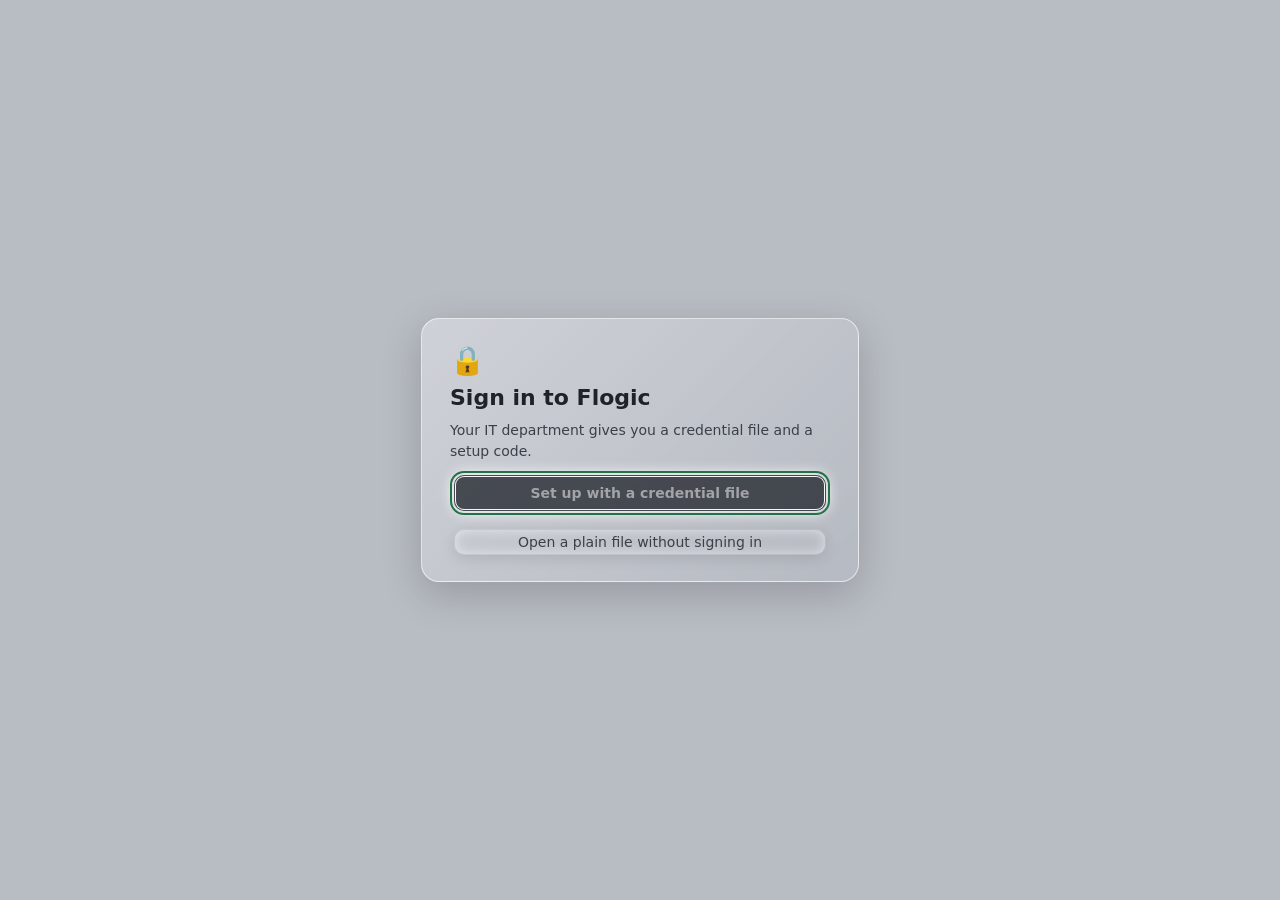
<file: DataPage/flogic.html>
<!DOCTYPE html>

<!--
    ==========================================================

        THE NANDO NOTES  -  flogic.html

        This file is the SKELETON of the page.
        It says WHAT is on the page.

            flogic.html   =  what's there     (skeleton)
            flogicI.css   =  how it looks     (clothes)
            flogicI.js   =  what it does     (brain)

    ==========================================================


    The line at the very top  (<!DOCTYPE html>)  MUST stay first.
    It tells the browser:  "this is a normal, modern web page."
-->


<html lang="en">



<!--
    ----------------------------------------------------------

        THE HEAD

        Stuff the browser needs to know.
        You can't SEE any of this on the page.

    ----------------------------------------------------------
-->

<head>

    <!--  Lets the page show any letter or symbol  (é, ñ, ✓, 😀)  -->
    <meta charset="UTF-8">

    <!--  Makes the page fit on phones  -->
    <meta name="viewport" content="width=device-width, initial-scale=1.0">

    <!--  The words on the browser tab  -->
    <title>Flogic</title>

    <!--  Put on the clothes  (flogicI.css)  -->
    <link rel="stylesheet" href="flogicI.css">

    <!--  The dashboard's clothes  (dashI.css)  -->
    <link rel="stylesheet" href="dashI.css">

    <!--  The checks' clothes:  the [Checks] square and its panel  (checksI.css)  -->
    <link rel="stylesheet" href="checksI.css">

    <!--  The stations' clothes:  the folder tabs,  the turn,  the Ticket station  (stationsI.css)  -->
    <link rel="stylesheet" href="stationsI.css">

    <!--  The vault's clothes:  the unlock card and the Lock chip  (vaultI.css)  -->
    <link rel="stylesheet" href="vaultI.css">

</head>



<!--
    ----------------------------------------------------------

        THE BODY

        Everything you can SEE on the page.
        It goes top to bottom, in this order.

        Each piece has a name tag:   id="..."
        The brain (flogicI.js) uses the name tag to find it.

    ----------------------------------------------------------
-->

<body>



    <!--
        The "bending glass" for the Neo-Dark theme  (see "NEO-DARK:  THE BENDING GLASS" in flogicI.css).
        An SVG filter:  a recipe for changing a picture.  This one bends it:
          feTurbulence      =  makes soft, wavy noise  (like the ripples in thick glass)
          feDisplacementMap =  pushes every pixel by how bright the noise is there
                               (red  ->  sideways,  green  ->  up and down,  up to 15 pixels each way)
        width="0" height="0"  =  takes up no space:  it's only a recipe,  nothing to see.
    -->

    <svg width="0" height="0" style="position: absolute" aria-hidden="true" focusable="false">
        <filter id="glassWarp" x="0" y="0" width="100%" height="100%" color-interpolation-filters="sRGB">
            <feTurbulence type="fractalNoise" baseFrequency="0.009 0.013" numOctaves="2" seed="7" result="ripples"/>
            <feDisplacementMap in="SourceGraphic" in2="ripples" scale="30" xChannelSelector="R" yChannelSelector="G"/>
        </filter>
    </svg>



    <!--
        0.  THE THEME CHIP   (top-left corner)

            A small dark glass rectangle,  in the color of the theme
            you're using right now.  Click it  ->  it UNFOLDS into the theme menu.

            "aria-..."  =  notes for screen readers,
                           so they know it opens a menu.
    -->

    <button id="themeChip" title="Theme: Neo-Neutral" aria-haspopup="true" aria-expanded="false" aria-controls="themeMenu"></button>


    <!--
        The theme menu:  a tiny glass chessboard.
        It sits right on top of the chip, folded down to the chip's size,
        and grows out of it.
        class="folded closed"  =  it starts folded up, and out of sight.

        The brain fills in the list of themes.
    -->

    <div id="themeMenu" class="folded closed" role="menu" aria-label="Themes">
        <p class="menu-title">Theme</p>
        <div id="themeList"></div>
    </div>



    <!--  1.  The big title  -->

    <h1>Flogic</h1>



    <!--
        2.  The FILE BAR:   [ Choose File ] [ the aimbot window ] [ Query ]

            The "Choose File" button opens the real file picker  (the input),
            which sits out of sight.

            type="file"          ->  makes it a "pick a file" picker
            accept=".csv,.xlsx,.sql"  ->  only shows CSV,  Excel,  and SQL files when you pick

            The AIMBOT window  (the snap menu):  search for something,
            and it locks onto a match.  ◀ ▶  snap the sheet right to it.
            The "scope" in the middle shows the 9 cells around the match.
            (The brain fills it all in.)

        Under the bar:   "Reading from...  sales.csv"   (hidden until a file is open)

        Then the badge  ("XLSX SPREADSHEET",  for an Excel file),
        and the sheet tabs  (when the Excel file has more than one sheet).
        (Both hidden for a CSV.  The brain fills them in.)
    -->

    <div id="fileArea">

        <div id="fileBar">
            <button id="chooseBtn" type="button">Choose File</button>
            <input type="file" id="csvFileInput" accept=".csv,.xlsx,.sql" tabindex="-1" aria-hidden="true">

            <div id="aimbot" role="group" aria-label="Snap to search matches">
                <div class="aim-head">
                    <span id="aimCount">No search</span>
                    <span id="aimWhere"></span>
                    <button id="aimRowBtn" type="button" aria-expanded="false" aria-controls="aimRow" title="Read the match's full text, and its whole row" disabled>Details ▾</button>
                </div>
                <div class="aim-body">
                    <button id="aimPrev" type="button" aria-label="Previous match" disabled>◀</button>
                    <div id="aimScope" title="Snap to this match"></div>
                    <button id="aimNext" type="button" aria-label="Next match" disabled>▶</button>
                </div>
            </div>

            <!--  ASK:  ask the open file a question  (in plain words,  by picking,  or in SQL).  It unfolds the query menu,  below.  -->
            <button id="queryBtn" type="button" aria-haspopup="dialog" aria-expanded="false" aria-controls="queryMenu" title="Ask the open file a question:  in your own words,  by picking,  or in SQL" disabled>Ask</button>
        </div>

        <!--  THE QUERY MENU,  when you press "Ask".  It unfolds out of the button.   3 ways to ask,  always in step:
                1.  TRY:  ready questions about THIS file   (one press:  the answer).
                2.  THE SENTENCE   (the builder):   Show [every column]   where [Score] [contains] [90]  sorted by ...
                    Show and where are always there,  glowing a little  (that's where you start).
                    The parts you don't use wait on one line  ("+ for each ...").
                    Under it:  how many rows you'd get,  and the question in plain words  (before you ask).
                3.  THE SQL it writes for you.   WRITE IT MYSELF  =  type your own  (SQL,  or plain words:  the sentence waits).
              Then "Show answer":  the ANSWER takes the window's place  ("← Back to file" brings the file back).
              FIX MY TYPOS  (on at the start)  =  small SQL mistakes get fixed,  and you're told what changed
              (in amber if a fix left a condition out:  that answer has rows you meant to keep out).
              class="folded closed"  =  it starts folded up,  and out of sight.
              (The brain fills in the "Try:" line and the sentence.)  -->
        <div id="queryMenu" class="folded closed" role="dialog" aria-label="Ask the open file a question">
            <div class="query-head">
                <span id="queryTitle">Ask</span>
                <button id="queryClose" type="button" aria-label="Close">×</button>
            </div>
            <div id="queryTry" role="group" aria-label="Ready questions about this file"></div>
            <div id="queryBuilder" role="group" aria-label="Pick your question"></div>
            <p id="queryMeaning" aria-live="polite"></p>
            <div class="query-sql-head">
                <span class="query-sql-label">SQL</span>
                <label class="query-option" title="Small SQL mistakes get fixed  (a typo,  a missing FROM,  words without quotes ...),  and you're told what changed">
                    <input type="checkbox" id="queryFlex" checked> Fix my typos
                </label>
                <label class="query-option" title="Type your own SQL  (or plain words).   The sentence waits while you do  (click it to go back to it).">
                    <input type="checkbox" id="queryType"> Write it myself
                </label>
                <span id="querySqlNote">writes itself as you pick</span>
            </div>
            <textarea id="querySql" spellcheck="false" autocomplete="off" rows="4" aria-label="The question in SQL" placeholder="SQL,  or plain words.   Enter = show the answer,  Shift + Enter = a new line"></textarea>
            <!--  It ASKS first:  "Did you mean ...?"  (plain words with a word left over),  or leaving "Write it myself"
                  when part of your SQL doesn't fit the sentence.  -->
            <div id="queryAsk" role="alertdialog" aria-live="polite" hidden>
                <span id="queryAskWords"></span>
                <button id="queryAskYes" type="button">Drop them</button>
                <button id="queryAskNo" type="button">Keep writing</button>
            </div>
            <!--  What "Fix my typos" fixed  (and what a fix left out:  in amber)  -->
            <div id="queryFixes" hidden></div>
            <div class="query-foot">
                <button id="queryRun" type="button" title="Show the answer  (Enter)">Show answer ▶</button>
                <button id="queryCopy" type="button">Copy SQL</button>
                <button id="queryExport" type="button" title="Download the answer as a CSV file" disabled>Save as CSV</button>
                <span id="queryStatus" role="status" aria-live="polite"></span>
            </div>
        </div>

    </div>

    <p id="readingFrom" hidden>Reading from<span class="dots" aria-hidden="true"><span>.</span><span>.</span><span>.</span></span> <span id="readingName"></span></p>

    <div id="fileBadge" hidden></div>
    <div id="sheetTabs" role="tablist" aria-label="Sheets" hidden></div>



    <!--
        3.  The search bar

            "disabled"  =  turned OFF.
            It turns ON after you pick a file.
            (Nothing to search yet!)
    -->

    <input type="search" id="searchInput" placeholder="Search text, numbers, or characters..." disabled>



    <!--
        4.  The little words that say where you are

            Like:   "Rows 16–30 of 240"
    -->

    <p id="status">Pick a CSV file to get started.</p>



    <!--
        5.  "Drag mode"  +  "Spreadsheet View" / "CSV View"
            ("Go to row" lives in the sheet's bottom-left corner:  see 6.)

            "hidden"  =  you can't see it yet.
            It shows up after you pick a file.

            DRAG MODE:  hold on the sheet and drag,  any direction.  Let go  ->  it stops.
            (Like the middle-click scroll on Windows,  for every mouse,  trackpad,  and phone.)
            aria-pressed  =  tells screen readers it's an on/off switch,  and which one it is now.

            SPREADSHEET VIEW  /  CSV VIEW:  flips the window between the CSV look
            and the spreadsheet look  (like Excel:  letters on top,  Excel's row numbers).
            The brain changes its words to say which look you'd flip TO.
    -->

    <div id="controls" hidden>
        <button id="backBtn" type="button" title="Put the answer away,  and show the file again" hidden>← Back to file</button>
        <button id="dragBtn" type="button" aria-pressed="false" title="Drag mode: hold on the sheet and drag, any direction">Drag mode</button>
        <button id="viewBtn" type="button" title="Flip between the spreadsheet look (like Excel) and the CSV look">Spreadsheet View</button>
    </div>



    <!--
        6.  THE GLASS WINDOW   (the star of the show)

            It works like a mini Excel sheet:

                "output"  =  the window frame.
                "header"  =  row 0: the column names.  Stuck to the top.
                "rows"    =  all the other rows, under the header.

            It's empty for now.
            The brain fills it in after you pick a file.

            "sheet"  =  a frame around the window,  just so "Go to row" can sit
            in its bottom-left corner  (a quiet,  sometimes-handy tool:  out of the way).
            type="number"  ->  the box only takes numbers
    -->

    <div id="sheet">
        <div id="output">
            <div id="header"></div>
            <div id="rows"></div>
        </div>
        <div id="jumpBar" hidden>
            <input type="number" id="jumpInput" min="1" placeholder="Row #" aria-label="Row number">
            <button id="jumpBtn" type="button">Go to row</button>
        </div>
    </div>


    <!--
        THE TICKET VIEWER   (the "Details" drawer)

            Click a cell  (or press "Details ▾" in the snap menu)  ->  it slides in from the RIGHT edge of the screen:
                1.  The cell's FULL text,  big and easy to read  (the "focus" card).
                2.  Its whole row:  every column's name and value.
            It's glued to the screen,  not the page:  wherever you've scrolled,  and in focus mode,  it's right there.
            (The brain fills it in.)
    -->

    <div id="aimRow" role="region" aria-label="The ticket's details" tabindex="-1" hidden>
        <div class="row-head">
            <span id="aimRowTitle"></span>
            <button id="aimRowClose" type="button" aria-label="Close the details">×</button>
        </div>
        <div id="aimFocus">
            <div id="aimFocusName"></div>
            <div id="aimFocusText"></div>
        </div>
        <p class="row-sub">Viewing row vertically<span class="dots" aria-hidden="true"><span>.</span><span>.</span><span>.</span></span></p>
        <div id="aimRowList"></div>
    </div>

    <!--  Drag mode's ANCHOR:  a little glass dot where you pressed.  Drag away from it.  -->
    <div id="dragAnchor" hidden></div>

    <!--  The "expand?" tag:  rest the mouse on a cell for a moment,  and it shows up on its corner.
          (Click the cell  ->  the Details panel,  for that cell's whole row.)  -->
    <div id="cellTag" aria-hidden="true" hidden>expand?</div>



    <!--
        7.  The "Top" button  (bottom-right corner)

            Hidden until you scroll down.
            Click it  ->  back to the top.
    -->

    <button id="topBtn" title="Back to top" hidden>&#8593; Top</button>



    <!--
        8.  THE LOADER   (only shows up for BIG files)

            The screen clouds up, and the pie circle
            fills up all the way around while the brain works.

            role="status" + aria-live  =  screen readers read the words out loud
                                           when they change  ("Cutting it into rows...")
    -->

    <div id="loader" role="status" aria-live="polite" hidden>
        <div id="loaderPie"></div>
        <p id="loaderLabel">Loading...</p>
    </div>



    <!--
        9.  Plug in the brain  (flogicI.js)

            It goes LAST, on purpose.
            The brain needs all the pieces above to exist first,
            so it can find them.

            The 2 translators  (xlsxI.js for Excel,  sqlI.js for SQL dumps)
            and the query engine  (queryI.js)  go right before it,
            because the brain uses them.
    -->

    <script src="xlsxI.js"></script>
    <script src="sqlI.js"></script>
    <script src="queryI.js"></script>
    <script src="flogicI.js"></script>
    <script src="dashI.js"></script>      <!--  the dashboard:  it needs the brain above it,  so it goes LAST  -->
    <script src="checksI.js"></script>    <!--  CHECKS:  a saved list of questions that pass or fail  (needs the brain and Ask)  -->
    <script src="vaultcoreI.js"></script> <!--  the vault's locks and keys  (no page,  no saving)  -->
    <script src="policyI.js"></script>    <!--  the built-in rules:  short access,  the 30-day review,  the access levels  -->
    <script src="signincoreI.js"></script><!--  key files:  IT signs them,  a PIN locks your copy on this laptop  -->
    <script src="mailboxI.js"></script>   <!--  the drive folder IT shared with you  (read only)  -->
    <script src="it-signerI.js"></script> <!--  IT's PUBLIC key:  whose key files this app believes  -->
    <script src="vaultI.js"></script>     <!--  signing in,  and Lock:  it CALLS the brain and the dashboard,  so it goes after them  -->
    <script src="stationsI.js"></script>  <!--  THE STATIONS:  Sheet / Dashboard / Ticket on folder tabs.   LAST:  it moves the pieces above into place  -->



</body>
</html>
</file>
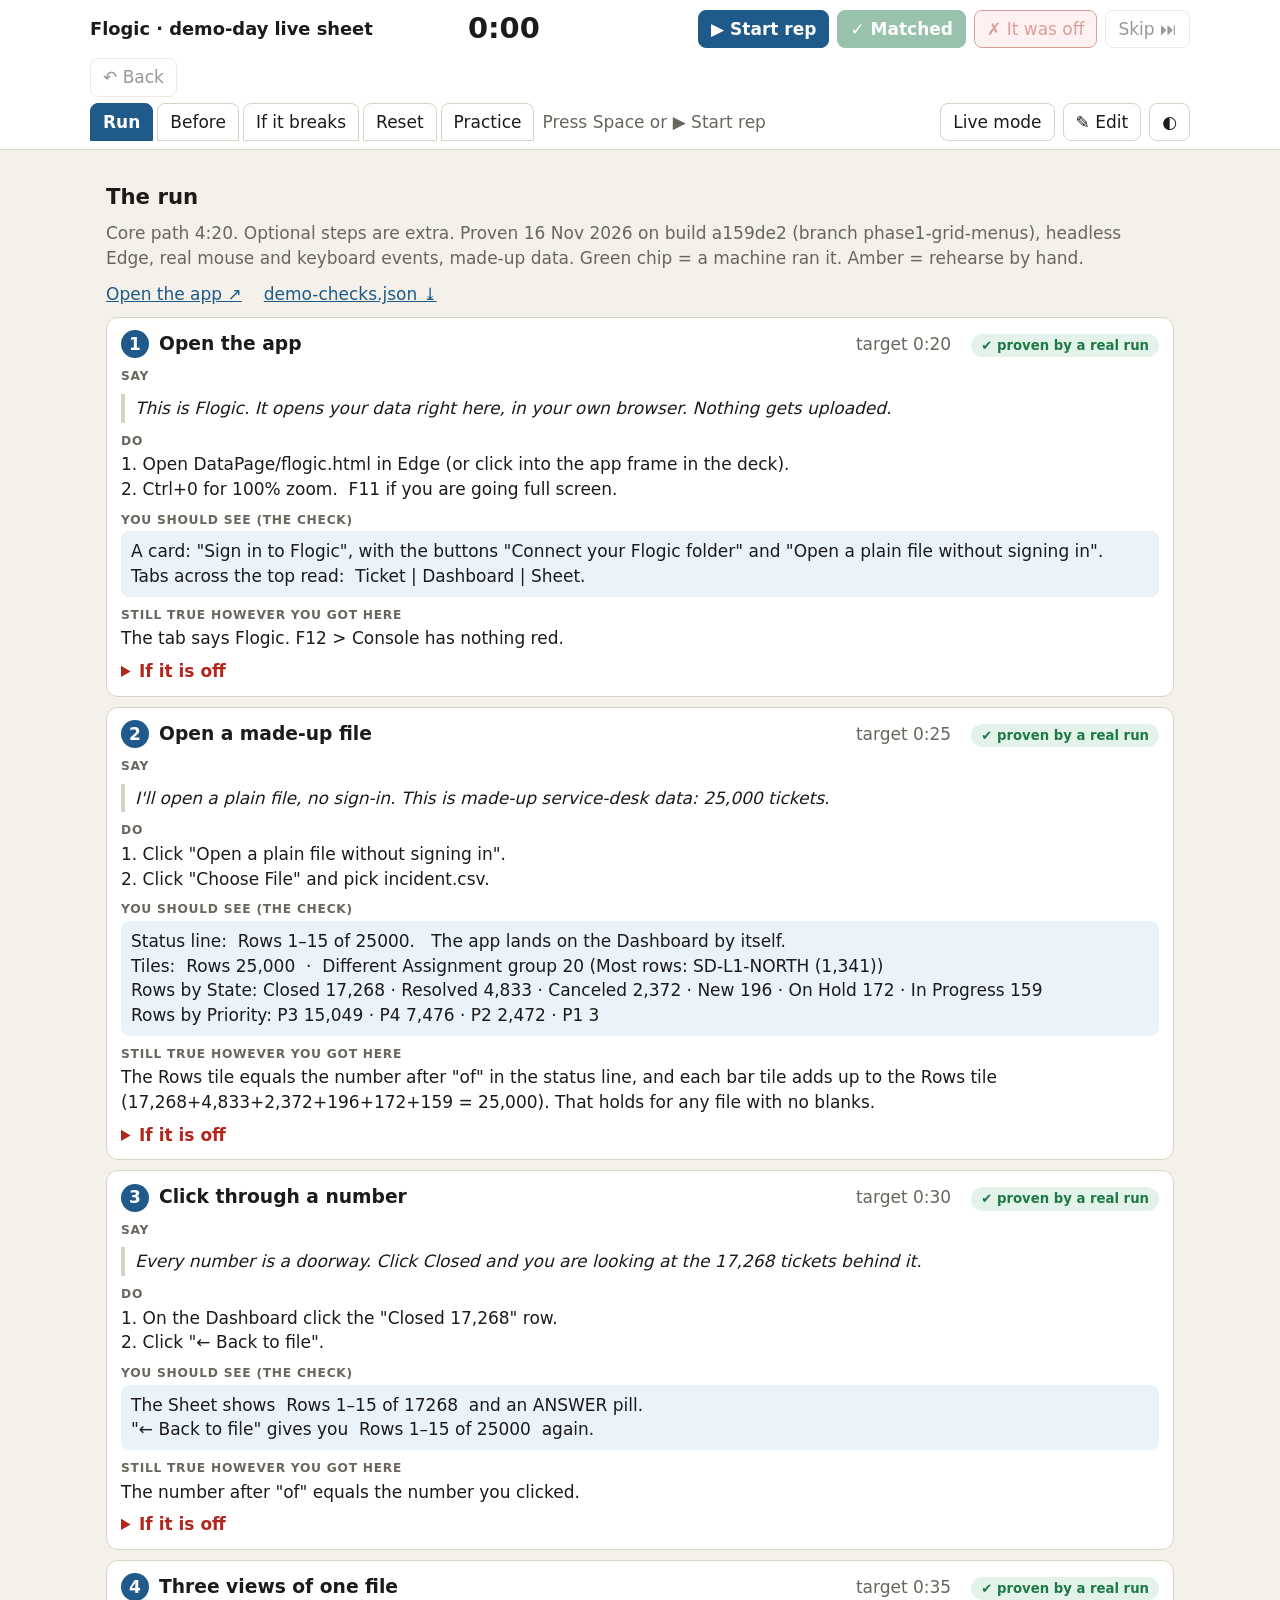
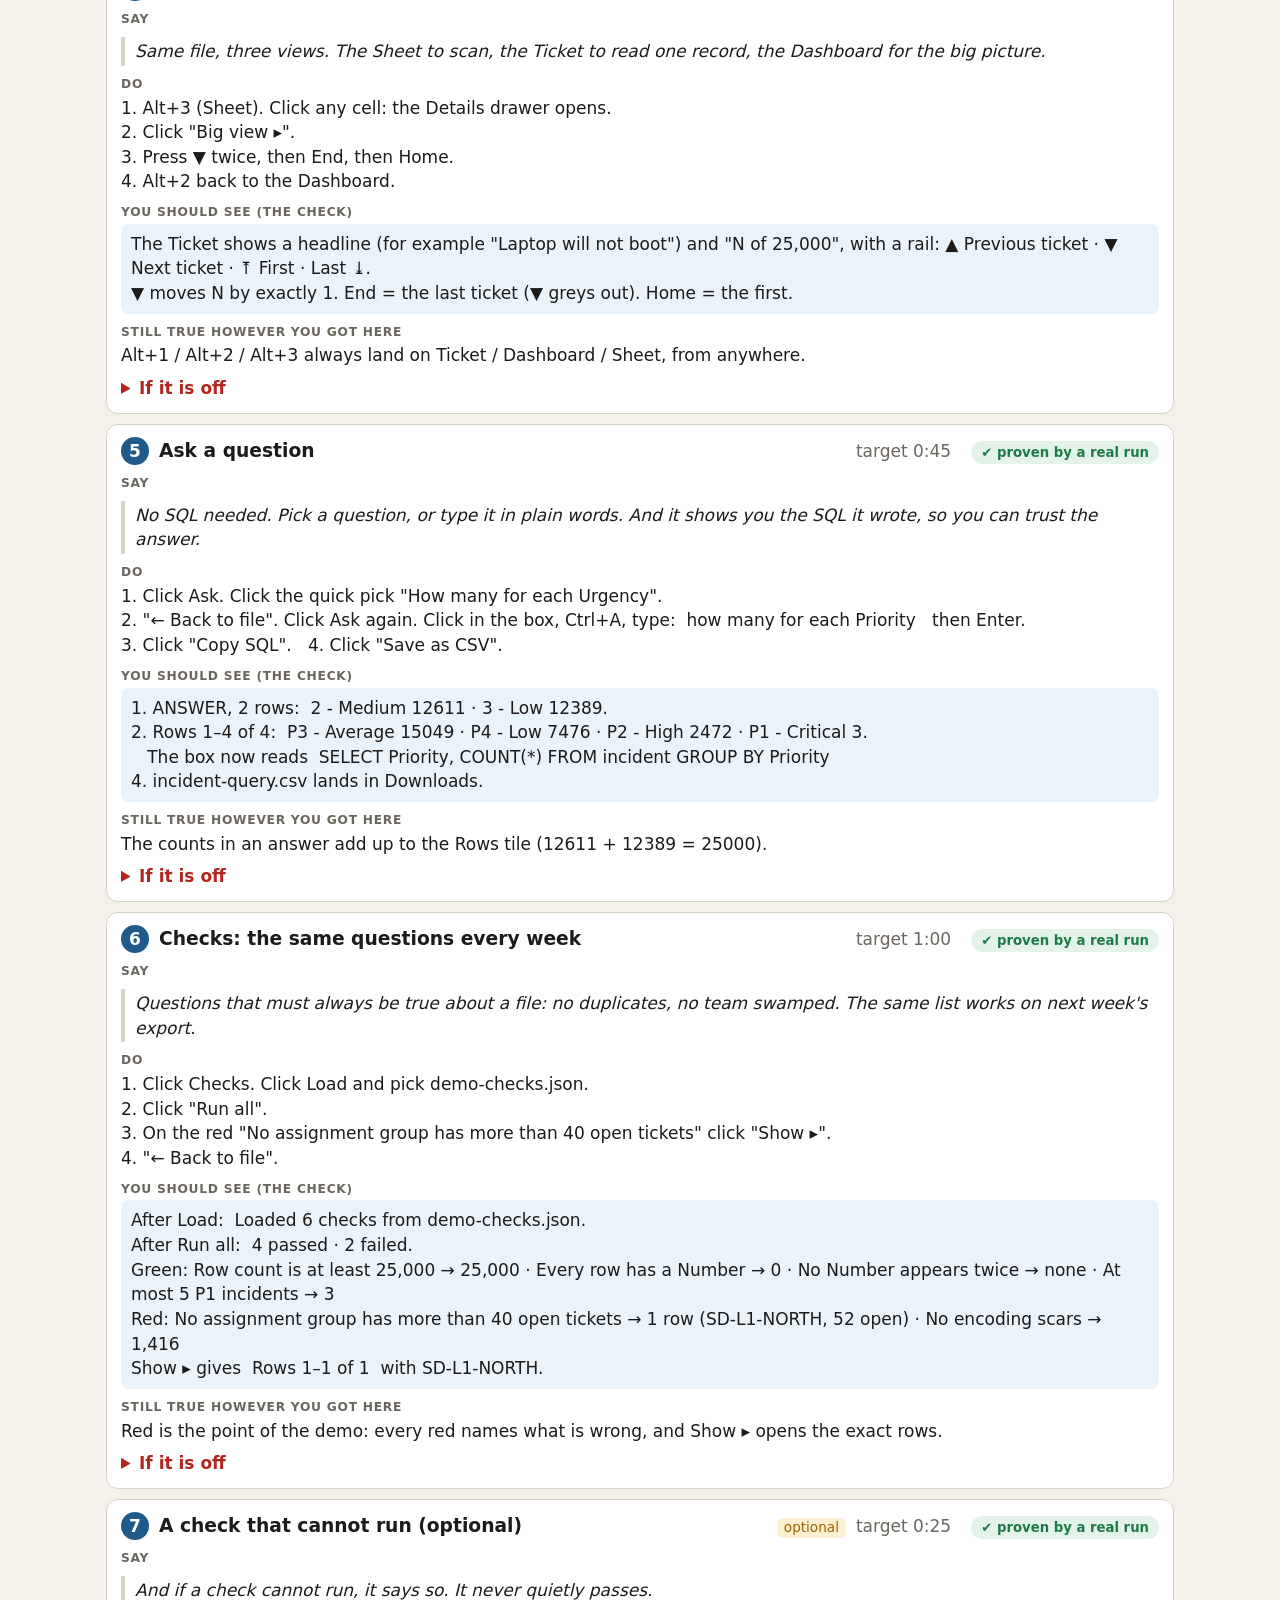
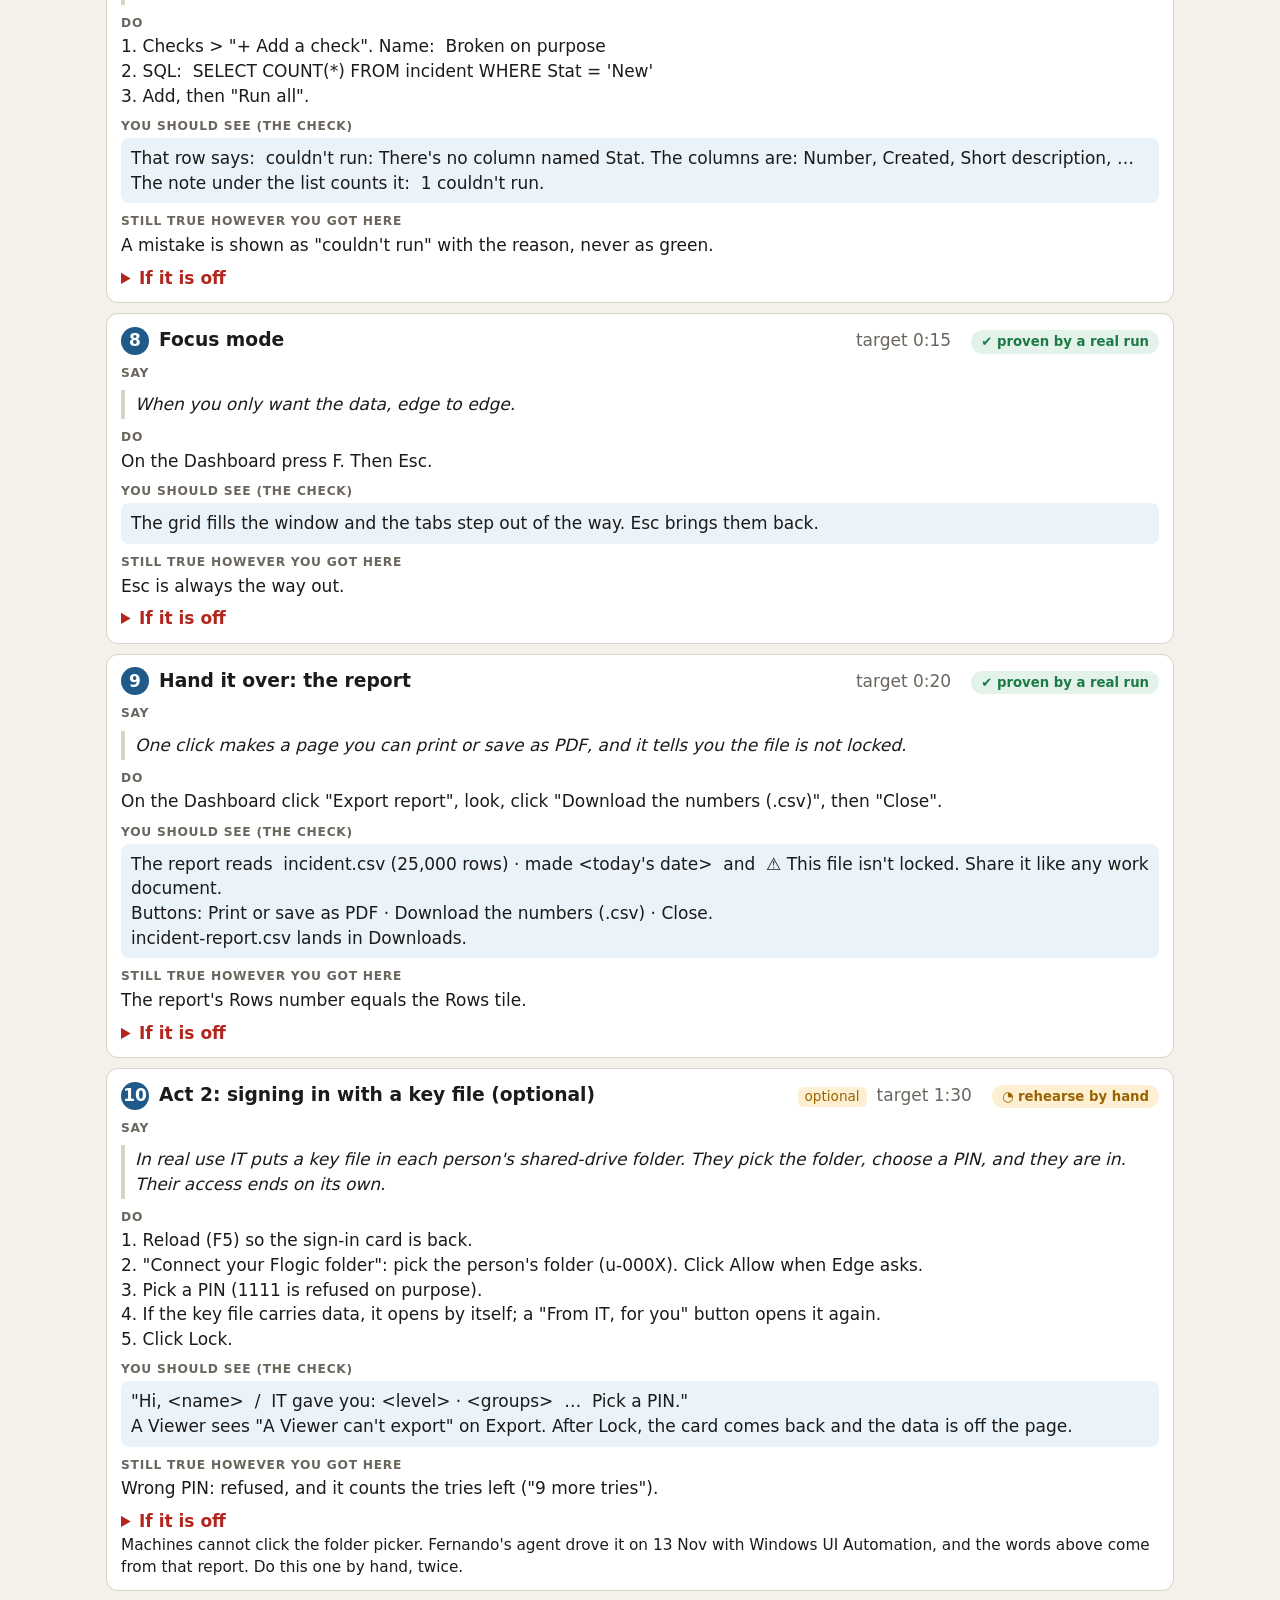
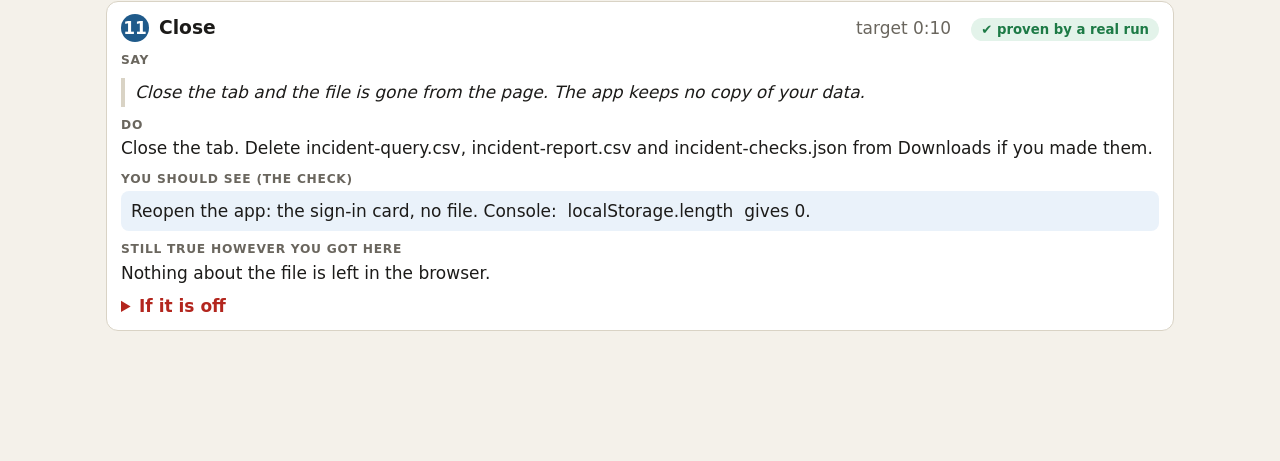
<file: demo-day/demo-sheet.html>
<!DOCTYPE html>
<html lang="en">
<head>
<meta charset="UTF-8">
<meta name="viewport" content="width=device-width, initial-scale=1">
<title>Flogic demo-day live sheet</title>
<style>
/*
    Flogic demo-day live sheet.   ONE file,  no internet,  no libraries.   Open it by double-clicking.
    Everything you read here is editable:  press  Edit.   Your edits are kept in THIS browser,
    and "Save my edits" makes a file you can carry to another device.
*/
:root {
    --bg: #f4f1ea;  --card: #ffffff;  --ink: #1c1b19;  --dim: #6a665e;  --line: #d9d3c5;
    --accent: #1f5a8a;  --accent-ink: #ffffff;
    --good: #1d7a46;  --good-bg: #e3f3ea;
    --warn: #9a6200;  --warn-bg: #fdf0d2;
    --bad: #b3261e;   --bad-bg: #fbe4e2;
    --see: #eaf2fa;   --code: #1d2530;  --code-ink: #e8edf3;
}
@media (prefers-color-scheme: dark) {
    :root:not([data-theme="light"]) {
        --bg: #16171a;  --card: #202226;  --ink: #ecebe7;  --dim: #a19d93;  --line: #3a3d44;
        --accent: #6fb1e6;  --accent-ink: #0d1a26;
        --good: #6fd39a;  --good-bg: #17301f;
        --warn: #f0c26a;  --warn-bg: #33290f;
        --bad: #ff8d84;   --bad-bg: #3a1a18;
        --see: #1a2733;   --code: #0f1115;  --code-ink: #e8edf3;
    }
}
:root[data-theme="dark"] {
    --bg: #16171a;  --card: #202226;  --ink: #ecebe7;  --dim: #a19d93;  --line: #3a3d44;
    --accent: #6fb1e6;  --accent-ink: #0d1a26;
    --good: #6fd39a;  --good-bg: #17301f;
    --warn: #f0c26a;  --warn-bg: #33290f;
    --bad: #ff8d84;   --bad-bg: #3a1a18;
    --see: #1a2733;   --code: #0f1115;  --code-ink: #e8edf3;
}
* { box-sizing: border-box; }
html { font-size: 17px; scroll-padding-top: 150px; }
.card { scroll-margin-top: 150px; }          /* a card that scrolls to the top lands BELOW the sticky bar, not under it */
body { margin: 0; background: var(--bg); color: var(--ink); font-family: "Segoe UI", system-ui, sans-serif; line-height: 1.45; }
button { font: inherit; color: inherit; cursor: pointer; border: 1px solid var(--line); background: var(--card); border-radius: 8px; padding: 6px 12px; min-height: 34px; }
button:hover { border-color: var(--accent); }
button.primary { background: var(--accent); color: var(--accent-ink); border-color: var(--accent); font-weight: 600; }
button.good { background: var(--good); color: #fff; border-color: var(--good); font-weight: 600; }
button.bad  { background: var(--bad-bg); color: var(--bad); border-color: var(--bad); }
button:disabled { opacity: .45; cursor: default; }
a { color: var(--accent); }

/* ---------- top bar ---------- */
#bar { position: sticky; top: 0; z-index: 10; background: var(--card); border-bottom: 1px solid var(--line); padding: 8px 16px; }
#row1, #row2 { display: flex; flex-wrap: wrap; align-items: center; gap: 8px; max-width: 1100px; margin: 0 auto; }
#row2 { margin-top: 6px; }
#title { font-weight: 700; font-size: 1.05rem; margin-right: auto; }
#clock { font-variant-numeric: tabular-nums; font-size: 1.7rem; font-weight: 700; min-width: 4.2ch; }
#lap   { font-variant-numeric: tabular-nums; color: var(--dim); min-width: 12ch; }
#lap.over { color: var(--bad); font-weight: 700; }
#now { flex: 1 1 200px; color: var(--dim); white-space: nowrap; overflow: hidden; text-overflow: ellipsis; }
nav { display: flex; gap: 4px; flex-wrap: wrap; }
nav button { border-radius: 8px 8px 0 0; }
nav button[aria-selected="true"] { background: var(--accent); color: var(--accent-ink); border-color: var(--accent); font-weight: 600; }

main { max-width: 1100px; margin: 0 auto; padding: 14px 16px 120px; }
.pane { display: none; }
.pane.on { display: block; }
h2 { margin: 18px 0 8px; font-size: 1.25rem; }
.lede { color: var(--dim); margin: 4px 0 12px; }

/* ---------- cards ---------- */
.card { background: var(--card); border: 1px solid var(--line); border-radius: 12px; padding: 12px 14px; margin: 10px 0; }
.card.active { border: 2px solid var(--accent); box-shadow: 0 0 0 3px color-mix(in srgb, var(--accent) 22%, transparent); }
.card.done { opacity: .72; }
.card.missed { border-color: var(--bad); }
.head { display: flex; align-items: baseline; gap: 10px; flex-wrap: wrap; }
.num { background: var(--accent); color: var(--accent-ink); border-radius: 999px; min-width: 28px; height: 28px; display: inline-grid; place-items: center; font-weight: 700; flex: none; }
.ttl { font-weight: 700; font-size: 1.1rem; flex: 1 1 200px; }
.secs { color: var(--dim); font-variant-numeric: tabular-nums; }
.opt { background: var(--warn-bg); color: var(--warn); border-radius: 6px; padding: 0 7px; font-size: .8rem; }
.lapnote { font-variant-numeric: tabular-nums; font-size: .9rem; }
.lapnote.ok { color: var(--good); } .lapnote.no { color: var(--bad); }
.lbl { font-size: .72rem; font-weight: 700; letter-spacing: .06em; text-transform: uppercase; color: var(--dim); margin: 10px 0 2px; }
.say { font-style: italic; border-left: 4px solid var(--line); padding: 2px 10px; margin: 8px 0 0; }
.do { white-space: pre-wrap; }
.see { white-space: pre-wrap; background: var(--see); border-radius: 8px; padding: 8px 10px; }
.any { white-space: pre-wrap; }
details.off { margin-top: 8px; }
details.off summary { cursor: pointer; color: var(--bad); font-weight: 600; }
.offtxt { white-space: pre-wrap; background: var(--bad-bg); border-radius: 8px; padding: 8px 10px; margin-top: 4px; }
.body { white-space: pre-wrap; margin-top: 6px; }
.chip { display: inline-block; border-radius: 999px; padding: 1px 9px; font-size: .78rem; font-weight: 600; border: 1px solid transparent; user-select: none; }
.chip.tested { background: var(--good-bg); color: var(--good); }
.chip.hand   { background: var(--warn-bg); color: var(--warn); }
.tag { display: inline-block; border-radius: 6px; padding: 0 8px; font-size: .78rem; background: var(--see); color: var(--accent); font-weight: 600; }
pre.code { background: var(--code); color: var(--code-ink); border-radius: 8px; padding: 10px 12px; margin: 8px 0 0; overflow-x: auto; white-space: pre-wrap; word-break: break-word; font: .86rem/1.45 Consolas, "Cascadia Mono", monospace; }
.codewrap { position: relative; }
.copy { position: absolute; top: 14px; right: 6px; min-height: 26px; padding: 0 8px; font-size: .78rem; }
.check { display: flex; gap: 10px; align-items: flex-start; }
.check input[type=checkbox] { width: 22px; height: 22px; margin-top: 3px; flex: none; }
.keygrid { display: grid; grid-template-columns: 1fr 1fr; gap: 0; border: 1px solid var(--line); border-radius: 10px; overflow: hidden; background: var(--card); }
.keygrid > div { padding: 5px 10px; border-bottom: 1px solid var(--line); }
.keygrid > div:nth-child(odd) { color: var(--dim); }
.keygrid .itembar { grid-column: 1 / -1; background: var(--see); }
.ctl { display: flex; flex-wrap: wrap; gap: 8px; margin: 8px 0; }

/* ---------- edit mode ---------- */
body.editing [data-f] { outline: 1px dashed var(--accent); outline-offset: 2px; min-height: 1.3em; border-radius: 3px; cursor: text; }
body.editing [data-f]:focus { outline: 2px solid var(--accent); background: color-mix(in srgb, var(--accent) 10%, transparent); }
.itembar { display: none; gap: 6px; margin-top: 8px; }
body.editing .itembar { display: flex; }
.itembar button { min-height: 28px; padding: 0 9px; font-size: .85rem; }
body.editing .chip { cursor: pointer; }

/* ---------- live mode: bigger, quieter ---------- */
body.live { font-size: 1.12rem; }
body.live .practice-only, body.live .secs, body.live .chip, body.live .lapnote { display: none; }
body.live .see { font-size: 1.1em; }
body.live details.off:not([open]) summary { opacity: .7; }

#toast { position: fixed; left: 50%; bottom: 22px; transform: translateX(-50%); background: var(--ink); color: var(--bg); padding: 8px 16px; border-radius: 999px; opacity: 0; transition: opacity .25s; pointer-events: none; z-index: 30; }
#toast.on { opacity: .95; }
table.reps { border-collapse: collapse; width: 100%; background: var(--card); border: 1px solid var(--line); border-radius: 10px; }
table.reps th, table.reps td { text-align: left; padding: 6px 10px; border-bottom: 1px solid var(--line); font-variant-numeric: tabular-nums; }
@media print { #bar, .itembar, .copy, .ctl { display: none !important; } .pane { display: block !important; } body { background: #fff; } }
@media (max-width: 640px) { html { font-size: 16px; } #clock { font-size: 1.4rem; } .keygrid { grid-template-columns: 1fr; } }
</style>
</head>
<body>

<header id="bar">
    <div id="row1">
        <span id="title">Flogic · demo-day live sheet</span>
        <span id="clock">0:00</span>
        <span id="lap"></span>
        <button id="bStart" class="primary" title="Space">▶ Start rep</button>
        <button id="bOk" class="good" title="Space or →" disabled>✓ Matched</button>
        <button id="bOff" class="bad" title="X" disabled>✗ It was off</button>
        <button id="bSkip" title="S" disabled>Skip ⏭</button>
        <button id="bBack" title="←" disabled>↶ Back</button>
    </div>
    <div id="row2">
        <nav id="tabs" role="tablist"></nav>
        <span id="now"></span>
        <button id="bLive" title="L">Live mode</button>
        <button id="bEdit" title="Edit every word on this sheet">✎ Edit</button>
        <button id="bTheme" title="Light / dark">◐</button>
    </div>
</header>

<main>
    <section id="p-run" class="pane"></section>
    <section id="p-before" class="pane"></section>
    <section id="p-breaks" class="pane"></section>
    <section id="p-reset" class="pane"></section>
    <section id="p-practice" class="pane"></section>
</main>
<div id="toast"></div>
<input type="file" id="fileIn" accept=".json,application/json" hidden>

<script>
'use strict';
/*
    HOW THIS PAGE IS BUILT   (so you can change it)
      DEFAULT  =  every word you read.   Edit mode changes the SAVED copy,  not this list.
      "Reset sheet to built-in"  throws your edits away and goes back to DEFAULT.
      Each item has  proof:  'tested'  =  I ran it in a real browser on 16 Nov 2026 and it did exactly this,
                             'hand'    =  read from the code or the notes,  NOT run by a machine:  rehearse it.
      {BS}  stands for a backslash in DEFAULT  (it is turned into a real one before you see it).
*/
const NL = String.fromCharCode(10);
const BS = String.fromCharCode(92);
const KEY = 'flogic-demo-sheet-v1';
const REPS_KEY = 'flogic-demo-sheet-reps-v1';
const DONE_KEY = 'flogic-demo-sheet-ticks-v1';

const DEFAULT = {
meta: { proven: 'Proven 16 Nov 2026 on build a159de2 (branch phase1-grid-menus), headless Edge, real mouse and keyboard events, made-up data.' },

steps: [
{ t: 'Open the app', secs: 20, proof: 'tested',
  say: 'This is Flogic. It opens your data right here, in your own browser. Nothing gets uploaded.',
  do: `1. Open DataPage/flogic.html in Edge (or click into the app frame in the deck).
2. Ctrl+0 for 100% zoom.  F11 if you are going full screen.`,
  see: `A card: "Sign in to Flogic", with the buttons "Connect your Flogic folder" and "Open a plain file without signing in".
Tabs across the top read:  Ticket | Dashboard | Sheet.`,
  any: `The tab says Flogic. F12 > Console has nothing red.`,
  off: `Blank page: wrong file. It must be DataPage/flogic.html.
A person's name and "PIN" on the card: someone signed in here before. Reset tab, Level 2 (10 seconds).` },

{ t: 'Open a made-up file', secs: 25, proof: 'tested',
  say: `I'll open a plain file, no sign-in. This is made-up service-desk data: 25,000 tickets.`,
  do: `1. Click "Open a plain file without signing in".
2. Click "Choose File" and pick incident.csv.`,
  see: `Status line:  Rows 1–15 of 25000.   The app lands on the Dashboard by itself.
Tiles:  Rows 25,000  ·  Different Assignment group 20 (Most rows: SD-L1-NORTH (1,341))
Rows by State: Closed 17,268 · Resolved 4,833 · Canceled 2,372 · New 196 · On Hold 172 · In Progress 159
Rows by Priority: P3 15,049 · P4 7,476 · P2 2,472 · P1 3`,
  any: `The Rows tile equals the number after "of" in the status line, and each bar tile adds up to the Rows tile (17,268+4,833+2,372+196+172+159 = 25,000). That holds for any file with no blanks.`,
  off: `Nothing loaded: click Choose File again.
Only 4 tiles: that is the simple view. Click "Show the full dashboard (6 tiles)".
Different numbers: wrong file. Compare with the answer key (Before tab).
The file MUST be called incident.csv exactly. "incident (1).csv" breaks the Checks (Drill 3).` },

{ t: 'Click through a number', secs: 30, proof: 'tested',
  say: 'Every number is a doorway. Click Closed and you are looking at the 17,268 tickets behind it.',
  do: `1. On the Dashboard click the "Closed 17,268" row.
2. Click "← Back to file".`,
  see: `The Sheet shows  Rows 1–15 of 17268  and an ANSWER pill.
"← Back to file" gives you  Rows 1–15 of 25000  again.`,
  any: `The number after "of" equals the number you clicked.`,
  off: `Nothing opened: click the words, not the empty bar.
Lost? Alt+2 is always the Dashboard.` },

{ t: 'Three views of one file', secs: 35, proof: 'tested',
  say: 'Same file, three views. The Sheet to scan, the Ticket to read one record, the Dashboard for the big picture.',
  do: `1. Alt+3 (Sheet). Click any cell: the Details drawer opens.
2. Click "Big view ▸".
3. Press ▼ twice, then End, then Home.
4. Alt+2 back to the Dashboard.`,
  see: `The Ticket shows a headline (for example "Laptop will not boot") and "N of 25,000", with a rail: ▲ Previous ticket · ▼ Next ticket · ⤒ First · Last ⤓.
▼ moves N by exactly 1. End = the last ticket (▼ greys out). Home = the first.`,
  any: `Alt+1 / Alt+2 / Alt+3 always land on Ticket / Dashboard / Sheet, from anywhere.`,
  off: `Keys do nothing: click an empty part of the page first (the keyboard may be inside a box).
The drawer is in the way: click "Details ▾" to close it.` },

{ t: 'Ask a question', secs: 45, proof: 'tested',
  say: 'No SQL needed. Pick a question, or type it in plain words. And it shows you the SQL it wrote, so you can trust the answer.',
  do: `1. Click Ask. Click the quick pick "How many for each Urgency".
2. "← Back to file". Click Ask again. Click in the box, Ctrl+A, type:  how many for each Priority   then Enter.
3. Click "Copy SQL".   4. Click "Save as CSV".`,
  see: `1. ANSWER, 2 rows:  2 - Medium 12611 · 3 - Low 12389.
2. Rows 1–4 of 4:  P3 - Average 15049 · P4 - Low 7476 · P2 - High 2472 · P1 - Critical 3.
   The box now reads  SELECT Priority, COUNT(*) FROM incident GROUP BY Priority
4. incident-query.csv lands in Downloads.`,
  any: `The counts in an answer add up to the Rows tile (12611 + 12389 = 25000).`,
  off: `The Ask menu folds away after every pick. That is normal: click Ask again.
The box starts filled with "SELECT * FROM incident". Ctrl+A first, or your words get glued onto it.
Enter did nothing: click "Show answer ▶".` },

{ t: 'Checks: the same questions every week', secs: 60, proof: 'tested',
  say: 'Questions that must always be true about a file: no duplicates, no team swamped. The same list works on next week\'s export.',
  do: `1. Click Checks. Click Load and pick demo-checks.json.
2. Click "Run all".
3. On the red "No assignment group has more than 40 open tickets" click "Show ▸".
4. "← Back to file".`,
  see: `After Load:  Loaded 6 checks from demo-checks.json.
After Run all:  4 passed · 2 failed.
Green: Row count is at least 25,000 → 25,000 · Every row has a Number → 0 · No Number appears twice → none · At most 5 P1 incidents → 3
Red: No assignment group has more than 40 open tickets → 1 row (SD-L1-NORTH, 52 open) · No encoding scars → 1,416
Show ▸ gives  Rows 1–1 of 1  with SD-L1-NORTH.`,
  any: `Red is the point of the demo: every red names what is wrong, and Show ▸ opens the exact rows.`,
  off: `"Not run on this file yet": click Run all.
Everything says "couldn't run: There's no table named incident": the file is not named incident.csv (the table IS the file's name). Open the right file, or in demo-checks.json replace  incident  with your file's name.
No file to Load? Skip it: opening Checks on a fresh file offers 5 suggested checks. Run all gives 3 passed · 2 failed.` },

{ t: 'A check that cannot run (optional)', secs: 25, opt: true, proof: 'tested',
  say: 'And if a check cannot run, it says so. It never quietly passes.',
  do: `1. Checks > "+ Add a check". Name:  Broken on purpose
2. SQL:  SELECT COUNT(*) FROM incident WHERE Stat = 'New'
3. Add, then "Run all".`,
  see: `That row says:  couldn't run: There's no column named Stat. The columns are: Number, Created, Short description, …
The note under the list counts it:  1 couldn't run.`,
  any: `A mistake is shown as "couldn't run" with the reason, never as green.`,
  off: `Typing slow? Skip this step. It is optional.` },

{ t: 'Focus mode', secs: 15, proof: 'tested',
  say: 'When you only want the data, edge to edge.',
  do: `On the Dashboard press F. Then Esc.`,
  see: `The grid fills the window and the tabs step out of the way. Esc brings them back.`,
  any: `Esc is always the way out.`,
  off: `F typed into a box: click an empty part of the page first.
Stuck: Esc, or F5.` },

{ t: 'Hand it over: the report', secs: 20, proof: 'tested',
  say: 'One click makes a page you can print or save as PDF, and it tells you the file is not locked.',
  do: `On the Dashboard click "Export report", look, click "Download the numbers (.csv)", then "Close".`,
  see: `The report reads  incident.csv (25,000 rows) · made <today's date>  and  ⚠ This file isn't locked. Share it like any work document.
Buttons: Print or save as PDF · Download the numbers (.csv) · Close.
incident-report.csv lands in Downloads.`,
  any: `The report's Rows number equals the Rows tile.`,
  off: `No download: Ctrl+J shows Edge's downloads. Edge may be asking about the file.` },

{ t: 'Act 2: signing in with a key file (optional)', secs: 90, opt: true, proof: 'hand',
  say: 'In real use IT puts a key file in each person\'s shared-drive folder. They pick the folder, choose a PIN, and they are in. Their access ends on its own.',
  do: `1. Reload (F5) so the sign-in card is back.
2. "Connect your Flogic folder": pick the person's folder (u-000X). Click Allow when Edge asks.
3. Pick a PIN (1111 is refused on purpose).
4. If the key file carries data, it opens by itself; a "From IT, for you" button opens it again.
5. Click Lock.`,
  see: `"Hi, <name>  /  IT gave you: <level> · <groups>  …  Pick a PIN."
A Viewer sees "A Viewer can't export" on Export. After Lock, the card comes back and the data is off the page.`,
  any: `Wrong PIN: refused, and it counts the tries left ("9 more tries").`,
  off: `"Your computer's date looks wrong. It says today is …": set the date and time on this computer.
"This key file wasn't made by this company's IT. Ask IT for a new key file.": the app's trust file (DataPage/it-signerI.js) is not the one your keyring made. See Before > trust file.
"No folder picked. Click again, or drag the folder onto this page.": the picker was cancelled.
"Your access has ended …": the key file ran out. Renew it in IT's console (Before > fresh key files).
No sign-in option at all: it-signerI.js is the blank one, or the address is plain http (use file:// or localhost).`,
  note: `Machines cannot click the folder picker. Fernando's agent drove it on 13 Nov with Windows UI Automation, and the words above come from that report. Do this one by hand, twice.` },

{ t: 'Close', secs: 10, proof: 'tested',
  say: 'Close the tab and the file is gone from the page. The app keeps no copy of your data.',
  do: `Close the tab. Delete incident-query.csv, incident-report.csv and incident-checks.json from Downloads if you made them.`,
  see: `Reopen the app: the sign-in card, no file. Console:  localStorage.length  gives 0.`,
  any: `Nothing about the file is left in the browser.`,
  off: `Something odd is left over: Reset tab.` }
],

before: [
{ t: 'The practice file is on this device', proof: 'tested',
  body: `Made-up data only. Never a real export in front of an audience.
It is the SAME file every time (I made it twice: identical bytes), so the answer key below always holds.
Make it (Python 3.12), from the repo folder:
No Python on this device? Copy the folder C:{BS}flogic-demo from another device.`,
  code: `py -3.12 -I tests{BS}make-tickets.py C:{BS}flogic-demo` },
{ t: 'Edge or Chrome, window, zoom, quiet', proof: 'hand',
  body: `Sign-in needs a Chromium browser (it uses the folder picker). Plain files open anywhere.
Ctrl+0. Close every other tab. Plug in power. Turn on Focus (Win+N) so no pop-ups land on the projector. Check which screen is the shared one BEFORE you start.` },
{ t: 'The trust file (only for Act 2)', proof: 'tested',
  body: `On this machine DataPage/it-signerI.js is filled in (fingerprint VC7R-2RBX-36TP-EZCH, made 2026-11-14) but it is NOT committed: git holds the blank one. So a fresh clone on another device has key-file sign-in OFF (plain files still work).
Copy that one file across by hand. It is a public key, not a secret. Never commit it (CI refuses a filled-in one).` },
{ t: 'Key files are fresh (only for Act 2)', proof: 'hand',
  body: `Key files run out: Guest 1 day, Viewer and Analyst 7 days (see "Levels and rules" in IT's console).
The morning of the demo, in IT's console press "Renew everyone". Guests are left out on purpose: renew them by name.
An old one shows "Your access has ended".` },
{ t: 'Self-test this machine (about 2 minutes)', proof: 'tested',
  body: `Each prints PASS / FAIL lines and ends with ALL PASS. They start and stop their own Edge. They look for Edge at C:/Program Files (x86)/Microsoft/Edge/Application/msedge.exe, so on another device that path may need changing, and then a failure is the test's, not the app's.
Run from the repo's tests folder (Node 22 or newer):`,
  code: `node checks-test.mjs  C:/path/to/repo/DataPage/flogic.html  C:/flogic-demo/incident.csv  C:/flogic-demo/out
node stations-test.mjs  C:/path/to/repo/DataPage/flogic.html  C:/flogic-demo/incident.csv  C:/flogic-demo/out2` },
{ t: 'Load demo-checks.json once', proof: 'tested',
  body: `Open incident.csv, Checks, Load demo-checks.json, Run all. It must say  4 passed · 2 failed.  Then do Reset Level 2 so tomorrow starts clean.` },
{ t: 'Downloads folder is tidy', proof: 'tested',
  body: `Delete old incident-query.csv / incident-report.csv / incident-checks.json. Windows renames a repeat download to "incident (1).csv", and if THAT is the file you open, every check says "couldn't run" (the table is the file's name).` },
{ t: 'Plan B is one move away', proof: 'hand',
  body: `The file sits on the Desktop, not buried. Recovery for almost anything: F5, "Open a plain file without signing in", Choose File, incident.csv. About 15 seconds. Second device or second window with the app already open if you can.` }
],

key: [
  ['Rows in incident.csv', '25,000'], ['Different Assignment groups', '20'],
  ['Most rows', 'SD-L1-NORTH (1,341)'], ['State: Closed', '17,268'],
  ['State: Resolved', '4,833'], ['State: Canceled', '2,372'],
  ['State: New', '196'], ['State: On Hold', '172'],
  ['State: In Progress', '159'], ['Priority: P3 - Average', '15,049'],
  ['Priority: P4 - Low', '7,476'], ['Priority: P2 - High', '2,472'],
  ['Priority: P1 - Critical', '3'], ['Urgency: 2 - Medium', '12,611'],
  ['Urgency: 3 - Low', '12,389'], ['SD-L1-NORTH open tickets (over 40)', '52'],
  ['Rows with encoding scars', '1,416'], ['Checks file result', '4 passed · 2 failed'],
  ['Suggested checks result', '3 passed · 2 failed'], ['change_request.csv rows', '500'],
  ['Newest ticket by Created', 'INC1909593 · 2026-09-28 23:46:00']
],

breaks: [
{ t: 'The Ask menu vanished after I picked something', proof: 'tested', body: `Normal. It steps aside to show the answer. Click Ask again.` },
{ t: 'Only 4 tiles on the Dashboard', proof: 'tested', body: `That is the simple view. Click "Show the full dashboard (6 tiles)".` },
{ t: 'Keys (F, arrows, Alt+1/2/3) do nothing', proof: 'tested', body: `The keyboard is inside a box. Click an empty part of the page, then try again.` },
{ t: 'Stuck in focus mode, or on the wrong tab', proof: 'tested', body: `Esc leaves focus mode. Alt+1 / Alt+2 / Alt+3 jump to Ticket / Dashboard / Sheet.` },
{ t: 'Every check says "couldn\'t run: There\'s no table named incident"', proof: 'tested', body: `The table is the file's name. You opened change_request.csv or "incident (1).csv". Open incident.csv again and Run all.` },
{ t: 'Checks say "Not run on this file yet"', proof: 'tested', body: `By design: a new file keeps the list but forgets the results. Click Run all.` },
{ t: 'Typed question: my words are stuck onto SELECT * FROM incident', proof: 'tested', body: `The box starts filled. Click in it, Ctrl+A, type again. Enter shows the answer.` },
{ t: 'Anything odd and I cannot tell why', proof: 'tested', body: `F5, Open a plain file, Choose File, incident.csv. Nothing is lost: the app stores no data. Also F12 > Console: a red line is worth reading out loud later.` },
{ t: '"Your computer\'s date looks wrong…" at sign-in', proof: 'hand', body: `The laptop clock is earlier than the day the key file was made. Windows Settings > Time & language > Date & time > "Set time automatically", then try again.` },
{ t: '"This key file wasn\'t made by this company\'s IT"', proof: 'hand', body: `The app's DataPage/it-signerI.js does not match the keyring that made the key file. Put the right trust file in (Before tab), reload.` },
{ t: 'No sign-in option, only plain files', proof: 'hand', body: `Either the trust file is the blank one, or the page is on plain http (not localhost, not https). Plain files still work, so carry on with Acts 1 only.` },
{ t: 'The Lock chip sits over "← Back to file" (narrow window)', proof: 'hand', body: `Known: scroll the page a little. It happens with a person in many groups.` },
{ t: 'The folder window will not open, or Edge asks again and again', proof: 'hand', body: `Click Allow when asked. Cancelled picker says "No folder picked": click again, or drag the folder onto the page. A person whose key file carries data is asked each PIN sign-in, unless you pick "Allow on every visit".` }
],

reset: [
{ t: 'Level 0: a plain file leaves nothing behind', tag: 'Any device', proof: 'tested',
  body: `Close the tab. Nothing about the file stays in the app (checked: after opening a 25,000-row file, localStorage holds 0 items and no person is stored).
What stays is what YOU downloaded: incident-query.csv, incident-report.csv, incident-checks.json. Delete those from Downloads.` },
{ t: 'Level 1: forget one person (in the app, two clicks)', tag: 'Any browser', proof: 'hand',
  body: `On that person's PIN card click "Forget me on this laptop". The button changes to "Click again to forget <name> on this laptop": click again.
That removes the laptop's copy of them and the remembered folder. "Someone else" lists everyone on this laptop: repeat for each.` },
{ t: 'Level 2: wipe everything the app keeps in this browser (10 seconds)', tag: 'Any browser', proof: 'tested',
  body: `The app keeps three small databases and nothing else (no cookies, no localStorage): flogic-filekey (people and their locked keys), flogic-mailbox (which drive folder was picked) and flogic-vault (the older credential way).
1. Open the app's tab.  2. F12 > Console.  3. Paste this and press Enter (if the console refuses the paste, type  allow pasting  and Enter first).  The page reloads itself.
Then look: the card must list no names and offer "Connect your Flogic folder" and "Open a plain file without signing in".`,
  code: `Promise.all(['flogic-filekey','flogic-mailbox','flogic-vault'].map(n => new Promise(r => { const q = indexedDB.deleteDatabase(n); q.onsuccess = q.onerror = q.onblocked = () => r(); }))).then(() => location.reload())`,
  code2label: 'Count the people still stored here (should print 0):',
  code2: `indexedDB.databases().then(l => { if (!l.some(d => d.name === 'flogic-filekey')) return console.log('people on this device: 0'); const o = indexedDB.open('flogic-filekey'); o.onsuccess = () => { const db = o.result; if (!db.objectStoreNames.contains('people')) { db.close(); return console.log('people on this device: 0'); } db.transaction('people').objectStore('people').count().onsuccess = c => { console.log('people on this device:', c.target.result); db.close(); }; }; })` },
{ t: 'Level 2 without the console: wipe.html (any system)', tag: 'Chrome / Edge', proof: 'tested',
  body: `Double-click demo-day/fresh-start/wipe.html in the SAME browser you use for the app. It lists who is remembered, then "Clear Flogic from this browser" clears only Flogic's three databases. It works because pages opened from disk share storage with the app in Chrome and Edge (not Firefox or Safari: use the console line above there).
With the browser closed it also runs headless as wipe.html#wipe. That is how Marcus G was cleared from this machine's Chrome on 16 Nov.` },
{ t: 'macOS and Linux: commands and where the IT console saves things', tag: 'macOS / Linux', proof: 'hand',
  body: `demo-day/fresh-start/macos.md and linux.md: clone, make the practice data, clear the browser (easy way and headless), find every file the IT console saved, and a backup-first full reset. demo-day/fresh-start/README.md has the table of what the console saves where (keyring and trust file go to Downloads; key files, the stamp and packs go into IT's folder).
Not run on a Mac or Linux yet: the shell lines were syntax-checked, and wipe.html was tested.` },
{ t: 'Level 3: Clear site data in DevTools (catches anything)', tag: 'Any browser', proof: 'hand',
  body: `F12 > Application tab > Storage > "Clear site data" (leave everything ticked), then F5. This works for a page opened from a file (file://) as well as a web address. Use it if Level 2 left something behind, or if the browser still remembers the folder permission.
Do NOT use Edge's "Clear browsing data" for this: it wipes every site you use.` },
{ t: 'Level 4: use a fresh door instead of cleaning', tag: 'Any device', proof: 'hand',
  body: `A new door has its own empty storage.
InPrivate window (Ctrl+Shift+N): empty, and forgets everything when closed. Try the folder picker in it once before the demo.
Or serve the page on another port (a different address is a different, empty store); sign-in works on localhost:`,
  code: `py -3 -m http.server 8082 --directory DataPage
then open  http://localhost:8082/flogic.html` },
{ t: 'Level 5: the desktop app (Flogic.exe, Flogic IT.exe)', tag: 'Windows desktop app', proof: 'hand',
  body: `The app keeps its own browser store in its own folder, per app: staff and it. Close the app first. Taken from the source (desktop/src/main.rs); the folder did not exist on the machine I looked at, because the app had not been run there. Test-Path says whether it is there.`,
  code: `Get-Process Flogic* -ErrorAction SilentlyContinue | Stop-Process
Test-Path "$env:LOCALAPPDATA{BS}org.icstars.flogic{BS}staff"
Remove-Item -Recurse -Force "$env:LOCALAPPDATA{BS}org.icstars.flogic{BS}staff"
# IT's console app:  the same, ending {BS}it` },
{ t: 'Level 6: IT\'s side, the drive folder and the keyring', tag: 'Drive / IT console', proof: 'hand',
  body: `What IT leaves behind: u-000X folders each holding flogic.flogic-key, a flogic-keyring.stamp file, the keyring file you saved, and data packs (.flogic) you downloaded.
Best practice: keep a GOLD copy of the whole demo drive folder that you never open, and copy it fresh before every demo. Check both paths before you press Enter:`,
  code: `Remove-Item -Recurse -Force C:{BS}flogic-demo-drive
Copy-Item -Recurse C:{BS}flogic-demo-drive-GOLD C:{BS}flogic-demo-drive`,
  code2label: 'Or start IT from nothing: open the IT console, "New keyring" (a passphrase of 4 or more words), and delete the old flogic-keyring.stamp from the shared folder. Then renew the key files (Before tab).' },
{ t: 'Another device: the six steps', tag: 'New device', proof: 'hand',
  body: `1. Copy the repo folder (or git clone), then copy over your filled-in DataPage/it-signerI.js if you do Act 2.
2. Get the practice file: copy C:{BS}flogic-demo, or run make-tickets.py (Before tab). Copy demo-checks.json next to it.
3. Open DataPage/flogic.html in Edge or Chrome. Run Reset Level 2, then look at the card.
4. Open incident.csv, Checks, Load demo-checks.json, Run all: it must say 4 passed · 2 failed.
5. For Act 2: copy the keyring file and the drive folder, and renew the key files.
6. Save this sheet's edits on the old device ("Save my edits") and load them here ("Load edits").` }
],

practice: {
  plan: `Tonight: five reps, then stop.
Rep 1  Read-through. Sheet on screen, app beside it. Do every step slowly. Press ✓ Matched only when the "You should see" is really on the screen.
Rep 2  Eyes up. Say the lines out loud. Glance at the sheet only for the "see".
Rep 3  Sabotage. Run three of the drills below in the MIDDLE of a rep.
Rep 4  Cold open. Do Reset Level 2 first, then a full rep. Aim: 4:20 or less and zero misses.
Rep 5  Live mode. Press L. Phone timer. One clean rep is done. Sleep.`,
  drills: [
    { t: 'Drill 1: press F5 in the middle of the Dashboard', body: `Page reloads to the sign-in card, no file. Fix: "Open a plain file without signing in", Choose File, incident.csv. Under 20 seconds. Nothing is lost.` },
    { t: 'Drill 2: open change_request.csv instead', body: `Status: Rows 1–15 of 500. Dashboard: Rows 500, Most rows: HR-APPS (43). Run all in Checks: 6 couldn't run: There's no table named incident. Fix: Choose File, incident.csv, Run all.` },
    { t: 'Drill 3: open a copy called "incident (1).csv"', body: `Opens fine (Rows 1–15 of 25000), but Run all gives 6 couldn't run: "There's no table named incident. The tables you can use: incident (1)". This is what a repeat download does to you. Fix: open the original, or rename the copy.` },
    { t: 'Drill 4: get lost', body: `Fold the Ask menu, enter focus mode, jump to the Ticket tab. Recover with: click Ask, Esc, Alt+2.` },
    { t: 'Drill 5: zoom to 150%, then back', body: `Ctrl + (plus) three times, find the Ask button, then Ctrl+0. The layout should still let you reach everything.` },
    { t: 'Drill 6: theme flip', body: `Click the theme chips at the top left (Neo-Neutral / Neo-Dark) and back. Know where they are so a projector washing out the light theme does not surprise you.` },
    { t: 'Drill 7: the cold reset', body: `Do Reset Level 2 and then Level 2's "count" line. Time it. You should be able to do it with the audience still coming in.` }
  ]
}
};

/* ====================================================================== state */
function expand(v) {
    if (typeof v === 'string') return v.split('{BS}').join(BS);
    if (Array.isArray(v)) return v.map(expand);
    if (v && typeof v === 'object') { const o = {}; for (const k in v) o[k] = expand(v[k]); return o; }
    return v;
}
const BUILTIN = expand(DEFAULT);
let S = clone(BUILTIN);
let reps = [];
let ticks = {};
let editing = false, live = false, tab = 'run';
let run = null;           // { i, t0, lapT0, laps:[sec], miss:{i:true}, skipped:{i:true} }
let flagged = {};         // steps marked "off" in this rep (their recovery box stays open)

function clone(x) { return JSON.parse(JSON.stringify(x)); }
function lsGet(k) { try { return localStorage.getItem(k); } catch (e) { return null; } }
function lsSet(k, v) { try { localStorage.setItem(k, v); return true; } catch (e) { return false; } }
function load() {
    const a = lsGet(KEY);
    if (a) { try { const o = JSON.parse(a); if (o && o.steps && o.before && o.reset) S = o; } catch (e) { } }
    try { reps = JSON.parse(lsGet(REPS_KEY) || '[]'); if (!Array.isArray(reps)) reps = []; } catch (e) { reps = []; }
    try { ticks = JSON.parse(lsGet(DONE_KEY) || '{}'); } catch (e) { ticks = {}; }
}
let saveTimer = 0;
function save() { clearTimeout(saveTimer); saveTimer = setTimeout(() => lsSet(KEY, JSON.stringify(S)), 250); }

/* ====================================================================== small helpers */
const $ = id => document.getElementById(id);
function el(tag, props, kids) {
    const e = document.createElement(tag);
    for (const k in props || {}) {
        if (k === 'text') e.textContent = props[k];
        else if (k === 'class') e.className = props[k];
        else if (k.slice(0, 2) === 'on') e.addEventListener(k.slice(2), props[k]);
        else e.setAttribute(k, props[k]);
    }
    (kids || []).forEach(c => { if (c) e.appendChild(c); });
    return e;
}
function toast(msg) { const t = $('toast'); t.textContent = msg; t.classList.add('on'); clearTimeout(toast.h); toast.h = setTimeout(() => t.classList.remove('on'), 1800); }
function fmt(sec) { sec = Math.max(0, Math.round(sec)); return Math.floor(sec / 60) + ':' + String(sec % 60).padStart(2, '0'); }
function textOf(e) { return e.innerText.split(String.fromCharCode(13)).join(''); }

//  An editable (or plain) text field bound to  S[list][i][name]
function field(list, i, name, tag, cls) {
    const e = el(tag || 'div', { class: cls || '', 'data-f': name });
    e.textContent = list === null ? S[name] : S[list][i][name] || '';
    if (editing) {
        e.setAttribute('contenteditable', 'plaintext-only');
        e.setAttribute('spellcheck', 'true');
        e.addEventListener('input', () => { S[list][i][name] = textOf(e); save(); });
    }
    return e;
}
function copyBtn(getText) {
    return el('button', { class: 'copy', text: 'Copy', onclick: async ev => {
        const text = getText();
        try { await navigator.clipboard.writeText(text); }
        catch (e) { const ta = el('textarea'); ta.value = text; document.body.appendChild(ta); ta.select(); try { document.execCommand('copy'); } catch (e2) { } ta.remove(); }
        ev.target.textContent = 'Copied ✓'; setTimeout(() => { ev.target.textContent = 'Copy'; }, 1200);
    } });
}
function codeBlock(list, i, name) {
    const pre = field(list, i, name, 'pre', 'code');
    return el('div', { class: 'codewrap' }, [pre, copyBtn(() => S[list][i][name])]);
}
function proofChip(list, i) {
    const it = S[list][i];
    const kind = it.proof === 'tested' ? 'tested' : 'hand';
    const c = el('span', { class: 'chip ' + kind + ' practice-only', text: kind === 'tested' ? '✔ proven by a real run' : '◔ rehearse by hand', title: kind === 'tested' ? S.meta.proven : 'Read from the code or notes. No machine has run this. Do it by hand until it is boring.' });
    if (editing) c.addEventListener('click', () => { it.proof = kind === 'tested' ? 'hand' : 'tested'; save(); render(); });
    return c;
}
function itemBar(list, i, blank) {
    const arr = S[list];
    const mv = d => () => { const j = i + d; if (j < 0 || j >= arr.length) return; const t = arr[i]; arr[i] = arr[j]; arr[j] = t; save(); render(); };
    return el('div', { class: 'itembar' }, [
        el('button', { text: '▲', onclick: mv(-1), title: 'Move up' }),
        el('button', { text: '▼', onclick: mv(1), title: 'Move down' }),
        el('button', { text: '＋ Add below', onclick: () => { arr.splice(i + 1, 0, clone(blank)); save(); render(); } }),
        el('button', { class: 'bad', text: '✕ Remove', onclick: () => { if (confirm('Remove this item?')) { arr.splice(i, 1); save(); render(); } } })
    ]);
}
const BLANK = {
    steps: { t: 'New step', secs: 20, proof: 'hand', say: '', do: '', see: '', any: '', off: '' },
    before: { t: 'New item', proof: 'hand', body: '' },
    breaks: { t: 'New problem', proof: 'hand', body: '' },
    reset: { t: 'New reset', tag: 'Any device', proof: 'hand', body: '' },
    drills: { t: 'New drill', body: '' }
};

/* ====================================================================== panes */
function renderRun() {
    const p = $('p-run'); p.textContent = '';
    const core = S.steps.filter(s => !s.opt).reduce((a, s) => a + (Number(s.secs) || 0), 0);
    p.appendChild(el('h2', { text: 'The run' }));
    p.appendChild(el('p', { class: 'lede practice-only', text: 'Core path ' + fmt(core) + '. Optional steps are extra. ' + S.meta.proven + ' Green chip = a machine ran it. Amber = rehearse by hand.' }));
    const links = el('div', { class: 'ctl practice-only' }, [
        el('a', { href: '../DataPage/flogic.html', target: '_blank', text: 'Open the app ↗' }),
        el('a', { href: 'demo-checks.json', download: 'demo-checks.json', text: 'demo-checks.json ⤓' })
    ]);
    links.childNodes.forEach(n => { n.style.marginRight = '14px'; });
    p.appendChild(links);
    S.steps.forEach((s, i) => {
        const cls = 'card' + (run && run.i === i ? ' active' : '') + (run && run.laps[i] !== undefined && run.i !== i ? ' done' : '') + (run && run.miss[i] ? ' missed' : '');
        const head = el('div', { class: 'head' }, [
            el('span', { class: 'num', text: String(i + 1) }),
            field('steps', i, 't', 'span', 'ttl'),
            s.opt ? el('span', { class: 'opt', text: 'optional' }) : null,
            el('span', { class: 'secs', text: 'target ' + fmt(s.secs) }),
            lapNote(i),
            proofChip('steps', i)
        ]);
        if (editing) head.appendChild(el('span', { class: 'secs' }, [el('span', { text: ' secs: ' }), (() => { const n = el('input', { type: 'number', value: String(s.secs), style: 'width:5em' }); n.addEventListener('input', () => { s.secs = Number(n.value) || 0; save(); }); return n; })(), (() => { const c = el('label', { style: 'margin-left:8px' }, [el('input', { type: 'checkbox' }), el('span', { text: ' optional' })]); c.firstChild.checked = !!s.opt; c.firstChild.addEventListener('change', () => { s.opt = c.firstChild.checked; save(); render(); }); return c; })()]));
        const card = el('div', { class: cls, id: 'step-' + i }, [
            head,
            el('div', { class: 'lbl', text: 'Say' }), field('steps', i, 'say', 'div', 'say'),
            el('div', { class: 'lbl', text: 'Do' }), field('steps', i, 'do', 'div', 'do'),
            el('div', { class: 'lbl', text: 'You should see  (the check)' }), field('steps', i, 'see', 'div', 'see'),
            el('div', { class: 'lbl practice-only', text: 'Still true however you got here' }), field('steps', i, 'any', 'div', 'any practice-only')
        ]);
        const det = el('details', { class: 'off' });
        if ((run && run.i === i) || flagged[i] || editing) det.open = true;
        det.appendChild(el('summary', { text: 'If it is off' }));
        det.appendChild(field('steps', i, 'off', 'div', 'offtxt'));
        card.appendChild(det);
        if (s.note !== undefined || editing) { const n = field('steps', i, 'note', 'div', 'lapnote practice-only'); card.appendChild(n); }
        card.appendChild(itemBar('steps', i, BLANK.steps));
        p.appendChild(card);
    });
}
function lapNote(i) {
    if (!run || run.laps[i] === undefined) return el('span');
    const over = run.laps[i] > (Number(S.steps[i].secs) || 0);
    const t = run.skipped[i] ? 'skipped' : fmt(run.laps[i]) + (run.miss[i] ? '  ✗ off' : over ? '  over' : '  ✓');
    return el('span', { class: 'lapnote ' + (run.miss[i] || over ? 'no' : 'ok'), text: t });
}

function cards(paneId, list, heading, lede, opts) {
    const p = $(paneId); p.textContent = '';
    p.appendChild(el('h2', { text: heading }));
    if (lede) p.appendChild(el('p', { class: 'lede', text: lede }));
    S[list].forEach((it, i) => {
        const checkable = opts && opts.check;
        const kidsHead = [];
        if (checkable) {
            const cb = el('input', { type: 'checkbox' });
            cb.checked = !!ticks[list + i];
            cb.addEventListener('change', () => { ticks[list + i] = cb.checked; lsSet(DONE_KEY, JSON.stringify(ticks)); });
            kidsHead.push(cb);
        }
        const title = el('div', { class: 'head' }, [
            field(list, i, 't', 'span', 'ttl'),
            it.tag !== undefined ? field(list, i, 'tag', 'span', 'tag') : null,
            proofChip(list, i)
        ]);
        const inner = el('div', { style: 'flex:1' }, [title, field(list, i, 'body', 'div', 'body')]);
        if (it.code !== undefined) inner.appendChild(codeBlock(list, i, 'code'));
        if (it.code2label !== undefined) inner.appendChild(field(list, i, 'code2label', 'div', 'body'));
        if (it.code2 !== undefined) inner.appendChild(codeBlock(list, i, 'code2'));
        const card = el('div', { class: 'card' }, [checkable ? el('div', { class: 'check' }, kidsHead.concat([inner])) : inner]);
        card.appendChild(itemBar(list, i, BLANK[list]));
        p.appendChild(card);
    });
    if (editing) p.appendChild(el('button', { text: '＋ Add an item at the end', onclick: () => { S[list].push(clone(BLANK[list])); save(); render(); } }));
    return p;
}

function renderBefore() {
    const p = cards('p-before', 'before', 'Before you walk up', 'Tick as you go. Ticks stay on this browser until you press Untick all.', { check: true });
    p.insertBefore(el('div', { class: 'ctl' }, [el('button', { text: 'Untick all', onclick: () => { ticks = {}; lsSet(DONE_KEY, '{}'); render(); } })]), p.children[2] || null);
    p.appendChild(el('h2', { text: 'Answer key  (the numbers on the practice file)' }));
    p.appendChild(el('p', { class: 'lede', text: 'Counted two ways: by the app and in Python from the same file. If a number on screen differs, you are not on the practice file.' }));
    const g = el('div', { class: 'keygrid' });
    S.key.forEach((row, i) => {
        [0, 1].forEach(c => {
            const d = el('div', { 'data-f': 'key' });
            d.textContent = row[c];
            if (editing) { d.setAttribute('contenteditable', 'plaintext-only'); d.addEventListener('input', () => { row[c] = textOf(d); save(); }); }
            g.appendChild(d);
        });
        if (editing) g.appendChild(el('div', { class: 'itembar' }, [
            el('button', { text: '▲', onclick: () => { if (i > 0) { const t = S.key[i]; S.key[i] = S.key[i - 1]; S.key[i - 1] = t; save(); render(); } } }),
            el('button', { text: '▼', onclick: () => { if (i < S.key.length - 1) { const t = S.key[i]; S.key[i] = S.key[i + 1]; S.key[i + 1] = t; save(); render(); } } }),
            el('button', { text: '＋ Add below', onclick: () => { S.key.splice(i + 1, 0, ['label', 'value']); save(); render(); } }),
            el('button', { class: 'bad', text: '✕', onclick: () => { S.key.splice(i, 1); save(); render(); } })
        ]));
    });
    p.appendChild(g);
}
function renderBreaks() { cards('p-breaks', 'breaks', 'If it breaks', 'The problem you see, then the fix. Read the problem line; do the fix line.'); }
function renderReset() { cards('p-reset', 'reset', 'Clean slate for a new demo', 'Pick the lightest level that works. The app keeps no data, only people and their locked keys, so most resets take seconds.', { check: true }); }

function renderPractice() {
    const p = $('p-practice'); p.textContent = '';
    p.appendChild(el('h2', { text: 'Practice plan' }));
    p.appendChild(el('div', { class: 'card' }, [bindField(S.practice, 'plan', 'div', 'body')]));
    p.appendChild(el('h2', { text: 'Mess it up on purpose (drills)' }));
    p.appendChild(el('p', { class: 'lede', text: 'Each was run for real on 16 Nov: the words in quotes are what the app actually said.' }));
    S.practice.drills.forEach((d, i) => {
        const card = el('div', { class: 'card' }, [bindField(d, 't', 'div', 'ttl'), bindField(d, 'body', 'div', 'body')]);
        const arr = S.practice.drills;
        card.appendChild(el('div', { class: 'itembar' }, [
            el('button', { text: '▲', onclick: () => { if (i > 0) { const t = arr[i]; arr[i] = arr[i - 1]; arr[i - 1] = t; save(); render(); } } }),
            el('button', { text: '▼', onclick: () => { if (i < arr.length - 1) { const t = arr[i]; arr[i] = arr[i + 1]; arr[i + 1] = t; save(); render(); } } }),
            el('button', { text: '＋ Add below', onclick: () => { arr.splice(i + 1, 0, clone(BLANK.drills)); save(); render(); } }),
            el('button', { class: 'bad', text: '✕ Remove', onclick: () => { arr.splice(i, 1); save(); render(); } })
        ]));
        p.appendChild(card);
    });
    p.appendChild(el('h2', { text: 'Rep log' }));
    const best = reps.length ? Math.min.apply(null, reps.filter(r => r.complete).map(r => r.total).concat([1e9])) : null;
    p.appendChild(el('p', { class: 'lede', text: reps.length ? (reps.length + ' reps logged' + (best && best < 1e9 ? '. Best complete rep ' + fmt(best) + '.' : '.')) : 'No reps yet. Press ▶ Start rep (or Space) on the Run tab.' }));
    if (reps.length) {
        const tb = el('table', { class: 'reps' }, [el('tr', {}, ['When', 'Time', 'Target', 'Off', 'Slowest step'].map(h => el('th', { text: h })))]);
        reps.slice().reverse().slice(0, 15).forEach(r => tb.appendChild(el('tr', {}, [
            new Date(r.when).toLocaleString([], { month: 'short', day: 'numeric', hour: 'numeric', minute: '2-digit' }),
            fmt(r.total) + (r.complete ? '' : ' (stopped)'), fmt(r.target), String(r.misses), r.slowest || ''
        ].map(t => el('td', { text: t })))));
        p.appendChild(tb);
        p.appendChild(el('div', { class: 'ctl' }, [el('button', { text: 'Clear the log', onclick: () => { if (confirm('Clear all logged reps?')) { reps = []; lsSet(REPS_KEY, '[]'); render(); } } })]));
    }
    p.appendChild(el('h2', { text: 'Your edits and this device' }));
    p.appendChild(el('p', { class: 'lede', text: 'Edits live in this browser only. To use them on another device: Save my edits here, Load edits there.' }));
    p.appendChild(el('div', { class: 'ctl' }, [
        el('button', { text: '⤓ Save my edits (.json)', onclick: exportEdits }),
        el('button', { text: '⤒ Load edits', onclick: () => $('fileIn').click() }),
        el('button', { class: 'bad', text: 'Reset sheet to built-in', onclick: () => { if (confirm('Throw away every edit and go back to the built-in sheet?')) { S = clone(BUILTIN); lsSet(KEY, JSON.stringify(S)); render(); toast('Back to the built-in sheet'); } } })
    ]));
}
function bindField(obj, name, tag, cls) {
    const e = el(tag, { class: cls, 'data-f': name });
    e.textContent = obj[name] || '';
    if (editing) { e.setAttribute('contenteditable', 'plaintext-only'); e.addEventListener('input', () => { obj[name] = textOf(e); save(); }); }
    return e;
}
function exportEdits() {
    const blob = new Blob([JSON.stringify({ flogicDemoSheet: 1, saved: new Date().toISOString(), sheet: S }, null, 2)], { type: 'application/json' });
    const a = el('a', { href: URL.createObjectURL(blob), download: 'demo-sheet-edits.json' });
    document.body.appendChild(a); a.click(); a.remove(); toast('Saved demo-sheet-edits.json');
}
$('fileIn').addEventListener('change', async ev => {
    const f = ev.target.files[0]; ev.target.value = '';
    if (!f) return;
    try {
        const o = JSON.parse(await f.text());
        const sh = o && o.sheet;
        if (!o || o.flogicDemoSheet !== 1 || !sh || !Array.isArray(sh.steps) || !Array.isArray(sh.before) || !Array.isArray(sh.reset) || !Array.isArray(sh.breaks) || !Array.isArray(sh.key) || !sh.practice) throw new Error('not a sheet file');
        S = sh; lsSet(KEY, JSON.stringify(S)); render(); toast('Loaded ' + f.name);
    } catch (e) { toast('That file is not a demo-sheet edits file'); }
});

/* ====================================================================== tabs + render */
const TABS = [['run', 'Run'], ['before', 'Before'], ['breaks', 'If it breaks'], ['reset', 'Reset'], ['practice', 'Practice']];
function renderTabs() {
    const n = $('tabs'); n.textContent = '';
    TABS.forEach(t => n.appendChild(el('button', { text: t[1], role: 'tab', 'aria-selected': String(tab === t[0]), onclick: () => { tab = t[0]; render(); window.scrollTo(0, 0); } })));
}
function render() {
    document.body.classList.toggle('editing', editing);
    document.body.classList.toggle('live', live);
    $('bEdit').textContent = editing ? '✓ Done editing' : '✎ Edit';
    $('bLive').textContent = live ? 'Practice mode' : 'Live mode';
    renderTabs(); renderRun(); renderBefore(); renderBreaks(); renderReset(); renderPractice();
    TABS.forEach(t => $('p-' + t[0]).classList.toggle('on', tab === t[0]));
    buttons();
}

/* ====================================================================== the rep */
function buttons() {
    const on = !!run;
    $('bStart').textContent = on ? '■ Stop rep' : '▶ Start rep';
    $('bStart').className = on ? '' : 'primary';
    $('bOk').disabled = !on; $('bOff').disabled = !on; $('bSkip').disabled = !on; $('bBack').disabled = !on || run.i === 0;
    if (!on) { $('now').textContent = reps.length ? 'Last rep ' + fmt(reps[reps.length - 1].total) + ' · ' + reps[reps.length - 1].misses + ' off' : 'Press Space or ▶ Start rep'; }
    else $('now').textContent = 'Step ' + (run.i + 1) + ' of ' + S.steps.length + ':  ' + S.steps[run.i].t;
}
function startRep() {
    if (editing) return;
    run = { i: 0, t0: Date.now(), lapT0: Date.now(), laps: [], miss: {}, skipped: {} }; flagged = {};
    tab = 'run'; render(); focusStep();
}
function focusStep() { const e = $('step-' + run.i); if (e) e.scrollIntoView({ block: 'center', behavior: 'smooth' }); }
function lapDone(kind) {
    const now = Date.now();
    run.laps[run.i] = (now - run.lapT0) / 1000; run.lapT0 = now;
    if (kind === 'skip') run.skipped[run.i] = true;
}
function advance(kind) {
    if (!run) return;
    lapDone(kind);
    if (run.i >= S.steps.length - 1) return finishRep(true);
    run.i++; render(); focusStep();
}
function backStep() { if (!run || run.i === 0) return; run.i--; delete run.laps[run.i]; delete run.miss[run.i]; delete run.skipped[run.i]; run.lapT0 = Date.now(); render(); focusStep(); }
function finishRep(complete) {
    const total = (Date.now() - run.t0) / 1000;
    const target = S.steps.filter(s => !s.opt).reduce((a, s) => a + (Number(s.secs) || 0), 0);
    let slow = null;
    run.laps.forEach((sec, i) => { if (sec !== undefined && !run.skipped[i] && (slow === null || sec - S.steps[i].secs > slow.over)) slow = { i, over: sec - S.steps[i].secs, sec }; });
    const rec = { when: new Date().toISOString(), total: Math.round(total), target, misses: Object.keys(run.miss).length, complete: complete, slowest: slow ? (S.steps[slow.i].t + ' ' + fmt(slow.sec)) : '' };
    if (complete || total > 20) { reps.push(rec); lsSet(REPS_KEY, JSON.stringify(reps)); }
    const msg = (complete ? 'Rep done ' : 'Stopped at ') + fmt(total) + ' · ' + rec.misses + ' off' + (complete && total <= target && rec.misses === 0 ? ' · clean ✓' : '');
    run = null; render(); toast(msg);
}
setInterval(() => {
    if (!run) { $('clock').textContent = '0:00'; $('lap').textContent = ''; $('lap').className = ''; return; }
    const now = Date.now();
    $('clock').textContent = fmt((now - run.t0) / 1000);
    const lap = (now - run.lapT0) / 1000, tgt = Number(S.steps[run.i].secs) || 0;
    $('lap').textContent = 'step ' + fmt(lap) + ' / ' + fmt(tgt);
    $('lap').className = lap > tgt ? 'over' : '';
}, 250);

$('bStart').addEventListener('click', () => { if (run) { if (confirm('Stop this rep?')) finishRep(false); } else startRep(); });
$('bOk').addEventListener('click', () => advance('ok'));
$('bOff').addEventListener('click', () => {
    if (!run) return;
    run.miss[run.i] = true; flagged[run.i] = true;       //  the lap clock keeps running: fixing it is part of the step
    renderRun(); buttons();
    const d = document.querySelector('#step-' + run.i + ' details.off'); if (d) d.open = true;
    toast('Marked off. Read the fix, then press ✓ Matched');
});
$('bSkip').addEventListener('click', () => advance('skip'));
$('bBack').addEventListener('click', backStep);
$('bEdit').addEventListener('click', () => { editing = !editing; if (editing && run) { run = null; } render(); toast(editing ? 'Edit mode: click any text and type. Auto-saved.' : 'Saved in this browser'); });
$('bLive').addEventListener('click', () => { live = !live; render(); });
$('bTheme').addEventListener('click', () => {
    const r = document.documentElement, dark = getComputedStyle(r).getPropertyValue('--bg').trim() === '#16171a';
    r.setAttribute('data-theme', dark ? 'light' : 'dark');
});
document.addEventListener('keydown', e => {
    const t = e.target;
    if (editing || e.ctrlKey || e.metaKey || e.altKey) return;
    if (t && (t.isContentEditable || /INPUT|TEXTAREA|SELECT/.test(t.tagName))) return;
    if (e.key === ' ' || e.key === 'ArrowRight') { e.preventDefault(); if (run) advance('ok'); else if (e.key === ' ') startRep(); }
    else if (e.key === 'ArrowLeft') { e.preventDefault(); backStep(); }
    else if (e.key === 'x' || e.key === 'X') { if (run) $('bOff').click(); }
    else if (e.key === 's' || e.key === 'S') { if (run) advance('skip'); }
    else if (e.key === 'l' || e.key === 'L') { live = !live; render(); }
    else if (e.key === 'Escape') { if (run && confirm('Stop this rep?')) finishRep(false); }
});

load();
render();
</script>
</body>
</html>
</file>
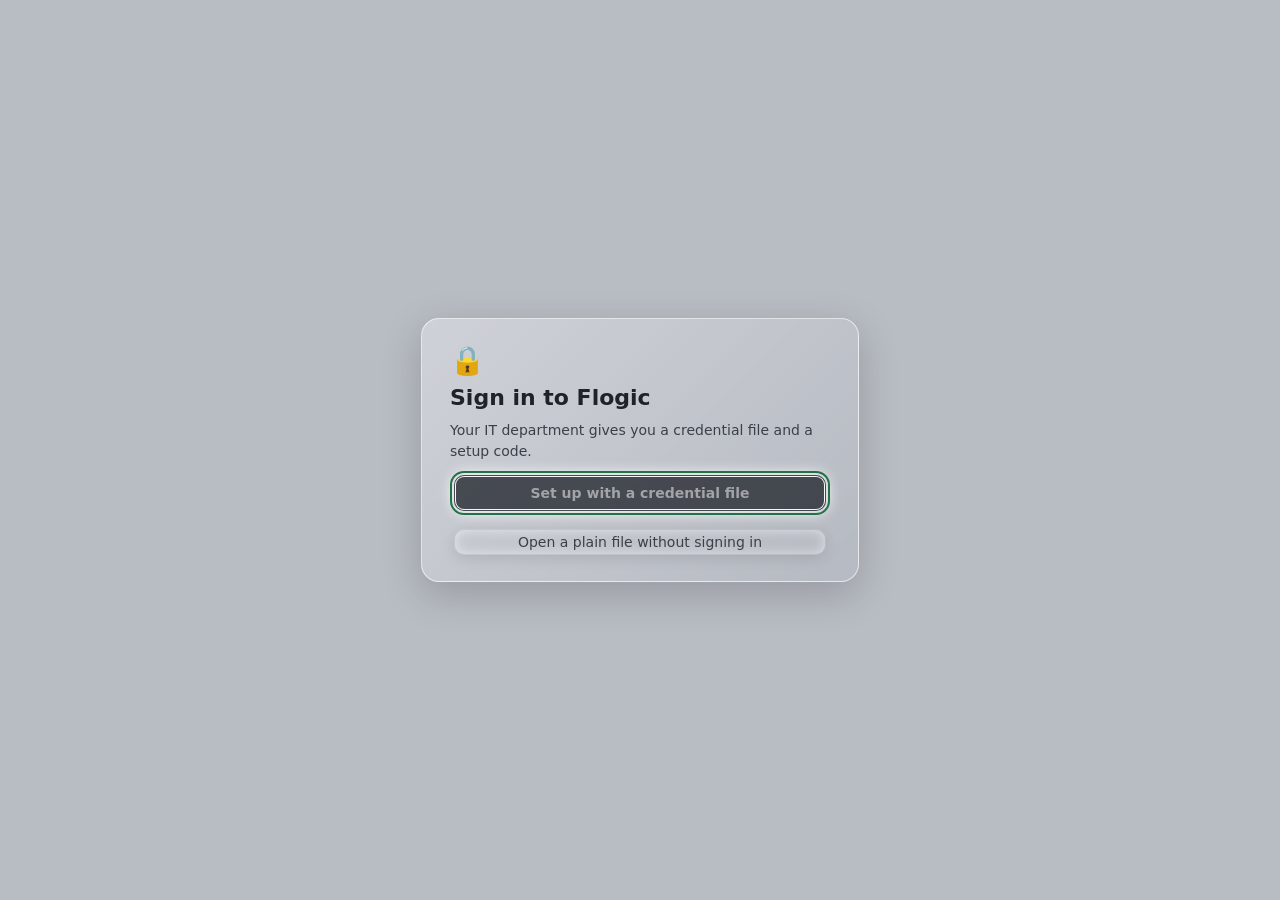
<file: DIRECTORY/testI.html>
<!DOCTYPE html>

<!--
    ==========================================================

        THE NANDO NOTES  -  testI.html

        This file is the SKELETON of the page.
        It says WHAT is on the page.

            testI.html   =  what's there     (skeleton)
            styleI.css   =  how it looks     (clothes)
            scriptI.js   =  what it does     (brain)

    ==========================================================


    The line at the very top  (<!DOCTYPE html>)  MUST stay first.
    It tells the browser:  "this is a normal, modern web page."
-->


<html lang="en">



<!--
    ----------------------------------------------------------

        THE HEAD

        Stuff the browser needs to know.
        You can't SEE any of this on the page.

    ----------------------------------------------------------
-->

<head>

    <!--  Lets the page show any letter or symbol  (é, ñ, ✓, 😀)  -->
    <meta charset="UTF-8">

    <!--  Makes the page fit on phones  -->
    <meta name="viewport" content="width=device-width, initial-scale=1.0">

    <!--  The words on the browser tab  -->
    <title>CSV Reader Test</title>

    <!--  Put on the clothes  (styleI.css)  -->
    <link rel="stylesheet" href="styleI.css">

    <!--  The dashboard's clothes  (dashI.css)  -->
    <link rel="stylesheet" href="dashI.css">

    <!--  The vault's clothes:  the unlock card and the Lock chip  (vaultI.css)  -->
    <link rel="stylesheet" href="vaultI.css">

</head>



<!--
    ----------------------------------------------------------

        THE BODY

        Everything you can SEE on the page.
        It goes top to bottom, in this order.

        Each piece has a name tag:   id="..."
        The brain (scriptI.js) uses the name tag to find it.

    ----------------------------------------------------------
-->

<body>



    <!--
        The "bending glass" for the Neo-Dark theme  (see "NEO-DARK:  THE BENDING GLASS" in styleI.css).
        An SVG filter:  a recipe for changing a picture.  This one bends it:
          feTurbulence      =  makes soft, wavy noise  (like the ripples in thick glass)
          feDisplacementMap =  pushes every pixel by how bright the noise is there
                               (red  ->  sideways,  green  ->  up and down,  up to 15 pixels each way)
        width="0" height="0"  =  takes up no space:  it's only a recipe,  nothing to see.
    -->

    <svg width="0" height="0" style="position: absolute" aria-hidden="true" focusable="false">
        <filter id="glassWarp" x="0" y="0" width="100%" height="100%" color-interpolation-filters="sRGB">
            <feTurbulence type="fractalNoise" baseFrequency="0.009 0.013" numOctaves="2" seed="7" result="ripples"/>
            <feDisplacementMap in="SourceGraphic" in2="ripples" scale="30" xChannelSelector="R" yChannelSelector="G"/>
        </filter>
    </svg>



    <!--
        0.  THE THEME CHIP   (top-left corner)

            A small dark glass rectangle,  in the color of the theme
            you're using right now.  Click it  ->  it UNFOLDS into the theme menu.

            "aria-..."  =  notes for screen readers,
                           so they know it opens a menu.
    -->

    <button id="themeChip" title="Theme: Neo-Neutral" aria-haspopup="true" aria-expanded="false" aria-controls="themeMenu"></button>


    <!--
        The theme menu:  a tiny glass chessboard.
        It sits right on top of the chip, folded down to the chip's size,
        and grows out of it.
        class="folded closed"  =  it starts folded up, and out of sight.

        The brain fills in the list of themes.
    -->

    <div id="themeMenu" class="folded closed" role="menu" aria-label="Themes">
        <p class="menu-title">Theme</p>
        <div id="themeList"></div>
    </div>



    <!--  1.  The big title  -->

    <h1>CSV Reader</h1>



    <!--
        2.  The FILE BAR:   [ Choose File ] [ the aimbot window ] [ Query ]

            The "Choose File" button opens the real file picker  (the input),
            which sits out of sight.

            type="file"          ->  makes it a "pick a file" picker
            accept=".csv,.xlsx,.sql"  ->  only shows CSV,  Excel,  and SQL files when you pick

            The AIMBOT window  (the snap menu):  search for something,
            and it locks onto a match.  ◀ ▶  snap the sheet right to it.
            The "scope" in the middle shows the 9 cells around the match.
            (The brain fills it all in.)

        Under the bar:   "Reading from...  sales.csv"   (hidden until a file is open)

        Then the badge  ("XLSX SPREADSHEET",  for an Excel file),
        and the sheet tabs  (when the Excel file has more than one sheet).
        (Both hidden for a CSV.  The brain fills them in.)
    -->

    <div id="fileArea">

        <div id="fileBar">
            <button id="chooseBtn" type="button">Choose File</button>
            <input type="file" id="csvFileInput" accept=".csv,.xlsx,.sql" tabindex="-1" aria-hidden="true">

            <div id="aimbot" role="group" aria-label="Snap to search matches">
                <div class="aim-head">
                    <span id="aimCount">No search</span>
                    <span id="aimWhere"></span>
                    <button id="aimRowBtn" type="button" aria-expanded="false" aria-controls="aimRow" title="Read the match's full text, and its whole row" disabled>Details ▾</button>
                </div>
                <div class="aim-body">
                    <button id="aimPrev" type="button" aria-label="Previous match" disabled>◀</button>
                    <div id="aimScope" title="Snap to this match"></div>
                    <button id="aimNext" type="button" aria-label="Next match" disabled>▶</button>
                </div>
            </div>

            <!--  ASK:  ask the open file a question  (in plain words,  by picking,  or in SQL).  It unfolds the query menu,  below.  -->
            <button id="queryBtn" type="button" aria-haspopup="dialog" aria-expanded="false" aria-controls="queryMenu" title="Ask the open file a question:  in your own words,  by picking,  or in SQL" disabled>Ask</button>
        </div>

        <!--  THE QUERY MENU,  when you press "Ask".  It unfolds out of the button.   3 ways to ask,  always in step:
                1.  TRY:  ready questions about THIS file   (one press:  the answer).
                2.  THE SENTENCE   (the builder):   Show [every column]   where [Score] [contains] [90]  sorted by ...
                    Show and where are always there,  glowing a little  (that's where you start).
                    The parts you don't use wait on one line  ("+ for each ...").
                    Under it:  how many rows you'd get,  and the question in plain words  (before you ask).
                3.  THE SQL it writes for you.   WRITE IT MYSELF  =  type your own  (SQL,  or plain words:  the sentence waits).
              Then "Show answer":  the ANSWER takes the window's place  ("← Back to file" brings the file back).
              FIX MY TYPOS  (on at the start)  =  small SQL mistakes get fixed,  and you're told what changed
              (in amber if a fix left a condition out:  that answer has rows you meant to keep out).
              class="folded closed"  =  it starts folded up,  and out of sight.
              (The brain fills in the "Try:" line and the sentence.)  -->
        <div id="queryMenu" class="folded closed" role="dialog" aria-label="Ask the open file a question">
            <div class="query-head">
                <span id="queryTitle">Ask</span>
                <button id="queryClose" type="button" aria-label="Close">×</button>
            </div>
            <div id="queryTry" role="group" aria-label="Ready questions about this file"></div>
            <div id="queryBuilder" role="group" aria-label="Pick your question"></div>
            <p id="queryMeaning" aria-live="polite"></p>
            <div class="query-sql-head">
                <span class="query-sql-label">SQL</span>
                <label class="query-option" title="Small SQL mistakes get fixed  (a typo,  a missing FROM,  words without quotes ...),  and you're told what changed">
                    <input type="checkbox" id="queryFlex" checked> Fix my typos
                </label>
                <label class="query-option" title="Type your own SQL  (or plain words).   The sentence waits while you do  (click it to go back to it).">
                    <input type="checkbox" id="queryType"> Write it myself
                </label>
                <span id="querySqlNote">writes itself as you pick</span>
            </div>
            <textarea id="querySql" spellcheck="false" autocomplete="off" rows="4" aria-label="The question in SQL" placeholder="SQL,  or plain words.   Enter = show the answer,  Shift + Enter = a new line"></textarea>
            <!--  It ASKS first:  "Did you mean ...?"  (plain words with a word left over),  or leaving "Write it myself"
                  when part of your SQL doesn't fit the sentence.  -->
            <div id="queryAsk" role="alertdialog" aria-live="polite" hidden>
                <span id="queryAskWords"></span>
                <button id="queryAskYes" type="button">Drop them</button>
                <button id="queryAskNo" type="button">Keep writing</button>
            </div>
            <!--  What "Fix my typos" fixed  (and what a fix left out:  in amber)  -->
            <div id="queryFixes" hidden></div>
            <div class="query-foot">
                <button id="queryRun" type="button" title="Show the answer  (Enter)">Show answer ▶</button>
                <button id="queryCopy" type="button">Copy SQL</button>
                <button id="queryExport" type="button" title="Download the answer as a CSV file" disabled>Save as CSV</button>
                <span id="queryStatus" role="status" aria-live="polite"></span>
            </div>
        </div>

    </div>

    <p id="readingFrom" hidden>Reading from<span class="dots" aria-hidden="true"><span>.</span><span>.</span><span>.</span></span> <span id="readingName"></span></p>

    <div id="fileBadge" hidden></div>
    <div id="sheetTabs" role="tablist" aria-label="Sheets" hidden></div>



    <!--
        3.  The search bar

            "disabled"  =  turned OFF.
            It turns ON after you pick a file.
            (Nothing to search yet!)
    -->

    <input type="search" id="searchInput" placeholder="Search text, numbers, or characters..." disabled>



    <!--
        4.  The little words that say where you are

            Like:   "Rows 16–30 of 240"
    -->

    <p id="status">Pick a CSV file to get started.</p>



    <!--
        5.  "Drag mode"  +  "Spreadsheet View" / "CSV View"
            ("Go to row" lives in the sheet's bottom-left corner:  see 6.)

            "hidden"  =  you can't see it yet.
            It shows up after you pick a file.

            DRAG MODE:  hold on the sheet and drag,  any direction.  Let go  ->  it stops.
            (Like the middle-click scroll on Windows,  for every mouse,  trackpad,  and phone.)
            aria-pressed  =  tells screen readers it's an on/off switch,  and which one it is now.

            SPREADSHEET VIEW  /  CSV VIEW:  flips the window between the CSV look
            and the spreadsheet look  (like Excel:  letters on top,  Excel's row numbers).
            The brain changes its words to say which look you'd flip TO.
    -->

    <div id="controls" hidden>
        <button id="backBtn" type="button" title="Put the answer away,  and show the file again" hidden>← Back to file</button>
        <button id="dragBtn" type="button" aria-pressed="false" title="Drag mode: hold on the sheet and drag, any direction">Drag mode</button>
        <button id="viewBtn" type="button" title="Flip between the spreadsheet look (like Excel) and the CSV look">Spreadsheet View</button>
    </div>



    <!--
        6.  THE GLASS WINDOW   (the star of the show)

            It works like a mini Excel sheet:

                "output"  =  the window frame.
                "header"  =  row 0: the column names.  Stuck to the top.
                "rows"    =  all the other rows, under the header.

            It's empty for now.
            The brain fills it in after you pick a file.

            "sheet"  =  a frame around the window,  just so "Go to row" can sit
            in its bottom-left corner  (a quiet,  sometimes-handy tool:  out of the way).
            type="number"  ->  the box only takes numbers
    -->

    <div id="sheet">
        <div id="output">
            <div id="header"></div>
            <div id="rows"></div>
        </div>
        <div id="jumpBar" hidden>
            <input type="number" id="jumpInput" min="1" placeholder="Row #" aria-label="Row number">
            <button id="jumpBtn" type="button">Go to row</button>
        </div>
    </div>


    <!--
        THE TICKET VIEWER   (the "Details" drawer)

            Click a cell  (or press "Details ▾" in the snap menu)  ->  it slides in from the RIGHT edge of the screen:
                1.  The cell's FULL text,  big and easy to read  (the "focus" card).
                2.  Its whole row:  every column's name and value.
            It's glued to the screen,  not the page:  wherever you've scrolled,  and in focus mode,  it's right there.
            (The brain fills it in.)
    -->

    <div id="aimRow" role="region" aria-label="The ticket's details" hidden>
        <div class="row-head">
            <span id="aimRowTitle"></span>
            <button id="aimRowClose" type="button" aria-label="Close the details">×</button>
        </div>
        <div id="aimFocus">
            <div id="aimFocusName"></div>
            <div id="aimFocusText"></div>
        </div>
        <p class="row-sub">Viewing row vertically<span class="dots" aria-hidden="true"><span>.</span><span>.</span><span>.</span></span></p>
        <div id="aimRowList"></div>
    </div>

    <!--  Drag mode's ANCHOR:  a little glass dot where you pressed.  Drag away from it.  -->
    <div id="dragAnchor" hidden></div>

    <!--  The "expand?" tag:  rest the mouse on a cell for a moment,  and it shows up on its corner.
          (Click the cell  ->  the Details panel,  for that cell's whole row.)  -->
    <div id="cellTag" aria-hidden="true" hidden>expand?</div>



    <!--
        7.  The "Top" button  (bottom-right corner)

            Hidden until you scroll down.
            Click it  ->  back to the top.
    -->

    <button id="topBtn" title="Back to top" hidden>&#8593; Top</button>



    <!--
        8.  THE LOADER   (only shows up for BIG files)

            The screen clouds up, and the pie circle
            fills up all the way around while the brain works.

            role="status" + aria-live  =  screen readers read the words out loud
                                           when they change  ("Cutting it into rows...")
    -->

    <div id="loader" role="status" aria-live="polite" hidden>
        <div id="loaderPie"></div>
        <p id="loaderLabel">Loading...</p>
    </div>



    <!--
        9.  Plug in the brain  (scriptI.js)

            It goes LAST, on purpose.
            The brain needs all the pieces above to exist first,
            so it can find them.

            The 2 translators  (xlsxI.js for Excel,  sqlI.js for SQL dumps)
            and the query engine  (queryI.js)  go right before it,
            because the brain uses them.
    -->

    <script src="xlsxI.js"></script>
    <script src="sqlI.js"></script>
    <script src="queryI.js"></script>
    <script src="scriptI.js"></script>
    <script src="dashI.js"></script>      <!--  the dashboard:  it needs the brain above it,  so it goes LAST  -->
    <script src="vaultcoreI.js"></script> <!--  the vault's locks and keys  (no page,  no saving)  -->
    <script src="policyI.js"></script>    <!--  the built-in rules:  short access,  the 30-day review,  the access levels  -->
    <script src="signincoreI.js"></script><!--  key files:  IT signs them,  a PIN locks your copy on this laptop  -->
    <script src="mailboxI.js"></script>   <!--  the drive folder IT shared with you  (read only)  -->
    <script src="it-signerI.js"></script> <!--  IT's PUBLIC key:  whose key files this app believes  -->
    <script src="vaultI.js"></script>     <!--  signing in,  and Lock:  it CALLS the brain and the dashboard,  so it goes after them  -->



</body>
</html>
</file>
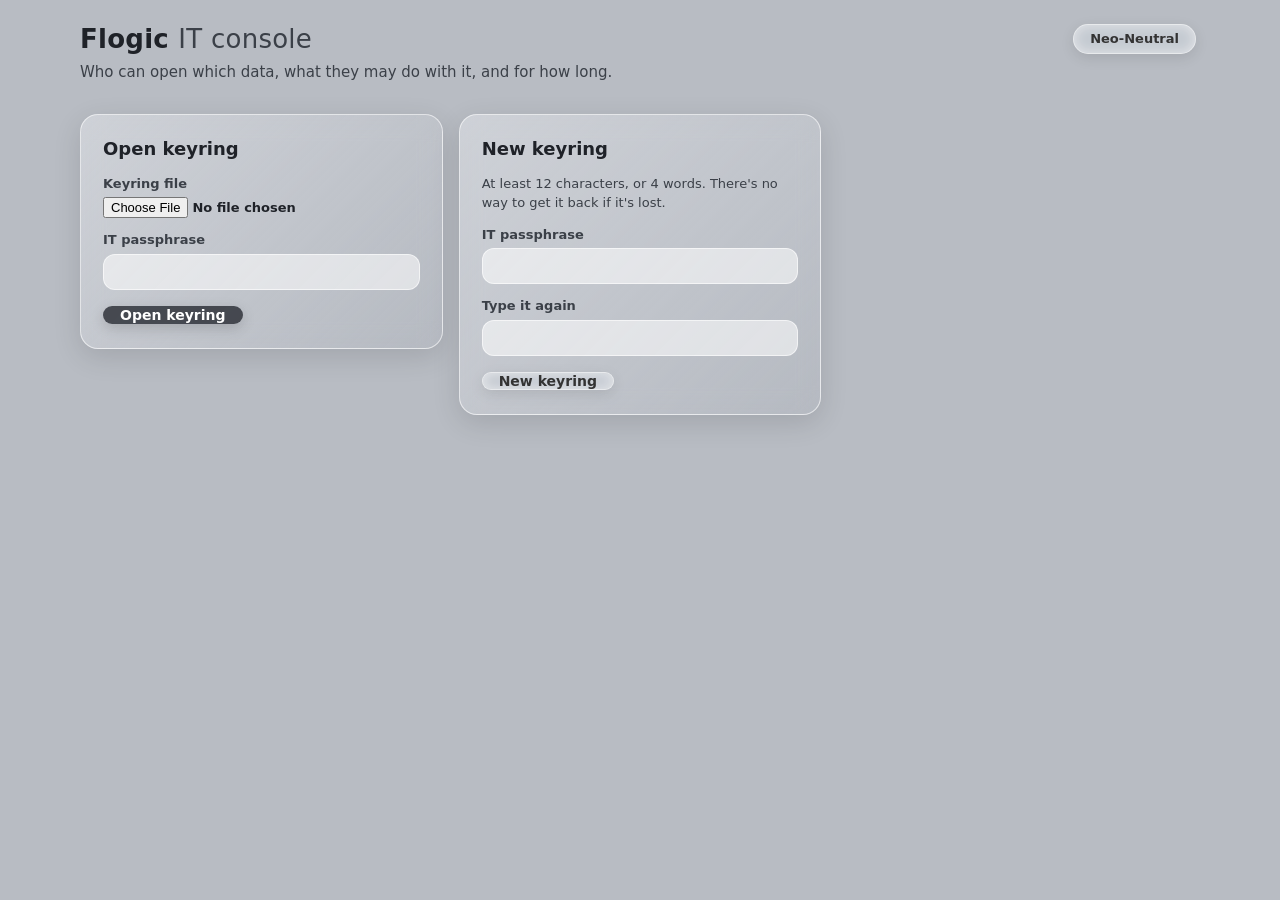
<file: it-console/it-console.html>
<!DOCTYPE html>
<html lang="en" data-theme="neo-neutral">
<head>
    <meta charset="UTF-8">
    <meta name="viewport" content="width=device-width, initial-scale=1">
    <!--  No network,  no outside code:  only this folder's files and the app's own core files in  ../DataPage/  -->
    <meta http-equiv="Content-Security-Policy"
          content="default-src 'none'; script-src 'self'; style-src 'self'; img-src 'self' data: blob:; connect-src 'none'; form-action 'none'; base-uri 'none'">
    <title>Flogic IT console</title>
    <link rel="stylesheet" href="itconsoleI.css">
</head>
<body>
<div id="it-app">

    <header class="top">
        <div>
            <h1>Flogic <span class="thin">IT console</span></h1>
            <p class="sub">Who can open which data, what they may do with it, and for how long.</p>
        </div>
        <button type="button" id="theme-btn" class="chip-btn" title="Switch between the app's two looks">Neo-Neutral</button>
    </header>


    <!-- ======================  THE FIRST SCREEN:  OPEN OR NEW  ====================== -->
    <main id="start">
        <section class="card">
            <h2>Open keyring</h2>
            <label>Keyring file <input type="file" id="open-file" accept=".flogic-keyring,application/json"></label>
            <label>IT passphrase <input type="password" id="open-pass" autocomplete="off"></label>
            <button type="button" id="open-btn" class="primary">Open keyring</button>
        </section>

        <section class="card">
            <h2>New keyring</h2>
            <p class="hint">At least 12 characters, or 4 words. There's no way to get it back if it's lost.</p>
            <label>IT passphrase <input type="password" id="new-pass" autocomplete="new-password"></label>
            <label>Type it again <input type="password" id="new-pass2" autocomplete="new-password"></label>
            <button type="button" id="new-btn">New keyring</button>
        </section>

        <p id="start-msg" class="msg" role="status"></p>
    </main>


    <!-- ======================  THE KEYRING IS OPEN  ====================== -->
    <main id="main" hidden>
        <section class="bar">
            <span class="keyring">🔓 <strong id="keyring-name"></strong>
                <span id="keyring-counts" class="hint"></span>
                <span id="unsaved" class="tag warn" hidden>unsaved changes</span></span>
            <span class="actions">
                <button type="button" id="save-btn" class="primary">Save keyring</button>
                <button type="button" id="lock-btn">🔒 Lock</button>
            </span>
        </section>
        <p id="keyring-msg" class="msg" role="status"></p>

        <!--  In MAKE ORDER,  first to last:  a group,  then a person in it,  then the folder,  the data,  and last the key files  (they carry the data).  -->
        <nav class="jump" aria-label="Sections">
            <a href="#groups">1 · Groups</a>
            <a href="#people">2 · People</a>
            <a href="#folder">3 · IT's folder</a>
            <a href="#pack">4 · Data packs</a>
            <a href="#access">5 · Key files</a>
            <a href="#data">Who has which data</a>
            <a href="#levels">Levels and rules</a>
            <a href="#signer">Signing key</a>
        </nav>


        <!-- ======================  TODAY:  WHAT NEEDS IT'S HAND  ====================== -->
        <section class="card" id="today">
            <h2>Today</h2>
            <ul id="todo" class="todo"></ul>
        </section>


        <!-- ======================  GROUPS  ====================== -->
        <section class="card" id="groups">
            <h2>1 · Groups</h2>
            <p class="hint">Each group has its own key. A data pack made for a group opens only for the people in it.</p>

            <div class="table-wrap">
                <table>
                    <thead><tr><th>Name</th><th>Id</th><th>Can export</th><th>Auto-lock (most)</th><th></th></tr></thead>
                    <tbody id="group-list"></tbody>
                </table>
            </div>
            <p id="group-none" class="hint">No groups yet.</p>

            <h3 id="group-form-title">Make a group</h3>
            <div class="form-row">
                <label>Name <input type="text" id="g-label" maxlength="60" placeholder="e.g. Service Desk"></label>
                <label>Id <input type="text" id="g-id" maxlength="40" placeholder="e.g. service-desk" spellcheck="false">
                    <span class="hint" id="g-id-hint">Small letters, numbers and dashes. It can't change later.</span></label>
            </div>
            <div class="form-row">
                <label>Auto-lock: the most idle minutes (1–240)
                    <input type="number" id="g-autolock" min="1" max="240" step="1" value="15"></label>
            </div>
            <label class="inline check"><input type="checkbox" id="g-export"> Can export (Export report, Save as CSV)</label>
            <p id="g-edit-note" class="hint" hidden>People keep the old name and rules until their next key file.</p>
            <button type="button" id="g-add" class="primary">Make group</button>
            <button type="button" id="g-cancel" hidden>Cancel</button>
            <p id="group-msg" class="msg" role="status"></p>
        </section>


        <!-- ======================  PEOPLE  ====================== -->
        <section class="card" id="people">
            <h2>2 · People</h2>
            <h3 id="person-form-title">Add a person</h3>
            <div class="form-row">
                <label>Name <input type="text" id="c-name" maxlength="80" placeholder="e.g. Fernando G"></label>
                <label>Access level <select id="pp-level"></select>
                    <span class="hint" id="pp-level-hint"></span></label>
            </div>
            <fieldset id="c-groups-box">
                <legend>Groups (at least one)</legend>
                <div id="c-groups"></div>
            </fieldset>
            <div class="form-row">
                <label>Last day (optional) <input type="date" id="c-expires">
                    <span class="hint">For someone leaving on a known date. Their key files never run past it.</span></label>
            </div>
            <button type="button" id="c-btn" class="primary">Add person</button>
            <button type="button" id="pp-cancel" hidden>Cancel</button>
            <p id="person-msg" class="msg" role="status"></p>

            <!--  The older way in:  only shown while the built-in rules still allow it  -->
            <div id="legacy-note" class="legacy" hidden>
                <h3>The older way: a credential file</h3>
                <p class="hint">"Credential file" in the list under "5 · Key files" makes a <span class="mono">.flogic-id</span> file and a setup code. It keeps
                   whatever end date is typed here, so it does <strong>not</strong> follow the short-access and review rules. Prefer key files.</p>
                <label>Credential good until <input type="date" id="cred-expires"></label>
            </div>

            <!--  The setup code:  shown once  -->
            <div id="code-panel" class="code-panel" hidden>
                <p class="code-for">Setup code for <strong id="code-for"></strong></p>
                <p id="setup-code" class="setup-code mono"></p>
                <p class="code-note"><strong>Give this to the person in person or over Teams, never in the same email as the file.
                   Treat it as one-time.</strong> It isn't saved anywhere, not even in the keyring. If it's lost, make a new credential.</p>
                <button type="button" id="copy-btn">Copy</button>
                <button type="button" id="code-done">I've handed it over. Hide it.</button>
                <span id="copy-msg" class="hint"></span>
            </div>
        </section>


        <!-- ======================  3.  IT'S FOLDER  ====================== -->
        <section class="card" id="folder">
            <h2>3 · IT's Flogic folder</h2>
            <p class="hint">One folder in OneDrive, Google Drive or a share, with a subfolder per person (named by their id, like
               <span class="mono">u-0001</span>). Share each subfolder with that person only. Their drive sign-in is what guards their key file.</p>
            <div class="row">
                <button type="button" id="connect-folder">Connect IT's Flogic folder</button>
                <button type="button" id="forget-folder" class="quiet" hidden>Forget this folder</button>
            </div>
            <div class="drop" id="folder-drop">Or drag the folder here, from File Explorer or Finder</div>
            <p id="folder-status" class="msg" role="status"></p>
        </section>


        <!-- ======================  DATA PACKS  ====================== -->
        <section class="card" id="pack">
            <h2>4 · Data packs</h2>
            <p class="hint">Locks data files for one or more groups. Only people in those groups can open the <code>.flogic</code> file it makes.
               Anyone can still see which groups it's for, and the file's name. Every pack is signed with IT's signing key, so nobody else can make or change one.</p>
            <p class="hint">Export starts as the strictest rule of the file's groups: if one group can't export, nobody exports that file.
               You can tick a group back on. The app still checks each person's own level and group.</p>
            <div class="form-row">
                <label>Data files (.csv, .xlsx, .sql): pick one or many <input type="file" id="p-file" accept=".csv,.xlsx,.sql" multiple></label>
            </div>
            <div class="table-wrap" id="p-queue-wrap" hidden>
                <table>
                    <thead><tr><th>File</th><th>For</th><th>Can export</th><th></th></tr></thead>
                    <tbody id="p-queue"></tbody>
                </table>
            </div>
            <div class="form-row">
                <button type="button" id="p-btn" class="primary">Pack</button>
                <button type="button" id="p-same" hidden>Same groups for every file</button>
                <button type="button" id="p-clear" class="quiet" hidden>Clear the list</button>
            </div>
            <label class="inline check"><input type="checkbox" id="p-preset"> Also put in key files: it opens by itself when the person signs in.
                Small files only (<span id="p-preset-max"></span> packed, at most).</label>
            <p id="p-where" class="hint"></p>
            <p id="pack-msg" class="msg" role="status"></p>

            <h3>Packed so far</h3>
            <div class="table-wrap">
                <table>
                    <thead><tr><th>Pack</th><th>From</th><th>For</th><th>Can export</th><th>Size</th><th>Made</th></tr></thead>
                    <tbody id="pack-list"></tbody>
                </table>
            </div>
            <p id="pack-none" class="hint">Nothing packed with this keyring yet. (The list holds names and sizes only, never data.)</p>

            <h3>In key files</h3>
            <p class="hint">These small packs ride in every key file made for their groups, and open by themselves at sign-in: the person's
               data is the first thing on screen. They are kept in the keyring, still locked. A change here reaches a person with their
               <strong>next</strong> key file, so make key files again afterwards (step 5).</p>
            <div class="table-wrap">
                <table>
                    <thead><tr><th>Pack</th><th>From</th><th>For</th><th>Size</th><th>Made</th><th></th></tr></thead>
                    <tbody id="preset-list"></tbody>
                </table>
            </div>
            <p id="preset-none" class="hint">Nothing rides in key files yet. Tick "Also put in key files" when you pack a small file.</p>
            <p id="preset-msg" class="msg" role="status"></p>
        </section>


        <!-- ======================  5.  KEY FILES:  WHO HAS WHAT  ====================== -->
        <section class="card" id="access">
            <h2>5 · Key files</h2>
            <p class="hint">Last, because a key file carries what was made before it: the person's groups, their level, and the data packed "in key files".</p>
            <h3>Who has what</h3>
            <div class="table-wrap">
                <table>
                    <thead><tr><th>Person</th><th>Level</th><th>Groups</th><th>Key file</th><th>Review</th><th>Last day</th><th></th></tr></thead>
                    <tbody id="person-list"></tbody>
                </table>
            </div>
            <p id="person-none" class="hint">No one yet. Add a person under "2 · People".</p>

            <div class="row">
                <button type="button" id="renew-all" class="primary">Renew everyone</button>
                <span class="hint">A fresh key file for everyone whose review is in date. Guests are renewed by name.</span>
            </div>
            <p id="issue-msg" class="msg" role="status"></p>
        </section>


        <!-- ======================  THE WHOLE PICTURE:  WHICH DATA IS FOR WHOM  ====================== -->
        <section class="card" id="data">
            <h2>Who has which data</h2>
            <div class="table-wrap">
                <table>
                    <thead><tr><th>Group</th><th>Key</th><th>Can export</th><th>Auto-lock (most)</th><th>People</th><th>Data packed for it</th></tr></thead>
                    <tbody id="data-list"></tbody>
                </table>
            </div>
            <p id="data-none" class="hint">No groups yet.</p>
        </section>


        <!-- ======================  ACCESS LEVELS  AND  THE BUILT-IN RULES  ====================== -->
        <section class="card" id="levels">
            <h2>Levels and rules</h2>
            <p class="hint">A <strong>group</strong> says which data a person can open. A <strong>level</strong> says what they may do with it.
               When the two disagree, the stricter one wins. These are built into the app: they can't be changed from this screen.</p>
            <div class="table-wrap">
                <table>
                    <thead><tr><th>Level</th><th>For</th><th>Export</th><th>Auto-lock</th><th>Key file lasts</th><th>Renewed</th><th>Groups</th><th>The app opens with</th></tr></thead>
                    <tbody id="level-list"></tbody>
                </table>
            </div>
            <ul class="rules">
                <li id="rule-grant"></li>
                <li id="rule-review"></li>
                <li>The app checks these itself at every sign-in. A key file that breaks one is refused, even if this console signed it.</li>
            </ul>
        </section>


        <!-- ======================  THE SIGNING KEY  ====================== -->
        <section class="card" id="signer">
            <h2>Signing key</h2>
            <p class="hint">Every key file is signed with IT's signing key. It lives inside the keyring, locked with the IT passphrase.
               The app carries the public half in <span class="mono">DataPage/it-signerI.js</span> (the "trust file"), and refuses
               key files signed by any other key.</p>

            <div id="signer-has" hidden>
                <p>This keyring signs as <strong id="signer-print" class="mono"></strong></p>
                <p id="signer-trust" class="msg" role="status"></p>
                <button type="button" id="trust-btn">Download the app's trust file</button>
                <details>
                    <summary>Replace the signing key</summary>
                    <p class="hint">Only if the keyring or its passphrase may have leaked. Every key file out there stops working, and every
                       copy of the app needs the new trust file.</p>
                    <label class="inline check"><input type="checkbox" id="signer-replace-ok"> I understand: everyone needs a new key file</label>
                    <div class="row">
                        <button type="button" id="signer-remake" class="danger">Make a new signing key</button>
                        <label class="file-btn">Or bring one in (.flogic-signer) <input type="file" id="signer-file2" accept=".flogic-signer,application/json"></label>
                    </div>
                </details>
            </div>

            <div id="signer-none" hidden>
                <p>This keyring has no signing key yet, so it can't make key files.</p>
                <div class="row">
                    <button type="button" id="signer-make" class="primary">Make a signing key</button>
                    <label class="file-btn">Or bring in an existing one (.flogic-signer) <input type="file" id="signer-file" accept=".flogic-signer,application/json"></label>
                </div>
            </div>
            <p id="signer-msg" class="msg" role="status"></p>
        </section>
    </main>

</div>

<script src="../DataPage/vaultcoreI.js"></script>
<script src="../DataPage/policyI.js"></script>
<script src="../DataPage/signincoreI.js"></script>
<script src="../DataPage/mailboxI.js"></script>
<script src="../DataPage/it-signerI.js"></script>
<script src="itconsoleI.js"></script>
</body>
</html>
</file>
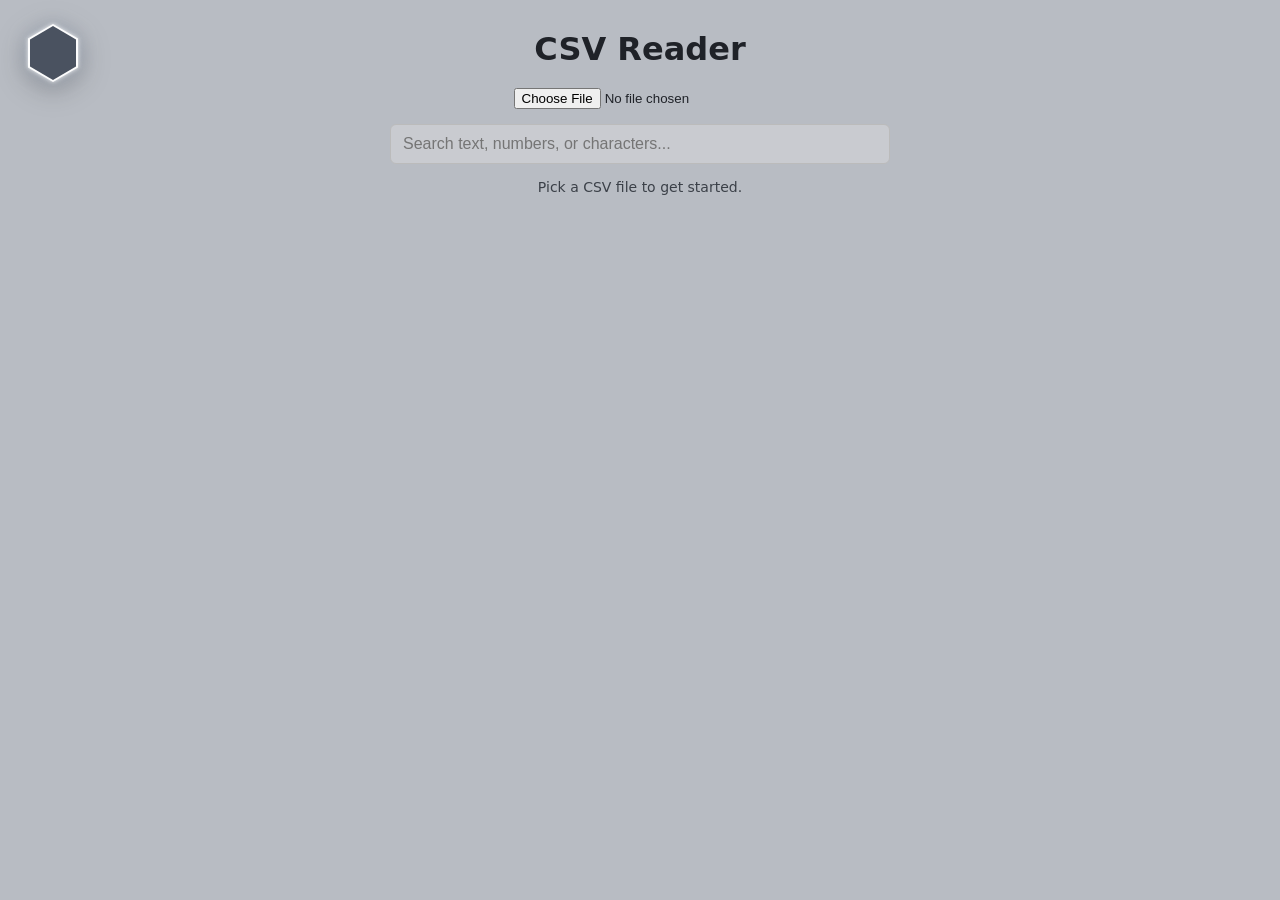
<file: TESTING/testI.html>
<!DOCTYPE html>

<!--
    ==========================================================

        THE NANDO NOTES  -  testI.html

        This file is the SKELETON of the page.
        It says WHAT is on the page.

            testI.html   =  what's there     (skeleton)
            styleI.css   =  how it looks     (clothes)
            scriptI.js   =  what it does     (brain)

    ==========================================================


    The line at the very top  (<!DOCTYPE html>)  MUST stay first.
    It tells the browser:  "this is a normal, modern web page."
-->


<html lang="en">



<!--
    ----------------------------------------------------------

        THE HEAD

        Stuff the browser needs to know.
        You can't SEE any of this on the page.

    ----------------------------------------------------------
-->

<head>

    <!--  Lets the page show any letter or symbol  (é, ñ, ✓, 😀)  -->
    <meta charset="UTF-8">

    <!--  Makes the page fit on phones  -->
    <meta name="viewport" content="width=device-width, initial-scale=1.0">

    <!--  The words on the browser tab  -->
    <title>CSV Reader Test</title>

    <!--  Put on the clothes  (styleI.css)  -->
    <link rel="stylesheet" href="styleI.css">

</head>



<!--
    ----------------------------------------------------------

        THE BODY

        Everything you can SEE on the page.
        It goes top to bottom, in this order.

        Each piece has a name tag:   id="..."
        The brain (scriptI.js) uses the name tag to find it.

    ----------------------------------------------------------
-->

<body>



    <!--
        0.  THE THEME HEXAGON   (top-left corner)

            Click it  ->  the theme menu floats down.
            It's filled with the color of the theme
            you're using right now, with a glowing outline.

            "aria-..."  =  notes for screen readers,
                           so they know it opens a menu.
    -->

    <button id="themeHex" title="Theme: Neo-Neutral" aria-haspopup="true" aria-expanded="false" aria-controls="themeMenu">
        <span class="hex">
            <span class="hex-inner"></span>
        </span>
    </button>


    <!--
        The floating theme menu.
        Glass, like the CSV window, but brighter and glowier,
        so you can tell them apart.

        The brain fills in the list of themes.
    -->

    <div id="themeMenu" role="menu" aria-label="Themes" hidden>
        <p class="menu-title">Theme</p>
        <div id="themeList"></div>
    </div>



    <!--  1.  The big title  -->

    <h1>CSV Reader</h1>



    <!--
        2.  The "Choose File" button

            type="file"    ->  makes it a "pick a file" button
            accept=".csv"  ->  only shows CSV files when you pick
    -->

    <input type="file" id="csvFileInput" accept=".csv">



    <!--
        3.  The search bar

            "disabled"  =  turned OFF.
            It turns ON after you pick a file.
            (Nothing to search yet!)
    -->

    <input type="search" id="searchInput" placeholder="Search text, numbers, or characters..." disabled>



    <!--
        4.  The little words that say where you are

            Like:   "Rows 16–30 of 240"
    -->

    <p id="status">Pick a CSV file to get started.</p>



    <!--
        5.  "Go to row"  +  "Expand"

            "hidden"  =  you can't see it yet.
            It shows up after you pick a file.

            type="number"  ->  the box only takes numbers
    -->

    <div id="controls" hidden>
        <input type="number" id="jumpInput" min="1" placeholder="Row #">
        <button id="jumpBtn">Go to row</button>
        <button id="expandBtn">Expand (show all)</button>
    </div>



    <!--
        6.  THE GLASS WINDOW   (the star of the show)

            It works like a mini Excel sheet:

                "output"  =  the window frame.
                "header"  =  row 0: the column names.  Stuck to the top.
                "rows"    =  all the other rows, under the header.

            It's empty for now.
            The brain fills it in after you pick a file.
    -->

    <div id="output">
        <div id="header"></div>
        <div id="rows"></div>
    </div>



    <!--
        7.  The "Top" button  (bottom-right corner)

            Hidden until you scroll down.
            Click it  ->  back to the top.
    -->

    <button id="topBtn" title="Back to top" hidden>&#8593; Top</button>



    <!--
        8.  THE LOADER   (only shows up for BIG files)

            The screen clouds up, and the pie circle
            fills up all the way around while the brain works.

            role="status" + aria-live  =  screen readers read the words out loud
                                           when they change  ("Cutting it into rows...")
    -->

    <div id="loader" role="status" aria-live="polite" hidden>
        <div id="loaderPie"></div>
        <p id="loaderLabel">Loading...</p>
    </div>



    <!--
        9.  Plug in the brain  (scriptI.js)

            It goes LAST, on purpose.
            The brain needs all the pieces above to exist first,
            so it can find them.
    -->

    <script src="scriptI.js"></script>



</body>
</html>
</file>
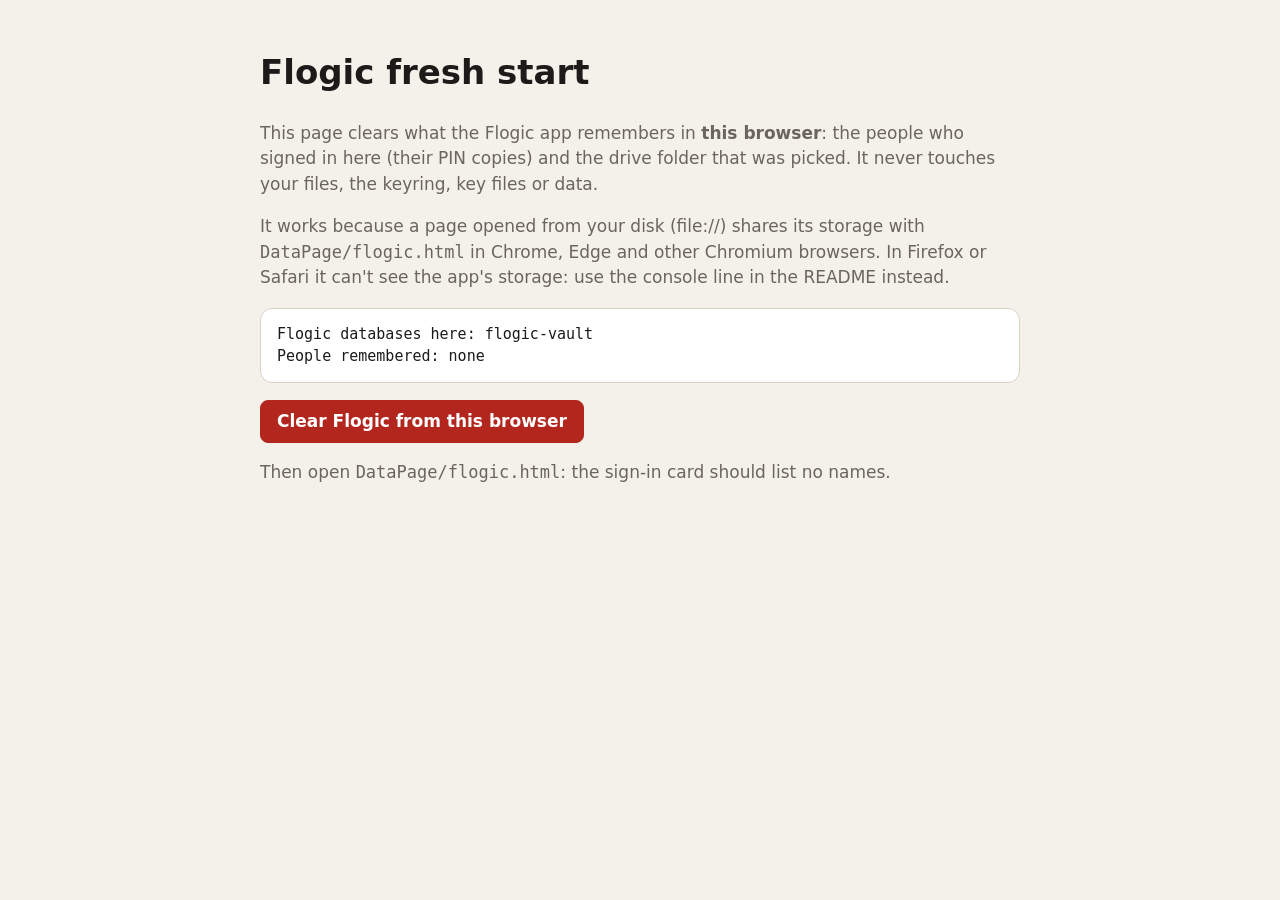
<file: demo-day/fresh-start/wipe.html>
<!DOCTYPE html>
<html lang="en">
<head>
<meta charset="UTF-8">
<meta name="viewport" content="width=device-width, initial-scale=1">
<title>Flogic fresh start</title>
<style>
    :root { --bg: #f4f1ea; --card: #fff; --ink: #1c1b19; --dim: #6a665e; --line: #d9d3c5; --bad: #b3261e; --good: #1d7a46; }
    @media (prefers-color-scheme: dark) { :root { --bg: #16171a; --card: #202226; --ink: #ecebe7; --dim: #a19d93; --line: #3a3d44; --bad: #ff8d84; --good: #6fd39a; } }
    body { margin: 0; background: var(--bg); color: var(--ink); font: 17px/1.5 "Segoe UI", system-ui, sans-serif; }
    main { max-width: 760px; margin: 0 auto; padding: 24px 16px; }
    .card { background: var(--card); border: 1px solid var(--line); border-radius: 12px; padding: 14px 16px; margin: 12px 0; }
    pre { white-space: pre-wrap; margin: 0; font: 15px/1.5 Consolas, Menlo, monospace; }
    button { font: inherit; padding: 8px 16px; border-radius: 8px; border: 1px solid var(--bad); background: var(--bad); color: #fff; font-weight: 600; cursor: pointer; }
    button:disabled { opacity: .5; cursor: default; }
    .dim { color: var(--dim); }
    .ok { color: var(--good); font-weight: 600; }
</style>
</head>
<body>
<main>
    <h1>Flogic fresh start</h1>
    <p class="dim">This page clears what the Flogic app remembers in <b>this browser</b>: the people who signed in here (their PIN copies) and the drive folder that was picked. It never touches your files, the keyring, key files or data.</p>
    <p class="dim">It works because a page opened from your disk (file://) shares its storage with <code>DataPage/flogic.html</code> in Chrome, Edge and other Chromium browsers. In Firefox or Safari it can't see the app's storage: use the console line in the README instead.</p>
    <div class="card"><pre id="out">Looking…</pre></div>
    <p><button id="wipe" disabled>Clear Flogic from this browser</button></p>
    <p class="dim">Then open <code>DataPage/flogic.html</code>: the sign-in card should list no names.</p>
</main>
<script>
'use strict';
//  Opened as  wipe.html#wipe  it clears straight away  (for running it headless, with the browser closed).
const NAMES = ['flogic-filekey', 'flogic-mailbox', 'flogic-vault'];
const NL = String.fromCharCode(10);

async function look() {
    //  indexedDB.databases() first:  opening a database that doesn't exist would CREATE an empty, broken one
    const have = (await indexedDB.databases()).map(d => d.name).filter(n => NAMES.includes(n));
    if (!have.includes('flogic-filekey')) return { have, people: [] };
    const people = await new Promise(done => {
        const o = indexedDB.open('flogic-filekey');
        o.onerror = () => done(['(could not read)']);
        o.onsuccess = () => {
            const db = o.result;
            if (!db.objectStoreNames.contains('people')) { db.close(); return done([]); }
            const q = db.transaction('people').objectStore('people').getAll();
            q.onsuccess = () => { db.close(); done(q.result.map(p => p.name || p.id)); };
            q.onerror = () => { db.close(); done(['(could not read)']); };
        };
    });
    return { have, people };
}
function show(lines) { document.getElementById('out').textContent = lines.join(NL); }
async function report(prefix) {
    const s = await look();
    const lines = (prefix || []).slice();
    if (s.have.length === 0) lines.push('Flogic has nothing stored in this browser. It will start as a first time.');
    else {
        lines.push('Flogic databases here: ' + s.have.join(', '));
        lines.push('People remembered: ' + (s.people.length ? s.people.length + ' (' + s.people.join(', ') + ')' : 'none'));
    }
    show(lines);
    document.getElementById('wipe').disabled = s.have.length === 0;
    return s;
}
async function wipe() {
    document.getElementById('wipe').disabled = true;
    const res = await Promise.all(NAMES.map(n => new Promise(r => {
        const q = indexedDB.deleteDatabase(n);
        q.onsuccess = () => r(n + ': cleared');
        q.onerror = () => r(n + ': ERROR');
        q.onblocked = () => r(n + ': BLOCKED (close every Flogic tab, then try again)');
    })));
    const s = await report(res.concat(['']));
    if (s.have.length === 0) { const p = document.createElement('p'); p.className = 'ok'; p.textContent = 'Done. Fresh start.'; document.getElementById('out').after(p); }
}
document.getElementById('wipe').addEventListener('click', wipe);
report().then(() => { if (location.hash === '#wipe') wipe(); });
</script>
</body>
</html>
</file>
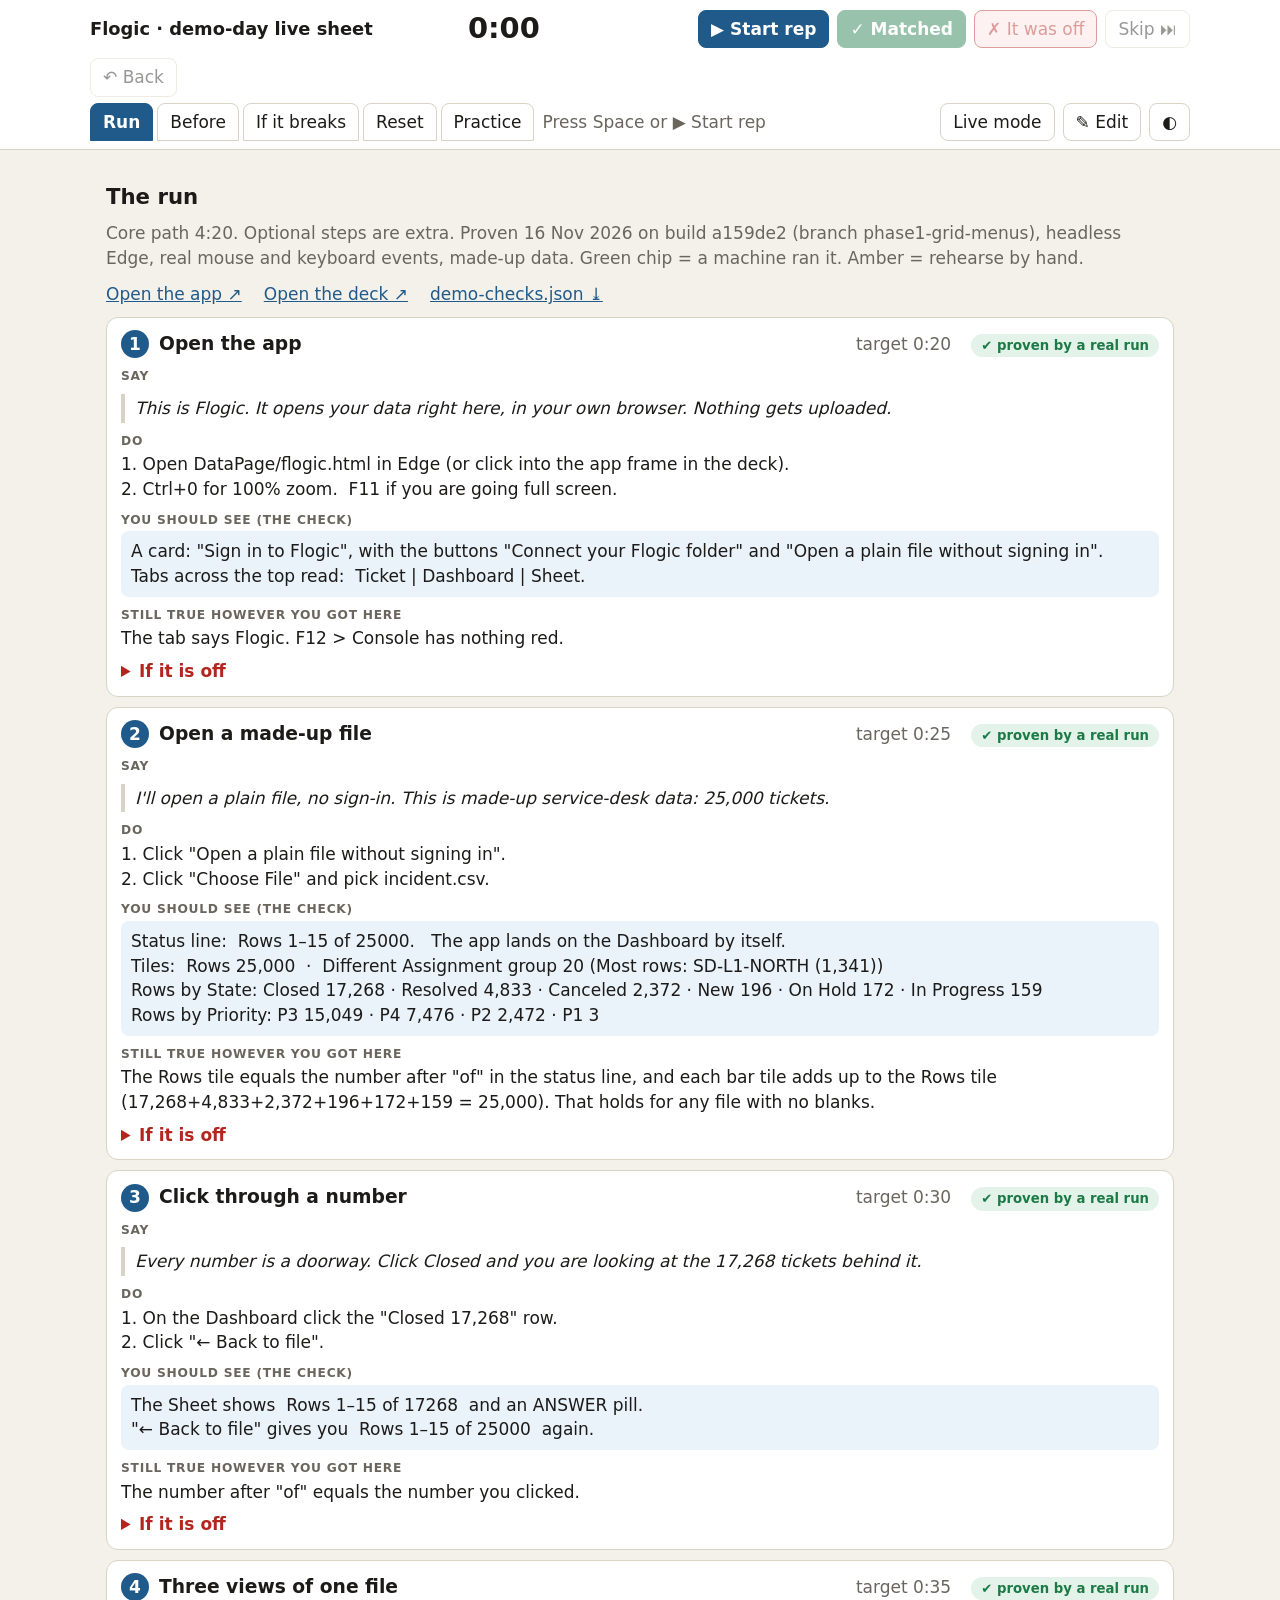
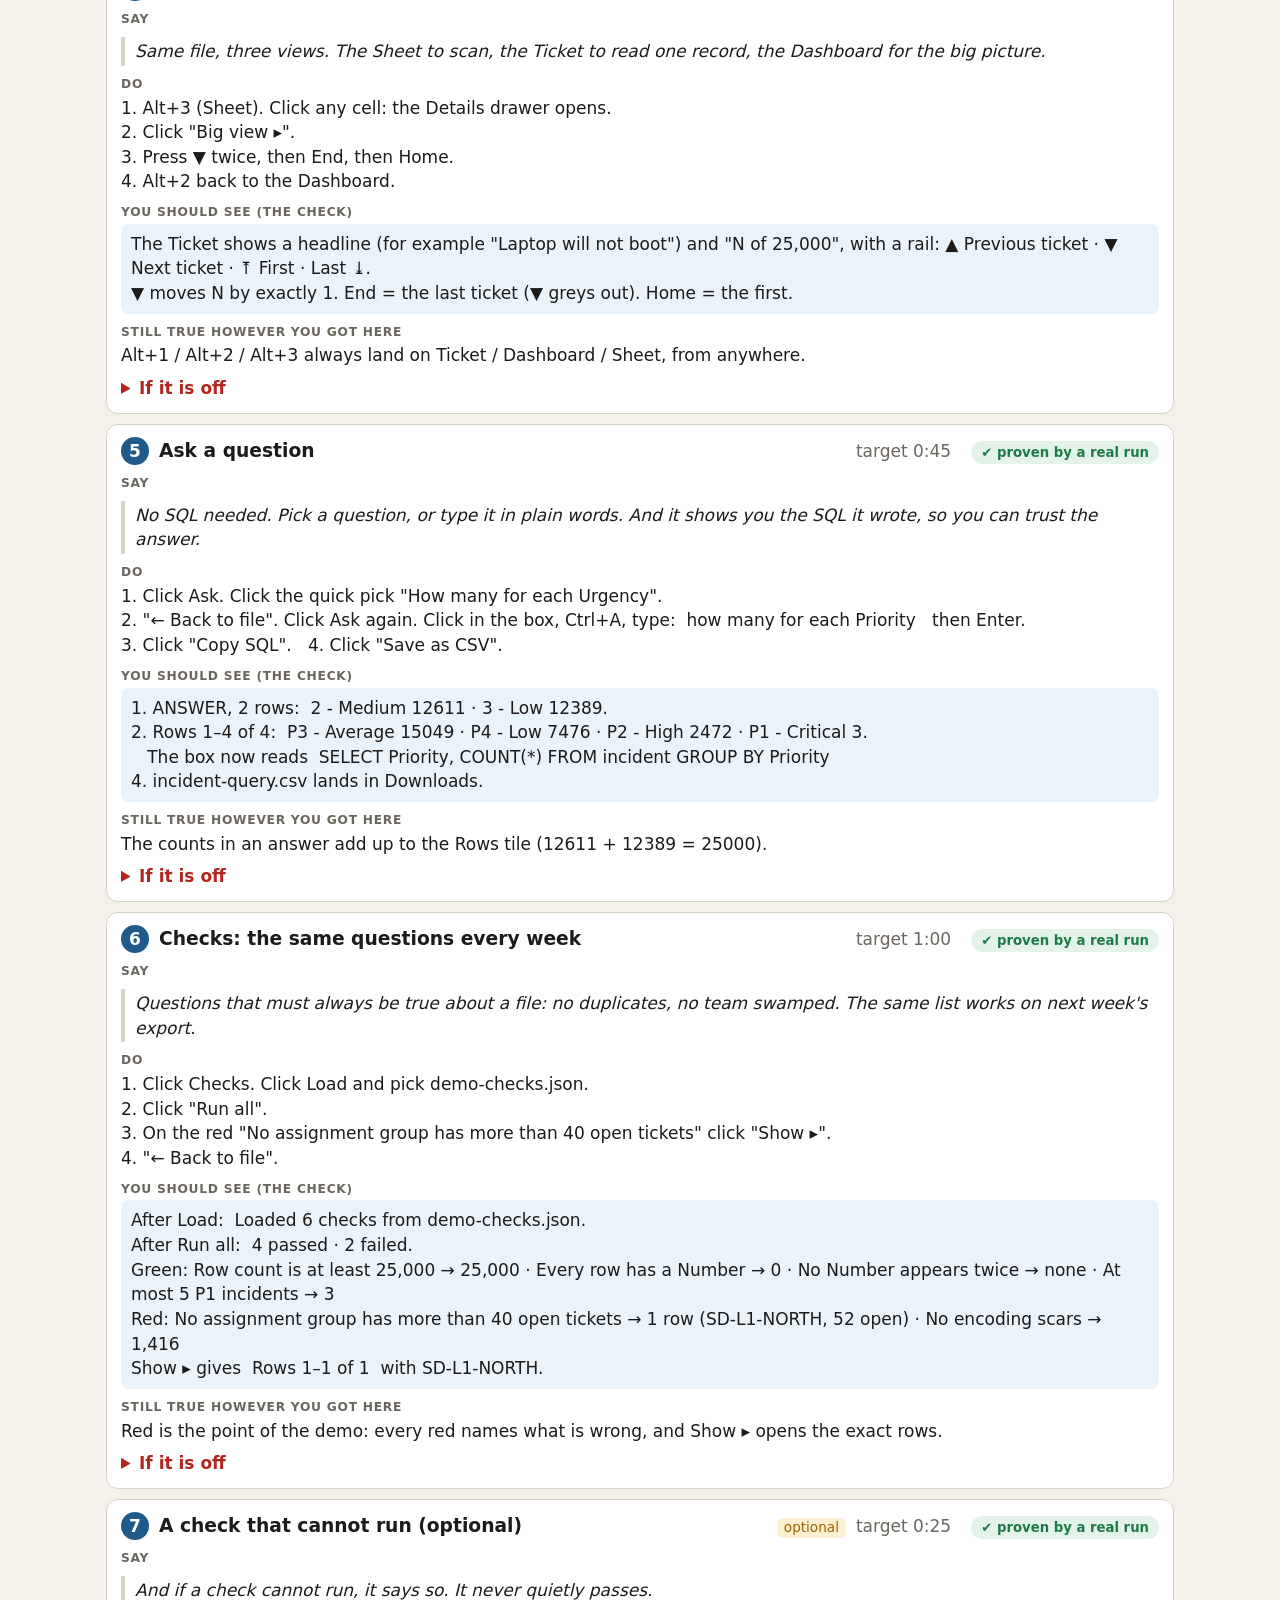
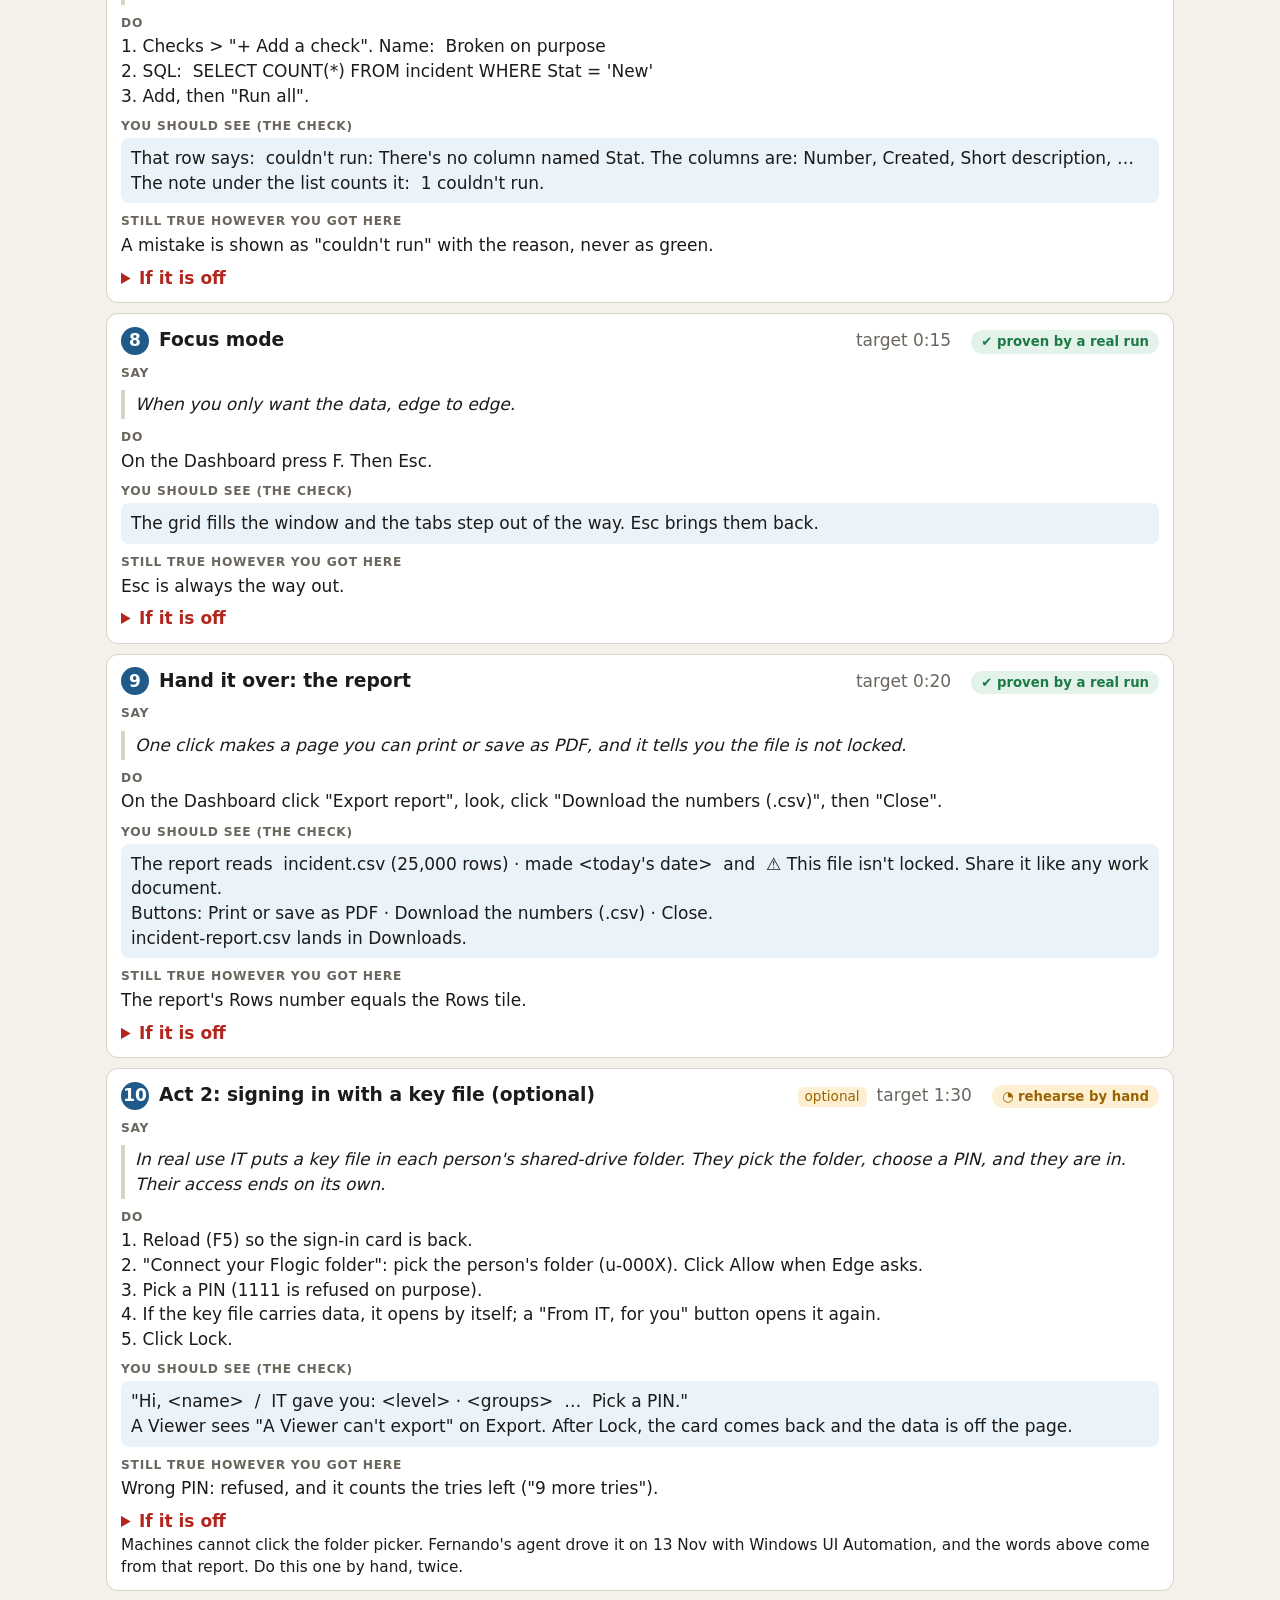
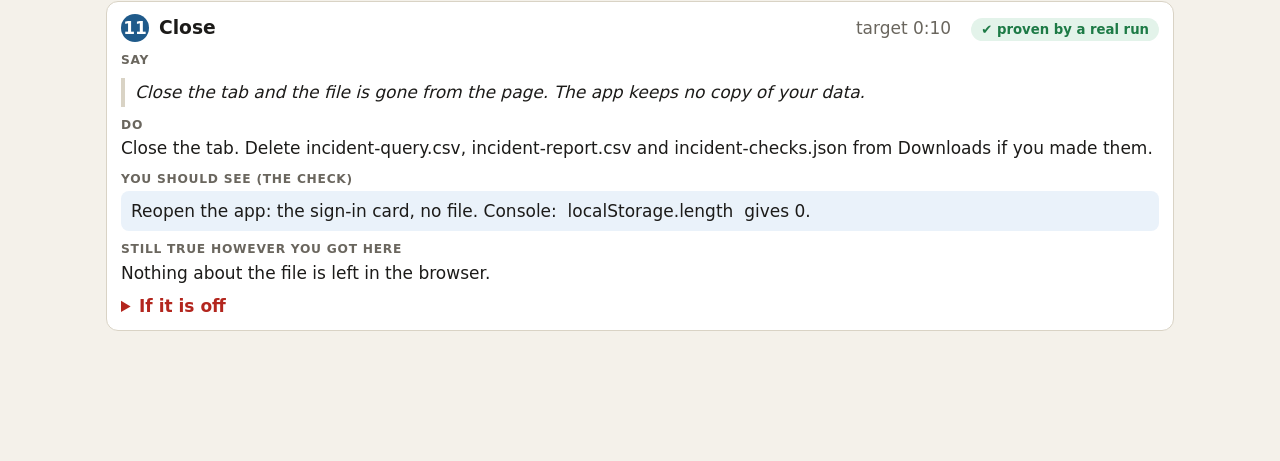
<file: presentation/demo-sheet/demo-sheet.html>
<!DOCTYPE html>
<html lang="en">
<head>
<meta charset="UTF-8">
<meta name="viewport" content="width=device-width, initial-scale=1">
<title>Flogic demo-day live sheet</title>
<style>
/*
    Flogic demo-day live sheet.   ONE file,  no internet,  no libraries.   Open it by double-clicking.
    Everything you read here is editable:  press  Edit.   Your edits are kept in THIS browser,
    and "Save my edits" makes a file you can carry to another device.
*/
:root {
    --bg: #f4f1ea;  --card: #ffffff;  --ink: #1c1b19;  --dim: #6a665e;  --line: #d9d3c5;
    --accent: #1f5a8a;  --accent-ink: #ffffff;
    --good: #1d7a46;  --good-bg: #e3f3ea;
    --warn: #9a6200;  --warn-bg: #fdf0d2;
    --bad: #b3261e;   --bad-bg: #fbe4e2;
    --see: #eaf2fa;   --code: #1d2530;  --code-ink: #e8edf3;
}
@media (prefers-color-scheme: dark) {
    :root:not([data-theme="light"]) {
        --bg: #16171a;  --card: #202226;  --ink: #ecebe7;  --dim: #a19d93;  --line: #3a3d44;
        --accent: #6fb1e6;  --accent-ink: #0d1a26;
        --good: #6fd39a;  --good-bg: #17301f;
        --warn: #f0c26a;  --warn-bg: #33290f;
        --bad: #ff8d84;   --bad-bg: #3a1a18;
        --see: #1a2733;   --code: #0f1115;  --code-ink: #e8edf3;
    }
}
:root[data-theme="dark"] {
    --bg: #16171a;  --card: #202226;  --ink: #ecebe7;  --dim: #a19d93;  --line: #3a3d44;
    --accent: #6fb1e6;  --accent-ink: #0d1a26;
    --good: #6fd39a;  --good-bg: #17301f;
    --warn: #f0c26a;  --warn-bg: #33290f;
    --bad: #ff8d84;   --bad-bg: #3a1a18;
    --see: #1a2733;   --code: #0f1115;  --code-ink: #e8edf3;
}
* { box-sizing: border-box; }
html { font-size: 17px; scroll-padding-top: 150px; }
.card { scroll-margin-top: 150px; }          /* a card that scrolls to the top lands BELOW the sticky bar, not under it */
body { margin: 0; background: var(--bg); color: var(--ink); font-family: "Segoe UI", system-ui, sans-serif; line-height: 1.45; }
button { font: inherit; color: inherit; cursor: pointer; border: 1px solid var(--line); background: var(--card); border-radius: 8px; padding: 6px 12px; min-height: 34px; }
button:hover { border-color: var(--accent); }
button.primary { background: var(--accent); color: var(--accent-ink); border-color: var(--accent); font-weight: 600; }
button.good { background: var(--good); color: #fff; border-color: var(--good); font-weight: 600; }
button.bad  { background: var(--bad-bg); color: var(--bad); border-color: var(--bad); }
button:disabled { opacity: .45; cursor: default; }
a { color: var(--accent); }

/* ---------- top bar ---------- */
#bar { position: sticky; top: 0; z-index: 10; background: var(--card); border-bottom: 1px solid var(--line); padding: 8px 16px; }
#row1, #row2 { display: flex; flex-wrap: wrap; align-items: center; gap: 8px; max-width: 1100px; margin: 0 auto; }
#row2 { margin-top: 6px; }
#title { font-weight: 700; font-size: 1.05rem; margin-right: auto; }
#clock { font-variant-numeric: tabular-nums; font-size: 1.7rem; font-weight: 700; min-width: 4.2ch; }
#lap   { font-variant-numeric: tabular-nums; color: var(--dim); min-width: 12ch; }
#lap.over { color: var(--bad); font-weight: 700; }
#now { flex: 1 1 200px; color: var(--dim); white-space: nowrap; overflow: hidden; text-overflow: ellipsis; }
nav { display: flex; gap: 4px; flex-wrap: wrap; }
nav button { border-radius: 8px 8px 0 0; }
nav button[aria-selected="true"] { background: var(--accent); color: var(--accent-ink); border-color: var(--accent); font-weight: 600; }

main { max-width: 1100px; margin: 0 auto; padding: 14px 16px 120px; }
.pane { display: none; }
.pane.on { display: block; }
h2 { margin: 18px 0 8px; font-size: 1.25rem; }
.lede { color: var(--dim); margin: 4px 0 12px; }

/* ---------- cards ---------- */
.card { background: var(--card); border: 1px solid var(--line); border-radius: 12px; padding: 12px 14px; margin: 10px 0; }
.card.active { border: 2px solid var(--accent); box-shadow: 0 0 0 3px color-mix(in srgb, var(--accent) 22%, transparent); }
.card.done { opacity: .72; }
.card.missed { border-color: var(--bad); }
.head { display: flex; align-items: baseline; gap: 10px; flex-wrap: wrap; }
.num { background: var(--accent); color: var(--accent-ink); border-radius: 999px; min-width: 28px; height: 28px; display: inline-grid; place-items: center; font-weight: 700; flex: none; }
.ttl { font-weight: 700; font-size: 1.1rem; flex: 1 1 200px; }
.secs { color: var(--dim); font-variant-numeric: tabular-nums; }
.opt { background: var(--warn-bg); color: var(--warn); border-radius: 6px; padding: 0 7px; font-size: .8rem; }
.lapnote { font-variant-numeric: tabular-nums; font-size: .9rem; }
.lapnote.ok { color: var(--good); } .lapnote.no { color: var(--bad); }
.lbl { font-size: .72rem; font-weight: 700; letter-spacing: .06em; text-transform: uppercase; color: var(--dim); margin: 10px 0 2px; }
.say { font-style: italic; border-left: 4px solid var(--line); padding: 2px 10px; margin: 8px 0 0; }
.do { white-space: pre-wrap; }
.see { white-space: pre-wrap; background: var(--see); border-radius: 8px; padding: 8px 10px; }
.any { white-space: pre-wrap; }
details.off { margin-top: 8px; }
details.off summary { cursor: pointer; color: var(--bad); font-weight: 600; }
.offtxt { white-space: pre-wrap; background: var(--bad-bg); border-radius: 8px; padding: 8px 10px; margin-top: 4px; }
.body { white-space: pre-wrap; margin-top: 6px; }
.chip { display: inline-block; border-radius: 999px; padding: 1px 9px; font-size: .78rem; font-weight: 600; border: 1px solid transparent; user-select: none; }
.chip.tested { background: var(--good-bg); color: var(--good); }
.chip.hand   { background: var(--warn-bg); color: var(--warn); }
.tag { display: inline-block; border-radius: 6px; padding: 0 8px; font-size: .78rem; background: var(--see); color: var(--accent); font-weight: 600; }
pre.code { background: var(--code); color: var(--code-ink); border-radius: 8px; padding: 10px 12px; margin: 8px 0 0; overflow-x: auto; white-space: pre-wrap; word-break: break-word; font: .86rem/1.45 Consolas, "Cascadia Mono", monospace; }
.codewrap { position: relative; }
.copy { position: absolute; top: 14px; right: 6px; min-height: 26px; padding: 0 8px; font-size: .78rem; }
.check { display: flex; gap: 10px; align-items: flex-start; }
.check input[type=checkbox] { width: 22px; height: 22px; margin-top: 3px; flex: none; }
.keygrid { display: grid; grid-template-columns: 1fr 1fr; gap: 0; border: 1px solid var(--line); border-radius: 10px; overflow: hidden; background: var(--card); }
.keygrid > div { padding: 5px 10px; border-bottom: 1px solid var(--line); }
.keygrid > div:nth-child(odd) { color: var(--dim); }
.keygrid .itembar { grid-column: 1 / -1; background: var(--see); }
.ctl { display: flex; flex-wrap: wrap; gap: 8px; margin: 8px 0; }

/* ---------- edit mode ---------- */
body.editing [data-f] { outline: 1px dashed var(--accent); outline-offset: 2px; min-height: 1.3em; border-radius: 3px; cursor: text; }
body.editing [data-f]:focus { outline: 2px solid var(--accent); background: color-mix(in srgb, var(--accent) 10%, transparent); }
.itembar { display: none; gap: 6px; margin-top: 8px; }
body.editing .itembar { display: flex; }
.itembar button { min-height: 28px; padding: 0 9px; font-size: .85rem; }
body.editing .chip { cursor: pointer; }

/* ---------- live mode: bigger, quieter ---------- */
body.live { font-size: 1.12rem; }
body.live .practice-only, body.live .secs, body.live .chip, body.live .lapnote { display: none; }
body.live .see { font-size: 1.1em; }
body.live details.off:not([open]) summary { opacity: .7; }

#toast { position: fixed; left: 50%; bottom: 22px; transform: translateX(-50%); background: var(--ink); color: var(--bg); padding: 8px 16px; border-radius: 999px; opacity: 0; transition: opacity .25s; pointer-events: none; z-index: 30; }
#toast.on { opacity: .95; }
table.reps { border-collapse: collapse; width: 100%; background: var(--card); border: 1px solid var(--line); border-radius: 10px; }
table.reps th, table.reps td { text-align: left; padding: 6px 10px; border-bottom: 1px solid var(--line); font-variant-numeric: tabular-nums; }
@media print { #bar, .itembar, .copy, .ctl { display: none !important; } .pane { display: block !important; } body { background: #fff; } }
@media (max-width: 640px) { html { font-size: 16px; } #clock { font-size: 1.4rem; } .keygrid { grid-template-columns: 1fr; } }
</style>
</head>
<body>

<header id="bar">
    <div id="row1">
        <span id="title">Flogic · demo-day live sheet</span>
        <span id="clock">0:00</span>
        <span id="lap"></span>
        <button id="bStart" class="primary" title="Space">▶ Start rep</button>
        <button id="bOk" class="good" title="Space or →" disabled>✓ Matched</button>
        <button id="bOff" class="bad" title="X" disabled>✗ It was off</button>
        <button id="bSkip" title="S" disabled>Skip ⏭</button>
        <button id="bBack" title="←" disabled>↶ Back</button>
    </div>
    <div id="row2">
        <nav id="tabs" role="tablist"></nav>
        <span id="now"></span>
        <button id="bLive" title="L">Live mode</button>
        <button id="bEdit" title="Edit every word on this sheet">✎ Edit</button>
        <button id="bTheme" title="Light / dark">◐</button>
    </div>
</header>

<main>
    <section id="p-run" class="pane"></section>
    <section id="p-before" class="pane"></section>
    <section id="p-breaks" class="pane"></section>
    <section id="p-reset" class="pane"></section>
    <section id="p-practice" class="pane"></section>
</main>
<div id="toast"></div>
<input type="file" id="fileIn" accept=".json,application/json" hidden>

<script>
'use strict';
/*
    HOW THIS PAGE IS BUILT   (so you can change it)
      DEFAULT  =  every word you read.   Edit mode changes the SAVED copy,  not this list.
      "Reset sheet to built-in"  throws your edits away and goes back to DEFAULT.
      Each item has  proof:  'tested'  =  I ran it in a real browser on 16 Nov 2026 and it did exactly this,
                             'hand'    =  read from the code or the notes,  NOT run by a machine:  rehearse it.
      {BS}  stands for a backslash in DEFAULT  (it is turned into a real one before you see it).
*/
const NL = String.fromCharCode(10);
const BS = String.fromCharCode(92);
const KEY = 'flogic-demo-sheet-v1';
const REPS_KEY = 'flogic-demo-sheet-reps-v1';
const DONE_KEY = 'flogic-demo-sheet-ticks-v1';

const DEFAULT = {
meta: { proven: 'Proven 16 Nov 2026 on build a159de2 (branch phase1-grid-menus), headless Edge, real mouse and keyboard events, made-up data.' },

steps: [
{ t: 'Open the app', secs: 20, proof: 'tested',
  say: 'This is Flogic. It opens your data right here, in your own browser. Nothing gets uploaded.',
  do: `1. Open DataPage/flogic.html in Edge (or click into the app frame in the deck).
2. Ctrl+0 for 100% zoom.  F11 if you are going full screen.`,
  see: `A card: "Sign in to Flogic", with the buttons "Connect your Flogic folder" and "Open a plain file without signing in".
Tabs across the top read:  Ticket | Dashboard | Sheet.`,
  any: `The tab says Flogic. F12 > Console has nothing red.`,
  off: `Blank page: wrong file. It must be DataPage/flogic.html.
A person's name and "PIN" on the card: someone signed in here before. Reset tab, Level 2 (10 seconds).` },

{ t: 'Open a made-up file', secs: 25, proof: 'tested',
  say: `I'll open a plain file, no sign-in. This is made-up service-desk data: 25,000 tickets.`,
  do: `1. Click "Open a plain file without signing in".
2. Click "Choose File" and pick incident.csv.`,
  see: `Status line:  Rows 1–15 of 25000.   The app lands on the Dashboard by itself.
Tiles:  Rows 25,000  ·  Different Assignment group 20 (Most rows: SD-L1-NORTH (1,341))
Rows by State: Closed 17,268 · Resolved 4,833 · Canceled 2,372 · New 196 · On Hold 172 · In Progress 159
Rows by Priority: P3 15,049 · P4 7,476 · P2 2,472 · P1 3`,
  any: `The Rows tile equals the number after "of" in the status line, and each bar tile adds up to the Rows tile (17,268+4,833+2,372+196+172+159 = 25,000). That holds for any file with no blanks.`,
  off: `Nothing loaded: click Choose File again.
Only 4 tiles: that is the simple view. Click "Show the full dashboard (6 tiles)".
Different numbers: wrong file. Compare with the answer key (Before tab).
The file MUST be called incident.csv exactly. "incident (1).csv" breaks the Checks (Drill 3).` },

{ t: 'Click through a number', secs: 30, proof: 'tested',
  say: 'Every number is a doorway. Click Closed and you are looking at the 17,268 tickets behind it.',
  do: `1. On the Dashboard click the "Closed 17,268" row.
2. Click "← Back to file".`,
  see: `The Sheet shows  Rows 1–15 of 17268  and an ANSWER pill.
"← Back to file" gives you  Rows 1–15 of 25000  again.`,
  any: `The number after "of" equals the number you clicked.`,
  off: `Nothing opened: click the words, not the empty bar.
Lost? Alt+2 is always the Dashboard.` },

{ t: 'Three views of one file', secs: 35, proof: 'tested',
  say: 'Same file, three views. The Sheet to scan, the Ticket to read one record, the Dashboard for the big picture.',
  do: `1. Alt+3 (Sheet). Click any cell: the Details drawer opens.
2. Click "Big view ▸".
3. Press ▼ twice, then End, then Home.
4. Alt+2 back to the Dashboard.`,
  see: `The Ticket shows a headline (for example "Laptop will not boot") and "N of 25,000", with a rail: ▲ Previous ticket · ▼ Next ticket · ⤒ First · Last ⤓.
▼ moves N by exactly 1. End = the last ticket (▼ greys out). Home = the first.`,
  any: `Alt+1 / Alt+2 / Alt+3 always land on Ticket / Dashboard / Sheet, from anywhere.`,
  off: `Keys do nothing: click an empty part of the page first (the keyboard may be inside a box).
The drawer is in the way: click "Details ▾" to close it.` },

{ t: 'Ask a question', secs: 45, proof: 'tested',
  say: 'No SQL needed. Pick a question, or type it in plain words. And it shows you the SQL it wrote, so you can trust the answer.',
  do: `1. Click Ask. Click the quick pick "How many for each Urgency".
2. "← Back to file". Click Ask again. Click in the box, Ctrl+A, type:  how many for each Priority   then Enter.
3. Click "Copy SQL".   4. Click "Save as CSV".`,
  see: `1. ANSWER, 2 rows:  2 - Medium 12611 · 3 - Low 12389.
2. Rows 1–4 of 4:  P3 - Average 15049 · P4 - Low 7476 · P2 - High 2472 · P1 - Critical 3.
   The box now reads  SELECT Priority, COUNT(*) FROM incident GROUP BY Priority
4. incident-query.csv lands in Downloads.`,
  any: `The counts in an answer add up to the Rows tile (12611 + 12389 = 25000).`,
  off: `The Ask menu folds away after every pick. That is normal: click Ask again.
The box starts filled with "SELECT * FROM incident". Ctrl+A first, or your words get glued onto it.
Enter did nothing: click "Show answer ▶".` },

{ t: 'Checks: the same questions every week', secs: 60, proof: 'tested',
  say: 'Questions that must always be true about a file: no duplicates, no team swamped. The same list works on next week\'s export.',
  do: `1. Click Checks. Click Load and pick demo-checks.json.
2. Click "Run all".
3. On the red "No assignment group has more than 40 open tickets" click "Show ▸".
4. "← Back to file".`,
  see: `After Load:  Loaded 6 checks from demo-checks.json.
After Run all:  4 passed · 2 failed.
Green: Row count is at least 25,000 → 25,000 · Every row has a Number → 0 · No Number appears twice → none · At most 5 P1 incidents → 3
Red: No assignment group has more than 40 open tickets → 1 row (SD-L1-NORTH, 52 open) · No encoding scars → 1,416
Show ▸ gives  Rows 1–1 of 1  with SD-L1-NORTH.`,
  any: `Red is the point of the demo: every red names what is wrong, and Show ▸ opens the exact rows.`,
  off: `"Not run on this file yet": click Run all.
Everything says "couldn't run: There's no table named incident": the file is not named incident.csv (the table IS the file's name). Open the right file, or in demo-checks.json replace  incident  with your file's name.
No file to Load? Skip it: opening Checks on a fresh file offers 5 suggested checks. Run all gives 3 passed · 2 failed.` },

{ t: 'A check that cannot run (optional)', secs: 25, opt: true, proof: 'tested',
  say: 'And if a check cannot run, it says so. It never quietly passes.',
  do: `1. Checks > "+ Add a check". Name:  Broken on purpose
2. SQL:  SELECT COUNT(*) FROM incident WHERE Stat = 'New'
3. Add, then "Run all".`,
  see: `That row says:  couldn't run: There's no column named Stat. The columns are: Number, Created, Short description, …
The note under the list counts it:  1 couldn't run.`,
  any: `A mistake is shown as "couldn't run" with the reason, never as green.`,
  off: `Typing slow? Skip this step. It is optional.` },

{ t: 'Focus mode', secs: 15, proof: 'tested',
  say: 'When you only want the data, edge to edge.',
  do: `On the Dashboard press F. Then Esc.`,
  see: `The grid fills the window and the tabs step out of the way. Esc brings them back.`,
  any: `Esc is always the way out.`,
  off: `F typed into a box: click an empty part of the page first.
Stuck: Esc, or F5.` },

{ t: 'Hand it over: the report', secs: 20, proof: 'tested',
  say: 'One click makes a page you can print or save as PDF, and it tells you the file is not locked.',
  do: `On the Dashboard click "Export report", look, click "Download the numbers (.csv)", then "Close".`,
  see: `The report reads  incident.csv (25,000 rows) · made <today's date>  and  ⚠ This file isn't locked. Share it like any work document.
Buttons: Print or save as PDF · Download the numbers (.csv) · Close.
incident-report.csv lands in Downloads.`,
  any: `The report's Rows number equals the Rows tile.`,
  off: `No download: Ctrl+J shows Edge's downloads. Edge may be asking about the file.` },

{ t: 'Act 2: signing in with a key file (optional)', secs: 90, opt: true, proof: 'hand',
  say: 'In real use IT puts a key file in each person\'s shared-drive folder. They pick the folder, choose a PIN, and they are in. Their access ends on its own.',
  do: `1. Reload (F5) so the sign-in card is back.
2. "Connect your Flogic folder": pick the person's folder (u-000X). Click Allow when Edge asks.
3. Pick a PIN (1111 is refused on purpose).
4. If the key file carries data, it opens by itself; a "From IT, for you" button opens it again.
5. Click Lock.`,
  see: `"Hi, <name>  /  IT gave you: <level> · <groups>  …  Pick a PIN."
A Viewer sees "A Viewer can't export" on Export. After Lock, the card comes back and the data is off the page.`,
  any: `Wrong PIN: refused, and it counts the tries left ("9 more tries").`,
  off: `"Your computer's date looks wrong. It says today is …": set the date and time on this computer.
"This key file wasn't made by this company's IT. Ask IT for a new key file.": the app's trust file (DataPage/it-signerI.js) is not the one your keyring made. See Before > trust file.
"No folder picked. Click again, or drag the folder onto this page.": the picker was cancelled.
"Your access has ended …": the key file ran out. Renew it in IT's console (Before > fresh key files).
No sign-in option at all: it-signerI.js is the blank one, or the address is plain http (use file:// or localhost).`,
  note: `Machines cannot click the folder picker. Fernando's agent drove it on 13 Nov with Windows UI Automation, and the words above come from that report. Do this one by hand, twice.` },

{ t: 'Close', secs: 10, proof: 'tested',
  say: 'Close the tab and the file is gone from the page. The app keeps no copy of your data.',
  do: `Close the tab. Delete incident-query.csv, incident-report.csv and incident-checks.json from Downloads if you made them.`,
  see: `Reopen the app: the sign-in card, no file. Console:  localStorage.length  gives 0.`,
  any: `Nothing about the file is left in the browser.`,
  off: `Something odd is left over: Reset tab.` }
],

before: [
{ t: 'The practice file is on this device', proof: 'tested',
  body: `Made-up data only. Never a real export in front of an audience.
It is the SAME file every time (I made it twice: identical bytes), so the answer key below always holds.
Make it (Python 3.12), from the repo folder:
No Python on this device? Copy the folder C:{BS}flogic-demo from another device.`,
  code: `py -3.12 -I tests{BS}make-tickets.py C:{BS}flogic-demo` },
{ t: 'Edge or Chrome, window, zoom, quiet', proof: 'hand',
  body: `Sign-in needs a Chromium browser (it uses the folder picker). Plain files open anywhere.
Ctrl+0. Close every other tab. Plug in power. Turn on Focus (Win+N) so no pop-ups land on the projector. Check which screen is the shared one BEFORE you start.` },
{ t: 'The trust file (only for Act 2)', proof: 'tested',
  body: `On this machine DataPage/it-signerI.js is filled in (fingerprint VC7R-2RBX-36TP-EZCH, made 2026-11-14) but it is NOT committed: git holds the blank one. So a fresh clone on another device has key-file sign-in OFF (plain files still work).
Copy that one file across by hand. It is a public key, not a secret. Never commit it (CI refuses a filled-in one).` },
{ t: 'Key files are fresh (only for Act 2)', proof: 'hand',
  body: `Key files run out: Guest 1 day, Viewer and Analyst 7 days (see "Levels and rules" in IT's console).
The morning of the demo, in IT's console press "Renew everyone". Guests are left out on purpose: renew them by name.
An old one shows "Your access has ended".` },
{ t: 'Self-test this machine (about 2 minutes)', proof: 'tested',
  body: `Each prints PASS / FAIL lines and ends with ALL PASS. They start and stop their own Edge. They look for Edge at C:/Program Files (x86)/Microsoft/Edge/Application/msedge.exe, so on another device that path may need changing, and then a failure is the test's, not the app's.
Run from the repo's tests folder (Node 22 or newer):`,
  code: `node checks-test.mjs  C:/path/to/repo/DataPage/flogic.html  C:/flogic-demo/incident.csv  C:/flogic-demo/out
node stations-test.mjs  C:/path/to/repo/DataPage/flogic.html  C:/flogic-demo/incident.csv  C:/flogic-demo/out2` },
{ t: 'Load demo-checks.json once', proof: 'tested',
  body: `Open incident.csv, Checks, Load demo-checks.json, Run all. It must say  4 passed · 2 failed.  Then do Reset Level 2 so tomorrow starts clean.` },
{ t: 'Downloads folder is tidy', proof: 'tested',
  body: `Delete old incident-query.csv / incident-report.csv / incident-checks.json. Windows renames a repeat download to "incident (1).csv", and if THAT is the file you open, every check says "couldn't run" (the table is the file's name).` },
{ t: 'Plan B is one move away', proof: 'hand',
  body: `The file sits on the Desktop, not buried. Recovery for almost anything: F5, "Open a plain file without signing in", Choose File, incident.csv. About 15 seconds. Second device or second window with the app already open if you can.` }
],

key: [
  ['Rows in incident.csv', '25,000'], ['Different Assignment groups', '20'],
  ['Most rows', 'SD-L1-NORTH (1,341)'], ['State: Closed', '17,268'],
  ['State: Resolved', '4,833'], ['State: Canceled', '2,372'],
  ['State: New', '196'], ['State: On Hold', '172'],
  ['State: In Progress', '159'], ['Priority: P3 - Average', '15,049'],
  ['Priority: P4 - Low', '7,476'], ['Priority: P2 - High', '2,472'],
  ['Priority: P1 - Critical', '3'], ['Urgency: 2 - Medium', '12,611'],
  ['Urgency: 3 - Low', '12,389'], ['SD-L1-NORTH open tickets (over 40)', '52'],
  ['Rows with encoding scars', '1,416'], ['Checks file result', '4 passed · 2 failed'],
  ['Suggested checks result', '3 passed · 2 failed'], ['change_request.csv rows', '500'],
  ['Newest ticket by Created', 'INC1909593 · 2026-09-28 23:46:00']
],

breaks: [
{ t: 'The Ask menu vanished after I picked something', proof: 'tested', body: `Normal. It steps aside to show the answer. Click Ask again.` },
{ t: 'Only 4 tiles on the Dashboard', proof: 'tested', body: `That is the simple view. Click "Show the full dashboard (6 tiles)".` },
{ t: 'Keys (F, arrows, Alt+1/2/3) do nothing', proof: 'tested', body: `The keyboard is inside a box. Click an empty part of the page, then try again.` },
{ t: 'Stuck in focus mode, or on the wrong tab', proof: 'tested', body: `Esc leaves focus mode. Alt+1 / Alt+2 / Alt+3 jump to Ticket / Dashboard / Sheet.` },
{ t: 'Every check says "couldn\'t run: There\'s no table named incident"', proof: 'tested', body: `The table is the file's name. You opened change_request.csv or "incident (1).csv". Open incident.csv again and Run all.` },
{ t: 'Checks say "Not run on this file yet"', proof: 'tested', body: `By design: a new file keeps the list but forgets the results. Click Run all.` },
{ t: 'Typed question: my words are stuck onto SELECT * FROM incident', proof: 'tested', body: `The box starts filled. Click in it, Ctrl+A, type again. Enter shows the answer.` },
{ t: 'Anything odd and I cannot tell why', proof: 'tested', body: `F5, Open a plain file, Choose File, incident.csv. Nothing is lost: the app stores no data. Also F12 > Console: a red line is worth reading out loud later.` },
{ t: '"Your computer\'s date looks wrong…" at sign-in', proof: 'hand', body: `The laptop clock is earlier than the day the key file was made. Windows Settings > Time & language > Date & time > "Set time automatically", then try again.` },
{ t: '"This key file wasn\'t made by this company\'s IT"', proof: 'hand', body: `The app's DataPage/it-signerI.js does not match the keyring that made the key file. Put the right trust file in (Before tab), reload.` },
{ t: 'No sign-in option, only plain files', proof: 'hand', body: `Either the trust file is the blank one, or the page is on plain http (not localhost, not https). Plain files still work, so carry on with Acts 1 only.` },
{ t: 'The Lock chip sits over "← Back to file" (narrow window)', proof: 'hand', body: `Known: scroll the page a little. It happens with a person in many groups.` },
{ t: 'The folder window will not open, or Edge asks again and again', proof: 'hand', body: `Click Allow when asked. Cancelled picker says "No folder picked": click again, or drag the folder onto the page. A person whose key file carries data is asked each PIN sign-in, unless you pick "Allow on every visit".` }
],

reset: [
{ t: 'Level 0: a plain file leaves nothing behind', tag: 'Any device', proof: 'tested',
  body: `Close the tab. Nothing about the file stays in the app (checked: after opening a 25,000-row file, localStorage holds 0 items and no person is stored).
What stays is what YOU downloaded: incident-query.csv, incident-report.csv, incident-checks.json. Delete those from Downloads.` },
{ t: 'Level 1: forget one person (in the app, two clicks)', tag: 'Any browser', proof: 'hand',
  body: `On that person's PIN card click "Forget me on this laptop". The button changes to "Click again to forget <name> on this laptop": click again.
That removes the laptop's copy of them and the remembered folder. "Someone else" lists everyone on this laptop: repeat for each.` },
{ t: 'Level 2: wipe everything the app keeps in this browser (10 seconds)', tag: 'Any browser', proof: 'tested',
  body: `The app keeps three small databases and nothing else (no cookies, no localStorage): flogic-filekey (people and their locked keys), flogic-mailbox (which drive folder was picked) and flogic-vault (the older credential way).
1. Open the app's tab.  2. F12 > Console.  3. Paste this and press Enter (if the console refuses the paste, type  allow pasting  and Enter first).  The page reloads itself.
Then look: the card must list no names and offer "Connect your Flogic folder" and "Open a plain file without signing in".`,
  code: `Promise.all(['flogic-filekey','flogic-mailbox','flogic-vault'].map(n => new Promise(r => { const q = indexedDB.deleteDatabase(n); q.onsuccess = q.onerror = q.onblocked = () => r(); }))).then(() => location.reload())`,
  code2label: 'Count the people still stored here (should print 0):',
  code2: `indexedDB.databases().then(l => { if (!l.some(d => d.name === 'flogic-filekey')) return console.log('people on this device: 0'); const o = indexedDB.open('flogic-filekey'); o.onsuccess = () => { const db = o.result; if (!db.objectStoreNames.contains('people')) { db.close(); return console.log('people on this device: 0'); } db.transaction('people').objectStore('people').count().onsuccess = c => { console.log('people on this device:', c.target.result); db.close(); }; }; })` },
{ t: 'Level 3: Clear site data in DevTools (catches anything)', tag: 'Any browser', proof: 'hand',
  body: `F12 > Application tab > Storage > "Clear site data" (leave everything ticked), then F5. This works for a page opened from a file (file://) as well as a web address. Use it if Level 2 left something behind, or if the browser still remembers the folder permission.
Do NOT use Edge's "Clear browsing data" for this: it wipes every site you use.` },
{ t: 'Level 4: use a fresh door instead of cleaning', tag: 'Any device', proof: 'hand',
  body: `A new door has its own empty storage.
InPrivate window (Ctrl+Shift+N): empty, and forgets everything when closed. Try the folder picker in it once before the demo.
Or serve the page on another port (a different address is a different, empty store); sign-in works on localhost:`,
  code: `py -3 -m http.server 8082 --directory DataPage
then open  http://localhost:8082/flogic.html` },
{ t: 'Level 5: the desktop app (Flogic.exe, Flogic IT.exe)', tag: 'Windows desktop app', proof: 'hand',
  body: `The app keeps its own browser store in its own folder, per app: staff and it. Close the app first. Taken from the source (desktop/src/main.rs); the folder did not exist on the machine I looked at, because the app had not been run there. Test-Path says whether it is there.`,
  code: `Get-Process Flogic* -ErrorAction SilentlyContinue | Stop-Process
Test-Path "$env:LOCALAPPDATA{BS}org.icstars.flogic{BS}staff"
Remove-Item -Recurse -Force "$env:LOCALAPPDATA{BS}org.icstars.flogic{BS}staff"
# IT's console app:  the same, ending {BS}it` },
{ t: 'Level 6: IT\'s side, the drive folder and the keyring', tag: 'Drive / IT console', proof: 'hand',
  body: `What IT leaves behind: u-000X folders each holding flogic.flogic-key, a flogic-keyring.stamp file, the keyring file you saved, and data packs (.flogic) you downloaded.
Best practice: keep a GOLD copy of the whole demo drive folder that you never open, and copy it fresh before every demo. Check both paths before you press Enter:`,
  code: `Remove-Item -Recurse -Force C:{BS}flogic-demo-drive
Copy-Item -Recurse C:{BS}flogic-demo-drive-GOLD C:{BS}flogic-demo-drive`,
  code2label: 'Or start IT from nothing: open the IT console, "New keyring" (a passphrase of 4 or more words), and delete the old flogic-keyring.stamp from the shared folder. Then renew the key files (Before tab).' },
{ t: 'Another device: the six steps', tag: 'New device', proof: 'hand',
  body: `1. Copy the repo folder (or git clone), then copy over your filled-in DataPage/it-signerI.js if you do Act 2.
2. Get the practice file: copy C:{BS}flogic-demo, or run make-tickets.py (Before tab). Copy demo-checks.json next to it.
3. Open DataPage/flogic.html in Edge or Chrome. Run Reset Level 2, then look at the card.
4. Open incident.csv, Checks, Load demo-checks.json, Run all: it must say 4 passed · 2 failed.
5. For Act 2: copy the keyring file and the drive folder, and renew the key files.
6. Save this sheet's edits on the old device ("Save my edits") and load them here ("Load edits").` }
],

practice: {
  plan: `Tonight: five reps, then stop.
Rep 1  Read-through. Sheet on screen, app beside it. Do every step slowly. Press ✓ Matched only when the "You should see" is really on the screen.
Rep 2  Eyes up. Say the lines out loud. Glance at the sheet only for the "see".
Rep 3  Sabotage. Run three of the drills below in the MIDDLE of a rep.
Rep 4  Cold open. Do Reset Level 2 first, then a full rep. Aim: 4:20 or less and zero misses.
Rep 5  Live mode. Press L. Phone timer. One clean rep is done. Sleep.`,
  drills: [
    { t: 'Drill 1: press F5 in the middle of the Dashboard', body: `Page reloads to the sign-in card, no file. Fix: "Open a plain file without signing in", Choose File, incident.csv. Under 20 seconds. Nothing is lost.` },
    { t: 'Drill 2: open change_request.csv instead', body: `Status: Rows 1–15 of 500. Dashboard: Rows 500, Most rows: HR-APPS (43). Run all in Checks: 6 couldn't run: There's no table named incident. Fix: Choose File, incident.csv, Run all.` },
    { t: 'Drill 3: open a copy called "incident (1).csv"', body: `Opens fine (Rows 1–15 of 25000), but Run all gives 6 couldn't run: "There's no table named incident. The tables you can use: incident (1)". This is what a repeat download does to you. Fix: open the original, or rename the copy.` },
    { t: 'Drill 4: get lost', body: `Fold the Ask menu, enter focus mode, jump to the Ticket tab. Recover with: click Ask, Esc, Alt+2.` },
    { t: 'Drill 5: zoom to 150%, then back', body: `Ctrl + (plus) three times, find the Ask button, then Ctrl+0. The layout should still let you reach everything.` },
    { t: 'Drill 6: theme flip', body: `Click the theme chips at the top left (Neo-Neutral / Neo-Dark) and back. Know where they are so a projector washing out the light theme does not surprise you.` },
    { t: 'Drill 7: the cold reset', body: `Do Reset Level 2 and then Level 2's "count" line. Time it. You should be able to do it with the audience still coming in.` }
  ]
}
};

/* ====================================================================== state */
function expand(v) {
    if (typeof v === 'string') return v.split('{BS}').join(BS);
    if (Array.isArray(v)) return v.map(expand);
    if (v && typeof v === 'object') { const o = {}; for (const k in v) o[k] = expand(v[k]); return o; }
    return v;
}
const BUILTIN = expand(DEFAULT);
let S = clone(BUILTIN);
let reps = [];
let ticks = {};
let editing = false, live = false, tab = 'run';
let run = null;           // { i, t0, lapT0, laps:[sec], miss:{i:true}, skipped:{i:true} }
let flagged = {};         // steps marked "off" in this rep (their recovery box stays open)

function clone(x) { return JSON.parse(JSON.stringify(x)); }
function lsGet(k) { try { return localStorage.getItem(k); } catch (e) { return null; } }
function lsSet(k, v) { try { localStorage.setItem(k, v); return true; } catch (e) { return false; } }
function load() {
    const a = lsGet(KEY);
    if (a) { try { const o = JSON.parse(a); if (o && o.steps && o.before && o.reset) S = o; } catch (e) { } }
    try { reps = JSON.parse(lsGet(REPS_KEY) || '[]'); if (!Array.isArray(reps)) reps = []; } catch (e) { reps = []; }
    try { ticks = JSON.parse(lsGet(DONE_KEY) || '{}'); } catch (e) { ticks = {}; }
}
let saveTimer = 0;
function save() { clearTimeout(saveTimer); saveTimer = setTimeout(() => lsSet(KEY, JSON.stringify(S)), 250); }

/* ====================================================================== small helpers */
const $ = id => document.getElementById(id);
function el(tag, props, kids) {
    const e = document.createElement(tag);
    for (const k in props || {}) {
        if (k === 'text') e.textContent = props[k];
        else if (k === 'class') e.className = props[k];
        else if (k.slice(0, 2) === 'on') e.addEventListener(k.slice(2), props[k]);
        else e.setAttribute(k, props[k]);
    }
    (kids || []).forEach(c => { if (c) e.appendChild(c); });
    return e;
}
function toast(msg) { const t = $('toast'); t.textContent = msg; t.classList.add('on'); clearTimeout(toast.h); toast.h = setTimeout(() => t.classList.remove('on'), 1800); }
function fmt(sec) { sec = Math.max(0, Math.round(sec)); return Math.floor(sec / 60) + ':' + String(sec % 60).padStart(2, '0'); }
function textOf(e) { return e.innerText.split(String.fromCharCode(13)).join(''); }

//  An editable (or plain) text field bound to  S[list][i][name]
function field(list, i, name, tag, cls) {
    const e = el(tag || 'div', { class: cls || '', 'data-f': name });
    e.textContent = list === null ? S[name] : S[list][i][name] || '';
    if (editing) {
        e.setAttribute('contenteditable', 'plaintext-only');
        e.setAttribute('spellcheck', 'true');
        e.addEventListener('input', () => { S[list][i][name] = textOf(e); save(); });
    }
    return e;
}
function copyBtn(getText) {
    return el('button', { class: 'copy', text: 'Copy', onclick: async ev => {
        const text = getText();
        try { await navigator.clipboard.writeText(text); }
        catch (e) { const ta = el('textarea'); ta.value = text; document.body.appendChild(ta); ta.select(); try { document.execCommand('copy'); } catch (e2) { } ta.remove(); }
        ev.target.textContent = 'Copied ✓'; setTimeout(() => { ev.target.textContent = 'Copy'; }, 1200);
    } });
}
function codeBlock(list, i, name) {
    const pre = field(list, i, name, 'pre', 'code');
    return el('div', { class: 'codewrap' }, [pre, copyBtn(() => S[list][i][name])]);
}
function proofChip(list, i) {
    const it = S[list][i];
    const kind = it.proof === 'tested' ? 'tested' : 'hand';
    const c = el('span', { class: 'chip ' + kind + ' practice-only', text: kind === 'tested' ? '✔ proven by a real run' : '◔ rehearse by hand', title: kind === 'tested' ? S.meta.proven : 'Read from the code or notes. No machine has run this. Do it by hand until it is boring.' });
    if (editing) c.addEventListener('click', () => { it.proof = kind === 'tested' ? 'hand' : 'tested'; save(); render(); });
    return c;
}
function itemBar(list, i, blank) {
    const arr = S[list];
    const mv = d => () => { const j = i + d; if (j < 0 || j >= arr.length) return; const t = arr[i]; arr[i] = arr[j]; arr[j] = t; save(); render(); };
    return el('div', { class: 'itembar' }, [
        el('button', { text: '▲', onclick: mv(-1), title: 'Move up' }),
        el('button', { text: '▼', onclick: mv(1), title: 'Move down' }),
        el('button', { text: '＋ Add below', onclick: () => { arr.splice(i + 1, 0, clone(blank)); save(); render(); } }),
        el('button', { class: 'bad', text: '✕ Remove', onclick: () => { if (confirm('Remove this item?')) { arr.splice(i, 1); save(); render(); } } })
    ]);
}
const BLANK = {
    steps: { t: 'New step', secs: 20, proof: 'hand', say: '', do: '', see: '', any: '', off: '' },
    before: { t: 'New item', proof: 'hand', body: '' },
    breaks: { t: 'New problem', proof: 'hand', body: '' },
    reset: { t: 'New reset', tag: 'Any device', proof: 'hand', body: '' },
    drills: { t: 'New drill', body: '' }
};

/* ====================================================================== panes */
function renderRun() {
    const p = $('p-run'); p.textContent = '';
    const core = S.steps.filter(s => !s.opt).reduce((a, s) => a + (Number(s.secs) || 0), 0);
    p.appendChild(el('h2', { text: 'The run' }));
    p.appendChild(el('p', { class: 'lede practice-only', text: 'Core path ' + fmt(core) + '. Optional steps are extra. ' + S.meta.proven + ' Green chip = a machine ran it. Amber = rehearse by hand.' }));
    const links = el('div', { class: 'ctl practice-only' }, [
        el('a', { href: '../../DataPage/flogic.html', target: '_blank', text: 'Open the app ↗' }),
        el('a', { href: '../index.html', target: '_blank', text: 'Open the deck ↗' }),
        el('a', { href: 'demo-checks.json', download: 'demo-checks.json', text: 'demo-checks.json ⤓' })
    ]);
    links.childNodes.forEach(n => { n.style.marginRight = '14px'; });
    p.appendChild(links);
    S.steps.forEach((s, i) => {
        const cls = 'card' + (run && run.i === i ? ' active' : '') + (run && run.laps[i] !== undefined && run.i !== i ? ' done' : '') + (run && run.miss[i] ? ' missed' : '');
        const head = el('div', { class: 'head' }, [
            el('span', { class: 'num', text: String(i + 1) }),
            field('steps', i, 't', 'span', 'ttl'),
            s.opt ? el('span', { class: 'opt', text: 'optional' }) : null,
            el('span', { class: 'secs', text: 'target ' + fmt(s.secs) }),
            lapNote(i),
            proofChip('steps', i)
        ]);
        if (editing) head.appendChild(el('span', { class: 'secs' }, [el('span', { text: ' secs: ' }), (() => { const n = el('input', { type: 'number', value: String(s.secs), style: 'width:5em' }); n.addEventListener('input', () => { s.secs = Number(n.value) || 0; save(); }); return n; })(), (() => { const c = el('label', { style: 'margin-left:8px' }, [el('input', { type: 'checkbox' }), el('span', { text: ' optional' })]); c.firstChild.checked = !!s.opt; c.firstChild.addEventListener('change', () => { s.opt = c.firstChild.checked; save(); render(); }); return c; })()]));
        const card = el('div', { class: cls, id: 'step-' + i }, [
            head,
            el('div', { class: 'lbl', text: 'Say' }), field('steps', i, 'say', 'div', 'say'),
            el('div', { class: 'lbl', text: 'Do' }), field('steps', i, 'do', 'div', 'do'),
            el('div', { class: 'lbl', text: 'You should see  (the check)' }), field('steps', i, 'see', 'div', 'see'),
            el('div', { class: 'lbl practice-only', text: 'Still true however you got here' }), field('steps', i, 'any', 'div', 'any practice-only')
        ]);
        const det = el('details', { class: 'off' });
        if ((run && run.i === i) || flagged[i] || editing) det.open = true;
        det.appendChild(el('summary', { text: 'If it is off' }));
        det.appendChild(field('steps', i, 'off', 'div', 'offtxt'));
        card.appendChild(det);
        if (s.note !== undefined || editing) { const n = field('steps', i, 'note', 'div', 'lapnote practice-only'); card.appendChild(n); }
        card.appendChild(itemBar('steps', i, BLANK.steps));
        p.appendChild(card);
    });
}
function lapNote(i) {
    if (!run || run.laps[i] === undefined) return el('span');
    const over = run.laps[i] > (Number(S.steps[i].secs) || 0);
    const t = run.skipped[i] ? 'skipped' : fmt(run.laps[i]) + (run.miss[i] ? '  ✗ off' : over ? '  over' : '  ✓');
    return el('span', { class: 'lapnote ' + (run.miss[i] || over ? 'no' : 'ok'), text: t });
}

function cards(paneId, list, heading, lede, opts) {
    const p = $(paneId); p.textContent = '';
    p.appendChild(el('h2', { text: heading }));
    if (lede) p.appendChild(el('p', { class: 'lede', text: lede }));
    S[list].forEach((it, i) => {
        const checkable = opts && opts.check;
        const kidsHead = [];
        if (checkable) {
            const cb = el('input', { type: 'checkbox' });
            cb.checked = !!ticks[list + i];
            cb.addEventListener('change', () => { ticks[list + i] = cb.checked; lsSet(DONE_KEY, JSON.stringify(ticks)); });
            kidsHead.push(cb);
        }
        const title = el('div', { class: 'head' }, [
            field(list, i, 't', 'span', 'ttl'),
            it.tag !== undefined ? field(list, i, 'tag', 'span', 'tag') : null,
            proofChip(list, i)
        ]);
        const inner = el('div', { style: 'flex:1' }, [title, field(list, i, 'body', 'div', 'body')]);
        if (it.code !== undefined) inner.appendChild(codeBlock(list, i, 'code'));
        if (it.code2label !== undefined) inner.appendChild(field(list, i, 'code2label', 'div', 'body'));
        if (it.code2 !== undefined) inner.appendChild(codeBlock(list, i, 'code2'));
        const card = el('div', { class: 'card' }, [checkable ? el('div', { class: 'check' }, kidsHead.concat([inner])) : inner]);
        card.appendChild(itemBar(list, i, BLANK[list]));
        p.appendChild(card);
    });
    if (editing) p.appendChild(el('button', { text: '＋ Add an item at the end', onclick: () => { S[list].push(clone(BLANK[list])); save(); render(); } }));
    return p;
}

function renderBefore() {
    const p = cards('p-before', 'before', 'Before you walk up', 'Tick as you go. Ticks stay on this browser until you press Untick all.', { check: true });
    p.insertBefore(el('div', { class: 'ctl' }, [el('button', { text: 'Untick all', onclick: () => { ticks = {}; lsSet(DONE_KEY, '{}'); render(); } })]), p.children[2] || null);
    p.appendChild(el('h2', { text: 'Answer key  (the numbers on the practice file)' }));
    p.appendChild(el('p', { class: 'lede', text: 'Counted two ways: by the app and in Python from the same file. If a number on screen differs, you are not on the practice file.' }));
    const g = el('div', { class: 'keygrid' });
    S.key.forEach((row, i) => {
        [0, 1].forEach(c => {
            const d = el('div', { 'data-f': 'key' });
            d.textContent = row[c];
            if (editing) { d.setAttribute('contenteditable', 'plaintext-only'); d.addEventListener('input', () => { row[c] = textOf(d); save(); }); }
            g.appendChild(d);
        });
        if (editing) g.appendChild(el('div', { class: 'itembar' }, [
            el('button', { text: '▲', onclick: () => { if (i > 0) { const t = S.key[i]; S.key[i] = S.key[i - 1]; S.key[i - 1] = t; save(); render(); } } }),
            el('button', { text: '▼', onclick: () => { if (i < S.key.length - 1) { const t = S.key[i]; S.key[i] = S.key[i + 1]; S.key[i + 1] = t; save(); render(); } } }),
            el('button', { text: '＋ Add below', onclick: () => { S.key.splice(i + 1, 0, ['label', 'value']); save(); render(); } }),
            el('button', { class: 'bad', text: '✕', onclick: () => { S.key.splice(i, 1); save(); render(); } })
        ]));
    });
    p.appendChild(g);
}
function renderBreaks() { cards('p-breaks', 'breaks', 'If it breaks', 'The problem you see, then the fix. Read the problem line; do the fix line.'); }
function renderReset() { cards('p-reset', 'reset', 'Clean slate for a new demo', 'Pick the lightest level that works. The app keeps no data, only people and their locked keys, so most resets take seconds.', { check: true }); }

function renderPractice() {
    const p = $('p-practice'); p.textContent = '';
    p.appendChild(el('h2', { text: 'Practice plan' }));
    p.appendChild(el('div', { class: 'card' }, [bindField(S.practice, 'plan', 'div', 'body')]));
    p.appendChild(el('h2', { text: 'Mess it up on purpose (drills)' }));
    p.appendChild(el('p', { class: 'lede', text: 'Each was run for real on 16 Nov: the words in quotes are what the app actually said.' }));
    S.practice.drills.forEach((d, i) => {
        const card = el('div', { class: 'card' }, [bindField(d, 't', 'div', 'ttl'), bindField(d, 'body', 'div', 'body')]);
        const arr = S.practice.drills;
        card.appendChild(el('div', { class: 'itembar' }, [
            el('button', { text: '▲', onclick: () => { if (i > 0) { const t = arr[i]; arr[i] = arr[i - 1]; arr[i - 1] = t; save(); render(); } } }),
            el('button', { text: '▼', onclick: () => { if (i < arr.length - 1) { const t = arr[i]; arr[i] = arr[i + 1]; arr[i + 1] = t; save(); render(); } } }),
            el('button', { text: '＋ Add below', onclick: () => { arr.splice(i + 1, 0, clone(BLANK.drills)); save(); render(); } }),
            el('button', { class: 'bad', text: '✕ Remove', onclick: () => { arr.splice(i, 1); save(); render(); } })
        ]));
        p.appendChild(card);
    });
    p.appendChild(el('h2', { text: 'Rep log' }));
    const best = reps.length ? Math.min.apply(null, reps.filter(r => r.complete).map(r => r.total).concat([1e9])) : null;
    p.appendChild(el('p', { class: 'lede', text: reps.length ? (reps.length + ' reps logged' + (best && best < 1e9 ? '. Best complete rep ' + fmt(best) + '.' : '.')) : 'No reps yet. Press ▶ Start rep (or Space) on the Run tab.' }));
    if (reps.length) {
        const tb = el('table', { class: 'reps' }, [el('tr', {}, ['When', 'Time', 'Target', 'Off', 'Slowest step'].map(h => el('th', { text: h })))]);
        reps.slice().reverse().slice(0, 15).forEach(r => tb.appendChild(el('tr', {}, [
            new Date(r.when).toLocaleString([], { month: 'short', day: 'numeric', hour: 'numeric', minute: '2-digit' }),
            fmt(r.total) + (r.complete ? '' : ' (stopped)'), fmt(r.target), String(r.misses), r.slowest || ''
        ].map(t => el('td', { text: t })))));
        p.appendChild(tb);
        p.appendChild(el('div', { class: 'ctl' }, [el('button', { text: 'Clear the log', onclick: () => { if (confirm('Clear all logged reps?')) { reps = []; lsSet(REPS_KEY, '[]'); render(); } } })]));
    }
    p.appendChild(el('h2', { text: 'Your edits and this device' }));
    p.appendChild(el('p', { class: 'lede', text: 'Edits live in this browser only. To use them on another device: Save my edits here, Load edits there.' }));
    p.appendChild(el('div', { class: 'ctl' }, [
        el('button', { text: '⤓ Save my edits (.json)', onclick: exportEdits }),
        el('button', { text: '⤒ Load edits', onclick: () => $('fileIn').click() }),
        el('button', { class: 'bad', text: 'Reset sheet to built-in', onclick: () => { if (confirm('Throw away every edit and go back to the built-in sheet?')) { S = clone(BUILTIN); lsSet(KEY, JSON.stringify(S)); render(); toast('Back to the built-in sheet'); } } })
    ]));
}
function bindField(obj, name, tag, cls) {
    const e = el(tag, { class: cls, 'data-f': name });
    e.textContent = obj[name] || '';
    if (editing) { e.setAttribute('contenteditable', 'plaintext-only'); e.addEventListener('input', () => { obj[name] = textOf(e); save(); }); }
    return e;
}
function exportEdits() {
    const blob = new Blob([JSON.stringify({ flogicDemoSheet: 1, saved: new Date().toISOString(), sheet: S }, null, 2)], { type: 'application/json' });
    const a = el('a', { href: URL.createObjectURL(blob), download: 'demo-sheet-edits.json' });
    document.body.appendChild(a); a.click(); a.remove(); toast('Saved demo-sheet-edits.json');
}
$('fileIn').addEventListener('change', async ev => {
    const f = ev.target.files[0]; ev.target.value = '';
    if (!f) return;
    try {
        const o = JSON.parse(await f.text());
        const sh = o && o.sheet;
        if (!o || o.flogicDemoSheet !== 1 || !sh || !Array.isArray(sh.steps) || !Array.isArray(sh.before) || !Array.isArray(sh.reset) || !Array.isArray(sh.breaks) || !Array.isArray(sh.key) || !sh.practice) throw new Error('not a sheet file');
        S = sh; lsSet(KEY, JSON.stringify(S)); render(); toast('Loaded ' + f.name);
    } catch (e) { toast('That file is not a demo-sheet edits file'); }
});

/* ====================================================================== tabs + render */
const TABS = [['run', 'Run'], ['before', 'Before'], ['breaks', 'If it breaks'], ['reset', 'Reset'], ['practice', 'Practice']];
function renderTabs() {
    const n = $('tabs'); n.textContent = '';
    TABS.forEach(t => n.appendChild(el('button', { text: t[1], role: 'tab', 'aria-selected': String(tab === t[0]), onclick: () => { tab = t[0]; render(); window.scrollTo(0, 0); } })));
}
function render() {
    document.body.classList.toggle('editing', editing);
    document.body.classList.toggle('live', live);
    $('bEdit').textContent = editing ? '✓ Done editing' : '✎ Edit';
    $('bLive').textContent = live ? 'Practice mode' : 'Live mode';
    renderTabs(); renderRun(); renderBefore(); renderBreaks(); renderReset(); renderPractice();
    TABS.forEach(t => $('p-' + t[0]).classList.toggle('on', tab === t[0]));
    buttons();
}

/* ====================================================================== the rep */
function buttons() {
    const on = !!run;
    $('bStart').textContent = on ? '■ Stop rep' : '▶ Start rep';
    $('bStart').className = on ? '' : 'primary';
    $('bOk').disabled = !on; $('bOff').disabled = !on; $('bSkip').disabled = !on; $('bBack').disabled = !on || run.i === 0;
    if (!on) { $('now').textContent = reps.length ? 'Last rep ' + fmt(reps[reps.length - 1].total) + ' · ' + reps[reps.length - 1].misses + ' off' : 'Press Space or ▶ Start rep'; }
    else $('now').textContent = 'Step ' + (run.i + 1) + ' of ' + S.steps.length + ':  ' + S.steps[run.i].t;
}
function startRep() {
    if (editing) return;
    run = { i: 0, t0: Date.now(), lapT0: Date.now(), laps: [], miss: {}, skipped: {} }; flagged = {};
    tab = 'run'; render(); focusStep();
}
function focusStep() { const e = $('step-' + run.i); if (e) e.scrollIntoView({ block: 'center', behavior: 'smooth' }); }
function lapDone(kind) {
    const now = Date.now();
    run.laps[run.i] = (now - run.lapT0) / 1000; run.lapT0 = now;
    if (kind === 'skip') run.skipped[run.i] = true;
}
function advance(kind) {
    if (!run) return;
    lapDone(kind);
    if (run.i >= S.steps.length - 1) return finishRep(true);
    run.i++; render(); focusStep();
}
function backStep() { if (!run || run.i === 0) return; run.i--; delete run.laps[run.i]; delete run.miss[run.i]; delete run.skipped[run.i]; run.lapT0 = Date.now(); render(); focusStep(); }
function finishRep(complete) {
    const total = (Date.now() - run.t0) / 1000;
    const target = S.steps.filter(s => !s.opt).reduce((a, s) => a + (Number(s.secs) || 0), 0);
    let slow = null;
    run.laps.forEach((sec, i) => { if (sec !== undefined && !run.skipped[i] && (slow === null || sec - S.steps[i].secs > slow.over)) slow = { i, over: sec - S.steps[i].secs, sec }; });
    const rec = { when: new Date().toISOString(), total: Math.round(total), target, misses: Object.keys(run.miss).length, complete: complete, slowest: slow ? (S.steps[slow.i].t + ' ' + fmt(slow.sec)) : '' };
    if (complete || total > 20) { reps.push(rec); lsSet(REPS_KEY, JSON.stringify(reps)); }
    const msg = (complete ? 'Rep done ' : 'Stopped at ') + fmt(total) + ' · ' + rec.misses + ' off' + (complete && total <= target && rec.misses === 0 ? ' · clean ✓' : '');
    run = null; render(); toast(msg);
}
setInterval(() => {
    if (!run) { $('clock').textContent = '0:00'; $('lap').textContent = ''; $('lap').className = ''; return; }
    const now = Date.now();
    $('clock').textContent = fmt((now - run.t0) / 1000);
    const lap = (now - run.lapT0) / 1000, tgt = Number(S.steps[run.i].secs) || 0;
    $('lap').textContent = 'step ' + fmt(lap) + ' / ' + fmt(tgt);
    $('lap').className = lap > tgt ? 'over' : '';
}, 250);

$('bStart').addEventListener('click', () => { if (run) { if (confirm('Stop this rep?')) finishRep(false); } else startRep(); });
$('bOk').addEventListener('click', () => advance('ok'));
$('bOff').addEventListener('click', () => {
    if (!run) return;
    run.miss[run.i] = true; flagged[run.i] = true;       //  the lap clock keeps running: fixing it is part of the step
    renderRun(); buttons();
    const d = document.querySelector('#step-' + run.i + ' details.off'); if (d) d.open = true;
    toast('Marked off. Read the fix, then press ✓ Matched');
});
$('bSkip').addEventListener('click', () => advance('skip'));
$('bBack').addEventListener('click', backStep);
$('bEdit').addEventListener('click', () => { editing = !editing; if (editing && run) { run = null; } render(); toast(editing ? 'Edit mode: click any text and type. Auto-saved.' : 'Saved in this browser'); });
$('bLive').addEventListener('click', () => { live = !live; render(); });
$('bTheme').addEventListener('click', () => {
    const r = document.documentElement, dark = getComputedStyle(r).getPropertyValue('--bg').trim() === '#16171a';
    r.setAttribute('data-theme', dark ? 'light' : 'dark');
});
document.addEventListener('keydown', e => {
    const t = e.target;
    if (editing || e.ctrlKey || e.metaKey || e.altKey) return;
    if (t && (t.isContentEditable || /INPUT|TEXTAREA|SELECT/.test(t.tagName))) return;
    if (e.key === ' ' || e.key === 'ArrowRight') { e.preventDefault(); if (run) advance('ok'); else if (e.key === ' ') startRep(); }
    else if (e.key === 'ArrowLeft') { e.preventDefault(); backStep(); }
    else if (e.key === 'x' || e.key === 'X') { if (run) $('bOff').click(); }
    else if (e.key === 's' || e.key === 'S') { if (run) advance('skip'); }
    else if (e.key === 'l' || e.key === 'L') { live = !live; render(); }
    else if (e.key === 'Escape') { if (run && confirm('Stop this rep?')) finishRep(false); }
});

load();
render();
</script>
</body>
</html>
</file>
<file: DataPage/flogicI.css>
/*
    ==========================================================

        THE NANDO NOTES  -  flogicI.css

        This file is the CLOTHES of the page.
        It says how everything LOOKS.
        (colors, sizes, spacing, the glass window)


    HOW TO READ THIS FILE:

        #something   =  ONE piece, found by its name tag.
                        #output  finds  id="output"

        .something   =  a GROUP of pieces that share a name.
                        .line  finds every  class="line"

        Inside the { curly brackets } are the clothes for that piece.


    COLORS THAT ARE SEE-THROUGH:

        rgba(255, 255, 255, 0.4)
             ^^^^^^^^^^^^^  ^^^
             the color      how solid it is
             (white)        0 = invisible
                            1 = totally solid

    ==========================================================
*/



/*  ==========================================================

        THE THEME:  NEO-NEUTRAL   (the default)

        A theme is just a box of colors with names.
        Everything below uses these names, like  var(--page),
        instead of the color itself.

        Want a new theme later?  Copy this block,
        change  neo-neutral  to the new name, and pick new colors.
        Then add it to THEMES in flogicI.js.

        Neo-Neutral  =  a stronger grey, so the glass pops more.

    ==========================================================  */

:root,
[data-theme="neo-neutral"] {
    --page:         #b8bcc3;                        /*  the page  (a deeper grey than before)  */
    --text:         #1f2228;                        /*  dark text  */
    --text-soft:    #3b4048;                        /*  the not-as-important words  */

    --glass-top:    rgba(238, 240, 244, 0.42);      /*  the glass fill, top-left  ...  */
    --glass-bottom: rgba(170, 176, 186, 0.16);      /*  ...  fading to this, bottom-right  (a little grey in the glass)  */
    --glass-edge:   rgba(255, 255, 255, 0.6);       /*  the thin shiny edge  */

    --line-num-bg:  rgba(206, 210, 217, 0.9);       /*  the row-number column  */
    --header-bg:    rgba(218, 221, 227, 0.94);      /*  the header row  */
    --corner-bg:    rgba(198, 203, 211, 0.96);      /*  the top-left "0" box  */

    --theme-color:  #2a2e35;                        /*  the theme's own color  (the theme chip + its name)  */
    --theme-glow:   rgba(165, 175, 190, 0.95);      /*  the glow around it  */

    --square-light: rgba(255, 255, 255, 0.5);       /*  the theme menu's chessboard:  the light squares  (frosted, glowing)  */
    --square-dark:  rgba(42, 46, 53, 0.82);         /*  ...and the dark squares  (the theme color, as glass)  */

    --control-accent: var(--corner-bg);             /*  the buttons' accent squares  =  the table's own accent  (the "0" corner box)  */

    --formula:      #217346;                        /*  the  ƒ  on an Excel formula cell:  Excel's own green  */
    --formula-glow: rgba(33, 163, 102, 0.85);       /*  ...and its glow  (the brighter green from Excel's icon)  */

    --sql:          #336791;                        /*  SQL blue  (the classic database blue):  the table look's lines and PK badge  */
    --sql-dark:     #265174;                        /*  ...a shade darker:  the "Table View" button  */
    --sql-glow:     rgba(58, 126, 202, 0.5);        /*  ...and its glow  (#3a7eca,  brighter)  */

    --warn:         #8a4b00;                        /*  amber:  a fix LEFT OUT a condition  (not red:  there IS an answer,  just a bigger one)  */
    --warn-dark:    #7a4500;                        /*  ...the answer's badge,  when it says so  */

    --menu-bg:      #f4f5f7;                        /*  an OPEN drop-down list:  solid  (glass behind a list is hard to read)  */
    --menu-text:    #1f2228;
    color-scheme:   light;                          /*  ...and the browser's own parts  (lists,  scrollbars)  drawn light  */

    --check-box:    #ffffff;                        /*  a checkbox:  a white box  (ticked:  solid SQL blue,  a white ✓)  */
    --tag-bg:       #020202;                        /*  the "expand?" tag:  OLED-off black  (like the "CSV View" button)  */
    --tag-glow:     rgba(255, 255, 255, 0.35);      /*  ...and its soft white glow  */
}



/*  ==========================================================

        THE THEME:  NEO-DARK

        Dark and FLAT:  a soft black page  (not grey:  just not the deepest black),
        flat panels,  no white glows.
        The fancy thing:  the floating glass panels  (the Details panel,  the theme menu)
        BEND what's behind them  (see "NEO-DARK:  THE BENDING GLASS",  at the very bottom).

        The accent:  "forest red",  a deep maroon.  Excel's greens,  moved to red  (hue 355°),
        keeping EXACTLY how strong and how dark each one is:

            Excel green         #217346  (hue 147°)   ->   #732128      (in reserve:  too dark to see on black)
            darker Excel green  #185c37  (hue 147°)   ->   #5c181e      the "Spreadsheet View" button
            brighter green      #21a366  (hue 152°)   ->   #a3212c      the  ƒ,  the letters line,  the glows

        The second half of the list  (--line ... --cloud-glow)  are the little
        glows and lines that Neo-Neutral writes right into the clothes:
        here they're turned flat.

    ==========================================================  */

[data-theme="neo-dark"] {
    --page:         #18191c;                        /*  the page:  a soft black  */
    --text:         #e3e5e9;                        /*  light words  */
    --text-soft:    #9aa0a9;                        /*  the not-as-important words  */

    --glass-top:    rgba(255, 255, 255, 0.09);      /*  the glass:  clearer than Neo-Neutral's  */
    --glass-bottom: rgba(255, 255, 255, 0.025);
    --glass-edge:   rgba(255, 255, 255, 0.16);

    --line-num-bg:  #212327;                        /*  flat,  solid colors  */
    --header-bg:    #26282d;
    --corner-bg:    #2d3036;

    --theme-color:  #d9dbe0;                        /*  the chip:  a light,  flat rectangle  */
    --theme-glow:   rgba(255, 255, 255, 0.14);

    --square-light: #24262a;                        /*  where you type and read:  a little raised  */
    --square-dark:  #42464f;                        /*  "this one"  (the target,  open buttons):  raised more,  white words  */

    --control-accent: #2a2d32;                      /*  the buttons  */

    --formula:      #a3212c;                        /*  forest red  (the BRIGHT Excel green's twin)  */
    --formula-glow: rgba(163, 33, 44, 0.6);         /*  ...and its glow  */

    --sql:          #3a7eca;                        /*  SQL blue:  the BRIGHTER one  (#336791 is too dark to see on black)  */
    --sql-dark:     #265174;
    --sql-glow:     rgba(58, 126, 202, 0.5);

    --warn:         #e8a33d;                        /*  amber,  bright enough for black  */
    --warn-dark:    #7a4500;

    --menu-bg:      #24262a;                        /*  an open drop-down list:  dark,  light words  */
    --menu-text:    #e3e5e9;
    color-scheme:   dark;

    --check-box:    #ffffff;                        /*  still a white box:  it reads as "a box to tick",  even on black  */
    --tag-bg:       #020202;                        /*  blacker than the page  (#18191c),  so it still stands out  */
    --tag-glow:     rgba(255, 255, 255, 0.3);

    --line:         rgba(255, 255, 255, 0.09);      /*  the lines:  barely there  */
    --line-soft:    rgba(255, 255, 255, 0.06);
    --line-grid:    rgba(255, 255, 255, 0.06);
    --inner-glow:       transparent;                /*  no glowing-from-inside  */
    --inner-glow-soft:  transparent;
    --inner-glow-hover: transparent;
    --glow-edge:    rgba(255, 255, 255, 0.32);      /*  hover / focus:  a thin edge,  no glow  */
    --glow:         transparent;
    --glow-hover:   transparent;
    --shine:        rgba(255, 255, 255, 0.07);
    --ink:          #e3e5e9;                        /*  the words on buttons and headers  */
    --ink-soft:     #7d838c;                        /*  the row numbers  */
    --formula-rim:  #18191c;
    --zebra:        rgba(255, 255, 255, 0.025);
    --row-hover:    rgba(255, 255, 255, 0.05);
    --hover-fill:   rgba(255, 255, 255, 0.1);
    --cloud:        rgba(0, 0, 0, 0.35);            /*  the loader's cloud:  dark  */
    --cloud-glow:   rgba(0, 0, 0, 0.9);
}



/*  ----------------------------------------------------------

        THE WHOLE PAGE

        Grey background, so the glass window shows up.

    ----------------------------------------------------------  */

body {
    font-family: system-ui, Arial, sans-serif;
    background: var(--page);        /*  grey  */
    color: var(--text);             /*  dark text  */
    margin: 0;
    padding: 20px 16px 80px;        /*  space around the edges  (more at the bottom, for the Top button)  */
}



/*  ----------------------------------------------------------

        THE TITLE

    ----------------------------------------------------------  */

h1 {
    text-align: center;
    margin: 10px 0 20px;
}



/*  ----------------------------------------------------------

        "CHOOSE FILE"  +  THE SEARCH BAR

        "display: block"  +  "margin: auto"
        =  put it on its own line, in the middle.

        ALL the controls are made of the theme menu's parts:
        glowing glass SQUARES, with the shiny glass edge.
        But instead of the theme menu's near-black,
        the accent squares use the TABLE's accent  (--control-accent).

            ░  =  a light square   (frosted, glowing white from inside)  ->  places you TYPE
            ▓  =  an accent square (the table's grey)                    ->  places you CLICK

        Pieces that belong together are joined into one bar,
        light and accent taking turns.  Like the chessboard.

    ----------------------------------------------------------  */

#searchInput {
    display: block;
    margin: 0 auto 15px;
}


/*  The light squares  (where you type)  */
#searchInput,
#jumpInput {
    box-sizing: border-box;
    font-family: "Segoe UI", system-ui, Arial, sans-serif;
    font-size: 14px;
    color: var(--text);
    background: var(--square-light);
    border: 1px solid var(--glass-edge);
    box-shadow:
        inset 0 0 12px var(--inner-glow, rgba(255, 255, 255, 0.8)),        /*  glowing white from inside  */
        0 4px 14px rgba(0, 0, 0, 0.1);                  /*  a soft shadow  =  floating, a little  */
    transition: box-shadow 0.15s, filter 0.15s;
}

/*  Clicked into it  (or Tabbed to it)  ->  it GLOWS, like a cell you hover in the sheet  */
#searchInput:focus,
#jumpInput:focus {
    outline: none;
    box-shadow:
        inset 0 0 0 1px var(--glow-edge, rgba(255, 255, 255, 0.95)),
        0 0 14px 2px var(--glow, rgba(255, 255, 255, 0.9));
}

#searchInput::placeholder,
#jumpInput::placeholder {
    color: var(--text-soft);
    opacity: 1;                     /*  (at 0.8 the hint was too faint to read:  3.9-4.2 contrast,  4.5 is the bar)  */
}


/*  ---- THE FILE BAR:   [▓ Choose File] [░ the aimbot window] ----

    ONE bar, two squares.  The accent square opens a file.
    The light square is the SNAP MENU's window  ("the aimbot"):  it locks onto
    a search match, and snaps the sheet right to it.

         ┌─────────────┬────────────────────────────────────┐
         │             │ ⌖  3 / 128          Row 42 · City   │
         │ Choose File │ ◀ ┌────────┬────────┬────────┐  ▶   │
         │             │   │Denver  │ CO     │ 980    │      │   <-  the "scope":  the 9 cells
         │             │   │Ana     │▓North ▓│ IL     │      │       around the match
         │             │   │Bo      │ Austin │ TX     │      │
         └─────────────┴───└────────┴────────┴────────┘──────┘
                          Reading from... sales.csv
*/
/*  The bar  +  the "whole row" panel that drops down under it.
    (The panel can't live INSIDE the bar:  the bar cuts off anything that sticks out of it.)  */
#fileArea {
    position: relative;             /*  the panel hangs from here  */
    width: fit-content;
    max-width: 100%;
    margin: 0 auto 6px;
}

#fileBar {
    display: flex;
    max-width: 100%;
    border: 1px solid var(--glass-edge);
    border-radius: 12px;
    overflow: hidden;               /*  keep the squares' corners inside the round ones  */
    box-shadow: 0 4px 14px rgba(0, 0, 0, 0.1);
}

/*  The real file picker is still here  (the brain listens to it),  just out of sight.
    The "Choose File" button opens it.  */
#csvFileInput {
    position: absolute;
    width: 1px;
    height: 1px;
    opacity: 0;
    pointer-events: none;
}

/*  The accent square:  as tall as the whole bar  */
#chooseBtn {
    margin: 0;
    padding: 0 18px;
    border: none;
    border-right: 1px solid var(--line, rgba(255, 255, 255, 0.6));  /*  the white line between the 2 squares  */
    border-radius: 0;
    box-shadow: inset 0 0 12px var(--inner-glow-soft, rgba(255, 255, 255, 0.55));
}

/*  The light square:  the aimbot window  */
#aimbot {
    display: grid;
    gap: 6px;
    min-width: 0;
    padding: 8px 10px;
    font-family: "Segoe UI", system-ui, Arial, sans-serif;
    font-size: 13px;
    color: var(--text);
    background: var(--square-light);
    box-shadow: inset 0 0 12px var(--inner-glow, rgba(255, 255, 255, 0.8));   /*  glowing white from inside  */
}

/*  The top line:   ⌖  3 / 128  ·  hit 1 of 2              Row 42 · City  */
.aim-head {
    display: flex;
    align-items: center;
    gap: 8px;
    white-space: nowrap;
}

#aimCount {
    font-weight: 600;
}

#aimWhere {
    margin-left: auto;              /*  pushed all the way right  */
    color: var(--text-soft);
    overflow: hidden;
    text-overflow: ellipsis;
}

/*  "Details ▾"  (the match's full text + its whole row),  at the right end of the top line  */
#aimRowBtn {
    margin: 0;
    padding: 0 10px;
    line-height: 22px;
    font-size: 12px;
    font-weight: 600;
    border-radius: 8px;
}

#aimRowBtn:disabled {
    opacity: 0.4;
    filter: none;
    cursor: default;
}

/*  The match is CUT OFF in the scope  ("Customer cal...")  ->  the button says so:
    it turns into a dark square,  the SAME as the target cell  (so your eye links the two),
    and pulses twice,  like a cell does when you snap to it.
    Open?  It stays a dark square,  like the sheet tab you're on.  */
#aimRowBtn.more,
#aimRowBtn[aria-expanded="true"] {
    color: #fff;
    background: var(--square-dark);
    text-shadow: 0 0 8px var(--theme-glow);
    box-shadow: inset 0 0 10px color-mix(in srgb, var(--theme-glow) 35%, transparent);
}

#aimRowBtn.more {
    animation: tell-more 1.1s ease-out;
}

#aimRowBtn[aria-expanded="true"] {
    animation: none;                /*  already open:  nothing to tell  */
}

@keyframes tell-more {
    0%, 50% { box-shadow: inset 0 0 0 1px rgba(255, 255, 255, 0.95), 0 0 14px 3px rgba(255, 255, 255, 0.95); }
    25%, 75% { box-shadow: inset 0 0 10px color-mix(in srgb, var(--theme-glow) 35%, transparent); }
}

/*  The middle:   [◀]  the scope  [▶]  */
.aim-body {
    display: grid;
    grid-template-columns: 28px minmax(0, 1fr) 28px;
    align-items: center;
    gap: 6px;
}

#aimPrev,
#aimNext {
    margin: 0;
    padding: 0;
    line-height: 26px;
    border-radius: 8px;
}

#aimPrev:disabled,
#aimNext:disabled {
    opacity: 0.4;
    filter: none;
    cursor: default;
}

/*  The scope:  a tiny piece of the sheet,  3 rows × 3 columns,  around the target.  */
#aimScope {
    display: grid;
    grid-template-columns: repeat(3, minmax(0, 92px));
    border: 1px solid var(--glass-edge);
    border-radius: 8px;
    overflow: hidden;
    background: linear-gradient(135deg, var(--glass-top), var(--glass-bottom));
    cursor: pointer;                /*  click it  ->  snap to the target  */
}

.scope-cell {
    padding: 0 6px;
    font-size: 12px;
    line-height: 22px;
    white-space: pre;
    overflow: hidden;
    text-overflow: ellipsis;
    border-right: 1px solid var(--line-grid, rgba(255, 255, 255, 0.5));
    border-bottom: 1px solid var(--line-soft, rgba(255, 255, 255, 0.45));
}

.scope-cell:nth-child(3n) { border-right: none; }           /*  the last column:  no line on the right  */
.scope-cell:nth-last-child(-n+3) { border-bottom: none; }   /*  the last row:  no line underneath  */

.scope-header { font-weight: 600; background: var(--header-bg); }      /*  the column names  (when the target is in row 1)  */
.scope-edge   { background: rgba(0, 0, 0, 0.04); }                     /*  off the edge of the sheet:  nothing there  */

/*  The TARGET:  the middle cell.  A dark square, like the sheet tab you're on.  */
.scope-target {
    color: #fff;
    text-shadow: 0 0 8px var(--theme-glow);
    background: var(--square-dark);
    box-shadow: inset 0 0 10px color-mix(in srgb, var(--theme-glow) 35%, transparent);
}

/*  The target is CUT OFF?  A little  ▾  in its corner:  "there's more,  see Details ▾".  */
.scope-target.cut {
    position: relative;
    padding-right: 16px;            /*  room for the  ▾  */
}

.scope-target.cut::after {
    content: "▾";
    position: absolute;
    right: 5px;
    top: 0;
    font-size: 11px;
}

/*  Nothing to show yet:  one line of words, all the way across.  */
.scope-hint {
    grid-column: 1 / -1;
    padding: 0 8px;
    font-size: 12px;
    line-height: 66px;              /*  as tall as the 3 rows it stands in for  */
    text-align: center;
    color: var(--text-soft);
    cursor: default;
}

/*  "Ready"  (no search yet):  the word glows softly, in and out, slowly.
    Only the word, not the whole window:  calmer on the eyes,  and less for the computer to redraw.
    (It's an "opacity" change:  the cheapest kind of animation there is.)

    "steps(12)"  =  each fade is 12 small jumps  (5 a second),  not 60 redraws a second.   Same slow glow to the eye.
    Why:  the word sits inside the blurred glass bar,  so every redraw made the computer blur the bar again.
    Measured in the desktop app,  doing nothing,  with the Sheet in front:   smooth  ->  14 to 16% of a CPU core,  forever.
    In 12 steps  ->  about 5%.   (Behind the sign-in card it's paused:  see vaultI.css.)

    "5"  =  it glows in and out 5 times  (12 seconds),  then RESTS,  fully lit.   It used to go on forever:  5% of a CPU core
    for as long as the Sheet sat there doing nothing.   An odd count ends on the bright end,  which is how the word looks
    at rest,  so there's no jump.   The brain makes the word again each time a search is cleared or a file opens:
    that starts the glow again.  */
.scope-hint.ready {
    font-size: 13px;
    font-weight: 600;
    letter-spacing: 0.08em;
    color: var(--text);
    text-shadow: 0 0 10px var(--theme-glow);
    animation: ready-glow 2.4s steps(12, end) 5 alternate;
}

@keyframes ready-glow {
    from { opacity: 0.45; }
    to   { opacity: 1; }
}

@media (prefers-reduced-motion: reduce) {
    .scope-hint.ready { animation: none; }
}


/*  ---- THE TICKET VIEWER:  THE DETAILS DRAWER  (click a cell,  or "Details ▾") ----

    Slides in from the RIGHT edge of the SCREEN,  top to bottom.   "fixed"  =  glued to the screen,  not the page:
    scrolled down?  Focus mode?  It's still right there,  never cut off at the top.   The sheet stays in view on the left.
      1.  The FOCUS card:  the match's full text,  bigger,  dark words on a light square
          (the easiest way round to read a lot of words).  Long?  It scrolls on its own.
      2.  The whole row:  every column's name and value.  The target is a dark square,
          like in the scope,  with its whole value  (long ones wrap onto more lines).

         ┌────────────────────────────────────────────┐
         │ Row 151  ·  40 columns                   × │   <-  dark
         ├────────────────────────────────────────────┤
         │ NOTES                                      │   <-  the focus card  (light)
         │ Customer called twice about the late       │
         │ delivery. Promised a credit ...            │
         ├────────────────────────────────────────────┤
         │ Viewing row vertically...                  │
         ├────────────┬───────────────────────────────┤
         │ H0         │ v150.0                        │
         │ notes      │▓Customer called twice about ▓ │
         │            │▓the late delivery. Promised ▓ │
         └────────────┴───────────────────────────────┘
*/
#aimRow {
    position: fixed;
    top: 0;
    right: 0;
    bottom: 0;
    /*  420 wide.   But the page's column is centred,  so in a narrower window  (1280 or less:  a 1080p laptop at 150%)
        a 420 drawer covered the snap menu's ▶ and the middle of Checks.   So it never reaches further left than the
        file bar's right edge  (half the page + 239px)  plus a gap:  it narrows,  down to 300.   A phone?  the whole width.
        (50% of a fixed box = half the page,  without the scrollbar:  the same middle the column is centred on.)  */
    width: min(100vw, clamp(300px, calc(50% - 250px), 420px));
    z-index: 35;                    /*  over the sheet,  the menus and focus mode's strip  (the pill floats over it:  40)  */
    display: flex;
    flex-direction: column;
    overflow: clip;                 /*  (not "hidden":  that can still be scrolled by Tab / scrollIntoView,  which cut off the title)  */
    font-family: "Segoe UI", system-ui, Arial, sans-serif;
    font-size: 13px;

    /*  The same glass as the CSV window  */
    background: linear-gradient(135deg, var(--glass-top), var(--glass-bottom));
    backdrop-filter: blur(12px);
    border: 1px solid var(--glass-edge);
    border-right: 0;                /*  it runs off the screen's edge  */
    border-radius: 12px 0 0 12px;
    box-shadow:
        -12px 0 40px rgba(0, 0, 0, 0.18),
        inset 0 1px 0 var(--shine, rgba(255, 255, 255, 0.9));
    animation: row-slide 0.22s ease-out;
}

@keyframes row-slide {
    from { opacity: 0; transform: translateX(24px); }
}

/*  Its top line:   Row 151  ·  40 columns                ×   (a dark square, like the theme menu's title)  */
.row-head {
    display: flex;
    align-items: center;
    gap: 8px;
    padding: 0 6px 0 12px;
    line-height: 28px;
    font-weight: 600;
    color: #fff;
    text-shadow: 0 0 8px var(--theme-glow);
    background: var(--square-dark);
    border-bottom: 1px solid var(--line-soft, rgba(255, 255, 255, 0.45));
}

#aimRowTitle {
    flex-grow: 1;
    overflow: hidden;
    text-overflow: ellipsis;
    white-space: nowrap;
}

/*  The ×:  32 x 28,  easy to hit  (it was 28 x 22:  under the 24px a finger or a shaky hand needs)  */
#aimRowClose {
    margin: 0;
    min-width: 32px;
    padding: 0 10px;
    line-height: 26px;
    border-radius: 7px;
}

/*  The keyboard lands on the drawer itself when it opens  (Tab -> the ×).   No ring around the whole drawer for that.  */
#aimRow:focus {
    outline: none;
}

/*  1.  THE FOCUS CARD:  a light square,  for reading.  */
#aimFocus {
    flex-shrink: 0;                 /*  never squeezed:  the row list below gives up room first  */
    display: flex;
    flex-direction: column;
    max-height: 40vh;               /*  a tall drawer:  more room for a long ticket's notes  */
    background: var(--square-light);
    box-shadow: inset 0 0 12px var(--inner-glow, rgba(255, 255, 255, 0.8));   /*  glowing white from inside  */
    border-bottom: 1px solid var(--line, rgba(255, 255, 255, 0.6));
}

/*  "NOTES"  (the column's name)  */
#aimFocusName {
    padding: 8px 14px 2px;
    font-size: 11px;
    font-weight: 600;
    letter-spacing: 0.06em;
    text-transform: uppercase;
    color: var(--text-soft);
    overflow: hidden;
    text-overflow: ellipsis;
    white-space: nowrap;
}

/*  The full text:  bigger,  roomy lines,  real line breaks kept.  Long?  It scrolls.  */
#aimFocusText {
    padding: 2px 14px 10px;
    font-size: 15px;
    line-height: 24px;
    color: var(--text);
    white-space: pre-wrap;
    overflow-wrap: anywhere;
    overflow-y: auto;
    scrollbar-width: thin;
}

/*  "Viewing row vertically..."  (its dots count up,  like "Reading from...")  */
.row-sub {
    flex-shrink: 0;
    margin: 0;
    padding: 0 12px;
    font-size: 11px;
    font-weight: 600;
    letter-spacing: 0.06em;
    text-transform: uppercase;
    line-height: 22px;
    color: var(--text-soft);
    background: var(--header-bg);
    border-bottom: 1px solid var(--line-soft, rgba(255, 255, 255, 0.45));
}

/*  2.  The list:   [column name]  [its full value],  one line each  (or more, when it wraps).  It scrolls.  */
#aimRowList {
    display: grid;
    flex: 1 1 auto;                 /*  the rest of the drawer,  down to the screen's bottom  */
    align-content: start;
    min-height: 90px;               /*  always room for a few rows  */
    grid-template-columns: minmax(80px, max-content) minmax(0, 1fr);
    overflow-y: auto;
    scrollbar-width: thin;
}

/*  EMPTY fields fold away  (the list reads in one go).   "Show the 21 empty fields"  brings them back.  */
#aimRowList:not(.show-empty) .row-empty {
    display: none;
}

.row-empties {
    grid-column: 1 / -1;
    justify-self: start;
    margin: 8px 10px 12px;
    padding: 0 12px;
    line-height: 28px;
    font-size: 13px;
}

.row-name,
.row-value {
    padding: 4px 10px;
    line-height: 20px;
    border-bottom: 1px solid var(--line-soft, rgba(255, 255, 255, 0.45));
}

.row-name {
    max-width: 180px;
    overflow: hidden;
    text-overflow: ellipsis;
    white-space: nowrap;
    font-weight: 600;
    color: var(--ink, #333);
    background: var(--line-num-bg);                     /*  like the sheet's row-number column  */
    border-right: 1px solid var(--line, rgba(255, 255, 255, 0.6));
}

.row-value {
    white-space: pre-wrap;                              /*  keep real line breaks,  and wrap long words  */
    overflow-wrap: anywhere;
}

/*  The target:  a dark square,  with its whole value  (it wraps,  like every other value here)  */
.row-value.row-target {
    color: #fff;
    text-shadow: 0 0 8px var(--theme-glow);
    background: var(--square-dark);
}

/*  A very wide row:  "showing columns 401–600 of 10,000"  */
.row-note {
    grid-column: 1 / -1;
    padding: 4px 10px;
    font-size: 12px;
    color: var(--text-soft);
    text-align: center;
}

@media (prefers-reduced-motion: reduce) {
    #aimRow,
    #aimRowBtn.more { animation: none; }
}


/*  ---- THE QUERY BUTTON  +  THE QUERY MENU ----

    "Query"  is the bar's 3rd square:  SQL blue  (it speaks SQL,  like the table look).
    It UNFOLDS the query menu,  right under the bar,  out of its own corner  (like the theme menu out of its chip):

         ┌─────────────┬───────────────────────────────┬───────┐
         │ Choose File │  the aimbot window            │ Query │
         └─────────────┴───────────────────────────────┴───────┘
                     ┌───────────────────────────────────────────┐
                     │▓ Query  ·  sales  ·  1,204 rows         × ▓│   <-  SQL blue
                     ├───────────┬───────────────────────────────┤
                     │ Show      │ ░ all columns  [+ column ▾]  ░│   <-  the builder:  a little sheet.
                     │ Keep rows │ ░ [city ▾][is ▾][Chicago] ×  ░│       names on the left,  what you pick on the right
                     │ ...       │                               │
                     ├───────────┴───────────────────────────────┤
                     │ SQL  written for you as you pick ...      │
                     │ ░ SELECT * FROM sales WHERE ...         ░ │   <-  the SQL box  (letters that line up,  like code)
                     │ [Run ▶] [Copy SQL] [Export CSV]   12 rows │
                     └───────────────────────────────────────────┘
*/
#queryBtn {
    margin: 0;
    padding: 0 18px;
    color: #fff;
    background: var(--sql-dark);
    border: none;
    border-left: 1px solid var(--line, rgba(255, 255, 255, 0.6));  /*  the white line between the squares  */
    border-radius: 0;
    text-shadow: 0 0 8px var(--sql-glow);
    box-shadow: inset 0 0 12px var(--sql-glow);
}

#queryBtn:disabled {
    opacity: 0.45;
    filter: none;
    cursor: default;
}

#queryBtn[aria-expanded="true"] {
    filter: brightness(1.15);
}

#queryMenu {
    position: absolute;
    top: calc(100% + 6px);          /*  just under the bar  */
    right: 0;                       /*  lined up with the Query button's side  */
    z-index: 9;                     /*  over the search bar and the sheet  (like the Details panel)  */
    width: max(100%, 680px);
    max-width: calc(100vw - 32px);
    box-sizing: border-box;
    overflow: hidden;
    font-family: "Segoe UI", system-ui, Arial, sans-serif;
    font-size: 13px;

    /*  The same glass as the CSV window  */
    background: linear-gradient(135deg, var(--glass-top), var(--glass-bottom));
    backdrop-filter: blur(12px);
    border: 1px solid var(--glass-edge);
    border-radius: 12px;
    box-shadow:
        0 12px 40px rgba(0, 0, 0, 0.18),
        inset 0 1px 0 var(--shine, rgba(255, 255, 255, 0.9));

    transform-origin: top right;    /*  grow out from the button's corner  */
    will-change: transform;
    transition: transform 0.42s cubic-bezier(0.16, 1, 0.3, 1);
}

/*  CLOSED  +  FOLDED:  the theme menu's way  (see "THE FLOATING THEME MENU"),  with an SQL-blue cover.  */
#queryMenu.closed {
    visibility: hidden;
}

#queryMenu::after {
    content: "";
    position: absolute;
    inset: 0;
    z-index: 3;
    border-radius: inherit;
    background: var(--sql-dark);
    opacity: 0;
    pointer-events: none;
    transition: opacity 0.3s ease 0.26s;
}

#queryMenu.folded {
    transform: scale(var(--fold-x, 0.15), var(--fold-y, 0.1));
    transition: transform 0.3s cubic-bezier(0.4, 0, 0.2, 1) 0.14s;
}

#queryMenu.folded::after {
    opacity: 1;
    transition: opacity 0.16s ease;
}

/*  Its top line:   Query  ·  sales  ·  1,204 rows        ×   (a dark square,  in SQL blue)  */
.query-head {
    display: flex;
    align-items: center;
    gap: 8px;
    padding: 0 6px 0 12px;
    line-height: 28px;
    font-weight: 600;
    color: #fff;
    text-shadow: 0 0 8px var(--sql-glow);
    background: var(--sql-dark);
    box-shadow: inset 0 0 12px var(--sql-glow);
}

#queryTitle {
    flex-grow: 1;
    overflow: hidden;
    text-overflow: ellipsis;
    white-space: nowrap;
}

#queryClose {                       /*  32 x 28:  easy to hit  (like the Details drawer's ×)  */
    margin: 0;
    min-width: 32px;
    padding: 0 10px;
    line-height: 26px;
    border-radius: 7px;
}


/*  TRY:  ready questions about this file,  one press each.
    SQL-blue outlines:  "press me",  but quieter than the solid "Show answer".  */
#queryTry {
    display: flex;
    flex-wrap: wrap;
    align-items: center;
    gap: 6px;
    padding: 8px 10px;
}

#queryTry:empty {
    display: none;
}

.query-try-label {
    font-weight: 600;
    color: var(--text-soft);
}

.query-try {
    margin: 0;
    padding: 0 10px;
    line-height: 24px;
    font-size: 12px;
    color: var(--sql);
    background: transparent;
    border: 1px solid var(--sql);
    border-radius: 12px;
    box-shadow: none;
}

.query-try:hover,
.query-try:focus-visible {
    outline: none;
    color: #fff;
    background: var(--sql-dark);
    box-shadow: 0 0 10px var(--sql-glow);
}


/*  THE SENTENCE  (the builder):  one line per part you use  (Show,  where,  for each,  sorted by,  at most),
    then the parts you don't use yet,  on one line.
    The sentence's word on the left is a header square,  what you pick is a light square:  like the sheet.  */
.query-row {
    display: grid;
    grid-template-columns: 96px minmax(0, 1fr);
    border-bottom: 1px solid var(--line-soft, rgba(255, 255, 255, 0.45));
}

.query-label {
    display: flex;
    align-items: center;
    padding: 0 10px;
    font-weight: 600;
    background: var(--header-bg);
    border-right: 1px solid var(--line-grid, rgba(255, 255, 255, 0.5));
}

.query-pick {
    display: flex;
    flex-wrap: wrap;
    align-items: center;
    gap: 6px;
    min-height: 26px;
    padding: 5px 8px;
    background: var(--square-light);
    box-shadow: inset 0 0 12px var(--inner-glow, rgba(255, 255, 255, 0.8));
}

/*  SHOW and WHERE:  where everybody starts.   A faint SQL-blue glow,  so the eye lands there first
    ("this shows every column",  "I can look for a word").  */
.query-row[data-part="show"] .query-pick,
.query-row[data-part="where"] .query-pick {
    box-shadow:
        inset 0 0 12px var(--inner-glow, rgba(255, 255, 255, 0.8)),
        inset 0 0 16px color-mix(in srgb, var(--sql-glow) 55%, transparent);
}

.query-row[data-part="show"] .query-label,
.query-row[data-part="where"] .query-label {
    color: var(--sql);
}

/*  "every column":  a solid pill,  not faint words  (it IS what you'll get)  */
.query-all {
    display: inline-flex;
    align-items: center;
    height: 24px;
    padding: 0 10px;
    font-weight: 600;
    color: #fff;
    background: var(--sql-dark);
    border-radius: 7px;
    box-shadow: 0 0 8px var(--sql-glow);
}

/*  "+ pick a column to search ...":  an invitation,  not a quiet extra  (solid SQL-blue edge,  a soft glow)  */
#queryMenu .query-row[data-part="where"] select.query-add {
    font-weight: 600;
    color: var(--sql);
    border: 1px solid var(--sql);
    box-shadow: 0 0 8px var(--sql-glow);
}

/*  WRITE IT MYSELF  (you're writing your own SQL):  the sentence's picks fade and can't be clicked,
    and the sentence ITSELF is the button back   ("Click to go back to the sentence",  in the middle).  */
#queryBuilder.paused {
    position: relative;
    cursor: pointer;
    border-radius: 10px;
}

#queryBuilder.paused > .query-row {
    opacity: 0.4;
    pointer-events: none;
}

#queryBuilder.paused::after {
    content: "↩  Click to go back to the sentence";
    position: absolute;
    top: 50%;
    left: 50%;
    transform: translate(-50%, -50%);
    padding: 6px 14px;
    max-width: 90%;
    font-weight: 600;
    text-align: center;
    color: #fff;
    background: var(--sql-dark);
    border-radius: 8px;
    box-shadow: 0 0 10px var(--sql-glow);
    pointer-events: none;
}

#queryBuilder.paused:hover::after,
#queryBuilder.paused:focus-visible::after {
    background: var(--sql);
}

#queryBuilder.paused:focus-visible {
    outline: none;
    box-shadow: inset 0 0 0 1px var(--glow-edge, rgba(255, 255, 255, 0.95)), 0 0 10px 1px var(--glow, rgba(255, 255, 255, 0.9));
}

/*  One condition  (or total,  or sort):   [city ▾] [is ▾] [Chicago] ×  */
.query-line {
    display: inline-flex;
    align-items: center;
    gap: 4px;
}

/*  The little drop-down lists and boxes:  small light squares  */
#queryMenu select,
.query-value {
    box-sizing: border-box;
    height: 26px;
    padding: 0 6px;
    font: inherit;
    color: var(--text);
    background: var(--glass-top);
    border: 1px solid var(--glass-edge);
    border-radius: 7px;
}

#queryMenu select:focus-visible,
.query-value:focus {
    outline: none;
    box-shadow:
        inset 0 0 0 1px var(--glow-edge, rgba(255, 255, 255, 0.95)),
        0 0 10px 1px var(--glow, rgba(255, 255, 255, 0.9));
}

.query-value  { width: 120px; }
.query-limit  { width: 80px; }

/*  THE OPEN LIST  (what drops down when you press a pick):  the theme's colors,  never the computer's own.
    (Before:  on some computers it came up white,  and in Neo-Dark its words were white too:  white on white.)
    1.  Every browser:  each choice gets the theme's solid colors  (--menu-bg,  --menu-text),
        and  color-scheme  (in each theme block)  tells the browser to draw the list itself light or dark.  */
#queryMenu option,
#queryMenu optgroup {
    color: var(--menu-text);
    background: var(--menu-bg);
}

/*  2.  A browser that lets a page dress its lists  (appearance: base-select:  Edge / Chrome 135 and later):
        the open list is a glass panel like the menu,  and the choice under the mouse is SQL blue.  */
@supports (appearance: base-select) {
    #queryMenu select,
    #queryMenu select::picker(select) {
        appearance: base-select;
    }
    #queryMenu select::picker(select) {
        max-height: 320px;
        padding: 4px;
        color: var(--menu-text);
        background: var(--menu-bg);
        border: 1px solid var(--glass-edge);
        border-radius: 10px;
        box-shadow: 0 12px 40px rgba(0, 0, 0, 0.25);
    }
    #queryMenu option {
        padding: 3px 10px;
        border-radius: 6px;
    }
    #queryMenu option:hover,
    #queryMenu option:focus-visible {
        outline: none;
        color: #fff;
        background: var(--sql-dark);
    }
    #queryMenu option:checked {
        font-weight: 600;
    }
    #queryMenu option::checkmark {
        display: none;
    }
}

/*  "+ column ▾",  "+ condition ▾" ...:  the lists that ADD something.  Quieter,  with a dashed edge.  */
#queryMenu select.query-add {
    color: var(--text-soft);
    background: transparent;
    border-style: dashed;
}

/*  A chip:   [ city  × ]   (a dark square,  like a picked sheet tab)  */
.query-chip {
    display: inline-flex;
    align-items: center;
    gap: 2px;
    height: 24px;
    padding: 0 2px 0 9px;
    color: #fff;
    background: var(--square-dark);
    border-radius: 7px;
    box-shadow: inset 0 0 10px color-mix(in srgb, var(--theme-glow) 35%, transparent);
}

/*  The little  ×  buttons  */
.query-x {
    margin: 0;
    padding: 0 6px;
    line-height: 20px;
    font-size: 13px;
    color: inherit;
    background: transparent;
    border: none;
    border-radius: 6px;
    box-shadow: none;
}

.query-x:hover {
    background: var(--hover-fill, rgba(255, 255, 255, 0.35));
    box-shadow: none;
}

.query-hint {
    color: var(--text-soft);
}

/*  "+ at most ...":  a button dressed like the "+" lists  (dashed and quiet:  "there's more,  if you want it")  */
.query-add-button {
    margin: 0;
    padding: 0 8px;
    height: 26px;
    line-height: 24px;
    font: inherit;
    color: var(--text-soft);
    background: transparent;
    border: 1px dashed var(--glass-edge);
    border-radius: 7px;
    box-shadow: none;
}

.query-add-button:hover,
.query-add-button:focus-visible {
    outline: none;
    color: var(--text);
    border-style: solid;
}

/*  The  [and ▾] / [or ▾]  in front of a condition:  a word of the sentence,  not a box  */
#queryMenu select.query-join {
    font-weight: 600;
    color: var(--sql);
    background: transparent;
    border-color: transparent;
}

/*  The sentence's picks are as wide as their words  (a short pick = a short box:  it reads like a sentence).
    (A browser without  field-sizing  keeps them as wide as their longest choice:  still works,  just roomier.)  */
@supports (field-sizing: content) {
    #queryMenu select {
        field-sizing: content;
    }
    #queryMenu .query-value:not(.query-limit) {
        field-sizing: content;
        width: auto;
        min-width: 90px;
        max-width: 240px;
    }
}

/*  "→ 4 rows  ·  Every row of class_data where ...":  what you'd get,  in plain words,  BEFORE you ask  */
#queryMeaning {
    margin: 0;
    padding: 6px 12px;
    font-size: 12px;
    line-height: 1.5;
    color: var(--text-soft);
    border-top: 1px solid var(--line-soft, rgba(255, 255, 255, 0.45));
}

#queryMeaning:empty {
    display: none;
}

#queryMeaning strong {
    color: var(--sql);
}

/*  A fix that LEFT OUT a condition:  amber  (not red:  there is an answer,  it just has rows you meant to keep out)  */
.query-warn {
    font-weight: 600;
    color: var(--warn);
}


/*  THE SQL:  its line on top,  then the box.  */
.query-sql-head {
    display: flex;
    align-items: center;
    gap: 8px;
    padding: 6px 10px 4px;
    color: var(--text-soft);
}

/*  The little  SQL  tag:  SQL blue,  like the PK badge  */
.query-sql-label {
    padding: 0 6px;
    font-size: 11px;
    font-weight: 700;
    letter-spacing: 0.06em;
    line-height: 17px;
    color: #fff;
    background: var(--sql);
    border-radius: 4px;
}

/*  The 2 checkboxes:   [✓] Query Flexibility    [ ] Type mode
    A white box.   Ticked:  solid SQL blue,  with a white  ✓,  and a soft blue glow.  */
.query-option {
    display: inline-flex;
    align-items: center;
    gap: 6px;
    font-weight: 600;
    color: var(--text);
    cursor: pointer;
    user-select: none;
}

.query-option input {
    appearance: none;
    -webkit-appearance: none;
    display: grid;
    place-content: center;
    flex: none;
    width: 16px;
    height: 16px;
    margin: 0;
    background: var(--check-box);
    border: 1px solid var(--glass-edge);
    border-radius: 4px;
    box-shadow: inset 0 0 0 1px rgba(0, 0, 0, 0.08);
    cursor: pointer;
}

.query-option input::after {
    content: "✓";
    font-size: 12px;
    font-weight: 700;
    line-height: 1;
    color: #fff;
    opacity: 0;                     /*  (not  visibility:  that would show through the closed menu)  */
}

.query-option input:checked {
    background: var(--sql);
    border-color: var(--sql);
    box-shadow: 0 0 8px var(--sql-glow);
}

.query-option input:checked::after {
    opacity: 1;
}

.query-option input:focus-visible {
    outline: none;
    box-shadow:
        0 0 0 2px var(--check-box),
        0 0 10px 2px var(--sql-glow);
}

#querySqlNote {
    margin-left: auto;
    font-size: 12px;
}

/*  "The builder can't show:  the JOIN.   [Drop it]  [Keep typing]"   (a light square,  with an SQL-blue edge)  */
#queryAsk {
    display: flex;
    flex-wrap: wrap;
    align-items: center;
    gap: 6px;
    margin: 8px 10px 0;
    padding: 6px 8px 6px 10px;
    color: var(--text);
    background: var(--square-light);
    border: 1px solid var(--glass-edge);
    border-left: 4px solid var(--sql);
    border-radius: 8px;
}

#queryAskWords {
    flex: 1 1 260px;
}

#queryAsk button {
    margin: 0;
    padding: 0 10px;
    line-height: 24px;
    font-size: 12px;
    border-radius: 8px;
}

#queryAskYes {
    color: #fff;
    background: var(--sql-dark);
    text-shadow: 0 0 8px var(--sql-glow);
    box-shadow: 0 0 10px var(--sql-glow);
}

/*  "Query Flexibility fixed:   selct  ->  SELECT   ·   added  FROM orders"  */
#queryFixes {
    margin: 6px 10px 0;
    font-size: 12px;
    line-height: 1.5;
    color: var(--sql);
    white-space: pre-wrap;
}

/*  The box:  letters that all take the same room  (so the SQL lines up,  like code)  */
#querySql {
    display: block;
    box-sizing: border-box;
    width: calc(100% - 20px);
    margin: 0 10px;
    padding: 8px 10px;
    min-height: 72px;
    resize: vertical;
    font-family: Consolas, "Cascadia Mono", Menlo, monospace;
    font-size: 13px;
    line-height: 1.45;
    color: var(--text);
    background: var(--square-light);
    border: 1px solid var(--glass-edge);
    border-radius: 8px;
    box-shadow: inset 0 0 12px var(--inner-glow, rgba(255, 255, 255, 0.8));
    tab-size: 4;
}

#querySql:focus {
    outline: none;
    box-shadow:
        inset 0 0 0 1px var(--glow-edge, rgba(255, 255, 255, 0.95)),
        0 0 14px 2px var(--glow, rgba(255, 255, 255, 0.9));
}

/*  The bottom line:   [Run ▶] [Copy SQL] [Export CSV]            12 rows  ·  8 ms  */
.query-foot {
    display: flex;
    align-items: center;
    flex-wrap: wrap;
    gap: 6px;
    padding: 8px 10px 10px;
}

.query-foot button {
    margin: 0;
    line-height: 30px;
}

/*  Run:  SQL blue  (the main thing to press)  */
#queryRun,
#backBtn {
    color: #fff;
    background: var(--sql-dark);
    text-shadow: 0 0 8px var(--sql-glow);
    box-shadow: 0 0 12px var(--sql-glow);
}

#queryRun:hover,
#backBtn:hover {
    box-shadow: 0 0 18px 2px var(--sql-glow);
}

#queryExport:disabled {
    opacity: 0.45;
    filter: none;
    cursor: default;
}

#queryStatus {
    margin-left: auto;
    color: var(--text-soft);
    white-space: pre-wrap;
}

/*  Something went wrong:  the words say what  (in a soft red,  easy to spot)  */
#queryStatus.bad {
    flex-basis: 100%;
    margin-left: 0;
    color: #a3212c;
    font-weight: 600;
}

@media (prefers-reduced-motion: reduce) {
    #queryMenu,
    #queryMenu::after { transition: none; }
}


/*  ---- "Reading from...  sales.csv"  (under the bar) ----

    4 beats, forever:     (none)    .    ..    ...    (none)    .    ..    ...
    All 3 dots are ALWAYS there  (so the words never jiggle).  Only how see-through they are changes,
    in jumps  ("steps"),  twice a second.  No brain needed:  just the clothes.  */
#readingFrom {
    margin: 0 0 15px;
    text-align: center;
    font-size: 13px;
    color: var(--text-soft);
}

#readingName {
    font-weight: 600;
    color: var(--text);
}

.dots span:nth-child(1) { animation: dot-one   2s steps(1, end) infinite; }
.dots span:nth-child(2) { animation: dot-two   2s steps(1, end) infinite; }
.dots span:nth-child(3) { animation: dot-three 2s steps(1, end) infinite; }

@keyframes dot-one   { 0% { opacity: 0; } 25% { opacity: 1; } 100% { opacity: 1; } }      /*  shows from the 2nd beat  */
@keyframes dot-two   { 0% { opacity: 0; } 50% { opacity: 1; } 100% { opacity: 1; } }      /*  shows from the 3rd beat  */
@keyframes dot-three { 0% { opacity: 0; } 75% { opacity: 1; } 100% { opacity: 1; } }      /*  shows on the 4th beat    */

/*  Turned off motion?  The dots just sit there:  "..."  */
@media (prefers-reduced-motion: reduce) {
    .dots span { animation: none !important; }
}


/*  "XLSX SPREADSHEET"  (only when an Excel file is open)
    A DARK square, like the theme menu's:  this isn't a CSV, and it should look different.  */
#fileBadge {
    width: fit-content;
    max-width: 100%;
    box-sizing: border-box;
    margin: -6px auto 15px;
    padding: 0 14px;
    line-height: 26px;
    font-family: "Segoe UI", system-ui, Arial, sans-serif;
    font-size: 12px;
    font-weight: 600;
    letter-spacing: 0.06em;
    white-space: pre;               /*  keep the double spaces around the  ·  */
    overflow: hidden;
    text-overflow: ellipsis;
    color: #fff;
    text-shadow: 0 0 8px var(--theme-glow);
    background: var(--square-dark);
    border: 1px solid var(--glass-edge);
    border-radius: 12px;
    box-shadow:
        inset 0 0 12px color-mix(in srgb, var(--theme-glow) 25%, transparent),     /*  a soft rim of the theme's glow  */
        0 4px 14px rgba(0, 0, 0, 0.1);
}

/*  An answer a fix LEFT A CONDITION OUT of:  amber,  and the words wrap  (they have to be READ,  not cut off with "...")  */
#fileBadge.warn {
    white-space: pre-wrap;
    text-overflow: clip;
    background: var(--warn-dark);
    text-shadow: none;
}


/*  THE SHEET TABS  (an Excel file with more than one sheet)
    One bar, like  [Row #][Go to row]:  every tab is an accent square  (click to open it),
    and the one you're on is a DARK square, like the badge above it.
    Too many to fit?  They wrap onto the next line.  */
#sheetTabs {
    display: flex;
    flex-wrap: wrap;
    justify-content: center;
    max-width: 900px;
    margin: -6px auto 15px;
}

#sheetTabs .sheet-tab {
    margin: 0;
    padding: 0 14px;
    line-height: 28px;
    font-size: 13px;
    white-space: pre;               /*  keep the double space before "(hidden)"  */
    border-left: none;              /*  the tab before it already drew the line between them  */
    border-radius: 0;
}

#sheetTabs .sheet-tab:first-child {
    border-left: 1px solid var(--glass-edge);
    border-radius: 12px 0 0 12px;   /*  round on the left end of the bar  */
}

#sheetTabs .sheet-tab:last-child {
    border-radius: 0 12px 12px 0;   /*  ...and on the right end  */
}

/*  The sheet you're on:  a dark square, glowing a little  (like the badge)  */
#sheetTabs .sheet-tab[aria-selected="true"] {
    color: #fff;
    text-shadow: 0 0 8px var(--theme-glow);
    background: var(--square-dark);
    box-shadow: inset 0 0 12px color-mix(in srgb, var(--theme-glow) 25%, transparent);
    filter: none;
    cursor: default;
}

/*  A hidden sheet:  slanted, a little quieter  (you CAN still open it)  */
#sheetTabs .sheet-tab.hidden-sheet {
    font-style: italic;
}

/*  A chart sheet:  faded, and can't be clicked  (no rows to show)  */
#sheetTabs .sheet-tab:disabled {
    opacity: 0.5;
    filter: none;
    cursor: not-allowed;
}


/*  The search bar  =  one long light square  */
#searchInput {
    width: 100%;
    max-width: 500px;               /*  wide, but not TOO wide  */
    padding: 0 14px;
    line-height: 34px;              /*  34  +  the 2px edge  =  36 tall,  like every control  */
    font-size: 15px;
    border-radius: 12px;            /*  round corners  */
}

/*  Turned off  (no file yet)?  Fade it, so it LOOKS off too.  */
#searchInput:disabled {
    opacity: 0.6;
    cursor: not-allowed;
}



/*  ----------------------------------------------------------

        THE "LINES 1–15 OF 100" WORDS

    ----------------------------------------------------------  */

#status {
    text-align: center;
    color: var(--text-soft);
    font-size: 14px;
}



/*  ==========================================================

        THE GLASS WINDOW   (the star of the show)

        Math:   1 row = 30 tall
                the header + 15 rows = 16 rows = 480 tall

        If you change the 15 here,
        change WINDOW_SIZE in flogicI.js too!

    ==========================================================  */

#output {

    /*  SIZE  */
    max-width: 900px;
    width: fit-content;             /*  only as wide as the sheet needs  (up to 900)  */
    height: calc(16 * 30px);        /*  the header + 15 rows  */
    margin: 0 auto;                 /*  in the middle  */

    /*  LETTERS  (the same kind of clean font Excel uses)  */
    font-family: "Segoe UI", system-ui, Arial, sans-serif;
    font-size: 14px;
    font-variant-numeric: tabular-nums;     /*  every number the same width, so columns of numbers line up  */

    /*  SCROLLING  */
    overflow: auto;                 /*  too much stuff?  add a scrollbar  */
    position: relative;             /*  helps the brain measure where rows are  */

    /*  ---- THE GLASS LOOK ----  */

    /*  The fill:  a little white in the top-left,
        fading to almost clear in the bottom-right.
        That fade is what makes it look like glass.  */
    background: linear-gradient(135deg, var(--glass-top), var(--glass-bottom));

    /*  (No "backdrop-filter: blur" here.  It blurs what's BEHIND the window,
        and behind it is only the flat grey page:  a blurred flat color looks exactly the same.
        But the window bobs, so the browser had to re-blur it 60 times a second, forever.
        The theme menu keeps its blur:  it really does float over things.)  */
    border: 1px solid var(--glass-edge);                /*  a thin shiny edge  */
    border-radius: 18px;                                /*  round corners  */

    box-shadow:
        0 12px 40px rgba(0, 0, 0, 0.18),                /*  soft shadow below  =  it looks like it's floating  */
        inset 0 1px 0 var(--shine, rgba(255, 255, 255, 0.9));         /*  shiny line on the top edge  =  light hitting the glass  */


    /*  ---- SNAPPY SCROLLING ----  */

    /*  The window always stops on a whole row.  Never half a row.
        The BRAIN does this now  (see "SNAPPY SCROLLING" in flogicI.js),
        because the browser's own snapping gets confused
        when only some of the rows are built.  */


    /*  ---- THIN SCROLLBAR ----  */
    scrollbar-width: thin;
    scrollbar-color: rgba(0, 0, 0, 0.25) transparent;


    /*  ---- FLOATING ----  */

    /*  Bobs up and down, slowly, forever.
        Don't like it?  Delete this one line.
        "steps(3)"  =  inside each of the 10 keyframes below, move in 3 little jumps,
        and DON'T change at all in between.  (See "The floating move" below.)  */
    animation: float 6s steps(3) infinite;

    /*  "I'm going to MOVE."  So the browser draws the window  (and its big soft shadow)  ONCE,
        then just slides that finished picture up and down,  instead of redrawing it every frame.
        (2 kinds of moving:  "translate" for the float,  "transform" for the flip.)  */
    will-change: transform, translate;
}


/*  The floating move:  go up 4 pixels, then come back down.

    A smooth float, written out as 10 points on the curve  (slow at the top and bottom, faster in the middle).
    With "steps(3)", the window jumps between in-between spots about 5 times a second,
    instead of moving a tiny bit on EVERY frame  (60 times a second).

    Why?  The whole move is only 4 pixels over 3 seconds  =  about 0.02 pixels per frame.
    Nobody can see that.  But every frame still costs the computer work.
    5 small jumps a second  (each under half a pixel)  look just as smooth,
    for a fraction of the work.
    (Measured, together with removing the blur and adding will-change:
     ~4.5 s  ->  ~0.6 s of CPU for every 10 seconds the page just sits there.)

    It moves "translate"  (just the sliding),  not "transform",  so the flip  (which uses "transform")
    can run at the same time without stopping it.  */
@keyframes float {
    0%, 100% { translate: 0 0; }
    10%, 90% { translate: 0 -0.38px; }
    20%, 80% { translate: 0 -1.38px; }
    30%, 70% { translate: 0 -2.62px; }
    40%, 60% { translate: 0 -3.62px; }
    50%      { translate: 0 -4px; }
}


/*  Some people turn off motion on their computer.
    If they did, the window stays still.  */
@media (prefers-reduced-motion: reduce) {
    #output { animation: none; }
}





/*  ----------------------------------------------------------

        THE SPREADSHEET LOOK  ("Spreadsheet View",  and every Excel file)

        Wider:  room for more columns,  like a real spreadsheet.
        (The brain adds the row of letters and Excel's row numbers.)

    ----------------------------------------------------------  */

#output.excel {
    max-width: 1320px;
}


/*  THE FLIP  (switching looks):  the window turns away like a card,  until it's edge-on  (invisible),
    the brain switches the look right then  (so the widening is never seen),  and it turns back.

         ▯   ->   ▏   ->   ▭

    Made to be easy on the eyes:
      •  ONE smooth motion.  The two halves are the two halves of the same curve:
         speeding up  ("ease in")  ->  the switch  ->  slowing down  ("ease out"),  at EXACTLY the same speed
         on both sides of the switch.  (Different speeds there = a little kick your eye feels.)
      •  It fades a little as it turns,  so the thin edge-on moment is soft,
         instead of a sharp line swinging at you.
      •  The float keeps going underneath  (it moves "translate",  the flip moves "transform":  2 different things),
         so nothing jumps when the flip starts or ends.

    "perspective"  =  how far away your eye is:  the near edge looks bigger,  so it reads as 3D.
    Only "transform" and "opacity" change:  the two cheapest things to animate.
*/
#output.flip-away {
    animation:
        float 6s steps(3) infinite,                                     /*  (the SAME float:  it just keeps going)  */
        flip-away 0.25s cubic-bezier(0.11, 0, 0.5, 0) forwards;         /*  speeding up as it turns away  */
}

#output.flip-back {
    animation:
        float 6s steps(3) infinite,
        flip-back 0.25s cubic-bezier(0.5, 1, 0.89, 1);                  /*  slowing down as it lands  */
}


@keyframes flip-away {
    from { transform: perspective(3000px) rotateY(0deg);   opacity: 1; }
    to   { transform: perspective(3000px) rotateY(90deg);  opacity: 0.35; }
}

@keyframes flip-back {
    from { transform: perspective(3000px) rotateY(-90deg); opacity: 0.35; }
    to   { transform: perspective(3000px) rotateY(0deg);   opacity: 1; }
}



/*  ----------------------------------------------------------

        HIDE THE WINDOW UNTIL THERE'S A FILE

        No rows?  No window.

    ----------------------------------------------------------  */

#output:has(#rows:empty) {
    display: none;
}



/*  ----------------------------------------------------------

        THE HEADER BOX  +  THE BOX OF ROWS  (inside the window)

        As wide as all the columns put together,
        so every row's color goes all the way across.

    ----------------------------------------------------------  */

#header,
#rows {
    width: max-content;
    min-width: 100%;
}


/*  The header is STUCK to the top of the window.
    Rows slide UNDER it when you scroll.
    z-index: 3  =  "stack me on top of the rows."
    (3, not 2:  the row numbers are stacked at 2, and they have to slide UNDER the header too.)  */
#header {
    position: sticky;
    top: 0;
    z-index: 3;
}



/*  ----------------------------------------------------------

        ONE ROW  (like a row in Excel)

            [ # ] [ cell ] [ cell ] [ cell ] ...
             60    each column is as wide as its longest thing

        The brain measures the columns and hands
        the widths over as "--columns".

        Every row is exactly 30 tall:
            29  (the row)
          +  1  (the line under it)
          = 30

    ----------------------------------------------------------  */

.line {
    display: grid;
    grid-template-columns: var(--columns, 60px 1fr);   /*  the widths from the brain  */
    line-height: 29px;
    border-bottom: 1px solid var(--line-soft, rgba(255, 255, 255, 0.45)); /*  thin white line under each row  */
    transition: background 0.15s;                       /*  color changes fade in smoothly  */
}


/*  Every other row is a tiny bit lighter.  Like stripes on a zebra.
    Makes it easy for your eyes to follow a row.
    (The brain puts the "zebra" label on every other row.)  */
.line.zebra {
    background: var(--zebra, rgba(255, 255, 255, 0.15));
}


/*  Put your mouse on a row  ->  it lights up.  */
.line:hover {
    background: var(--row-hover, rgba(255, 255, 255, 0.45));
}



/*  ----------------------------------------------------------

        THE LINE NUMBER  (left side of a row)

    ----------------------------------------------------------  */

.line-num {
    padding: 0 10px;
    text-align: right;
    color: var(--ink-soft, #555);                                        /*  grey numbers  */
    background: var(--line-num-bg);                     /*  almost solid, so words slide UNDER it  */
    border-right: 1px solid var(--line, rgba(255, 255, 255, 0.6));
    user-select: none;                                  /*  when you copy text, the numbers don't come with it  */

    /*  "sticky" = the number stays stuck on the left
        when you scroll sideways on a long line.  */
    position: sticky;
    left: 0;
    z-index: 2;                 /*  stay on top of a glowing box when scrolling sideways  */
}



/*  ----------------------------------------------------------

        ONE CELL  (one box in the sheet)

    ----------------------------------------------------------  */

.cell {
    padding: 0 8px;
    border-right: 1px solid var(--line-grid, rgba(255, 255, 255, 0.5));   /*  thin line between boxes  =  Excel grid lines  */
    white-space: pre;           /*  the words stay on ONE line  */
    overflow: hidden;           /*  too long for the box?  hide the extra...  */
    text-overflow: ellipsis;    /*  ...and show "…" instead  */
}


/*  Numbers sit on the RIGHT side of their box.  Just like Excel.  */
.cell.num {
    text-align: right;
}


/*  LOCKED ON:  the aimbot snapped to this cell.
    It pulses with the glow a cell gets when you hover it,  twice,  then settles.  */
.cell.locked {
    position: relative;
    z-index: 1;                     /*  on top, so the glow isn't hidden under the cells next to it  */
    animation: lock-on 1.1s ease-out;
}

@keyframes lock-on {
    0%, 50% {
        background: rgba(255, 255, 255, 0.7);
        box-shadow: inset 0 0 0 1px rgba(255, 255, 255, 0.95), 0 0 16px 3px rgba(255, 255, 255, 0.95);
    }
    25%, 75% {
        background: rgba(255, 255, 255, 0.35);
        box-shadow: inset 0 0 0 1px rgba(255, 255, 255, 0.6), 0 0 6px 1px rgba(255, 255, 255, 0.5);
    }
}

@media (prefers-reduced-motion: reduce) {
    .cell.locked { animation: none; box-shadow: inset 0 0 0 2px rgba(255, 255, 255, 0.95); }   /*  just a still outline  */
}


/*  An Excel FORMULA cell:  a tiny glowing green  ƒ  in its top-left corner.
    (Top-left, like Excel's own little corner marks.  Small enough to sit above the words.)
    Hover the cell to see the formula itself.  */
.cell.formula {
    position: relative;
}

.cell.formula::before {
    content: "ƒ";
    position: absolute;
    top: -2px;
    left: 3px;
    font: italic 700 11px Georgia, "Times New Roman", serif;
    line-height: 14px;
    color: var(--formula);
    text-shadow:
        0 0 2px var(--formula-rim, #fff),                                   /*  a white rim, so it's sharp on the glass  */
        0 0 6px var(--formula-glow);                    /*  the green glow  */
    pointer-events: none;                               /*  (so it doesn't get in the way of hovering the cell)  */
}

.cell.formula:hover::before {
    text-shadow:                                        /*  mouse on it?  glow brighter  */
        0 0 2px var(--formula-rim, #fff),
        0 0 8px var(--formula-glow),
        0 0 14px var(--formula-glow);
}

/*  The CSV look:  no  ƒ  (a CSV has no formulas).   The formula is still kept:  hover to read it.  */
#output:not(.excel) .cell.formula::before {
    content: none;
}


/*  Put your mouse on a box  ->  it GLOWS, like light inside the glass.  */
.cell:hover {
    background: var(--hover-fill, rgba(255, 255, 255, 0.55));  /*  the box gets brighter  */
    box-shadow:
        inset 0 0 0 1px var(--glow-edge, rgba(255, 255, 255, 0.95)),      /*  a shiny white edge  */
        0 0 14px 2px var(--glow, rgba(255, 255, 255, 0.9));          /*  soft glow spilling out around it  */
    position: relative;
    z-index: 1;                 /*  "stack me on top," so the glow isn't hidden under the boxes next to it  */
}

/*  ...but not while the sheet is SCROLLING  (the brain adds "moving" until it's been still for 0.15 s).
    A new box slides under the resting mouse on every step:  the hover jumping along made the browser paint the whole sheet
    again,  every step.   While it moves,  the rows don't take the mouse at all,  so nothing is hovered;  the glow comes back,
    on the box under the mouse,  when the sheet stops.   (Turning off only the glow wasn't enough:  the hover itself costs.)
    60 sideways steps on a 300-column file:  95 paints of the sheet  ->  22,  760 ms of painting  ->  200.
    The cost:  a click within 0.15 s of the last scroll step lands on the sheet,  not on a box.  */
#output.moving #rows,
#output.moving #header {
    pointer-events: none;
}



/*  ----------------------------------------------------------

        THE HEADER ROW  (row 0:  the column names)

        Bold, a bit more solid than the glass,
        with a darker line under it.

    ----------------------------------------------------------  */

.header-row,
.header-row:hover {
    background: var(--header-bg);                       /*  almost solid, so rows slide UNDER it  */
    border-bottom-color: rgba(0, 0, 0, 0.15);
}

/*  Bold goes on the CELLS, not the whole row.
    (Bold letters are wider. If the whole row were bold,
     its columns would come out wider than the rows below
     and wouldn't line up.)  */
.header-row .cell {
    color: var(--ink, #333);
    font-weight: 600;
}

.header-row .cell:hover {
    background: none;           /*  no glow on the column names  */
    box-shadow: none;
}


/*  The top-left corner box  (the "0")  */
.header-row .line-num {
    background: var(--corner-bg);
}


/*  The spreadsheet look:  the row of column LETTERS  (A, B, C ...),  on top of the names.
    The same header row,  but quieter:  small letters in the middle of each box,
    and a thin line of Excel's own green underneath.  */
.letters-row .cell {
    font-size: 12px;
    font-weight: 600;
    text-align: center;
    color: var(--text-soft);
}

.letters-row,
.letters-row:hover {
    border-bottom-color: var(--formula);
}


/*  The table look  (a SQL dump):  the row of column TYPES  (INT,  VARCHAR(255) ...),  under the names.
    Small,  quiet words,  and a thin line of SQL blue underneath.  */
.types-row .cell {
    font-size: 11px;
    letter-spacing: 0.03em;
    color: var(--text-soft);
}

.types-row,
.types-row:hover {
    border-bottom-color: var(--sql);
}

/*  The primary key:  a little SQL-blue  PK  badge,  in front of its type.  */
.types-row .cell.pk::before {
    content: "PK";
    display: inline-block;
    margin-right: 6px;
    padding: 0 5px;
    border-radius: 4px;
    font-size: 10px;
    font-weight: 700;
    line-height: 16px;
    letter-spacing: 0.04em;
    color: #fff;
    background: var(--sql);
}

/*  A NULL  ("unknown",  not just empty):  a faint,  slanted  NULL.   Only in the table look
    (the CSV look shows it like a CSV would:  empty).   The Details panel shows it the same way.  */
#output.sqltable .cell.null::before,
#aimRow.sqltable .row-value.null::before {
    content: "NULL";
    font-size: 12px;
    font-style: italic;
    color: var(--text-soft);
    opacity: 0.6;
}



/*  ----------------------------------------------------------

        "GO TO ROW" FLASH

        The row turns blue, then fades back.  (1.5 seconds)

    ----------------------------------------------------------  */

.line.flash {
    animation: flash 1.5s ease-out;
}

@keyframes flash {
    from { background: rgba(120, 170, 255, 0.5); }
}



/*  ----------------------------------------------------------

        SEARCH MATCHES  =  YELLOW

        <mark> is the "highlighter pen" of web pages.

    ----------------------------------------------------------  */

mark {
    background: #ffe066;
    padding: 0 1px;
    border-radius: 2px;
}



/*  ----------------------------------------------------------

        THE CONTROLS ROW   +   "GO TO ROW"  IN THE SHEET'S CORNER

    ----------------------------------------------------------  */

/*  [ Drag mode ]   [ Spreadsheet View ]   in the middle,  above the sheet  */
#controls {
    display: flex;
    justify-content: center;        /*  in the middle  */
    align-items: center;
    flex-wrap: wrap;                /*  narrow screen?  wrap onto the next line  */
    margin: 0 0 15px;
}

/*  THE SHEET'S FRAME:  exactly as wide as the glass window,  so "Go to row" can line up with its left edge.  */
#sheet {
    width: fit-content;
    max-width: 100%;
    margin: 0 auto;
}

/*  "GO TO ROW":  small and quiet,  tucked under the sheet's bottom-left corner.
    It's handy now and then,  so it stays out of the main controls  (and off the sheet itself).
    "flex" with NO gaps  ->  [Row #] [Go to row]  join into one little bar:

         ┌────────────────────────────────────────┐
         │  the sheet ...                          │
         └────────────────────────────────────────┘
         ┌──────┬──────────┐
         │░Row #│▓Go to row│
         └──────┴──────────┘                                  */
#jumpBar {
    display: flex;
    margin: 10px 0 0 6px;           /*  (quiet by its SIZE and its place,  not by fading it:  faded,  its words were too hard to read)  */
}

/*  The LEFT half of the bar:  round corners on the left only  */
#jumpBar #jumpInput {
    width: 74px;
    padding: 0 10px;
    line-height: 28px;
    font-size: 13px;
    border-radius: 10px 0 0 10px;
    border-right: 1px solid var(--line, rgba(255, 255, 255, 0.6));  /*  the white line between the 2 squares  */
}

/*  The RIGHT half:  round corners on the right only, and no edge on the left  (the line above is the edge)  */
#jumpBtn {
    margin: 0;
    padding: 0 12px;
    line-height: 28px;
    font-size: 13px;
    border-left: none;
    border-radius: 0 10px 10px 0;
}

/*  Focus mode:  the Row # box lives in the pill instead  (# button).  */
body.focus #jumpBar {
    display: none;
}

/*  "Drag mode".  First in the row,  so people see it right away.
    It's a mode  (it changes what pressing on the sheet does),  so it sits apart too.  */
#dragBtn {
    margin: 0 28px 0 0;
}

/*  ON:  a dark square,  like every other "on" switch here  */
#dragBtn[aria-pressed="true"] {
    color: #fff;
    background: var(--square-dark);
    text-shadow: 0 0 8px var(--theme-glow);
    box-shadow:
        inset 0 0 10px color-mix(in srgb, var(--theme-glow) 35%, transparent),
        0 4px 14px rgba(0, 0, 0, 0.1);
}

/*  Drag mode is on:  the mouse turns into a "drag any direction" pointer over the sheet,
    and a finger on a phone drags it too  (instead of the phone scrolling the page by itself).  */
#output.drag {
    cursor: all-scroll;
    touch-action: none;
    user-select: none;
}

/*  The ANCHOR:  where you pressed.  A little glass dot  (a light square,  made round),
    with a dark center.  Drag away from it.  It sits ON the screen  (fixed),  not on the sheet.  */
#dragAnchor {
    position: fixed;
    z-index: 12;
    width: 28px;
    height: 28px;
    margin: -15px 0 0 -15px;        /*  centered on the spot  (half of 28,  plus the 1px edge)  */
    border-radius: 50%;
    background: var(--square-light);
    border: 1px solid var(--glass-edge);
    box-shadow:
        inset 0 0 8px rgba(255, 255, 255, 0.8),
        0 0 12px 2px rgba(255, 255, 255, 0.7);
    backdrop-filter: blur(6px);
    pointer-events: none;           /*  clicks go right through it  */
}

#dragAnchor::after {
    content: "";
    position: absolute;
    inset: 10px;
    border-radius: 50%;
    background: var(--square-dark);
}

/*  The "expand?" tag:  rest the mouse on a cell,  and after a moment it shows up on the cell's top-right corner.
    A small solid black box  (like the "CSV View" button),  white words,  a soft white glow.
    It sits ON the screen  (fixed)  and lets clicks through:  clicking the cell opens its Details.  */
#cellTag {
    position: fixed;
    z-index: 12;
    padding: 0 7px;
    font-family: "Segoe UI", system-ui, Arial, sans-serif;
    font-size: 11px;
    font-weight: 600;
    line-height: 18px;
    white-space: nowrap;
    color: #fff;
    background: var(--tag-bg);
    border-radius: 6px;
    text-shadow: 0 0 6px var(--tag-glow);
    box-shadow:
        inset 0 0 8px rgba(255, 255, 255, 0.08),
        0 0 10px var(--tag-glow);
    transform: translate(-100%, -60%);  /*  its right edge on the cell's right edge,  poking up over the top  */
    pointer-events: none;
    opacity: 0;
    transition: opacity 0.15s ease;
}

#cellTag.on {
    opacity: 1;
}

/*  "Spreadsheet View" / "CSV View":  the color of the look it flips TO.
    Spreadsheet View  =  Excel's green,  a bit darker,  solid,  with a soft green glow.
    CSV View          =  black  (as black as a screen gets),  white words,  a soft white glow.
    It changes the WHOLE window,  so it sits a little apart.  */
#viewBtn {
    margin: 0 0 0 12px;
    color: #fff;
    background: #185c37;
    border-color: rgba(255, 255, 255, 0.22);
    text-shadow: 0 0 6px rgba(255, 255, 255, 0.35);
    box-shadow:
        inset 0 0 10px rgba(255, 255, 255, 0.12),
        0 0 12px rgba(33, 163, 102, 0.5);
}

#viewBtn:hover {
    filter: brightness(1.12);
    box-shadow:
        inset 0 0 10px rgba(255, 255, 255, 0.16),
        0 0 18px 2px rgba(33, 163, 102, 0.65);
}

#viewBtn.to-csv {
    background: #020202;
    box-shadow:
        inset 0 0 10px rgba(255, 255, 255, 0.08),
        0 0 12px rgba(255, 255, 255, 0.35);
}

#viewBtn.to-csv:hover {
    filter: none;
    box-shadow:
        inset 0 0 10px rgba(255, 255, 255, 0.12),
        0 0 18px 2px rgba(255, 255, 255, 0.5);
}

/*  "Table View"  (a SQL dump,  in the CSV look):  SQL blue,  a shade darker,  solid,  with a soft blue glow.  */
#viewBtn.to-table {
    background: var(--sql-dark);
    box-shadow:
        inset 0 0 10px rgba(255, 255, 255, 0.12),
        0 0 12px var(--sql-glow);
}

#viewBtn.to-table:hover {
    box-shadow:
        inset 0 0 10px rgba(255, 255, 255, 0.16),
        0 0 18px 2px var(--sql-glow);
}




/*  ----------------------------------------------------------

        ALL THE BUTTONS

    ----------------------------------------------------------  */

/*  Every button is an ACCENT square:  the table's grey, as glowing glass.
    (The theme chip and the theme menu's rows are buttons too.  They undo this with their own rules.)  */
button {
    padding: 0 16px;
    margin: 4px;
    line-height: 34px;          /*  34  +  the 2px edge  =  36 tall,  like every control  */
    font-family: "Segoe UI", system-ui, Arial, sans-serif;
    font-size: 14px;
    font-weight: 600;
    color: var(--ink, #333);
    background: var(--control-accent);
    border: 1px solid var(--glass-edge);
    border-radius: 12px;
    box-shadow:
        inset 0 0 12px var(--inner-glow-soft, rgba(255, 255, 255, 0.55)),       /*  a soft glow inside  */
        0 4px 14px rgba(0, 0, 0, 0.1);                  /*  a soft shadow  =  floating, a little  */
    cursor: pointer;            /*  the mouse turns into a pointing hand  */
    transition: box-shadow 0.15s, filter 0.15s;
}

/*  Mouse on it  ->  a little brighter, and it GLOWS  (like a cell you hover in the sheet)  */
button:hover {
    filter: brightness(1.06);
    box-shadow:
        inset 0 0 12px var(--inner-glow-hover, rgba(255, 255, 255, 0.7)),
        0 0 14px 2px var(--glow-hover, rgba(255, 255, 255, 0.7));
}

/*  Tabbed to it  ->  the same glow, a bit stronger  */
button:focus-visible {
    outline: none;
    box-shadow:
        inset 0 0 0 1px var(--glow-edge, rgba(255, 255, 255, 0.95)),
        0 0 14px 2px var(--glow, rgba(255, 255, 255, 0.9));
}

/*  Pressed  ->  it sinks a tiny bit  */
button:active {
    filter: brightness(0.97);
}



/*  ----------------------------------------------------------

        THE "TOP" BUTTON

        "fixed" = glued to the bottom-right corner of the screen.
        It stays there, even when you scroll.

    ----------------------------------------------------------  */

#topBtn {
    position: fixed;
    right: 20px;
    bottom: 20px;
    box-shadow:                 /*  a bigger shadow than the others:  it floats over the sheet  */
        inset 0 0 12px var(--inner-glow-soft, rgba(255, 255, 255, 0.55)),
        0 8px 24px rgba(0, 0, 0, 0.2);
}



/*  ==========================================================

        THE THEME CHIP   (top-left corner)

        A small dark glass rectangle,  in the theme's own color,
        with the thin shiny glass edge.  Click it  ->  it UNFOLDS
        into the theme menu  (the menu grows right out of it).

             ┌──────┐                ┌────┬──────────────────┐
             │▓▓▓▓▓▓│     ->         │ ░░ │▓▓ Theme ▓▓▓▓▓▓▓▓▓│
             └──────┘                ├────┼──────────────────┤
                                     │▓▬▓│░░ Neo-Neutral ░✓░│
                                     └────┴──────────────────┘

    ==========================================================  */

#themeChip {
    position: fixed;            /*  glued to the screen, even when you scroll  */
    top: 24px;                  /*  a little spaced down  */
    left: 28px;                 /*  a little spaced over  */
    z-index: 10;                /*  on top of everything  */

    width: 46px;
    height: 22px;
    padding: 0;
    margin: 0;
    border: 1px solid var(--glass-edge);    /*  the same thin shiny edge as the CSV window  */
    border-radius: 6px;

    /*  The theme color, made of GLASS:  the same shine as the CSV window
        (a little white in the top-left, fading to clear)  laid over the color.  */
    background:
        linear-gradient(135deg, rgba(255, 255, 255, 0.1), rgba(255, 255, 255, 0) 60%),
        var(--theme-color);
    box-shadow:
        0 0 8px var(--theme-glow),                      /*  the theme's glow  */
        0 4px 10px rgba(0, 0, 0, 0.25);                 /*  a floating shadow  */
    transition: transform 0.25s ease, box-shadow 0.25s ease;
}

#themeChip:hover {
    filter: none;               /*  undo the "brighter" hover from "ALL THE BUTTONS"  */
    transform: scale(1.08);
    box-shadow:                 /*  glow a little brighter  */
        0 0 14px var(--theme-glow),
        0 4px 10px rgba(0, 0, 0, 0.25);
}

/*  The keyboard ring  (when you Tab to it)  */
#themeChip:focus-visible {
    outline: none;
    box-shadow:
        0 0 0 2px #fff,
        0 0 10px 2px rgba(255, 255, 255, 0.9);
}



/*  ----------------------------------------------------------

        THE FLOATING THEME MENU

        A tiny sheet, made of the SAME parts as the CSV window:

             ┌────┬──────────────────┐
             │    │ Theme            │   <-  the header row  (with the "0" corner box)
             ├────┼──────────────────┤
             │ ▬  │ Neo-Neutral    ✓ │   <-  a row  (the swatch sits in the row-number column)
             └────┴──────────────────┘

        Same glass, same edge, same corners, same shadow, same 30px rows.
        It doesn't bob.  It UNFOLDS out of the chip:

          1.  It starts as the chip:  folded down to the chip's exact size,  under a DARK cover.
          2.  It grows to full size  (still dark).
          3.  The cover fades away,  and the chessboard shows through.

        Closing does it backwards:  dark cover,  then fold back down into the chip.
        (Only "transform" and "opacity" change:  the two cheapest things to animate.)

    ----------------------------------------------------------  */

#themeMenu {
    position: fixed;
    top: 24px;                  /*  right where the chip is,  so it grows out of it  */
    left: 28px;
    z-index: 11;                /*  on top of the chip  */
    min-width: 210px;
    overflow: hidden;           /*  keep the header row's corners inside the round corners  */

    /*  The same letters as the CSV window  */
    font-family: "Segoe UI", system-ui, Arial, sans-serif;
    font-size: 14px;

    /*  The same glass as the CSV window  (see #output)  */
    background: linear-gradient(135deg, var(--glass-top), var(--glass-bottom));
    backdrop-filter: blur(12px);
    border: 1px solid var(--glass-edge);
    border-radius: 18px;

    box-shadow:
        0 12px 40px rgba(0, 0, 0, 0.18),                /*  soft shadow below  =  floating  */
        inset 0 1px 0 var(--shine, rgba(255, 255, 255, 0.9));         /*  shiny line on the top edge  */

    transform-origin: top left; /*  grow out from the chip's corner  */
    will-change: transform;     /*  "I'm going to grow and shrink":  so it stays smooth  */
    transition: transform 0.42s cubic-bezier(0.16, 1, 0.3, 1);     /*  OPENING:  grow right away,  slowing down softly at the end  */
}

/*  CLOSED:  folded up AND out of sight.  It never really goes away  (display: none),
    so the browser always knows where it's growing FROM.  (Without that, the second unfold could get stuck.)  */
#themeMenu.closed {
    visibility: hidden;         /*  invisible, can't be clicked, and screen readers skip it  */
}

/*  The dark cover  (the chip's own glass),  over everything in the menu.
    Opening:  it fades away AFTER the menu has grown  (that's the 0.16s wait).  */
#themeMenu::after {
    content: "";
    position: absolute;
    inset: 0;
    z-index: 3;                 /*  over the squares, the swatch, and the words  */
    border-radius: inherit;
    background:
        linear-gradient(135deg, rgba(255, 255, 255, 0.1), rgba(255, 255, 255, 0) 60%),
        var(--theme-color);
    opacity: 0;
    pointer-events: none;
    transition: opacity 0.3s ease 0.26s;
}

/*  FOLDED:  shrunk to the chip's size  (the brain measures it:  --fold-x, --fold-y),  and dark.
    Closing:  the cover comes back first,  THEN it folds down  (that's the 0.14s wait).  */
#themeMenu.folded {
    transform: scale(var(--fold-x, 0.2), var(--fold-y, 0.35));
    transition: transform 0.3s cubic-bezier(0.4, 0, 0.2, 1) 0.14s;
}

#themeMenu.folded::after {
    opacity: 1;
    transition: opacity 0.16s ease;
}


/*  ---- THE CHESSBOARD ----

    Every box in the menu is a SQUARE on a glowing glass chessboard.
    Light and dark take turns, side to side AND top to bottom:

         ┌────┬──────────────────┐
         │ ░░ │▓▓ Theme ▓▓▓▓▓▓▓▓▓│     ░  =  light:  frosted glass, glowing white from inside
         ├────┼──────────────────┤     ▓  =  dark:   the theme color as glass, with a soft rim of its glow
         │▓▬▓│░░ Neo-Neutral ░✓░│
         ├────┼──────────────────┤     Every row flips the one above it,
         │ ░▬ │▓▓ Midnight ▓▓▓▓▓▓│     so a new theme just keeps the board going.
         └────┴──────────────────┘

    The colors are  --square-light  and  --square-dark,  up in the theme block.  */


/*  The "Theme" word on top  =  the HEADER ROW.   A DARK square  (with the light "0" corner box beside it).  */
.menu-title {
    display: grid;
    grid-template-columns: 36px 1fr;
    column-gap: 8px;
    margin: 0;
    line-height: 29px;
    background: linear-gradient(90deg, transparent 36px, var(--square-dark) 36px);  /*  dark only AFTER the corner box,
                                                                                         so the corner sits on plain glass  (like every light square)  */
    box-shadow: inset 0 0 12px color-mix(in srgb, var(--theme-glow) 25%, transparent);  /*  a soft rim of the theme's glow  */
    border-bottom: 1px solid var(--line-soft, rgba(255, 255, 255, 0.45));
    color: #fff;
    text-shadow: 0 0 8px var(--theme-glow);
    font-weight: 600;
}

/*  The "0" corner box  =  a LIGHT square  */
.menu-title::before {
    content: "";
    background: var(--square-light);
    box-shadow: inset 0 0 12px var(--inner-glow, rgba(255, 255, 255, 0.8));        /*  glowing white from inside  */
    border-right: 1px solid var(--line, rgba(255, 255, 255, 0.6));
}


/*  One theme in the list  =  one ROW of the sheet.
    29px + the 1px white line under it  =  30px.  Just like the CSV window.  */
#themeMenu .theme-option {
    position: relative;
    display: grid;
    grid-template-columns: 36px 1fr auto;      /*  [swatch]  [name]  [✓]  */
    align-items: center;
    column-gap: 8px;
    width: 100%;
    margin: 0;
    padding: 0 12px 0 0;
    font: inherit;              /*  (FIRST:  "font" also resets line-height, so it has to come before it)  */
    line-height: 29px;
    border: none;
    border-bottom: 1px solid var(--line-soft, rgba(255, 255, 255, 0.45));
    border-radius: 0;
    background: none;
    text-align: left;
    transition: background 0.15s;
}

#themeMenu .theme-option:last-child {
    border-bottom: none;        /*  the glass edge is the last line  */
}

/*  The row-number column, behind the swatch  */
#themeMenu .theme-option::before {
    content: "";
    position: absolute;
    top: 0;
    bottom: 0;
    left: 0;
    width: 36px;
    border-right: 1px solid var(--line, rgba(255, 255, 255, 0.6));
}

/*  1st, 3rd, 5th theme...  (the header was dark-on-the-right, so flip it):
    swatch  =  DARK square,   name  =  LIGHT square  */
#themeMenu .theme-option:nth-child(odd) {
    background: var(--square-light);
    box-shadow: inset 0 0 12px var(--inner-glow, rgba(255, 255, 255, 0.8));
}

#themeMenu .theme-option:nth-child(odd)::before {
    background: var(--square-dark);
    box-shadow: inset 0 0 12px color-mix(in srgb, var(--theme-glow) 25%, transparent);
}

/*  2nd, 4th, 6th theme...  (flip again):
    swatch  =  LIGHT square,   name  =  DARK square  */
#themeMenu .theme-option:nth-child(even) {
    background: var(--square-dark);
    box-shadow: inset 0 0 12px color-mix(in srgb, var(--theme-glow) 25%, transparent);
}

#themeMenu .theme-option:nth-child(even)::before {
    background: var(--square-light);
    box-shadow: inset 0 0 12px var(--inner-glow, rgba(255, 255, 255, 0.8));
}

/*  On a DARK square, the name turns white and glows in its own theme color
    (so it's easy to read on the dark glass).  */
#themeMenu .theme-option:nth-child(even) .theme-name {
    color: #fff;
    text-shadow: 0 0 2px #fff, 0 0 10px var(--c-glow);
}

/*  Mouse on it  ->  both of its squares light up  */
#themeMenu .theme-option:hover {
    filter: brightness(1.12);
}

/*  Got there with the keyboard  ->  it GLOWS, like a cell you hover in the sheet  */
#themeMenu .theme-option:focus-visible {
    outline: none;
    filter: brightness(1.12);
    box-shadow:
        inset 0 0 0 1px var(--glow-edge, rgba(255, 255, 255, 0.95)),
        0 0 14px 2px var(--glow, rgba(255, 255, 255, 0.9));
    z-index: 1;
}


/*  The tiny chip next to the name:  the theme's chip, small.
    (Too tiny for a glow.  It would just look blurry.)
    2 layers:  the swatch is the shiny edge,  the span inside it is the colored glass.  */
.theme-swatch {
    display: grid;
    place-items: center;
    width: 18px;
    height: 10px;
    justify-self: center;       /*  in the middle of the row-number column  */
    position: relative;
    z-index: 1;                 /*  on top of the row-number column  (the ::before above)  */
    border-radius: 3px;
    background: var(--glass-edge);
}

/*  The same colored glass as the big chip  */
.theme-swatch span {
    width: calc(100% - 3px);
    height: calc(100% - 3px);
    border-radius: 2px;
    background:
        linear-gradient(135deg, rgba(255, 255, 255, 0.1), rgba(255, 255, 255, 0) 60%),
        var(--c);
}


/*  The name, in the theme's own color.  (The brain hands over the color as  --c.)
    Plain like the sheet's words, with just a thin white rim so it stays sharp on the glass.  */
.theme-name {
    font-weight: 600;
    color: var(--c);
    text-shadow: 0 0 2px #fff;
}


/*  The check mark  (only on the theme you're using)  */
.theme-check {
    color: var(--c);
    visibility: hidden;
}

.theme-option[aria-checked="true"] .theme-check {
    visibility: inherit;        /*  "as visible as the menu":  NOT "visible",  or it would show through the closed menu  */
}


/*  Turned off motion?  No growing, no fading:  the menu just appears and disappears.  */
@media (prefers-reduced-motion: reduce) {
    #themeChip,
    #themeMenu,
    #themeMenu.folded,
    #themeMenu.closed,
    #themeMenu::after,
    #themeMenu.folded::after { transition: none; }
}



/*  ==========================================================

        THE LOADER   (only for BIG files)

        1.  The screen CLOUDS UP:  everything behind it goes blurry.
        2.  A pie circle FILLS UP, all the way around,
            into a solid color  (the same color as the theme chip).
        3.  The cloud clears.

        The pie, in a picture:

             ◔   →   ◑   →   ◕   →   ●
            25%     50%     75%    done!  (solid)

    ==========================================================  */

/*  The cloud:  the whole screen, on top of everything.  */
#loader {
    position: fixed;
    inset: 0;                       /*  fill the whole screen  */
    z-index: 20;                    /*  above everything  (even the theme chip)  */

    display: grid;
    place-content: center;          /*  the pie + the words sit in the middle  */
    justify-items: center;
    gap: 14px;

    background: rgba(255, 255, 255, 0);     /*  starts clear  ...  */
    backdrop-filter: blur(0);
    transition: background 0.25s ease, backdrop-filter 0.25s ease;
}

/*  ...  then clouds up.  */
#loader.show {
    background: var(--cloud, rgba(255, 255, 255, 0.18));
    backdrop-filter: blur(8px);
}


/*  "--done" is how much of the pie is filled:  0 = none,  1 = all of it.
    The brain changes it.  This "@property" line tells the browser it's a NUMBER,
    so the pie can GLIDE from one amount to the next, instead of jumping.  */
@property --done {
    syntax: "<number>";
    inherits: false;
    initial-value: 0;
}


/*  The pie  */
#loaderPie {
    width: 64px;
    height: 64px;
    border-radius: 50%;             /*  a circle  */

    /*  "conic-gradient" = colors that go AROUND the middle, like a clock hand.
        From 12 o'clock, the theme color for  (--done × 360 degrees),
        then see-through white for the rest.  */
    background: conic-gradient(
        var(--theme-color) calc(var(--done) * 360deg),
        rgba(255, 255, 255, 0.45) 0
    );

    box-shadow:
        0 0 0 3px rgba(255, 255, 255, 0.9),         /*  a white outline  (like the theme chip)  */
        0 0 18px var(--theme-glow),                 /*  a soft glow around it  */
        0 8px 20px rgba(0, 0, 0, 0.2);              /*  a floating shadow  */

    opacity: 0;
    transform: scale(0.8);
    transition: --done 0.15s linear, opacity 0.25s ease, transform 0.25s ease;
}

#loader.show #loaderPie {
    opacity: 1;
    transform: scale(1);            /*  pops in  */
}

/*  Done!  The pie is solid now.  A little "pulse" to say so.  */
#loader.done #loaderPie {
    animation: pie-done 0.3s ease-out;
}

@keyframes pie-done {
    50% { transform: scale(1.1); }
}


/*  The words under the pie  */
#loaderLabel {
    margin: 0;
    font-size: 14px;
    font-weight: 600;
    color: var(--text-soft);
    text-shadow: 0 0 8px var(--cloud-glow, rgba(255, 255, 255, 0.9));  /*  a white glow, so they're easy to read on the cloud  */
}


/*  Turned off motion?  No fading, no popping, no gliding.  */
@media (prefers-reduced-motion: reduce) {
    #loader,
    #loaderPie { transition: none; }
    #loader.done #loaderPie { animation: none; }
}



/*  ----------------------------------------------------------

        NEO-DARK:  THE BENDING GLASS   (only in Neo-Dark)

        The floating glass panels  (the Details panel,  the theme menu)  are THICK glass:
        they bend what's behind them.  Open the Details panel:  the rows behind it ripple.

        How:  an SVG "filter" in flogic.html  (#glassWarp)  makes soft, wavy noise,
        and uses it to push every pixel behind the glass a little sideways or up and down.
        Then a little blur,  like frosted glass.

        Why not the WINDOW too?  We tried.  Behind the window there's only the flat page,
        and bending a flat color looks exactly like not bending it.  But the bending had to be
        redone on EVERY frame you scrolled  (the rows inside the window changed):
        measured,  the browser's drawing work went up 4x,  and scrolling got choppy.
        So the window gets the look of thick glass  (the edge,  the light,  the deep shadow)  for free,
        and only the panels that really float over something bend.

    ----------------------------------------------------------  */

[data-theme="neo-dark"] #aimRow,
[data-theme="neo-dark"] #queryMenu,
[data-theme="neo-dark"] #themeMenu {
    backdrop-filter: url(#glassWarp) blur(3px);
}

/*  The window:  glassier.  A light catch along the top edge,  and a shadow underneath
    (darker than Neo-Neutral's,  so it shows on the dark page).
    Kept LEAN on purpose:  a bigger, softer shadow  (60px)  and a soft glow inside  (40px)  looked nice,
    but big blurs are slow to redraw:  measured,  they made scrolling and the flip drop frames.  */
[data-theme="neo-dark"] #output {
    box-shadow:
        inset 0 1px 0 rgba(255, 255, 255, 0.14),
        0 12px 40px rgba(0, 0, 0, 0.45);
}

/*  "Spreadsheet View":  forest red  (#5c181e,  the darker Excel green's twin),  solid,  a soft red glow.
    "CSV View":  black,  with a thin edge  (so it doesn't vanish into the dark page).  */
[data-theme="neo-dark"] #viewBtn {
    background: #5c181e;
    box-shadow: 0 0 12px rgba(163, 33, 44, 0.45);
}

[data-theme="neo-dark"] #viewBtn:hover {
    box-shadow: 0 0 18px 2px rgba(163, 33, 44, 0.6);
}

[data-theme="neo-dark"] #viewBtn.to-csv {
    background: #020202;
    box-shadow: 0 0 0 1px rgba(255, 255, 255, 0.14), 0 0 12px rgba(255, 255, 255, 0.12);
}

[data-theme="neo-dark"] #viewBtn.to-csv:hover {
    box-shadow: 0 0 0 1px rgba(255, 255, 255, 0.24), 0 0 18px 2px rgba(255, 255, 255, 0.2);
}

/*  "Table View"  (a SQL dump):  stays SQL blue  (not the forest red,  which is Excel's).  */
[data-theme="neo-dark"] #viewBtn.to-table {
    background: var(--sql-dark);
    box-shadow: 0 0 12px var(--sql-glow);
}

[data-theme="neo-dark"] #viewBtn.to-table:hover {
    box-shadow: 0 0 18px 2px var(--sql-glow);
}

/*  The theme names:  light,  so they read on the dark squares.  */
[data-theme="neo-dark"] .theme-name {
    color: var(--text);
    text-shadow: none;
}



/*  ----------------------------------------------------------

        "HIDDEN" MEANS HIDDEN.  ALWAYS.

        Some rules above could accidentally make a hidden
        thing show up.  This rule wins, every time.

    ----------------------------------------------------------  */

[hidden] {
    display: none !important;
}



/*  ==========================================================

        FOCUS MODE   (just the sheet,  as big as the screen)

        The brain puts  class="focus"  on the page  (see "FOCUS MODE" in flogicI.js).
        Everything above the sheet folds away.  What's left:

            sales.csv  ·  Rows 1–31 of 2,000           <-  the INFO STRIP  (24px,  always there)
            ┌──────────────────────────────────────┐
            │   the sheet,  edge to edge           │
            │        ╭───────────────────╮         │   <-  the PILL  (floats up when you move the mouse)
            └────────╰───────────────────╯─────────┘

        The window is glued 26px from the top  (under the strip),  edge to edge,  8px from the bottom
        (or a bit more:  only WHOLE rows fit).   It's always the GRID  (the spreadsheet look:  A B C on top).
        (The brain MEASURES where the window starts,  so it always counts the right number of rows.
         If you change the 8px at the bottom,  change FOCUS_GAP in flogicI.js too.)

    ==========================================================  */

body.focus {
    overflow: hidden;               /*  the WINDOW scrolls,  never the page  */
}

body.focus h1,
body.focus #fileBar,
body.focus #queryMenu,
body.focus #readingFrom,
body.focus #fileBadge,
body.focus #sheetTabs,
body.focus #controls,
body.focus #themeChip,
body.focus #themeMenu,
body.focus #topBtn {
    display: none !important;
}

body.focus #output {
    position: fixed;
    top: 26px;                      /*  right under the info strip  */
    left: 0;
    right: 0;
    margin: 0;
    width: 100vw;                   /*  EDGE TO EDGE,  like a spreadsheet app:  no gap at the sides,  */
    max-width: none;
    border-left: 0;                 /*  no side edges,  */
    border-right: 0;
    border-radius: 0;               /*  no round corners,  */
    box-shadow: none;               /*  no floating shadow:  it IS the screen  */
    animation: none;                /*  no bobbing:  it's glued down  */

    /*  The browser's "scroll anchoring" must stay OUT of this:  when the brain swaps rows in and out,
        the browser tried to "keep the same row in place" by moving the scrollbar itself  ->  on a
        1,000,000-row file,  one ↓ press jumped back ~90 rows.   The brain already puts every row exactly.  */
    overflow-anchor: none;
}

/*  THE SELECTED CELL  (click one):  a box around it,  in Excel's green  (the theme's  ƒ  color),
    and its column letter and row number light up,  with a line on the side that faces the cell.
    (Inset,  so it draws INSIDE the box:  the "…" of a long word still shows,  and nothing next to it moves.)  */
body.focus .cell.grid-cell {
    box-shadow: inset 0 0 0 2px var(--formula);
}

body.focus .letters-row .cell.grid-head {
    color: var(--formula);
    background-color: color-mix(in srgb, var(--formula) 14%, transparent);
    box-shadow: inset 0 -2px 0 var(--formula);
}

body.focus .line-num.grid-head {
    color: var(--formula);
    font-weight: 600;
    background: color-mix(in srgb, var(--formula) 14%, var(--line-num-bg));     /*  (still solid:  words slide UNDER it)  */
    box-shadow: inset -2px 0 0 var(--formula);
}

/*  The Details drawer  (click the selected cell)  works here as it does everywhere:  it's glued to the screen's right edge.
    It starts under the info strip,  so the file's name and "Rows 1–31" stay readable.  */
body.focus #aimRow {
    top: 26px;
}


/*  THE INFO STRIP:   sales.csv  ·  Rows 1–31 of 2,000
    Thin,  quiet words.  No buttons:  it's for READING  (the cell you're on comes here later).  */
#focusInfo {
    position: fixed;
    top: 0;
    left: 14px;
    right: 14px;
    height: 26px;
    z-index: 20;
    display: flex;
    align-items: center;
    gap: 10px;
    overflow: hidden;
    white-space: nowrap;
    font-family: "Segoe UI", system-ui, Arial, sans-serif;
    font-size: 12px;
    color: var(--text-soft);
}

#focusName {
    font-weight: 600;
    color: var(--text);
    overflow: hidden;
    text-overflow: ellipsis;
    max-width: 45vw;
}

#focusName:not(:empty)::after {
    content: "·";
    margin-left: 10px;
    font-weight: 400;
    color: var(--text-soft);
}

#focusInfo #status {
    margin: 0;
    font-size: 12px;
    text-align: left;
}


/*  THE PILL:  a small glass pill,  floating at the bottom in the middle.
        ╭────────────────────────────────────────────╮
        │ 🔍 [search...] │ ◀ 3/128 ▶ │ ✥ │ # │ ✕    │
        ╰────────────────────────────────────────────╯
    Resting:  see-through and out of the way  (clicks go through to the sheet).
    Awake  (class="awake"):  it floats up.  */
#pill {
    position: fixed;
    left: 50%;
    /*  Fully INSIDE the sheet,  14px up from its bottom edge  (not half on it,  half off).
        The space under the window changes with the screen  (only WHOLE rows fit),
        so the brain measures it:  --under-sheet.  */
    bottom: calc(var(--under-sheet, 8px) + 14px);
    translate: -50% 0;
    z-index: 40;                    /*  over the sheet,  and over the Details  */
    display: flex;
    align-items: center;
    gap: 2px;
    max-width: calc(100vw - 16px);
    box-sizing: border-box;
    padding: 4px;
    border-radius: 999px;           /*  round ends  */

    /*  Glass you can READ:  mostly the page's color,  so the sheet's words don't show through it  */
    background: var(--page);
    background: color-mix(in srgb, var(--page) 80%, transparent);
    backdrop-filter: blur(18px) saturate(1.4);
    border: 1px solid var(--glass-edge);
    box-shadow:
        0 10px 32px rgba(0, 0, 0, 0.28),
        inset 0 1px 0 var(--shine, rgba(255, 255, 255, 0.6));

    opacity: 0;
    transform: translateY(10px);
    pointer-events: none;
    transition: opacity 0.25s ease, transform 0.25s ease;
}

#pill.awake {
    opacity: 1;
    transform: none;
    pointer-events: auto;
}

.pill-group {
    display: inline-flex;
    align-items: center;
}

/*  The round icon buttons  (and Drag mode,  which wears the same look in here)  */
#pill .pill-icon,
#pill #dragBtn {
    display: inline-flex;
    align-items: center;
    justify-content: center;
    width: 34px;
    height: 34px;
    padding: 0;
    margin: 0;
    font-size: 0;                   /*  (Drag mode's words hide:  a screen reader still reads them)  */
    color: var(--ink, var(--text));
    background: transparent;
    border: none;
    border-radius: 50%;
    box-shadow: none;
    text-shadow: none;
    transition: background 0.15s;
}

#pill .pill-icon:hover,
#pill #dragBtn:hover {
    filter: none;
    background: var(--control-accent);
}

#pill .pill-icon:disabled {
    opacity: 0.35;
    background: transparent;
    cursor: default;
}

/*  Drag mode ON:  a dark circle,  white picture  */
#pill #dragBtn[aria-pressed="true"] {
    color: #fff;
    background: var(--square-dark);
}

/*  THE PILL'S PICTURES:  little line drawings  (SVG),  painted in the button's own color  */
#pill .pill-icon::before,
#pill #dragBtn::before {
    content: "";
    width: 18px;
    height: 18px;
    background-color: currentColor;
    -webkit-mask: var(--icon) center / contain no-repeat;
    mask: var(--icon) center / contain no-repeat;
}

#pillSearch { --icon: url("data:image/svg+xml,%3Csvg xmlns='http://www.w3.org/2000/svg' viewBox='0 0 24 24' fill='none' stroke='black' stroke-width='2' stroke-linecap='round' stroke-linejoin='round'%3E%3Ccircle cx='11' cy='11' r='7'/%3E%3Cpath d='M20 20l-3.5-3.5'/%3E%3C/svg%3E"); }
#pillPrev   { --icon: url("data:image/svg+xml,%3Csvg xmlns='http://www.w3.org/2000/svg' viewBox='0 0 24 24' fill='none' stroke='black' stroke-width='2' stroke-linecap='round' stroke-linejoin='round'%3E%3Cpath d='M15 6l-6 6 6 6'/%3E%3C/svg%3E"); }
#pillNext   { --icon: url("data:image/svg+xml,%3Csvg xmlns='http://www.w3.org/2000/svg' viewBox='0 0 24 24' fill='none' stroke='black' stroke-width='2' stroke-linecap='round' stroke-linejoin='round'%3E%3Cpath d='M9 6l6 6-6 6'/%3E%3C/svg%3E"); }
#pill #dragBtn { --icon: url("data:image/svg+xml,%3Csvg xmlns='http://www.w3.org/2000/svg' viewBox='0 0 24 24' fill='none' stroke='black' stroke-width='2' stroke-linecap='round' stroke-linejoin='round'%3E%3Cpath d='M12 3v18M3 12h18M9 6l3-3 3 3M9 18l3 3 3-3M6 9l-3 3 3 3M18 9l3 3-3 3'/%3E%3C/svg%3E"); }
#pillRow    { --icon: url("data:image/svg+xml,%3Csvg xmlns='http://www.w3.org/2000/svg' viewBox='0 0 24 24' fill='none' stroke='black' stroke-width='2' stroke-linecap='round' stroke-linejoin='round'%3E%3Cpath d='M5 9h14M5 15h14M10 4L8 20M16 4l-2 16'/%3E%3C/svg%3E"); }
#pillExit   { --icon: url("data:image/svg+xml,%3Csvg xmlns='http://www.w3.org/2000/svg' viewBox='0 0 24 24' fill='none' stroke='black' stroke-width='2' stroke-linecap='round' stroke-linejoin='round'%3E%3Cpath d='M6 6l12 12M18 6L6 18'/%3E%3C/svg%3E"); }

/*  The boxes that slide OUT of their icon  (the search bar out of 🔍,  the Row # box out of #).
    Folded:  no width at all.   Open  (class="open"):  they slide out.  */
#pill #searchInput,
#pill #jumpInput {
    width: 0;
    min-width: 0;
    max-width: none;
    padding: 0;
    margin: 0;
    line-height: 30px;
    font-size: 14px;
    border: none;
    border-radius: 999px;
    opacity: 0;
    box-shadow: none;
    transition: width 0.2s ease, padding 0.2s ease, opacity 0.2s ease;
}

#pill .open #searchInput {
    width: 220px;
    padding: 0 12px;
    opacity: 1;
}

#pill .open #jumpInput {
    width: 90px;
    padding: 0 12px;
    opacity: 1;
}

/*  ◀ 3 / 128 ▶  */
#pillCount {
    min-width: 48px;
    text-align: center;
    font-family: "Segoe UI", system-ui, Arial, sans-serif;
    font-size: 12px;
    font-variant-numeric: tabular-nums;
    color: var(--text-soft);
}

/*  "← Back to file"  (only when an answer is showing):  a small round-ended button  */
#pill #backBtn {
    margin: 0;
    padding: 0 12px;
    line-height: 30px;
    font-size: 13px;
    border-radius: 999px;
}

/*  A narrow screen  (a phone)?  The search bar slides out a little less.  */
@media (max-width: 520px) {
    #pill .open #searchInput { width: 140px; }
}

/*  Someone turned off motion?  It just appears,  and the boxes just open.  */
@media (prefers-reduced-motion: reduce) {
    #pill,
    #pill #searchInput,
    #pill #jumpInput { transition: none; }
}
</file>
<file: DataPage/dashI.css>
/*  ==========================================================

        THE NANDO NOTES  -  dashI.css

        The dashboard's clothes.   It borrows the theme's own colors
        (--glass-top,  --text,  --sql ...  from flogicI.css),  so it matches
        Neo-Neutral and Neo-Dark,  and any theme added later.

        The tiles sit on a grid of 4 columns:
            S  =  1 column   (a number)
            M  =  2 columns  (a bar chart)
            L  =  all 4      (over time)
        A narrow screen gets 2 columns,  then 1.

    ==========================================================  */


#dash {
    max-width: 900px;
    margin: 12px auto 16px;
    padding: 14px 16px 16px;
    font-family: "Segoe UI", system-ui, Arial, sans-serif;
    color: var(--text);
    background: linear-gradient(135deg, var(--glass-top), var(--glass-bottom));
    border: 1px solid var(--glass-edge);
    border-radius: 16px;
    box-shadow: inset 0 0 18px var(--inner-glow-soft, rgba(255, 255, 255, 0.4)), 0 8px 24px rgba(0, 0, 0, 0.1);
}

#dash[hidden] {
    display: none;
}

/*  Focus mode is just the sheet:  the dashboard steps aside too.  */
body.focus #dash {
    display: none !important;
}


/*  ---- THE TOP LINE:   Dashboard · incident · 23,334 rows          [ Edit ] [ Hide ]  ---- */

.dash-head {
    display: flex;
    align-items: center;
    justify-content: space-between;
    gap: 8px;
    flex-wrap: wrap;
}

.dash-title {
    margin: 0;
    font-size: 15px;
    font-weight: 600;
    letter-spacing: 0.01em;
    color: var(--text-soft);
    overflow-wrap: anywhere;
}

.dash-tools button,
.dash-editbar button,
.dash-add button {
    line-height: 30px;
    padding: 0 12px;
    font-size: 13px;
}

.dash-tools button[aria-pressed="true"] {
    background: var(--square-dark);
    color: #fff;
}

/*  Folded away  ("Hide"):  only the top line stays.  */
#dash.folded .dash-editbar,
#dash.folded .dash-add,
#dash.folded .dash-note,
#dash.folded .dash-grid {
    display: none;
}
#dash.folded {
    padding-bottom: 10px;
}


/*  ---- EDIT MODE'S BAR,  AND THE "+ ADD A TILE" FORM ---- */

.dash-editbar {
    margin-top: 8px;
    display: flex;
    flex-wrap: wrap;
}

.dash-editbar[hidden],
.dash-add[hidden] {
    display: none;
}

.dash-add {
    margin-top: 8px;
    padding: 10px 12px;
    display: flex;
    flex-wrap: wrap;
    align-items: flex-end;
    gap: 6px 12px;
    background: var(--glass-top);
    border: 1px solid var(--line, rgba(0, 0, 0, 0.12));
    border-radius: 12px;
}

.dash-field {
    display: flex;
    flex-direction: column;
    gap: 3px;
    font-size: 12px;
    color: var(--text-soft);
    min-width: 0;
}

.dash-field[hidden] {
    display: none;
}

.dash-field select,
.dash-field input {
    font: 14px "Segoe UI", system-ui, Arial, sans-serif;
    color: var(--menu-text);
    background: var(--menu-bg);
    border: 1px solid var(--glass-edge);
    border-radius: 8px;
    padding: 6px 8px;
    max-width: 240px;
}

.dash-note {
    margin: 8px 0 0;
    font-size: 13px;
    color: var(--text-soft);
}

.dash-note:empty {
    display: none;
}


/*  ---- THE TILES ---- */

.dash-grid {
    margin-top: 12px;
    display: grid;
    grid-template-columns: repeat(4, minmax(0, 1fr));
    gap: 12px;
    align-items: start;             /*  each tile as tall as what's in it  (a 4-bar chart doesn't stretch to match a 10-bar one)  */
}

.dash-tile {
    grid-column: span 2;
    min-width: 0;
    padding: 12px 14px;
    background: var(--glass-top);
    border: 1px solid var(--line, rgba(0, 0, 0, 0.1));
    border-radius: 12px;
    display: flex;
    flex-direction: column;
    gap: 6px;
}

.dash-tile.size-s { grid-column: span 1; }
.dash-tile.size-m { grid-column: span 2; }
.dash-tile.size-l { grid-column: 1 / -1; }

@media (max-width: 900px) {
    .dash-grid { grid-template-columns: repeat(2, minmax(0, 1fr)); }
    .dash-tile.size-m { grid-column: 1 / -1; }
}

@media (max-width: 560px) {
    .dash-grid { grid-template-columns: minmax(0, 1fr); }
    .dash-tile.size-s { grid-column: 1 / -1; }
}

.dash-tile-title {
    margin: 0;
    font-size: 13px;
    font-weight: 600;
    color: var(--text-soft);
    overflow-wrap: anywhere;
}

#dash.editing .dash-tile-title {
    cursor: text;
    border-radius: 6px;
    outline: 1px dashed var(--line, rgba(0, 0, 0, 0.25));
    outline-offset: 2px;
}

.dash-soft {
    margin: 0;
    font-size: 13px;
    color: var(--text-soft);
    overflow-wrap: anywhere;
}

.dash-waiting {
    align-items: flex-start;
}

/*  A number tile:   23,334  */
.dash-big {
    margin: 0;
    font-size: 30px;
    font-weight: 600;
    line-height: 1.1;
    font-variant-numeric: tabular-nums;
}

/*  "where State is Closed  →"   (a link that is really a button)  */
.dash-link {
    all: unset;
    cursor: pointer;
    font-size: 13px;
    color: var(--sql);
    overflow-wrap: anywhere;
}
.dash-link:hover,
.dash-link:focus-visible {
    text-decoration: underline;
}


/*  ---- A TILE'S TOOLS  (Edit mode):   ◀ ▶  S M L  ✕ ---- */

.dash-tile-tools {
    display: flex;
    flex-wrap: wrap;
    gap: 2px;
}

.dash-tile-tools button {
    margin: 0;
    padding: 0 8px;
    line-height: 24px;
    font-size: 12px;
    border-radius: 8px;
}

.dash-tile-tools button[aria-pressed="true"] {
    background: var(--square-dark);
    color: #fff;
}

.dash-tile-tools button:disabled {
    opacity: 0.4;
    cursor: default;
}

.dash-tile-tools .dash-remove {
    margin-left: auto;
}


/*  ---- BARS:   name   ██████████   1,234     (each row is a button:  click  ->  those rows) ---- */

.dash-bars {
    list-style: none;
    margin: 0;
    padding: 0;
    display: flex;
    flex-direction: column;
    gap: 2px;
}

.dash-bar {
    all: unset;
    box-sizing: border-box;
    width: 100%;
    display: grid;
    grid-template-columns: minmax(0, 40%) minmax(0, 1fr) auto;
    align-items: center;
    gap: 8px;
    padding: 3px 4px;
    border-radius: 6px;
    font-size: 13px;
    cursor: pointer;
}

.dash-bar:hover,
.dash-bar:focus-visible {
    background: var(--glass-bottom);
    outline: 1px solid var(--line, rgba(0, 0, 0, 0.15));
}

.dash-bar-name {
    overflow: hidden;
    text-overflow: ellipsis;
    white-space: nowrap;
}

.dash-bar-track {
    height: 10px;
    border-radius: 5px;
    background: var(--line-soft, rgba(0, 0, 0, 0.06));
    overflow: hidden;
}

.dash-bar-fill {
    display: block;
    height: 100%;
    border-radius: 5px;
    background: var(--sql);
}

.dash-bar-count {
    font-variant-numeric: tabular-nums;
    color: var(--text-soft);
    text-align: right;
    min-width: 3.5em;
}


/*  ---- OVER TIME:   a row of thin columns,  the first and last day under them ---- */

.dash-time {
    height: 120px;
    display: flex;
    align-items: flex-end;
    gap: 1px;
    padding-bottom: 2px;
    border-bottom: 1px solid var(--line, rgba(0, 0, 0, 0.15));
}

.dash-time-col {
    flex: 1 1 0;
    min-width: 1px;
    background: var(--sql);
    border-radius: 2px 2px 0 0;
    opacity: 0.85;
}

.dash-time-col:hover {
    opacity: 1;
    filter: brightness(1.15);
}

.dash-time-axis {
    display: flex;
    justify-content: space-between;
    gap: 8px;
    font-size: 12px;
    color: var(--text-soft);
    font-variant-numeric: tabular-nums;
}

.dash-time-axis span:nth-child(2) {
    text-align: center;
}


/*  ---- EXPORT REPORT:   the reason it's off,  the panel,  and the printed page ---- */

.dash-tools {
    display: flex;
    align-items: center;
    flex-wrap: wrap;
    gap: 4px;
}

.dash-tools button:disabled {
    opacity: 0.45;
    cursor: not-allowed;
}

.dash-why {
    font-size: 12px;
    color: var(--text-soft);
}

.dash-why:empty {
    display: none;
}

.dash-export {
    margin-top: 8px;
    padding: 10px 12px;
    background: var(--glass-top);
    border: 1px solid var(--line, rgba(0, 0, 0, 0.12));
    border-radius: 12px;
}

.dash-export[hidden] {
    display: none;
}

.dash-export p {
    margin: 0 0 6px;
    font-size: 13px;
    overflow-wrap: anywhere;
}

.dash-export-stamp {
    font-weight: 600;
}

.dash-export-note {
    color: var(--text-soft);
}

.dash-export-buttons {
    display: flex;
    flex-wrap: wrap;
    gap: 4px;
}

.dash-export-buttons button {
    line-height: 30px;
    padding: 0 12px;
    font-size: 13px;
}

#dash.folded .dash-export {
    display: none;
}

/*  The copy for the printer:  never on the screen.  */
#dash-report {
    display: none;
}

@media print {

    /*  Printing the report?  ONLY the report.  (A normal Ctrl + P prints the page the way it always did.)  */
    body.dash-printing > *:not(#dash-report) {
        display: none !important;
    }

    body.dash-printing {
        background: #fff !important;
    }

    body.dash-printing #dash-report {
        display: block;
        /*  Light colors on paper,  whatever the theme  (Neo-Dark too).  */
        --text: #1d1d1f;
        --text-soft: #555;
        --sql: #2f6fb5;
        --glass-top: #fff;
        --glass-bottom: #f4f4f4;
        --line: #d0d0d0;
        --line-soft: #ececec;
        color: var(--text);
        background: #fff;
        font-family: "Segoe UI", system-ui, Arial, sans-serif;
        print-color-adjust: exact;
        -webkit-print-color-adjust: exact;
    }

    #dash-report h1 {
        margin: 0 0 4px;
        font-size: 20px;
    }

    #dash-report .dash-report-stamp {
        margin: 0 0 2px;
        font-size: 12px;
        font-weight: 600;
    }

    #dash-report .dash-report-note {
        margin: 0 0 12px;
        font-size: 12px;
        color: var(--text-soft);
    }

    /*  On paper the tiles wrap like words  (flex),  not a grid:  a grid that doesn't fit page 1
        gets pushed whole to page 2,  leaving page 1 empty.  Rows of tiles can split across pages.  */
    #dash-report .dash-grid {
        display: flex;
        flex-wrap: wrap;
        align-items: flex-start;
        gap: 10px;
    }

    #dash-report .dash-tile {
        break-inside: avoid;
        box-sizing: border-box;
        flex: 0 0 calc(50% - 5px);
        background: #fff;
    }

    #dash-report .dash-tile.size-s { flex-basis: calc(25% - 7.5px); }
    #dash-report .dash-tile.size-l { flex-basis: 100%; }

    #dash-report .dash-bar {
        cursor: default;
    }
}
</file>
<file: DataPage/checksI.css>
/*  ==========================================================

        THE NANDO NOTES  -  checksI.css

        The CHECKS' clothes:  the [Checks] square next to Ask,  and the panel that drops down under the bar.
        Its colors come from flogicI.css  (--glass-top,  --text,  --square-dark ...),  so it matches every theme.
        Pass / fail / couldn't run get their own colors here  (both themes):  a mark AND a word,  never color alone.

    ==========================================================  */

:root,
[data-theme="neo-neutral"] {
    --check-pass:  #1b6e3c;         /*  green:  passed       (readable on the light glass)  */
    --check-fail:  #a8261d;         /*  red:    failed  */
    --check-error: #8a4b00;         /*  amber:  couldn't run  (the check itself is wrong:  not a pass,  not a fail)  */
}

[data-theme="neo-dark"] {
    --check-pass:  #73d69f;
    --check-fail:  #ff8f86;
    --check-error: #f0b85a;
}


/*  [ Checks ]:  the bar's 4th square,  right after Ask.   A dark square  (Ask is SQL blue).  */
#checksBtn {
    margin: 0;
    padding: 0 16px;
    color: #fff;
    background: var(--square-dark);
    border: none;
    border-left: 1px solid var(--line, rgba(255, 255, 255, 0.6));     /*  the white line between the squares  */
    border-radius: 0;
    text-shadow: 0 0 8px var(--theme-glow);
}

#checksBtn:disabled {
    opacity: 0.45;
    filter: none;
    cursor: default;
}

#checksBtn[aria-expanded="true"] {
    filter: brightness(1.15);
}


/*  THE PANEL:  right under the bar,  lined up with its right side  (like Ask's menu)  */
#checksMenu {
    position: absolute;
    top: calc(100% + 6px);
    right: 0;
    z-index: 9;
    width: max(100%, 620px);
    max-width: calc(100vw - 32px);
    max-height: min(70vh, 640px);
    box-sizing: border-box;
    display: flex;
    flex-direction: column;
    overflow: clip;
    font-family: "Segoe UI", system-ui, Arial, sans-serif;
    font-size: 13px;
    color: var(--text);
    background: linear-gradient(135deg, var(--glass-top), var(--glass-bottom));
    backdrop-filter: blur(12px);
    border: 1px solid var(--glass-edge);
    border-radius: 12px;
    box-shadow:
        0 12px 40px rgba(0, 0, 0, 0.18),
        inset 0 1px 0 var(--shine, rgba(255, 255, 255, 0.9));
    animation: checks-drop 0.2s ease-out;
}

@keyframes checks-drop {
    from { opacity: 0; transform: translateY(-6px); }
}

/*  Its top line:   Checks  ·  incident  ·  5 checks            ×   */
.checks-head {
    flex-shrink: 0;
    display: flex;
    align-items: center;
    gap: 8px;
    padding: 0 6px 0 12px;
    line-height: 34px;
    font-weight: 600;
    color: #fff;
    text-shadow: 0 0 8px var(--theme-glow);
    background: var(--square-dark);
}

#checksTitle {
    flex-grow: 1;
    overflow: hidden;
    text-overflow: ellipsis;
    white-space: nowrap;
}

#checksClose {
    margin: 0;
    min-width: 32px;
    padding: 0 10px;
    line-height: 26px;
    border-radius: 7px;
}


/*  THE LIST:  one line per check.   It scrolls on its own.
        [✓]  Row count is at least 23,334                       23,334   [Show ▸] [✕]
             passes when the number is ≥ 23,334                                          */
#checksList {
    flex: 1 1 auto;
    min-height: 0;
    overflow-y: auto;
    scrollbar-width: thin;
}

.checks-empty {
    margin: 0;
    padding: 14px;
    color: var(--text-soft);
    line-height: 20px;
}

.check-row {
    display: flex;
    align-items: center;
    gap: 10px;
    padding: 8px 10px;
    border-bottom: 1px solid var(--line-soft, rgba(255, 255, 255, 0.45));
}

.check-mark {
    flex-shrink: 0;
    width: 26px;
    height: 26px;
    display: grid;
    place-items: center;
    border-radius: 50%;
    font-weight: 700;
    font-size: 15px;
    color: var(--text-soft);
    border: 1.5px solid currentColor;
}

.check-pass  .check-mark { color: var(--check-pass); }
.check-fail  .check-mark { color: var(--check-fail); }
.check-error .check-mark { color: var(--check-error); }

.check-words {
    flex: 1 1 auto;
    min-width: 0;
}

.check-name {
    font-weight: 600;
    line-height: 20px;
    overflow-wrap: anywhere;
}

.check-how {
    font-size: 12px;
    line-height: 18px;
    color: var(--text-soft);
    overflow-wrap: anywhere;
}

.check-fail  .check-how { color: var(--check-fail); }
.check-error .check-how { color: var(--check-error); }

/*  The answer,  big enough to read at a glance:   23,334   /   2 rows   /   none  */
.check-shown {
    flex-shrink: 0;
    font-variant-numeric: tabular-nums;
    font-weight: 600;
    white-space: nowrap;
}

.check-row button {
    flex-shrink: 0;
    margin: 0;
    padding: 0 10px;
    line-height: 26px;
    font-size: 12px;
}

.check-remove {
    min-width: 30px;
    padding: 0 8px;
}


/*  + ADD A CHECK:  a small form under the list  */
#checksAdd {
    flex-shrink: 0;
    display: grid;
    gap: 8px;
    padding: 10px;
    border-top: 1px solid var(--line-soft, rgba(255, 255, 255, 0.45));
    background: var(--header-bg);
}

.check-add-line {
    display: flex;
    align-items: center;
    flex-wrap: wrap;
    gap: 8px;
}

.check-add-label {
    width: 86px;
    flex-shrink: 0;
    font-weight: 600;
    font-size: 12px;
    color: var(--text-soft);
}

#checksAdd input,
#checksAdd textarea,
#checksAdd select {
    box-sizing: border-box;
    font-family: inherit;
    font-size: 13px;
    color: var(--text);
    background: var(--square-light);
    border: 1px solid var(--glass-edge);
    border-radius: 8px;
    padding: 5px 8px;
}

#checkName,
#checkSql {
    flex: 1 1 280px;
    min-width: 0;
}

#checkSql {
    font-family: Consolas, "Cascadia Mono", monospace;
    resize: vertical;
}

#checkTo {
    width: 110px;
}

#checksAdd button {
    margin: 0;
    line-height: 28px;
}

.check-add-note {
    color: var(--check-fail);
    font-weight: 600;
}


/*  THE FOOT:   [Run all]  [+ Add a check]  [Suggested]  [Save]  [Load]   +   "Ran 3:52 PM on incident.csv · 3 passed · 1 failed"  */
.checks-foot {
    flex-shrink: 0;
    display: flex;
    flex-wrap: wrap;
    gap: 6px;
    padding: 8px 10px 4px;
    border-top: 1px solid var(--line-soft, rgba(255, 255, 255, 0.45));
}

.checks-foot button {
    margin: 0;
    line-height: 30px;
}

#checksRun {
    color: #fff;
    background: var(--square-dark);
    text-shadow: 0 0 8px var(--theme-glow);
}

#checksRun:disabled {
    opacity: 0.45;
    cursor: default;
}

#checksNote {
    flex-shrink: 0;
    margin: 0;
    padding: 2px 12px 10px;
    font-size: 12px;
    line-height: 18px;
    color: var(--text-soft);
}

[data-theme="neo-dark"] #checksMenu {
    backdrop-filter: url(#glassWarp) blur(3px);
}

body.focus #checksMenu {
    display: none !important;
}

@media (prefers-reduced-motion: reduce) {
    #checksMenu { animation: none; }
}
</file>
<file: DataPage/stationsI.css>
/*  ==========================================================

        THE NANDO NOTES  -  stationsI.css

        The STATIONS' clothes:  the folder tabs,  the long Ask / Checks buttons,  the turn,
        the simplified dashboard,  and the Ticket station.
        Every color comes from flogicI.css  (--glass-top,  --square-dark,  --text ...):  every theme fits.
        Only  body.stations  is dressed  (no stations script?  The page stays one long page,  as before).

    ==========================================================  */


/*  ----  THE TAB ROW:  "Flogic"  +  the folder tabs.   It stays at the top as you scroll.  ----

         Flogic   ┌──────────┐┌───────────┐┌─────────┐
                  │  Ticket  ││ Dashboard ││  Sheet  │
         ─────────┘          └┴───────────┴┴─────────┴──────────   <-  the front tab opens into the page
                                                                       (the Dashboard is the center:  see STATIONS in stationsI.js)  */

body.stations #stationBar {
    position: sticky;
    top: 0;
    z-index: 12;
    display: flex;
    align-items: flex-end;
    gap: 18px;
    max-width: 1100px;
    margin: -20px auto 18px;            /*  (up into the page's top padding:  the bar starts at the very top)  */
    padding: 12px 16px 0 72px;          /*  (72 on the left:  room for the theme chip in the corner)  */
    background: var(--page);
    border-bottom: 1px solid var(--glass-edge);
}

/*  The theme chip and its menu  (the corner settings)  stay ABOVE the tab row:  it used to cover half the chip.  */
body.stations #themeChip { z-index: 13; }
body.stations #themeMenu { z-index: 14; }

html.flogic-desktop body.stations #stationBar {
    top: 32px;                          /*  under the desktop window's own title bar  */
}

body.stations #stationBar h1 {
    margin: 0 0 9px;
    font-size: 20px;
    font-weight: 700;
    letter-spacing: 0.01em;
    white-space: nowrap;
}

#stationTabs {
    display: flex;
    gap: 4px;
    margin-bottom: -1px;                /*  the front tab covers the line under it:  it opens into the page  */
}

.station-tab {
    margin: 0;
    padding: 0 22px;
    line-height: 36px;
    font-size: 14px;
    font-weight: 600;
    color: var(--text-soft);
    background: var(--control-accent);
    border: 1px solid var(--glass-edge);
    border-bottom-color: transparent;
    border-radius: 12px 12px 0 0;       /*  a folder tab:  round on top,  square at the bottom  */
    box-shadow: inset 0 0 12px var(--inner-glow-soft, rgba(255, 255, 255, 0.55));
}

.station-tab[aria-selected="true"] {
    color: #fff;
    background: var(--square-dark);     /*  the dark "on" square,  like Drag mode when it's on  */
    text-shadow: 0 0 8px var(--theme-glow);
    border-bottom-color: var(--square-dark);
}

.station-tab[aria-disabled="true"] {
    opacity: 0.45;
    cursor: default;
    filter: none;
    box-shadow: none;
}


/*  ----  ASK  +  CHECKS:  two long buttons,  on Sheet and Dashboard  ----

         [                Ask                ]  [               Checks               ]           */

body.stations #stationActions {
    position: relative;                 /*  Ask's menu and the Checks panel drop down from here  */
    display: flex;
    gap: 10px;
    max-width: 900px;
    margin: 0 auto 14px;
}

body.stations #stationActions[hidden] {
    display: none;
}

body.stations #stationActions #queryBtn,
body.stations #stationActions #checksBtn {
    flex: 1 1 0;
    margin: 0;
    padding: 0 18px;
    line-height: 40px;
    font-size: 15px;
    border: 1px solid var(--glass-edge);
    border-radius: 12px;
}

/*  Ask's menu:  lined up with the LEFT now  (Ask is the left button),  growing from its corner  */
body.stations #stationActions #queryMenu {
    left: 0;
    right: auto;
    width: 100%;
    transform-origin: top left;
}

body.stations #stationActions #checksMenu {
    width: 100%;
}


/*  ----  THE STATIONS  ----  */

body.stations #stations {
    position: relative;                 /*  the station turning away is lifted out of the flow,  on top of this  */
}

/*  The one turning AWAY:  out of the flow  (the new one takes its place right away),  and not clickable  */
.station.station-leaving {
    position: absolute;
    left: 0;
    right: 0;
    z-index: 2;
    pointer-events: none;
}

/*  THE TURN:  the "Spreadsheet View" flip's own curve and depth,  sideways like a carousel.
    Going right?  The old station turns away to the LEFT,  the new one comes in from the RIGHT.
    ("turn-in-left"  =  it turns leftward INTO place:  it comes in from the right.   The tabs are  Ticket | Dashboard | Sheet,
     so the Sheet always wears  turn-in-left  and the Ticket  turn-in-right.)
    (Only while it moves:  at rest NO transform,  or focus mode's full-screen grid would stick to the station.)  */
.station.turn-away-left  { animation: station-away-left 0.25s cubic-bezier(0.11, 0, 0.5, 0) forwards; }
.station.turn-away-right { animation: station-away-right 0.25s cubic-bezier(0.11, 0, 0.5, 0) forwards; }
.station.turn-in-left    { animation: station-in-left 0.25s cubic-bezier(0.5, 1, 0.89, 1); }
.station.turn-in-right   { animation: station-in-right 0.25s cubic-bezier(0.5, 1, 0.89, 1); }

@keyframes station-away-left {
    from { transform: perspective(3000px) translateX(0)    rotateY(0deg);   opacity: 1; }
    to   { transform: perspective(3000px) translateX(-12%) rotateY(35deg);  opacity: 0; }
}
@keyframes station-away-right {
    from { transform: perspective(3000px) translateX(0)    rotateY(0deg);   opacity: 1; }
    to   { transform: perspective(3000px) translateX(12%)  rotateY(-35deg); opacity: 0; }
}
@keyframes station-in-left {
    from { transform: perspective(3000px) translateX(12%)  rotateY(-35deg); opacity: 0; }
    to   { transform: perspective(3000px) translateX(0)    rotateY(0deg);   opacity: 1; }
}
@keyframes station-in-right {
    from { transform: perspective(3000px) translateX(-12%) rotateY(35deg);  opacity: 0; }
    to   { transform: perspective(3000px) translateX(0)    rotateY(0deg);   opacity: 1; }
}

@media (prefers-reduced-motion: reduce) {
    .station.turn-away-left, .station.turn-away-right,
    .station.turn-in-left, .station.turn-in-right { animation: none; }
}

/*  (The page is wider than the screen while a station turns:  no sideways scrollbar for that)  */
body.stations {
    overflow-x: clip;
}


/*  ----  THE SIMPLIFIED DASHBOARD:  the first 4 tiles  ----  */

#dash.dash-simple .dash-grid > .dash-tile:nth-child(n + 5) {
    display: none;
}

#dashMore {
    display: block;
    margin: -4px auto 16px;
    padding: 0 22px;
    line-height: 34px;
}


/*  ----  THE TICKET STATION  ----

         ┌──────────────┬──────────────────────────────────────────────┐
         │ ▲ Previous   │  INC1814464                          Row 2   │
         │   ticket     │  Unable to access SAP RDTs                   │
         │  2 of 23,334 │  Number ...        State ...                 │
         │ ▼ Next       │  Description  (the whole width)              │
         │ ⤒ First      │                                              │
         │ Last ⤓       │                                              │
         └──────────────┴──────────────────────────────────────────────┘     */

#ticketView {
    display: grid;
    grid-template-columns: 170px minmax(0, 1fr);
    gap: 16px;
    align-items: start;
    max-width: 1100px;
    margin: 0 auto;
}

@media (max-width: 760px) {
    #ticketView { grid-template-columns: minmax(0, 1fr); }
}

.ticket-empty {
    grid-column: 1 / -1;
    margin: 40px auto;
    color: var(--text-soft);
    font-size: 15px;
}

/*  THE RAIL:  up and down,  with words  (the tabs go left and right:  these can't be mistaken for them)  */
#ticketRail {
    position: sticky;
    top: 76px;                          /*  under the tab row  */
    display: flex;
    flex-direction: column;
    gap: 8px;
    padding: 12px;
    background: linear-gradient(135deg, var(--glass-top), var(--glass-bottom));
    border: 1px solid var(--glass-edge);
    border-radius: 16px;
    box-shadow: inset 0 0 18px var(--inner-glow-soft, rgba(255, 255, 255, 0.4)), 0 8px 24px rgba(0, 0, 0, 0.1);
}

html.flogic-desktop #ticketRail {
    top: 108px;
}

@media (max-width: 760px) {
    #ticketRail { position: static; flex-direction: row; flex-wrap: wrap; }
}

.ticket-step {
    margin: 0;
    padding: 0 12px;
    line-height: 34px;
    font-size: 13px;
    text-align: left;
    white-space: nowrap;
}

.ticket-step:disabled {
    opacity: 0.45;
    cursor: default;
    filter: none;
}

#ticketWhere {
    padding: 4px 2px;
    font-size: 13px;
    font-weight: 600;
    font-variant-numeric: tabular-nums;
    color: var(--text-soft);
    text-align: center;
}

/*  THE TICKET:  one big glass card  */
#ticketCard {
    min-width: 0;
    padding: 18px 22px 22px;
    color: var(--text);
    font-family: "Segoe UI", system-ui, Arial, sans-serif;
    background: linear-gradient(135deg, var(--glass-top), var(--glass-bottom));
    border: 1px solid var(--glass-edge);
    border-radius: 18px;
    box-shadow: inset 0 0 18px var(--inner-glow-soft, rgba(255, 255, 255, 0.4)), 0 12px 40px rgba(0, 0, 0, 0.14);
}

.ticket-head {
    display: flex;
    align-items: baseline;
    gap: 14px;
    flex-wrap: wrap;
}

#ticketTitle {
    margin: 0;
    font-size: 26px;
    font-weight: 700;
    letter-spacing: 0.01em;
}

.ticket-row {
    margin-left: auto;
    font-size: 13px;
    font-weight: 600;
    color: var(--text-soft);
}

#ticketHeadline {
    margin: 6px 0 16px;
    font-size: 18px;
    line-height: 26px;
    overflow-wrap: anywhere;
}

/*  The fields:  two columns,  name over value.   A long one  (a description,  notes)  takes the whole width.  */
#ticketFields {
    display: grid;
    grid-template-columns: repeat(auto-fill, minmax(260px, 1fr));
    gap: 0 18px;
    margin: 0;
    border-top: 1px solid var(--line-soft, rgba(255, 255, 255, 0.45));
}

.ticket-field {
    min-width: 0;
    padding: 9px 0;
    border-bottom: 1px solid var(--line-soft, rgba(255, 255, 255, 0.45));
}

.ticket-field.ticket-long {
    grid-column: 1 / -1;
}

#ticketFields:not(.show-empty) .ticket-empty-field {
    display: none;
}

.ticket-field dt {
    font-size: 11px;
    font-weight: 600;
    letter-spacing: 0.06em;
    text-transform: uppercase;
    color: var(--text-soft);
}

.ticket-field dd {
    margin: 2px 0 0;
    font-size: 14px;
    line-height: 21px;
    white-space: pre-wrap;
    overflow-wrap: anywhere;
}

#ticketEmpties {
    margin-top: 14px;
}


/*  ----  FOCUS MODE is the Sheet,  full screen:  the tab row and the strip step aside  ----  */

body.focus #stationBar,
body.focus #stationActions,
body.focus #dashMore {
    display: none !important;
}


/*  ----  The Details drawer's  "Big view ▸"  ----  */

#aimRowBig {
    margin: 0 6px 0 0;
    padding: 0 10px;
    line-height: 26px;
    font-size: 12px;
    border-radius: 7px;
}
</file>
<file: DataPage/vaultI.css>
/*  ==========================================================

        vaultI.css   -   the unlock card and the Lock chip   (vaultI.js builds them)

        The card covers the WHOLE page until you unlock:  nothing of the app shows behind it.
        It uses the theme's own colors  (--page,  --text ...),  so it fits every theme.

    ==========================================================  */

#vaultCard {
    position: fixed;
    inset: 0;
    z-index: 1000;                  /*  over everything:  focus mode,  the pill,  the menus  */
    display: grid;
    place-items: center;
    padding: 16px;
    background: var(--page, #f4f4f4);
    overflow-y: auto;
}

#vaultCard[hidden] { display: none; }

body.vault-up { overflow: hidden; }

/*  While the card is up,  the page behind it can't be seen.   So its "Ready" glow  (flogicI.css)  waits:
    left running,  it cost 14 to 16% of a CPU core for as long as the app sat locked.   (Measured in the desktop sweep.)  */
body.vault-up .scope-hint.ready { animation-play-state: paused; }

.vault-box {
    width: min(380px, 100%);
    padding: 28px 28px 22px;
    border-radius: 18px;
    background: linear-gradient(135deg, var(--glass-top, #fff), var(--glass-bottom, #f6f6f6));
    border: 1px solid var(--glass-edge, rgba(0, 0, 0, 0.12));
    box-shadow: 0 12px 40px rgba(0, 0, 0, 0.18);
    color: var(--text, #222);
    font-family: "Segoe UI", system-ui, Arial, sans-serif;
    display: flex;
    flex-direction: column;
    gap: 10px;
}

.vault-lock { font-size: 28px; line-height: 1; }

.vault-box h2 { margin: 0; font-size: 22px; }

.vault-box p { margin: 0; color: var(--text-soft, #555); font-size: 14px; line-height: 1.45; }

.vault-field { display: flex; flex-direction: column; gap: 4px; font-size: 13px; color: var(--text-soft, #555); }

.vault-field input {
    font: inherit;
    font-size: 15px;
    color: var(--text, #222);
    padding: 9px 11px;
    border-radius: 10px;
    border: 1px solid var(--glass-edge, rgba(0, 0, 0, 0.2));
    background: var(--page, #fff);
}

.vault-field input[type="file"] { padding: 7px; font-size: 13px; }

.vault-box button {
    font: inherit;
    font-size: 14px;
    padding: 9px 12px;
    border-radius: 10px;
    border: 1px solid var(--glass-edge, rgba(0, 0, 0, 0.2));
    background: transparent;
    color: var(--text, #222);
    cursor: pointer;
    text-align: center;
}

.vault-box button.vault-main {
    background: var(--square-dark, #222);
    color: var(--square-light, #fff);
    border-color: transparent;
    font-weight: 600;
}

.vault-box button.vault-quiet { border-color: transparent; color: var(--text-soft, #555); padding: 4px; }

.vault-box button.vault-person { display: flex; flex-direction: column; align-items: flex-start; gap: 2px; text-align: left; font-weight: 600; }
.vault-person small { font-weight: 400; color: var(--text-soft, #555); }

.vault-box button:disabled { opacity: 0.5; cursor: default; }

.vault-box button:focus-visible,
.vault-field input:focus-visible { outline: 2px solid var(--formula, #217346); outline-offset: 2px; }

.vault-problem { color: var(--warn-dark, #a33) !important; min-height: 0; }
.vault-problem:empty { display: none; }

.vault-small { font-size: 12px !important; }

.vault-who { font-weight: 600; color: var(--text, #222) !important; }
.vault-who:empty { display: none; }

/*  KEY-FILE SIGN-IN:  where you drag your drive folder  (or the key file).  */
.vault-drop {
    border: 2px dashed var(--glass-edge, rgba(0, 0, 0, 0.3));
    border-radius: 12px;
    padding: 14px 10px;
    text-align: center;
    font-size: 13px;
    color: var(--text-soft, #555);
}

.vault-drop.over { border-color: var(--formula, #217346); color: var(--formula, #217346); }

/*  "Or open the key file yourself":  folded away until you want it.  */
.vault-details { font-size: 13px; color: var(--text-soft, #555); }
.vault-details summary { cursor: pointer; }
.vault-details[open] summary { margin-bottom: 8px; }

/*  The recovery code:  big,  easy to copy by hand.  */
.vault-code {
    font-family: Consolas, "Courier New", monospace;
    font-size: 19px !important;
    letter-spacing: 0.06em;
    text-align: center;
    padding: 12px 8px;
    border-radius: 10px;
    border: 1px dashed var(--glass-edge, rgba(0, 0, 0, 0.3));
    color: var(--text, #222) !important;
    user-select: all;
}

.vault-tick { display: flex; gap: 8px; align-items: center; font-size: 14px; }


/*  THE LOCK CHIP:  bottom-left corner,  small.   (Focus mode keeps the screen for the sheet:  it hides there.)  */
#vaultBar {
    position: fixed;
    left: 12px;
    bottom: 12px;
    z-index: 50;
    display: flex;
    gap: 6px;
    max-width: calc(100vw - 24px);
}

/*  The bar floats over the bottom-left corner,  so the page keeps a strip free under it:
      scroll-padding   when the browser brings a button into view  (Tab,  a search hit),  it stops ABOVE the bar
      padding-bottom   the last thing on the page can always be scrolled clear of it
    (Found in the demo run:  the bar sat on top of "← Back to file" and "Drag mode".)  */
html { scroll-padding-bottom: 64px; }
body { padding-bottom: 56px; }

#vaultBar[hidden],
body.focus #vaultBar { display: none; }

#vaultTimer {
    font: 12px "Segoe UI", system-ui, Arial, sans-serif;
    padding: 5px 8px;
    border-radius: 999px;
    border: 1px solid var(--glass-edge, rgba(0, 0, 0, 0.15));
    background: color-mix(in srgb, var(--page, #fff) 85%, transparent);
    color: var(--text-soft, #555);
    cursor: pointer;
}

#vaultTimer[hidden] { display: none; }

.vault-reason {
    font-weight: 600;
    color: var(--text, #222) !important;
}

#vaultChip {
    min-width: 0;
    font: 12px "Segoe UI", system-ui, Arial, sans-serif;
    padding: 6px 11px;
    border-radius: 999px;
    border: 1px solid var(--glass-edge, rgba(0, 0, 0, 0.15));
    background: color-mix(in srgb, var(--page, #fff) 85%, transparent);
    backdrop-filter: blur(8px);
    color: var(--text-soft, #555);
    cursor: pointer;
    overflow: hidden;
    text-overflow: ellipsis;
    white-space: nowrap;
}

#vaultChip:hover { color: var(--text, #222); }



/*  "Reading from...  incident.csv   🔒 Service Desk"   (a pack)     or     "not locked"   (a plain file,  while signed in)  */
#vaultTag:not(:empty) {
    margin-left: 10px;
    padding: 1px 8px;
    border-radius: 999px;
    font-size: 12px;
    font-weight: 600;
    color: var(--formula, #217346);
    border: 1px solid currentColor;
    white-space: nowrap;
}

#vaultTag.plain:not(:empty) {
    color: var(--text-soft, #666);
    font-weight: 400;
}

/*  What the vault says about a pack:  "This pack is for Change Team.  You're not in that group."  */
#vaultNote {
    margin: 6px 0;
    padding: 8px 12px;
    border-radius: 10px;
    border: 1px solid var(--warn, #c90);
    color: var(--text, #222);
    font-size: 14px;
}

#vaultNote[hidden] { display: none; }

/*  The data IT put in the key file  (vaultI.js:  PRESET DATA):      From IT, for you:   [ tickets.csv ]  [ roster.xlsx ]
    The newest one opens by itself at sign-in;  the buttons open any of them again.  */
#vaultPresets {
    display: flex;
    flex-wrap: wrap;
    align-items: center;
    justify-content: center;
    gap: 8px;
    margin: 6px 0;
    font-size: 14px;
    color: var(--text-soft, #555);
}

#vaultPresets[hidden] { display: none; }

#vaultPresets button.vault-preset {
    margin: 0;
    padding: 2px 12px;
    line-height: 24px;              /*  30 tall with its edge:  easy to hit  */
    font-size: 13px;
    font-weight: 600;
    color: var(--text, #222);
    background: transparent;
    border: 1px solid var(--formula, #217346);
    border-radius: 999px;
}
</file>
<file: DIRECTORY/styleI.css>
/*
    ==========================================================

        THE NANDO NOTES  -  styleI.css

        This file is the CLOTHES of the page.
        It says how everything LOOKS.
        (colors, sizes, spacing, the glass window)


    HOW TO READ THIS FILE:

        #something   =  ONE piece, found by its name tag.
                        #output  finds  id="output"

        .something   =  a GROUP of pieces that share a name.
                        .line  finds every  class="line"

        Inside the { curly brackets } are the clothes for that piece.


    COLORS THAT ARE SEE-THROUGH:

        rgba(255, 255, 255, 0.4)
             ^^^^^^^^^^^^^  ^^^
             the color      how solid it is
             (white)        0 = invisible
                            1 = totally solid

    ==========================================================
*/



/*  ==========================================================

        THE THEME:  NEO-NEUTRAL   (the default)

        A theme is just a box of colors with names.
        Everything below uses these names, like  var(--page),
        instead of the color itself.

        Want a new theme later?  Copy this block,
        change  neo-neutral  to the new name, and pick new colors.
        Then add it to THEMES in scriptI.js.

        Neo-Neutral  =  a stronger grey, so the glass pops more.

    ==========================================================  */

:root,
[data-theme="neo-neutral"] {
    --page:         #b8bcc3;                        /*  the page  (a deeper grey than before)  */
    --text:         #1f2228;                        /*  dark text  */
    --text-soft:    #3b4048;                        /*  the not-as-important words  */

    --glass-top:    rgba(238, 240, 244, 0.42);      /*  the glass fill, top-left  ...  */
    --glass-bottom: rgba(170, 176, 186, 0.16);      /*  ...  fading to this, bottom-right  (a little grey in the glass)  */
    --glass-edge:   rgba(255, 255, 255, 0.6);       /*  the thin shiny edge  */

    --line-num-bg:  rgba(206, 210, 217, 0.9);       /*  the row-number column  */
    --header-bg:    rgba(218, 221, 227, 0.94);      /*  the header row  */
    --corner-bg:    rgba(198, 203, 211, 0.96);      /*  the top-left "0" box  */

    --theme-color:  #2a2e35;                        /*  the theme's own color  (the theme chip + its name)  */
    --theme-glow:   rgba(165, 175, 190, 0.95);      /*  the glow around it  */

    --square-light: rgba(255, 255, 255, 0.5);       /*  the theme menu's chessboard:  the light squares  (frosted, glowing)  */
    --square-dark:  rgba(42, 46, 53, 0.82);         /*  ...and the dark squares  (the theme color, as glass)  */

    --control-accent: var(--corner-bg);             /*  the buttons' accent squares  =  the table's own accent  (the "0" corner box)  */

    --formula:      #217346;                        /*  the  ƒ  on an Excel formula cell:  Excel's own green  */
    --formula-glow: rgba(33, 163, 102, 0.85);       /*  ...and its glow  (the brighter green from Excel's icon)  */

    --sql:          #336791;                        /*  SQL blue  (the classic database blue):  the table look's lines and PK badge  */
    --sql-dark:     #265174;                        /*  ...a shade darker:  the "Table View" button  */
    --sql-glow:     rgba(58, 126, 202, 0.5);        /*  ...and its glow  (#3a7eca,  brighter)  */

    --warn:         #8a4b00;                        /*  amber:  a fix LEFT OUT a condition  (not red:  there IS an answer,  just a bigger one)  */
    --warn-dark:    #7a4500;                        /*  ...the answer's badge,  when it says so  */

    --menu-bg:      #f4f5f7;                        /*  an OPEN drop-down list:  solid  (glass behind a list is hard to read)  */
    --menu-text:    #1f2228;
    color-scheme:   light;                          /*  ...and the browser's own parts  (lists,  scrollbars)  drawn light  */

    --check-box:    #ffffff;                        /*  a checkbox:  a white box  (ticked:  solid SQL blue,  a white ✓)  */
    --tag-bg:       #020202;                        /*  the "expand?" tag:  OLED-off black  (like the "CSV View" button)  */
    --tag-glow:     rgba(255, 255, 255, 0.35);      /*  ...and its soft white glow  */
}



/*  ==========================================================

        THE THEME:  NEO-DARK

        Dark and FLAT:  a soft black page  (not grey:  just not the deepest black),
        flat panels,  no white glows.
        The fancy thing:  the floating glass panels  (the Details panel,  the theme menu)
        BEND what's behind them  (see "NEO-DARK:  THE BENDING GLASS",  at the very bottom).

        The accent:  "forest red",  a deep maroon.  Excel's greens,  moved to red  (hue 355°),
        keeping EXACTLY how strong and how dark each one is:

            Excel green         #217346  (hue 147°)   ->   #732128      (in reserve:  too dark to see on black)
            darker Excel green  #185c37  (hue 147°)   ->   #5c181e      the "Spreadsheet View" button
            brighter green      #21a366  (hue 152°)   ->   #a3212c      the  ƒ,  the letters line,  the glows

        The second half of the list  (--line ... --cloud-glow)  are the little
        glows and lines that Neo-Neutral writes right into the clothes:
        here they're turned flat.

    ==========================================================  */

[data-theme="neo-dark"] {
    --page:         #18191c;                        /*  the page:  a soft black  */
    --text:         #e3e5e9;                        /*  light words  */
    --text-soft:    #9aa0a9;                        /*  the not-as-important words  */

    --glass-top:    rgba(255, 255, 255, 0.09);      /*  the glass:  clearer than Neo-Neutral's  */
    --glass-bottom: rgba(255, 255, 255, 0.025);
    --glass-edge:   rgba(255, 255, 255, 0.16);

    --line-num-bg:  #212327;                        /*  flat,  solid colors  */
    --header-bg:    #26282d;
    --corner-bg:    #2d3036;

    --theme-color:  #d9dbe0;                        /*  the chip:  a light,  flat rectangle  */
    --theme-glow:   rgba(255, 255, 255, 0.14);

    --square-light: #24262a;                        /*  where you type and read:  a little raised  */
    --square-dark:  #42464f;                        /*  "this one"  (the target,  open buttons):  raised more,  white words  */

    --control-accent: #2a2d32;                      /*  the buttons  */

    --formula:      #a3212c;                        /*  forest red  (the BRIGHT Excel green's twin)  */
    --formula-glow: rgba(163, 33, 44, 0.6);         /*  ...and its glow  */

    --sql:          #3a7eca;                        /*  SQL blue:  the BRIGHTER one  (#336791 is too dark to see on black)  */
    --sql-dark:     #265174;
    --sql-glow:     rgba(58, 126, 202, 0.5);

    --warn:         #e8a33d;                        /*  amber,  bright enough for black  */
    --warn-dark:    #7a4500;

    --menu-bg:      #24262a;                        /*  an open drop-down list:  dark,  light words  */
    --menu-text:    #e3e5e9;
    color-scheme:   dark;

    --check-box:    #ffffff;                        /*  still a white box:  it reads as "a box to tick",  even on black  */
    --tag-bg:       #020202;                        /*  blacker than the page  (#18191c),  so it still stands out  */
    --tag-glow:     rgba(255, 255, 255, 0.3);

    --line:         rgba(255, 255, 255, 0.09);      /*  the lines:  barely there  */
    --line-soft:    rgba(255, 255, 255, 0.06);
    --line-grid:    rgba(255, 255, 255, 0.06);
    --inner-glow:       transparent;                /*  no glowing-from-inside  */
    --inner-glow-soft:  transparent;
    --inner-glow-hover: transparent;
    --glow-edge:    rgba(255, 255, 255, 0.32);      /*  hover / focus:  a thin edge,  no glow  */
    --glow:         transparent;
    --glow-hover:   transparent;
    --shine:        rgba(255, 255, 255, 0.07);
    --ink:          #e3e5e9;                        /*  the words on buttons and headers  */
    --ink-soft:     #7d838c;                        /*  the row numbers  */
    --formula-rim:  #18191c;
    --zebra:        rgba(255, 255, 255, 0.025);
    --row-hover:    rgba(255, 255, 255, 0.05);
    --hover-fill:   rgba(255, 255, 255, 0.1);
    --cloud:        rgba(0, 0, 0, 0.35);            /*  the loader's cloud:  dark  */
    --cloud-glow:   rgba(0, 0, 0, 0.9);
}



/*  ----------------------------------------------------------

        THE WHOLE PAGE

        Grey background, so the glass window shows up.

    ----------------------------------------------------------  */

body {
    font-family: system-ui, Arial, sans-serif;
    background: var(--page);        /*  grey  */
    color: var(--text);             /*  dark text  */
    margin: 0;
    padding: 20px 16px 80px;        /*  space around the edges  (more at the bottom, for the Top button)  */
}



/*  ----------------------------------------------------------

        THE TITLE

    ----------------------------------------------------------  */

h1 {
    text-align: center;
    margin: 10px 0 20px;
}



/*  ----------------------------------------------------------

        "CHOOSE FILE"  +  THE SEARCH BAR

        "display: block"  +  "margin: auto"
        =  put it on its own line, in the middle.

        ALL the controls are made of the theme menu's parts:
        glowing glass SQUARES, with the shiny glass edge.
        But instead of the theme menu's near-black,
        the accent squares use the TABLE's accent  (--control-accent).

            ░  =  a light square   (frosted, glowing white from inside)  ->  places you TYPE
            ▓  =  an accent square (the table's grey)                    ->  places you CLICK

        Pieces that belong together are joined into one bar,
        light and accent taking turns.  Like the chessboard.

    ----------------------------------------------------------  */

#searchInput {
    display: block;
    margin: 0 auto 15px;
}


/*  The light squares  (where you type)  */
#searchInput,
#jumpInput {
    box-sizing: border-box;
    font-family: "Segoe UI", system-ui, Arial, sans-serif;
    font-size: 14px;
    color: var(--text);
    background: var(--square-light);
    border: 1px solid var(--glass-edge);
    box-shadow:
        inset 0 0 12px var(--inner-glow, rgba(255, 255, 255, 0.8)),        /*  glowing white from inside  */
        0 4px 14px rgba(0, 0, 0, 0.1);                  /*  a soft shadow  =  floating, a little  */
    transition: box-shadow 0.15s, filter 0.15s;
}

/*  Clicked into it  (or Tabbed to it)  ->  it GLOWS, like a cell you hover in the sheet  */
#searchInput:focus,
#jumpInput:focus {
    outline: none;
    box-shadow:
        inset 0 0 0 1px var(--glow-edge, rgba(255, 255, 255, 0.95)),
        0 0 14px 2px var(--glow, rgba(255, 255, 255, 0.9));
}

#searchInput::placeholder,
#jumpInput::placeholder {
    color: var(--text-soft);
    opacity: 0.8;
}


/*  ---- THE FILE BAR:   [▓ Choose File] [░ the aimbot window] ----

    ONE bar, two squares.  The accent square opens a file.
    The light square is the SNAP MENU's window  ("the aimbot"):  it locks onto
    a search match, and snaps the sheet right to it.

         ┌─────────────┬────────────────────────────────────┐
         │             │ ⌖  3 / 128          Row 42 · City   │
         │ Choose File │ ◀ ┌────────┬────────┬────────┐  ▶   │
         │             │   │Denver  │ CO     │ 980    │      │   <-  the "scope":  the 9 cells
         │             │   │Ana     │▓North ▓│ IL     │      │       around the match
         │             │   │Bo      │ Austin │ TX     │      │
         └─────────────┴───└────────┴────────┴────────┘──────┘
                          Reading from... sales.csv
*/
/*  The bar  +  the "whole row" panel that drops down under it.
    (The panel can't live INSIDE the bar:  the bar cuts off anything that sticks out of it.)  */
#fileArea {
    position: relative;             /*  the panel hangs from here  */
    width: fit-content;
    max-width: 100%;
    margin: 0 auto 6px;
}

#fileBar {
    display: flex;
    max-width: 100%;
    border: 1px solid var(--glass-edge);
    border-radius: 12px;
    overflow: hidden;               /*  keep the squares' corners inside the round ones  */
    box-shadow: 0 4px 14px rgba(0, 0, 0, 0.1);
}

/*  The real file picker is still here  (the brain listens to it),  just out of sight.
    The "Choose File" button opens it.  */
#csvFileInput {
    position: absolute;
    width: 1px;
    height: 1px;
    opacity: 0;
    pointer-events: none;
}

/*  The accent square:  as tall as the whole bar  */
#chooseBtn {
    margin: 0;
    padding: 0 18px;
    border: none;
    border-right: 1px solid var(--line, rgba(255, 255, 255, 0.6));  /*  the white line between the 2 squares  */
    border-radius: 0;
    box-shadow: inset 0 0 12px var(--inner-glow-soft, rgba(255, 255, 255, 0.55));
}

/*  The light square:  the aimbot window  */
#aimbot {
    display: grid;
    gap: 6px;
    min-width: 0;
    padding: 8px 10px;
    font-family: "Segoe UI", system-ui, Arial, sans-serif;
    font-size: 13px;
    color: var(--text);
    background: var(--square-light);
    box-shadow: inset 0 0 12px var(--inner-glow, rgba(255, 255, 255, 0.8));   /*  glowing white from inside  */
}

/*  The top line:   ⌖  3 / 128  ·  hit 1 of 2              Row 42 · City  */
.aim-head {
    display: flex;
    align-items: center;
    gap: 8px;
    white-space: nowrap;
}

#aimCount {
    font-weight: 600;
}

#aimWhere {
    margin-left: auto;              /*  pushed all the way right  */
    color: var(--text-soft);
    overflow: hidden;
    text-overflow: ellipsis;
}

/*  "Details ▾"  (the match's full text + its whole row),  at the right end of the top line  */
#aimRowBtn {
    margin: 0;
    padding: 0 10px;
    line-height: 22px;
    font-size: 12px;
    font-weight: 600;
    border-radius: 8px;
}

#aimRowBtn:disabled {
    opacity: 0.4;
    filter: none;
    cursor: default;
}

/*  The match is CUT OFF in the scope  ("Customer cal...")  ->  the button says so:
    it turns into a dark square,  the SAME as the target cell  (so your eye links the two),
    and pulses twice,  like a cell does when you snap to it.
    Open?  It stays a dark square,  like the sheet tab you're on.  */
#aimRowBtn.more,
#aimRowBtn[aria-expanded="true"] {
    color: #fff;
    background: var(--square-dark);
    text-shadow: 0 0 8px var(--theme-glow);
    box-shadow: inset 0 0 10px color-mix(in srgb, var(--theme-glow) 35%, transparent);
}

#aimRowBtn.more {
    animation: tell-more 1.1s ease-out;
}

#aimRowBtn[aria-expanded="true"] {
    animation: none;                /*  already open:  nothing to tell  */
}

@keyframes tell-more {
    0%, 50% { box-shadow: inset 0 0 0 1px rgba(255, 255, 255, 0.95), 0 0 14px 3px rgba(255, 255, 255, 0.95); }
    25%, 75% { box-shadow: inset 0 0 10px color-mix(in srgb, var(--theme-glow) 35%, transparent); }
}

/*  The middle:   [◀]  the scope  [▶]  */
.aim-body {
    display: grid;
    grid-template-columns: 28px minmax(0, 1fr) 28px;
    align-items: center;
    gap: 6px;
}

#aimPrev,
#aimNext {
    margin: 0;
    padding: 0;
    line-height: 26px;
    border-radius: 8px;
}

#aimPrev:disabled,
#aimNext:disabled {
    opacity: 0.4;
    filter: none;
    cursor: default;
}

/*  The scope:  a tiny piece of the sheet,  3 rows × 3 columns,  around the target.  */
#aimScope {
    display: grid;
    grid-template-columns: repeat(3, minmax(0, 92px));
    border: 1px solid var(--glass-edge);
    border-radius: 8px;
    overflow: hidden;
    background: linear-gradient(135deg, var(--glass-top), var(--glass-bottom));
    cursor: pointer;                /*  click it  ->  snap to the target  */
}

.scope-cell {
    padding: 0 6px;
    font-size: 12px;
    line-height: 22px;
    white-space: pre;
    overflow: hidden;
    text-overflow: ellipsis;
    border-right: 1px solid var(--line-grid, rgba(255, 255, 255, 0.5));
    border-bottom: 1px solid var(--line-soft, rgba(255, 255, 255, 0.45));
}

.scope-cell:nth-child(3n) { border-right: none; }           /*  the last column:  no line on the right  */
.scope-cell:nth-last-child(-n+3) { border-bottom: none; }   /*  the last row:  no line underneath  */

.scope-header { font-weight: 600; background: var(--header-bg); }      /*  the column names  (when the target is in row 1)  */
.scope-edge   { background: rgba(0, 0, 0, 0.04); }                     /*  off the edge of the sheet:  nothing there  */

/*  The TARGET:  the middle cell.  A dark square, like the sheet tab you're on.  */
.scope-target {
    color: #fff;
    text-shadow: 0 0 8px var(--theme-glow);
    background: var(--square-dark);
    box-shadow: inset 0 0 10px color-mix(in srgb, var(--theme-glow) 35%, transparent);
}

/*  The target is CUT OFF?  A little  ▾  in its corner:  "there's more,  see Details ▾".  */
.scope-target.cut {
    position: relative;
    padding-right: 16px;            /*  room for the  ▾  */
}

.scope-target.cut::after {
    content: "▾";
    position: absolute;
    right: 5px;
    top: 0;
    font-size: 11px;
}

/*  Nothing to show yet:  one line of words, all the way across.  */
.scope-hint {
    grid-column: 1 / -1;
    padding: 0 8px;
    font-size: 12px;
    line-height: 66px;              /*  as tall as the 3 rows it stands in for  */
    text-align: center;
    color: var(--text-soft);
    cursor: default;
}

/*  "Ready"  (no search yet):  the word glows softly, in and out, slowly.
    Only the word, not the whole window:  calmer on the eyes,  and less for the computer to redraw.
    (It's an "opacity" change:  the cheapest kind of animation there is.)  */
.scope-hint.ready {
    font-size: 13px;
    font-weight: 600;
    letter-spacing: 0.08em;
    color: var(--text);
    text-shadow: 0 0 10px var(--theme-glow);
    animation: ready-glow 2.4s ease-in-out infinite alternate;
}

@keyframes ready-glow {
    from { opacity: 0.45; }
    to   { opacity: 1; }
}

@media (prefers-reduced-motion: reduce) {
    .scope-hint.ready { animation: none; }
}


/*  ---- THE TICKET VIEWER:  THE DETAILS DRAWER  (click a cell,  or "Details ▾") ----

    Slides in from the RIGHT edge of the SCREEN,  top to bottom.   "fixed"  =  glued to the screen,  not the page:
    scrolled down?  Focus mode?  It's still right there,  never cut off at the top.   The sheet stays in view on the left.
      1.  The FOCUS card:  the match's full text,  bigger,  dark words on a light square
          (the easiest way round to read a lot of words).  Long?  It scrolls on its own.
      2.  The whole row:  every column's name and value.  The target is a dark square,
          like in the scope,  with its whole value  (long ones wrap onto more lines).

         ┌────────────────────────────────────────────┐
         │ Row 151  ·  40 columns                   × │   <-  dark
         ├────────────────────────────────────────────┤
         │ NOTES                                      │   <-  the focus card  (light)
         │ Customer called twice about the late       │
         │ delivery. Promised a credit ...            │
         ├────────────────────────────────────────────┤
         │ Viewing row vertically...                  │
         ├────────────┬───────────────────────────────┤
         │ H0         │ v150.0                        │
         │ notes      │▓Customer called twice about ▓ │
         │            │▓the late delivery. Promised ▓ │
         └────────────┴───────────────────────────────┘
*/
#aimRow {
    position: fixed;
    top: 0;
    right: 0;
    bottom: 0;
    width: min(420px, 100vw);       /*  a phone?  the whole width  */
    z-index: 35;                    /*  over the sheet,  the menus and focus mode's strip  (the pill floats over it:  40)  */
    display: flex;
    flex-direction: column;
    overflow: hidden;
    font-family: "Segoe UI", system-ui, Arial, sans-serif;
    font-size: 13px;

    /*  The same glass as the CSV window  */
    background: linear-gradient(135deg, var(--glass-top), var(--glass-bottom));
    backdrop-filter: blur(12px);
    border: 1px solid var(--glass-edge);
    border-right: 0;                /*  it runs off the screen's edge  */
    border-radius: 12px 0 0 12px;
    box-shadow:
        -12px 0 40px rgba(0, 0, 0, 0.18),
        inset 0 1px 0 var(--shine, rgba(255, 255, 255, 0.9));
    animation: row-slide 0.22s ease-out;
}

@keyframes row-slide {
    from { opacity: 0; transform: translateX(24px); }
}

/*  Its top line:   Row 151  ·  40 columns                ×   (a dark square, like the theme menu's title)  */
.row-head {
    display: flex;
    align-items: center;
    gap: 8px;
    padding: 0 6px 0 12px;
    line-height: 28px;
    font-weight: 600;
    color: #fff;
    text-shadow: 0 0 8px var(--theme-glow);
    background: var(--square-dark);
    border-bottom: 1px solid var(--line-soft, rgba(255, 255, 255, 0.45));
}

#aimRowTitle {
    flex-grow: 1;
    overflow: hidden;
    text-overflow: ellipsis;
    white-space: nowrap;
}

#aimRowClose {
    margin: 0;
    padding: 0 8px;
    line-height: 20px;
    border-radius: 6px;
}

/*  1.  THE FOCUS CARD:  a light square,  for reading.  */
#aimFocus {
    flex-shrink: 0;                 /*  never squeezed:  the row list below gives up room first  */
    display: flex;
    flex-direction: column;
    max-height: 40vh;               /*  a tall drawer:  more room for a long ticket's notes  */
    background: var(--square-light);
    box-shadow: inset 0 0 12px var(--inner-glow, rgba(255, 255, 255, 0.8));   /*  glowing white from inside  */
    border-bottom: 1px solid var(--line, rgba(255, 255, 255, 0.6));
}

/*  "NOTES"  (the column's name)  */
#aimFocusName {
    padding: 8px 14px 2px;
    font-size: 11px;
    font-weight: 600;
    letter-spacing: 0.06em;
    text-transform: uppercase;
    color: var(--text-soft);
    overflow: hidden;
    text-overflow: ellipsis;
    white-space: nowrap;
}

/*  The full text:  bigger,  roomy lines,  real line breaks kept.  Long?  It scrolls.  */
#aimFocusText {
    padding: 2px 14px 10px;
    font-size: 15px;
    line-height: 24px;
    color: var(--text);
    white-space: pre-wrap;
    overflow-wrap: anywhere;
    overflow-y: auto;
    scrollbar-width: thin;
}

/*  "Viewing row vertically..."  (its dots count up,  like "Reading from...")  */
.row-sub {
    flex-shrink: 0;
    margin: 0;
    padding: 0 12px;
    font-size: 11px;
    font-weight: 600;
    letter-spacing: 0.06em;
    text-transform: uppercase;
    line-height: 22px;
    color: var(--text-soft);
    background: var(--header-bg);
    border-bottom: 1px solid var(--line-soft, rgba(255, 255, 255, 0.45));
}

/*  2.  The list:   [column name]  [its full value],  one line each  (or more, when it wraps).  It scrolls.  */
#aimRowList {
    display: grid;
    flex: 1 1 auto;                 /*  the rest of the drawer,  down to the screen's bottom  */
    align-content: start;
    min-height: 90px;               /*  always room for a few rows  */
    grid-template-columns: minmax(80px, max-content) minmax(0, 1fr);
    overflow-y: auto;
    scrollbar-width: thin;
}

.row-name,
.row-value {
    padding: 4px 10px;
    line-height: 20px;
    border-bottom: 1px solid var(--line-soft, rgba(255, 255, 255, 0.45));
}

.row-name {
    max-width: 180px;
    overflow: hidden;
    text-overflow: ellipsis;
    white-space: nowrap;
    font-weight: 600;
    color: var(--ink, #333);
    background: var(--line-num-bg);                     /*  like the sheet's row-number column  */
    border-right: 1px solid var(--line, rgba(255, 255, 255, 0.6));
}

.row-value {
    white-space: pre-wrap;                              /*  keep real line breaks,  and wrap long words  */
    overflow-wrap: anywhere;
}

/*  The target:  a dark square,  with its whole value  (it wraps,  like every other value here)  */
.row-value.row-target {
    color: #fff;
    text-shadow: 0 0 8px var(--theme-glow);
    background: var(--square-dark);
}

/*  A very wide row:  "showing columns 401–600 of 10,000"  */
.row-note {
    grid-column: 1 / -1;
    padding: 4px 10px;
    font-size: 12px;
    color: var(--text-soft);
    text-align: center;
}

@media (prefers-reduced-motion: reduce) {
    #aimRow,
    #aimRowBtn.more { animation: none; }
}


/*  ---- THE QUERY BUTTON  +  THE QUERY MENU ----

    "Query"  is the bar's 3rd square:  SQL blue  (it speaks SQL,  like the table look).
    It UNFOLDS the query menu,  right under the bar,  out of its own corner  (like the theme menu out of its chip):

         ┌─────────────┬───────────────────────────────┬───────┐
         │ Choose File │  the aimbot window            │ Query │
         └─────────────┴───────────────────────────────┴───────┘
                     ┌───────────────────────────────────────────┐
                     │▓ Query  ·  sales  ·  1,204 rows         × ▓│   <-  SQL blue
                     ├───────────┬───────────────────────────────┤
                     │ Show      │ ░ all columns  [+ column ▾]  ░│   <-  the builder:  a little sheet.
                     │ Keep rows │ ░ [city ▾][is ▾][Chicago] ×  ░│       names on the left,  what you pick on the right
                     │ ...       │                               │
                     ├───────────┴───────────────────────────────┤
                     │ SQL  written for you as you pick ...      │
                     │ ░ SELECT * FROM sales WHERE ...         ░ │   <-  the SQL box  (letters that line up,  like code)
                     │ [Run ▶] [Copy SQL] [Export CSV]   12 rows │
                     └───────────────────────────────────────────┘
*/
#queryBtn {
    margin: 0;
    padding: 0 18px;
    color: #fff;
    background: var(--sql-dark);
    border: none;
    border-left: 1px solid var(--line, rgba(255, 255, 255, 0.6));  /*  the white line between the squares  */
    border-radius: 0;
    text-shadow: 0 0 8px var(--sql-glow);
    box-shadow: inset 0 0 12px var(--sql-glow);
}

#queryBtn:disabled {
    opacity: 0.45;
    filter: none;
    cursor: default;
}

#queryBtn[aria-expanded="true"] {
    filter: brightness(1.15);
}

#queryMenu {
    position: absolute;
    top: calc(100% + 6px);          /*  just under the bar  */
    right: 0;                       /*  lined up with the Query button's side  */
    z-index: 9;                     /*  over the search bar and the sheet  (like the Details panel)  */
    width: max(100%, 680px);
    max-width: calc(100vw - 32px);
    box-sizing: border-box;
    overflow: hidden;
    font-family: "Segoe UI", system-ui, Arial, sans-serif;
    font-size: 13px;

    /*  The same glass as the CSV window  */
    background: linear-gradient(135deg, var(--glass-top), var(--glass-bottom));
    backdrop-filter: blur(12px);
    border: 1px solid var(--glass-edge);
    border-radius: 12px;
    box-shadow:
        0 12px 40px rgba(0, 0, 0, 0.18),
        inset 0 1px 0 var(--shine, rgba(255, 255, 255, 0.9));

    transform-origin: top right;    /*  grow out from the button's corner  */
    will-change: transform;
    transition: transform 0.42s cubic-bezier(0.16, 1, 0.3, 1);
}

/*  CLOSED  +  FOLDED:  the theme menu's way  (see "THE FLOATING THEME MENU"),  with an SQL-blue cover.  */
#queryMenu.closed {
    visibility: hidden;
}

#queryMenu::after {
    content: "";
    position: absolute;
    inset: 0;
    z-index: 3;
    border-radius: inherit;
    background: var(--sql-dark);
    opacity: 0;
    pointer-events: none;
    transition: opacity 0.3s ease 0.26s;
}

#queryMenu.folded {
    transform: scale(var(--fold-x, 0.15), var(--fold-y, 0.1));
    transition: transform 0.3s cubic-bezier(0.4, 0, 0.2, 1) 0.14s;
}

#queryMenu.folded::after {
    opacity: 1;
    transition: opacity 0.16s ease;
}

/*  Its top line:   Query  ·  sales  ·  1,204 rows        ×   (a dark square,  in SQL blue)  */
.query-head {
    display: flex;
    align-items: center;
    gap: 8px;
    padding: 0 6px 0 12px;
    line-height: 28px;
    font-weight: 600;
    color: #fff;
    text-shadow: 0 0 8px var(--sql-glow);
    background: var(--sql-dark);
    box-shadow: inset 0 0 12px var(--sql-glow);
}

#queryTitle {
    flex-grow: 1;
    overflow: hidden;
    text-overflow: ellipsis;
    white-space: nowrap;
}

#queryClose {
    margin: 0;
    padding: 0 8px;
    line-height: 20px;
    border-radius: 6px;
}


/*  TRY:  ready questions about this file,  one press each.
    SQL-blue outlines:  "press me",  but quieter than the solid "Show answer".  */
#queryTry {
    display: flex;
    flex-wrap: wrap;
    align-items: center;
    gap: 6px;
    padding: 8px 10px;
}

#queryTry:empty {
    display: none;
}

.query-try-label {
    font-weight: 600;
    color: var(--text-soft);
}

.query-try {
    margin: 0;
    padding: 0 10px;
    line-height: 24px;
    font-size: 12px;
    color: var(--sql);
    background: transparent;
    border: 1px solid var(--sql);
    border-radius: 12px;
    box-shadow: none;
}

.query-try:hover,
.query-try:focus-visible {
    outline: none;
    color: #fff;
    background: var(--sql-dark);
    box-shadow: 0 0 10px var(--sql-glow);
}


/*  THE SENTENCE  (the builder):  one line per part you use  (Show,  where,  for each,  sorted by,  at most),
    then the parts you don't use yet,  on one line.
    The sentence's word on the left is a header square,  what you pick is a light square:  like the sheet.  */
.query-row {
    display: grid;
    grid-template-columns: 96px minmax(0, 1fr);
    border-bottom: 1px solid var(--line-soft, rgba(255, 255, 255, 0.45));
}

.query-label {
    display: flex;
    align-items: center;
    padding: 0 10px;
    font-weight: 600;
    background: var(--header-bg);
    border-right: 1px solid var(--line-grid, rgba(255, 255, 255, 0.5));
}

.query-pick {
    display: flex;
    flex-wrap: wrap;
    align-items: center;
    gap: 6px;
    min-height: 26px;
    padding: 5px 8px;
    background: var(--square-light);
    box-shadow: inset 0 0 12px var(--inner-glow, rgba(255, 255, 255, 0.8));
}

/*  SHOW and WHERE:  where everybody starts.   A faint SQL-blue glow,  so the eye lands there first
    ("this shows every column",  "I can look for a word").  */
.query-row[data-part="show"] .query-pick,
.query-row[data-part="where"] .query-pick {
    box-shadow:
        inset 0 0 12px var(--inner-glow, rgba(255, 255, 255, 0.8)),
        inset 0 0 16px color-mix(in srgb, var(--sql-glow) 55%, transparent);
}

.query-row[data-part="show"] .query-label,
.query-row[data-part="where"] .query-label {
    color: var(--sql);
}

/*  "every column":  a solid pill,  not faint words  (it IS what you'll get)  */
.query-all {
    display: inline-flex;
    align-items: center;
    height: 24px;
    padding: 0 10px;
    font-weight: 600;
    color: #fff;
    background: var(--sql-dark);
    border-radius: 7px;
    box-shadow: 0 0 8px var(--sql-glow);
}

/*  "+ pick a column to search ...":  an invitation,  not a quiet extra  (solid SQL-blue edge,  a soft glow)  */
#queryMenu .query-row[data-part="where"] select.query-add {
    font-weight: 600;
    color: var(--sql);
    border: 1px solid var(--sql);
    box-shadow: 0 0 8px var(--sql-glow);
}

/*  WRITE IT MYSELF  (you're writing your own SQL):  the sentence's picks fade and can't be clicked,
    and the sentence ITSELF is the button back   ("Click to go back to the sentence",  in the middle).  */
#queryBuilder.paused {
    position: relative;
    cursor: pointer;
    border-radius: 10px;
}

#queryBuilder.paused > .query-row {
    opacity: 0.4;
    pointer-events: none;
}

#queryBuilder.paused::after {
    content: "↩  Click to go back to the sentence";
    position: absolute;
    top: 50%;
    left: 50%;
    transform: translate(-50%, -50%);
    padding: 6px 14px;
    max-width: 90%;
    font-weight: 600;
    text-align: center;
    color: #fff;
    background: var(--sql-dark);
    border-radius: 8px;
    box-shadow: 0 0 10px var(--sql-glow);
    pointer-events: none;
}

#queryBuilder.paused:hover::after,
#queryBuilder.paused:focus-visible::after {
    background: var(--sql);
}

#queryBuilder.paused:focus-visible {
    outline: none;
    box-shadow: inset 0 0 0 1px var(--glow-edge, rgba(255, 255, 255, 0.95)), 0 0 10px 1px var(--glow, rgba(255, 255, 255, 0.9));
}

/*  One condition  (or total,  or sort):   [city ▾] [is ▾] [Chicago] ×  */
.query-line {
    display: inline-flex;
    align-items: center;
    gap: 4px;
}

/*  The little drop-down lists and boxes:  small light squares  */
#queryMenu select,
.query-value {
    box-sizing: border-box;
    height: 26px;
    padding: 0 6px;
    font: inherit;
    color: var(--text);
    background: var(--glass-top);
    border: 1px solid var(--glass-edge);
    border-radius: 7px;
}

#queryMenu select:focus-visible,
.query-value:focus {
    outline: none;
    box-shadow:
        inset 0 0 0 1px var(--glow-edge, rgba(255, 255, 255, 0.95)),
        0 0 10px 1px var(--glow, rgba(255, 255, 255, 0.9));
}

.query-value  { width: 120px; }
.query-limit  { width: 80px; }

/*  THE OPEN LIST  (what drops down when you press a pick):  the theme's colors,  never the computer's own.
    (Before:  on some computers it came up white,  and in Neo-Dark its words were white too:  white on white.)
    1.  Every browser:  each choice gets the theme's solid colors  (--menu-bg,  --menu-text),
        and  color-scheme  (in each theme block)  tells the browser to draw the list itself light or dark.  */
#queryMenu option,
#queryMenu optgroup {
    color: var(--menu-text);
    background: var(--menu-bg);
}

/*  2.  A browser that lets a page dress its lists  (appearance: base-select:  Edge / Chrome 135 and later):
        the open list is a glass panel like the menu,  and the choice under the mouse is SQL blue.  */
@supports (appearance: base-select) {
    #queryMenu select,
    #queryMenu select::picker(select) {
        appearance: base-select;
    }
    #queryMenu select::picker(select) {
        max-height: 320px;
        padding: 4px;
        color: var(--menu-text);
        background: var(--menu-bg);
        border: 1px solid var(--glass-edge);
        border-radius: 10px;
        box-shadow: 0 12px 40px rgba(0, 0, 0, 0.25);
    }
    #queryMenu option {
        padding: 3px 10px;
        border-radius: 6px;
    }
    #queryMenu option:hover,
    #queryMenu option:focus-visible {
        outline: none;
        color: #fff;
        background: var(--sql-dark);
    }
    #queryMenu option:checked {
        font-weight: 600;
    }
    #queryMenu option::checkmark {
        display: none;
    }
}

/*  "+ column ▾",  "+ condition ▾" ...:  the lists that ADD something.  Quieter,  with a dashed edge.  */
#queryMenu select.query-add {
    color: var(--text-soft);
    background: transparent;
    border-style: dashed;
}

/*  A chip:   [ city  × ]   (a dark square,  like a picked sheet tab)  */
.query-chip {
    display: inline-flex;
    align-items: center;
    gap: 2px;
    height: 24px;
    padding: 0 2px 0 9px;
    color: #fff;
    background: var(--square-dark);
    border-radius: 7px;
    box-shadow: inset 0 0 10px color-mix(in srgb, var(--theme-glow) 35%, transparent);
}

/*  The little  ×  buttons  */
.query-x {
    margin: 0;
    padding: 0 6px;
    line-height: 20px;
    font-size: 13px;
    color: inherit;
    background: transparent;
    border: none;
    border-radius: 6px;
    box-shadow: none;
}

.query-x:hover {
    background: var(--hover-fill, rgba(255, 255, 255, 0.35));
    box-shadow: none;
}

.query-hint {
    color: var(--text-soft);
}

/*  "+ at most ...":  a button dressed like the "+" lists  (dashed and quiet:  "there's more,  if you want it")  */
.query-add-button {
    margin: 0;
    padding: 0 8px;
    height: 26px;
    line-height: 24px;
    font: inherit;
    color: var(--text-soft);
    background: transparent;
    border: 1px dashed var(--glass-edge);
    border-radius: 7px;
    box-shadow: none;
}

.query-add-button:hover,
.query-add-button:focus-visible {
    outline: none;
    color: var(--text);
    border-style: solid;
}

/*  The  [and ▾] / [or ▾]  in front of a condition:  a word of the sentence,  not a box  */
#queryMenu select.query-join {
    font-weight: 600;
    color: var(--sql);
    background: transparent;
    border-color: transparent;
}

/*  The sentence's picks are as wide as their words  (a short pick = a short box:  it reads like a sentence).
    (A browser without  field-sizing  keeps them as wide as their longest choice:  still works,  just roomier.)  */
@supports (field-sizing: content) {
    #queryMenu select {
        field-sizing: content;
    }
    #queryMenu .query-value:not(.query-limit) {
        field-sizing: content;
        width: auto;
        min-width: 90px;
        max-width: 240px;
    }
}

/*  "→ 4 rows  ·  Every row of class_data where ...":  what you'd get,  in plain words,  BEFORE you ask  */
#queryMeaning {
    margin: 0;
    padding: 6px 12px;
    font-size: 12px;
    line-height: 1.5;
    color: var(--text-soft);
    border-top: 1px solid var(--line-soft, rgba(255, 255, 255, 0.45));
}

#queryMeaning:empty {
    display: none;
}

#queryMeaning strong {
    color: var(--sql);
}

/*  A fix that LEFT OUT a condition:  amber  (not red:  there is an answer,  it just has rows you meant to keep out)  */
.query-warn {
    font-weight: 600;
    color: var(--warn);
}


/*  THE SQL:  its line on top,  then the box.  */
.query-sql-head {
    display: flex;
    align-items: center;
    gap: 8px;
    padding: 6px 10px 4px;
    color: var(--text-soft);
}

/*  The little  SQL  tag:  SQL blue,  like the PK badge  */
.query-sql-label {
    padding: 0 6px;
    font-size: 11px;
    font-weight: 700;
    letter-spacing: 0.06em;
    line-height: 17px;
    color: #fff;
    background: var(--sql);
    border-radius: 4px;
}

/*  The 2 checkboxes:   [✓] Query Flexibility    [ ] Type mode
    A white box.   Ticked:  solid SQL blue,  with a white  ✓,  and a soft blue glow.  */
.query-option {
    display: inline-flex;
    align-items: center;
    gap: 6px;
    font-weight: 600;
    color: var(--text);
    cursor: pointer;
    user-select: none;
}

.query-option input {
    appearance: none;
    -webkit-appearance: none;
    display: grid;
    place-content: center;
    flex: none;
    width: 16px;
    height: 16px;
    margin: 0;
    background: var(--check-box);
    border: 1px solid var(--glass-edge);
    border-radius: 4px;
    box-shadow: inset 0 0 0 1px rgba(0, 0, 0, 0.08);
    cursor: pointer;
}

.query-option input::after {
    content: "✓";
    font-size: 12px;
    font-weight: 700;
    line-height: 1;
    color: #fff;
    opacity: 0;                     /*  (not  visibility:  that would show through the closed menu)  */
}

.query-option input:checked {
    background: var(--sql);
    border-color: var(--sql);
    box-shadow: 0 0 8px var(--sql-glow);
}

.query-option input:checked::after {
    opacity: 1;
}

.query-option input:focus-visible {
    outline: none;
    box-shadow:
        0 0 0 2px var(--check-box),
        0 0 10px 2px var(--sql-glow);
}

#querySqlNote {
    margin-left: auto;
    font-size: 12px;
}

/*  "The builder can't show:  the JOIN.   [Drop it]  [Keep typing]"   (a light square,  with an SQL-blue edge)  */
#queryAsk {
    display: flex;
    flex-wrap: wrap;
    align-items: center;
    gap: 6px;
    margin: 8px 10px 0;
    padding: 6px 8px 6px 10px;
    color: var(--text);
    background: var(--square-light);
    border: 1px solid var(--glass-edge);
    border-left: 4px solid var(--sql);
    border-radius: 8px;
}

#queryAskWords {
    flex: 1 1 260px;
}

#queryAsk button {
    margin: 0;
    padding: 0 10px;
    line-height: 24px;
    font-size: 12px;
    border-radius: 8px;
}

#queryAskYes {
    color: #fff;
    background: var(--sql-dark);
    text-shadow: 0 0 8px var(--sql-glow);
    box-shadow: 0 0 10px var(--sql-glow);
}

/*  "Query Flexibility fixed:   selct  ->  SELECT   ·   added  FROM orders"  */
#queryFixes {
    margin: 6px 10px 0;
    font-size: 12px;
    line-height: 1.5;
    color: var(--sql);
    white-space: pre-wrap;
}

/*  The box:  letters that all take the same room  (so the SQL lines up,  like code)  */
#querySql {
    display: block;
    box-sizing: border-box;
    width: calc(100% - 20px);
    margin: 0 10px;
    padding: 8px 10px;
    min-height: 72px;
    resize: vertical;
    font-family: Consolas, "Cascadia Mono", Menlo, monospace;
    font-size: 13px;
    line-height: 1.45;
    color: var(--text);
    background: var(--square-light);
    border: 1px solid var(--glass-edge);
    border-radius: 8px;
    box-shadow: inset 0 0 12px var(--inner-glow, rgba(255, 255, 255, 0.8));
    tab-size: 4;
}

#querySql:focus {
    outline: none;
    box-shadow:
        inset 0 0 0 1px var(--glow-edge, rgba(255, 255, 255, 0.95)),
        0 0 14px 2px var(--glow, rgba(255, 255, 255, 0.9));
}

/*  The bottom line:   [Run ▶] [Copy SQL] [Export CSV]            12 rows  ·  8 ms  */
.query-foot {
    display: flex;
    align-items: center;
    flex-wrap: wrap;
    gap: 6px;
    padding: 8px 10px 10px;
}

.query-foot button {
    margin: 0;
    line-height: 30px;
}

/*  Run:  SQL blue  (the main thing to press)  */
#queryRun,
#backBtn {
    color: #fff;
    background: var(--sql-dark);
    text-shadow: 0 0 8px var(--sql-glow);
    box-shadow: 0 0 12px var(--sql-glow);
}

#queryRun:hover,
#backBtn:hover {
    box-shadow: 0 0 18px 2px var(--sql-glow);
}

#queryExport:disabled {
    opacity: 0.45;
    filter: none;
    cursor: default;
}

#queryStatus {
    margin-left: auto;
    color: var(--text-soft);
    white-space: pre-wrap;
}

/*  Something went wrong:  the words say what  (in a soft red,  easy to spot)  */
#queryStatus.bad {
    flex-basis: 100%;
    margin-left: 0;
    color: #a3212c;
    font-weight: 600;
}

@media (prefers-reduced-motion: reduce) {
    #queryMenu,
    #queryMenu::after { transition: none; }
}


/*  ---- "Reading from...  sales.csv"  (under the bar) ----

    4 beats, forever:     (none)    .    ..    ...    (none)    .    ..    ...
    All 3 dots are ALWAYS there  (so the words never jiggle).  Only how see-through they are changes,
    in jumps  ("steps"),  twice a second.  No brain needed:  just the clothes.  */
#readingFrom {
    margin: 0 0 15px;
    text-align: center;
    font-size: 13px;
    color: var(--text-soft);
}

#readingName {
    font-weight: 600;
    color: var(--text);
}

.dots span:nth-child(1) { animation: dot-one   2s steps(1, end) infinite; }
.dots span:nth-child(2) { animation: dot-two   2s steps(1, end) infinite; }
.dots span:nth-child(3) { animation: dot-three 2s steps(1, end) infinite; }

@keyframes dot-one   { 0% { opacity: 0; } 25% { opacity: 1; } 100% { opacity: 1; } }      /*  shows from the 2nd beat  */
@keyframes dot-two   { 0% { opacity: 0; } 50% { opacity: 1; } 100% { opacity: 1; } }      /*  shows from the 3rd beat  */
@keyframes dot-three { 0% { opacity: 0; } 75% { opacity: 1; } 100% { opacity: 1; } }      /*  shows on the 4th beat    */

/*  Turned off motion?  The dots just sit there:  "..."  */
@media (prefers-reduced-motion: reduce) {
    .dots span { animation: none !important; }
}


/*  "XLSX SPREADSHEET"  (only when an Excel file is open)
    A DARK square, like the theme menu's:  this isn't a CSV, and it should look different.  */
#fileBadge {
    width: fit-content;
    max-width: 100%;
    box-sizing: border-box;
    margin: -6px auto 15px;
    padding: 0 14px;
    line-height: 26px;
    font-family: "Segoe UI", system-ui, Arial, sans-serif;
    font-size: 12px;
    font-weight: 600;
    letter-spacing: 0.06em;
    white-space: pre;               /*  keep the double spaces around the  ·  */
    overflow: hidden;
    text-overflow: ellipsis;
    color: #fff;
    text-shadow: 0 0 8px var(--theme-glow);
    background: var(--square-dark);
    border: 1px solid var(--glass-edge);
    border-radius: 12px;
    box-shadow:
        inset 0 0 12px color-mix(in srgb, var(--theme-glow) 25%, transparent),     /*  a soft rim of the theme's glow  */
        0 4px 14px rgba(0, 0, 0, 0.1);
}

/*  An answer a fix LEFT A CONDITION OUT of:  amber,  and the words wrap  (they have to be READ,  not cut off with "...")  */
#fileBadge.warn {
    white-space: pre-wrap;
    text-overflow: clip;
    background: var(--warn-dark);
    text-shadow: none;
}


/*  THE SHEET TABS  (an Excel file with more than one sheet)
    One bar, like  [Row #][Go to row]:  every tab is an accent square  (click to open it),
    and the one you're on is a DARK square, like the badge above it.
    Too many to fit?  They wrap onto the next line.  */
#sheetTabs {
    display: flex;
    flex-wrap: wrap;
    justify-content: center;
    max-width: 900px;
    margin: -6px auto 15px;
}

#sheetTabs .sheet-tab {
    margin: 0;
    padding: 0 14px;
    line-height: 28px;
    font-size: 13px;
    white-space: pre;               /*  keep the double space before "(hidden)"  */
    border-left: none;              /*  the tab before it already drew the line between them  */
    border-radius: 0;
}

#sheetTabs .sheet-tab:first-child {
    border-left: 1px solid var(--glass-edge);
    border-radius: 12px 0 0 12px;   /*  round on the left end of the bar  */
}

#sheetTabs .sheet-tab:last-child {
    border-radius: 0 12px 12px 0;   /*  ...and on the right end  */
}

/*  The sheet you're on:  a dark square, glowing a little  (like the badge)  */
#sheetTabs .sheet-tab[aria-selected="true"] {
    color: #fff;
    text-shadow: 0 0 8px var(--theme-glow);
    background: var(--square-dark);
    box-shadow: inset 0 0 12px color-mix(in srgb, var(--theme-glow) 25%, transparent);
    filter: none;
    cursor: default;
}

/*  A hidden sheet:  slanted, a little quieter  (you CAN still open it)  */
#sheetTabs .sheet-tab.hidden-sheet {
    font-style: italic;
}

/*  A chart sheet:  faded, and can't be clicked  (no rows to show)  */
#sheetTabs .sheet-tab:disabled {
    opacity: 0.5;
    filter: none;
    cursor: not-allowed;
}


/*  The search bar  =  one long light square  */
#searchInput {
    width: 100%;
    max-width: 500px;               /*  wide, but not TOO wide  */
    padding: 0 14px;
    line-height: 34px;              /*  34  +  the 2px edge  =  36 tall,  like every control  */
    font-size: 15px;
    border-radius: 12px;            /*  round corners  */
}

/*  Turned off  (no file yet)?  Fade it, so it LOOKS off too.  */
#searchInput:disabled {
    opacity: 0.6;
    cursor: not-allowed;
}



/*  ----------------------------------------------------------

        THE "LINES 1–15 OF 100" WORDS

    ----------------------------------------------------------  */

#status {
    text-align: center;
    color: var(--text-soft);
    font-size: 14px;
}



/*  ==========================================================

        THE GLASS WINDOW   (the star of the show)

        Math:   1 row = 30 tall
                the header + 15 rows = 16 rows = 480 tall

        If you change the 15 here,
        change WINDOW_SIZE in scriptI.js too!

    ==========================================================  */

#output {

    /*  SIZE  */
    max-width: 900px;
    width: fit-content;             /*  only as wide as the sheet needs  (up to 900)  */
    height: calc(16 * 30px);        /*  the header + 15 rows  */
    margin: 0 auto;                 /*  in the middle  */

    /*  LETTERS  (the same kind of clean font Excel uses)  */
    font-family: "Segoe UI", system-ui, Arial, sans-serif;
    font-size: 14px;
    font-variant-numeric: tabular-nums;     /*  every number the same width, so columns of numbers line up  */

    /*  SCROLLING  */
    overflow: auto;                 /*  too much stuff?  add a scrollbar  */
    position: relative;             /*  helps the brain measure where rows are  */

    /*  ---- THE GLASS LOOK ----  */

    /*  The fill:  a little white in the top-left,
        fading to almost clear in the bottom-right.
        That fade is what makes it look like glass.  */
    background: linear-gradient(135deg, var(--glass-top), var(--glass-bottom));

    /*  (No "backdrop-filter: blur" here.  It blurs what's BEHIND the window,
        and behind it is only the flat grey page:  a blurred flat color looks exactly the same.
        But the window bobs, so the browser had to re-blur it 60 times a second, forever.
        The theme menu keeps its blur:  it really does float over things.)  */
    border: 1px solid var(--glass-edge);                /*  a thin shiny edge  */
    border-radius: 18px;                                /*  round corners  */

    box-shadow:
        0 12px 40px rgba(0, 0, 0, 0.18),                /*  soft shadow below  =  it looks like it's floating  */
        inset 0 1px 0 var(--shine, rgba(255, 255, 255, 0.9));         /*  shiny line on the top edge  =  light hitting the glass  */


    /*  ---- SNAPPY SCROLLING ----  */

    /*  The window always stops on a whole row.  Never half a row.
        The BRAIN does this now  (see "SNAPPY SCROLLING" in scriptI.js),
        because the browser's own snapping gets confused
        when only some of the rows are built.  */


    /*  ---- THIN SCROLLBAR ----  */
    scrollbar-width: thin;
    scrollbar-color: rgba(0, 0, 0, 0.25) transparent;


    /*  ---- FLOATING ----  */

    /*  Bobs up and down, slowly, forever.
        Don't like it?  Delete this one line.
        "steps(3)"  =  inside each of the 10 keyframes below, move in 3 little jumps,
        and DON'T change at all in between.  (See "The floating move" below.)  */
    animation: float 6s steps(3) infinite;

    /*  "I'm going to MOVE."  So the browser draws the window  (and its big soft shadow)  ONCE,
        then just slides that finished picture up and down,  instead of redrawing it every frame.
        (2 kinds of moving:  "translate" for the float,  "transform" for the flip.)  */
    will-change: transform, translate;
}


/*  The floating move:  go up 4 pixels, then come back down.

    A smooth float, written out as 10 points on the curve  (slow at the top and bottom, faster in the middle).
    With "steps(3)", the window jumps between in-between spots about 5 times a second,
    instead of moving a tiny bit on EVERY frame  (60 times a second).

    Why?  The whole move is only 4 pixels over 3 seconds  =  about 0.02 pixels per frame.
    Nobody can see that.  But every frame still costs the computer work.
    5 small jumps a second  (each under half a pixel)  look just as smooth,
    for a fraction of the work.
    (Measured, together with removing the blur and adding will-change:
     ~4.5 s  ->  ~0.6 s of CPU for every 10 seconds the page just sits there.)

    It moves "translate"  (just the sliding),  not "transform",  so the flip  (which uses "transform")
    can run at the same time without stopping it.  */
@keyframes float {
    0%, 100% { translate: 0 0; }
    10%, 90% { translate: 0 -0.38px; }
    20%, 80% { translate: 0 -1.38px; }
    30%, 70% { translate: 0 -2.62px; }
    40%, 60% { translate: 0 -3.62px; }
    50%      { translate: 0 -4px; }
}


/*  Some people turn off motion on their computer.
    If they did, the window stays still.  */
@media (prefers-reduced-motion: reduce) {
    #output { animation: none; }
}





/*  ----------------------------------------------------------

        THE SPREADSHEET LOOK  ("Spreadsheet View",  and every Excel file)

        Wider:  room for more columns,  like a real spreadsheet.
        (The brain adds the row of letters and Excel's row numbers.)

    ----------------------------------------------------------  */

#output.excel {
    max-width: 1320px;
}


/*  THE FLIP  (switching looks):  the window turns away like a card,  until it's edge-on  (invisible),
    the brain switches the look right then  (so the widening is never seen),  and it turns back.

         ▯   ->   ▏   ->   ▭

    Made to be easy on the eyes:
      •  ONE smooth motion.  The two halves are the two halves of the same curve:
         speeding up  ("ease in")  ->  the switch  ->  slowing down  ("ease out"),  at EXACTLY the same speed
         on both sides of the switch.  (Different speeds there = a little kick your eye feels.)
      •  It fades a little as it turns,  so the thin edge-on moment is soft,
         instead of a sharp line swinging at you.
      •  The float keeps going underneath  (it moves "translate",  the flip moves "transform":  2 different things),
         so nothing jumps when the flip starts or ends.

    "perspective"  =  how far away your eye is:  the near edge looks bigger,  so it reads as 3D.
    Only "transform" and "opacity" change:  the two cheapest things to animate.
*/
#output.flip-away {
    animation:
        float 6s steps(3) infinite,                                     /*  (the SAME float:  it just keeps going)  */
        flip-away 0.25s cubic-bezier(0.11, 0, 0.5, 0) forwards;         /*  speeding up as it turns away  */
}

#output.flip-back {
    animation:
        float 6s steps(3) infinite,
        flip-back 0.25s cubic-bezier(0.5, 1, 0.89, 1);                  /*  slowing down as it lands  */
}


@keyframes flip-away {
    from { transform: perspective(3000px) rotateY(0deg);   opacity: 1; }
    to   { transform: perspective(3000px) rotateY(90deg);  opacity: 0.35; }
}

@keyframes flip-back {
    from { transform: perspective(3000px) rotateY(-90deg); opacity: 0.35; }
    to   { transform: perspective(3000px) rotateY(0deg);   opacity: 1; }
}



/*  ----------------------------------------------------------

        HIDE THE WINDOW UNTIL THERE'S A FILE

        No rows?  No window.

    ----------------------------------------------------------  */

#output:has(#rows:empty) {
    display: none;
}



/*  ----------------------------------------------------------

        THE HEADER BOX  +  THE BOX OF ROWS  (inside the window)

        As wide as all the columns put together,
        so every row's color goes all the way across.

    ----------------------------------------------------------  */

#header,
#rows {
    width: max-content;
    min-width: 100%;
}


/*  The header is STUCK to the top of the window.
    Rows slide UNDER it when you scroll.
    z-index: 3  =  "stack me on top of the rows."
    (3, not 2:  the row numbers are stacked at 2, and they have to slide UNDER the header too.)  */
#header {
    position: sticky;
    top: 0;
    z-index: 3;
}



/*  ----------------------------------------------------------

        ONE ROW  (like a row in Excel)

            [ # ] [ cell ] [ cell ] [ cell ] ...
             60    each column is as wide as its longest thing

        The brain measures the columns and hands
        the widths over as "--columns".

        Every row is exactly 30 tall:
            29  (the row)
          +  1  (the line under it)
          = 30

    ----------------------------------------------------------  */

.line {
    display: grid;
    grid-template-columns: var(--columns, 60px 1fr);   /*  the widths from the brain  */
    line-height: 29px;
    border-bottom: 1px solid var(--line-soft, rgba(255, 255, 255, 0.45)); /*  thin white line under each row  */
    transition: background 0.15s;                       /*  color changes fade in smoothly  */
}


/*  Every other row is a tiny bit lighter.  Like stripes on a zebra.
    Makes it easy for your eyes to follow a row.
    (The brain puts the "zebra" label on every other row.)  */
.line.zebra {
    background: var(--zebra, rgba(255, 255, 255, 0.15));
}


/*  Put your mouse on a row  ->  it lights up.  */
.line:hover {
    background: var(--row-hover, rgba(255, 255, 255, 0.45));
}



/*  ----------------------------------------------------------

        THE LINE NUMBER  (left side of a row)

    ----------------------------------------------------------  */

.line-num {
    padding: 0 10px;
    text-align: right;
    color: var(--ink-soft, #555);                                        /*  grey numbers  */
    background: var(--line-num-bg);                     /*  almost solid, so words slide UNDER it  */
    border-right: 1px solid var(--line, rgba(255, 255, 255, 0.6));
    user-select: none;                                  /*  when you copy text, the numbers don't come with it  */

    /*  "sticky" = the number stays stuck on the left
        when you scroll sideways on a long line.  */
    position: sticky;
    left: 0;
    z-index: 2;                 /*  stay on top of a glowing box when scrolling sideways  */
}



/*  ----------------------------------------------------------

        ONE CELL  (one box in the sheet)

    ----------------------------------------------------------  */

.cell {
    padding: 0 8px;
    border-right: 1px solid var(--line-grid, rgba(255, 255, 255, 0.5));   /*  thin line between boxes  =  Excel grid lines  */
    white-space: pre;           /*  the words stay on ONE line  */
    overflow: hidden;           /*  too long for the box?  hide the extra...  */
    text-overflow: ellipsis;    /*  ...and show "…" instead  */
}


/*  Numbers sit on the RIGHT side of their box.  Just like Excel.  */
.cell.num {
    text-align: right;
}


/*  LOCKED ON:  the aimbot snapped to this cell.
    It pulses with the glow a cell gets when you hover it,  twice,  then settles.  */
.cell.locked {
    position: relative;
    z-index: 1;                     /*  on top, so the glow isn't hidden under the cells next to it  */
    animation: lock-on 1.1s ease-out;
}

@keyframes lock-on {
    0%, 50% {
        background: rgba(255, 255, 255, 0.7);
        box-shadow: inset 0 0 0 1px rgba(255, 255, 255, 0.95), 0 0 16px 3px rgba(255, 255, 255, 0.95);
    }
    25%, 75% {
        background: rgba(255, 255, 255, 0.35);
        box-shadow: inset 0 0 0 1px rgba(255, 255, 255, 0.6), 0 0 6px 1px rgba(255, 255, 255, 0.5);
    }
}

@media (prefers-reduced-motion: reduce) {
    .cell.locked { animation: none; box-shadow: inset 0 0 0 2px rgba(255, 255, 255, 0.95); }   /*  just a still outline  */
}


/*  An Excel FORMULA cell:  a tiny glowing green  ƒ  in its top-left corner.
    (Top-left, like Excel's own little corner marks.  Small enough to sit above the words.)
    Hover the cell to see the formula itself.  */
.cell.formula {
    position: relative;
}

.cell.formula::before {
    content: "ƒ";
    position: absolute;
    top: -2px;
    left: 3px;
    font: italic 700 11px Georgia, "Times New Roman", serif;
    line-height: 14px;
    color: var(--formula);
    text-shadow:
        0 0 2px var(--formula-rim, #fff),                                   /*  a white rim, so it's sharp on the glass  */
        0 0 6px var(--formula-glow);                    /*  the green glow  */
    pointer-events: none;                               /*  (so it doesn't get in the way of hovering the cell)  */
}

.cell.formula:hover::before {
    text-shadow:                                        /*  mouse on it?  glow brighter  */
        0 0 2px var(--formula-rim, #fff),
        0 0 8px var(--formula-glow),
        0 0 14px var(--formula-glow);
}

/*  The CSV look:  no  ƒ  (a CSV has no formulas).   The formula is still kept:  hover to read it.  */
#output:not(.excel) .cell.formula::before {
    content: none;
}


/*  Put your mouse on a box  ->  it GLOWS, like light inside the glass.  */
.cell:hover {
    background: var(--hover-fill, rgba(255, 255, 255, 0.55));  /*  the box gets brighter  */
    box-shadow:
        inset 0 0 0 1px var(--glow-edge, rgba(255, 255, 255, 0.95)),      /*  a shiny white edge  */
        0 0 14px 2px var(--glow, rgba(255, 255, 255, 0.9));          /*  soft glow spilling out around it  */
    position: relative;
    z-index: 1;                 /*  "stack me on top," so the glow isn't hidden under the boxes next to it  */
}



/*  ----------------------------------------------------------

        THE HEADER ROW  (row 0:  the column names)

        Bold, a bit more solid than the glass,
        with a darker line under it.

    ----------------------------------------------------------  */

.header-row,
.header-row:hover {
    background: var(--header-bg);                       /*  almost solid, so rows slide UNDER it  */
    border-bottom-color: rgba(0, 0, 0, 0.15);
}

/*  Bold goes on the CELLS, not the whole row.
    (Bold letters are wider. If the whole row were bold,
     its columns would come out wider than the rows below
     and wouldn't line up.)  */
.header-row .cell {
    color: var(--ink, #333);
    font-weight: 600;
}

.header-row .cell:hover {
    background: none;           /*  no glow on the column names  */
    box-shadow: none;
}


/*  The top-left corner box  (the "0")  */
.header-row .line-num {
    background: var(--corner-bg);
}


/*  The spreadsheet look:  the row of column LETTERS  (A, B, C ...),  on top of the names.
    The same header row,  but quieter:  small letters in the middle of each box,
    and a thin line of Excel's own green underneath.  */
.letters-row .cell {
    font-size: 12px;
    font-weight: 600;
    text-align: center;
    color: var(--text-soft);
}

.letters-row,
.letters-row:hover {
    border-bottom-color: var(--formula);
}


/*  The table look  (a SQL dump):  the row of column TYPES  (INT,  VARCHAR(255) ...),  under the names.
    Small,  quiet words,  and a thin line of SQL blue underneath.  */
.types-row .cell {
    font-size: 11px;
    letter-spacing: 0.03em;
    color: var(--text-soft);
}

.types-row,
.types-row:hover {
    border-bottom-color: var(--sql);
}

/*  The primary key:  a little SQL-blue  PK  badge,  in front of its type.  */
.types-row .cell.pk::before {
    content: "PK";
    display: inline-block;
    margin-right: 6px;
    padding: 0 5px;
    border-radius: 4px;
    font-size: 10px;
    font-weight: 700;
    line-height: 16px;
    letter-spacing: 0.04em;
    color: #fff;
    background: var(--sql);
}

/*  A NULL  ("unknown",  not just empty):  a faint,  slanted  NULL.   Only in the table look
    (the CSV look shows it like a CSV would:  empty).   The Details panel shows it the same way.  */
#output.sqltable .cell.null::before,
#aimRow.sqltable .row-value.null::before {
    content: "NULL";
    font-size: 12px;
    font-style: italic;
    color: var(--text-soft);
    opacity: 0.6;
}



/*  ----------------------------------------------------------

        "GO TO ROW" FLASH

        The row turns blue, then fades back.  (1.5 seconds)

    ----------------------------------------------------------  */

.line.flash {
    animation: flash 1.5s ease-out;
}

@keyframes flash {
    from { background: rgba(120, 170, 255, 0.5); }
}



/*  ----------------------------------------------------------

        SEARCH MATCHES  =  YELLOW

        <mark> is the "highlighter pen" of web pages.

    ----------------------------------------------------------  */

mark {
    background: #ffe066;
    padding: 0 1px;
    border-radius: 2px;
}



/*  ----------------------------------------------------------

        THE CONTROLS ROW   +   "GO TO ROW"  IN THE SHEET'S CORNER

    ----------------------------------------------------------  */

/*  [ Drag mode ]   [ Spreadsheet View ]   in the middle,  above the sheet  */
#controls {
    display: flex;
    justify-content: center;        /*  in the middle  */
    align-items: center;
    flex-wrap: wrap;                /*  narrow screen?  wrap onto the next line  */
    margin: 0 0 15px;
}

/*  THE SHEET'S FRAME:  exactly as wide as the glass window,  so "Go to row" can line up with its left edge.  */
#sheet {
    width: fit-content;
    max-width: 100%;
    margin: 0 auto;
}

/*  "GO TO ROW":  small and quiet,  tucked under the sheet's bottom-left corner.
    It's handy now and then,  so it stays out of the main controls  (and off the sheet itself).
    "flex" with NO gaps  ->  [Row #] [Go to row]  join into one little bar:

         ┌────────────────────────────────────────┐
         │  the sheet ...                          │
         └────────────────────────────────────────┘
         ┌──────┬──────────┐
         │░Row #│▓Go to row│
         └──────┴──────────┘                                  */
#jumpBar {
    display: flex;
    margin: 10px 0 0 6px;
    opacity: 0.75;                  /*  quiet until you want it  */
    transition: opacity 0.15s;
}

#jumpBar:hover,
#jumpBar:focus-within {
    opacity: 1;
}

/*  The LEFT half of the bar:  round corners on the left only  */
#jumpBar #jumpInput {
    width: 74px;
    padding: 0 10px;
    line-height: 28px;
    font-size: 13px;
    border-radius: 10px 0 0 10px;
    border-right: 1px solid var(--line, rgba(255, 255, 255, 0.6));  /*  the white line between the 2 squares  */
}

/*  The RIGHT half:  round corners on the right only, and no edge on the left  (the line above is the edge)  */
#jumpBtn {
    margin: 0;
    padding: 0 12px;
    line-height: 28px;
    font-size: 13px;
    border-left: none;
    border-radius: 0 10px 10px 0;
}

/*  Focus mode:  the Row # box lives in the pill instead  (# button).  */
body.focus #jumpBar {
    display: none;
}

/*  "Drag mode".  First in the row,  so people see it right away.
    It's a mode  (it changes what pressing on the sheet does),  so it sits apart too.  */
#dragBtn {
    margin: 0 28px 0 0;
}

/*  ON:  a dark square,  like every other "on" switch here  */
#dragBtn[aria-pressed="true"] {
    color: #fff;
    background: var(--square-dark);
    text-shadow: 0 0 8px var(--theme-glow);
    box-shadow:
        inset 0 0 10px color-mix(in srgb, var(--theme-glow) 35%, transparent),
        0 4px 14px rgba(0, 0, 0, 0.1);
}

/*  Drag mode is on:  the mouse turns into a "drag any direction" pointer over the sheet,
    and a finger on a phone drags it too  (instead of the phone scrolling the page by itself).  */
#output.drag {
    cursor: all-scroll;
    touch-action: none;
    user-select: none;
}

/*  The ANCHOR:  where you pressed.  A little glass dot  (a light square,  made round),
    with a dark center.  Drag away from it.  It sits ON the screen  (fixed),  not on the sheet.  */
#dragAnchor {
    position: fixed;
    z-index: 12;
    width: 28px;
    height: 28px;
    margin: -15px 0 0 -15px;        /*  centered on the spot  (half of 28,  plus the 1px edge)  */
    border-radius: 50%;
    background: var(--square-light);
    border: 1px solid var(--glass-edge);
    box-shadow:
        inset 0 0 8px rgba(255, 255, 255, 0.8),
        0 0 12px 2px rgba(255, 255, 255, 0.7);
    backdrop-filter: blur(6px);
    pointer-events: none;           /*  clicks go right through it  */
}

#dragAnchor::after {
    content: "";
    position: absolute;
    inset: 10px;
    border-radius: 50%;
    background: var(--square-dark);
}

/*  The "expand?" tag:  rest the mouse on a cell,  and after a moment it shows up on the cell's top-right corner.
    A small solid black box  (like the "CSV View" button),  white words,  a soft white glow.
    It sits ON the screen  (fixed)  and lets clicks through:  clicking the cell opens its Details.  */
#cellTag {
    position: fixed;
    z-index: 12;
    padding: 0 7px;
    font-family: "Segoe UI", system-ui, Arial, sans-serif;
    font-size: 11px;
    font-weight: 600;
    line-height: 18px;
    white-space: nowrap;
    color: #fff;
    background: var(--tag-bg);
    border-radius: 6px;
    text-shadow: 0 0 6px var(--tag-glow);
    box-shadow:
        inset 0 0 8px rgba(255, 255, 255, 0.08),
        0 0 10px var(--tag-glow);
    transform: translate(-100%, -60%);  /*  its right edge on the cell's right edge,  poking up over the top  */
    pointer-events: none;
    opacity: 0;
    transition: opacity 0.15s ease;
}

#cellTag.on {
    opacity: 1;
}

/*  "Spreadsheet View" / "CSV View":  the color of the look it flips TO.
    Spreadsheet View  =  Excel's green,  a bit darker,  solid,  with a soft green glow.
    CSV View          =  black  (as black as a screen gets),  white words,  a soft white glow.
    It changes the WHOLE window,  so it sits a little apart.  */
#viewBtn {
    margin: 0 0 0 12px;
    color: #fff;
    background: #185c37;
    border-color: rgba(255, 255, 255, 0.22);
    text-shadow: 0 0 6px rgba(255, 255, 255, 0.35);
    box-shadow:
        inset 0 0 10px rgba(255, 255, 255, 0.12),
        0 0 12px rgba(33, 163, 102, 0.5);
}

#viewBtn:hover {
    filter: brightness(1.12);
    box-shadow:
        inset 0 0 10px rgba(255, 255, 255, 0.16),
        0 0 18px 2px rgba(33, 163, 102, 0.65);
}

#viewBtn.to-csv {
    background: #020202;
    box-shadow:
        inset 0 0 10px rgba(255, 255, 255, 0.08),
        0 0 12px rgba(255, 255, 255, 0.35);
}

#viewBtn.to-csv:hover {
    filter: none;
    box-shadow:
        inset 0 0 10px rgba(255, 255, 255, 0.12),
        0 0 18px 2px rgba(255, 255, 255, 0.5);
}

/*  "Table View"  (a SQL dump,  in the CSV look):  SQL blue,  a shade darker,  solid,  with a soft blue glow.  */
#viewBtn.to-table {
    background: var(--sql-dark);
    box-shadow:
        inset 0 0 10px rgba(255, 255, 255, 0.12),
        0 0 12px var(--sql-glow);
}

#viewBtn.to-table:hover {
    box-shadow:
        inset 0 0 10px rgba(255, 255, 255, 0.16),
        0 0 18px 2px var(--sql-glow);
}




/*  ----------------------------------------------------------

        ALL THE BUTTONS

    ----------------------------------------------------------  */

/*  Every button is an ACCENT square:  the table's grey, as glowing glass.
    (The theme chip and the theme menu's rows are buttons too.  They undo this with their own rules.)  */
button {
    padding: 0 16px;
    margin: 4px;
    line-height: 34px;          /*  34  +  the 2px edge  =  36 tall,  like every control  */
    font-family: "Segoe UI", system-ui, Arial, sans-serif;
    font-size: 14px;
    font-weight: 600;
    color: var(--ink, #333);
    background: var(--control-accent);
    border: 1px solid var(--glass-edge);
    border-radius: 12px;
    box-shadow:
        inset 0 0 12px var(--inner-glow-soft, rgba(255, 255, 255, 0.55)),       /*  a soft glow inside  */
        0 4px 14px rgba(0, 0, 0, 0.1);                  /*  a soft shadow  =  floating, a little  */
    cursor: pointer;            /*  the mouse turns into a pointing hand  */
    transition: box-shadow 0.15s, filter 0.15s;
}

/*  Mouse on it  ->  a little brighter, and it GLOWS  (like a cell you hover in the sheet)  */
button:hover {
    filter: brightness(1.06);
    box-shadow:
        inset 0 0 12px var(--inner-glow-hover, rgba(255, 255, 255, 0.7)),
        0 0 14px 2px var(--glow-hover, rgba(255, 255, 255, 0.7));
}

/*  Tabbed to it  ->  the same glow, a bit stronger  */
button:focus-visible {
    outline: none;
    box-shadow:
        inset 0 0 0 1px var(--glow-edge, rgba(255, 255, 255, 0.95)),
        0 0 14px 2px var(--glow, rgba(255, 255, 255, 0.9));
}

/*  Pressed  ->  it sinks a tiny bit  */
button:active {
    filter: brightness(0.97);
}



/*  ----------------------------------------------------------

        THE "TOP" BUTTON

        "fixed" = glued to the bottom-right corner of the screen.
        It stays there, even when you scroll.

    ----------------------------------------------------------  */

#topBtn {
    position: fixed;
    right: 20px;
    bottom: 20px;
    box-shadow:                 /*  a bigger shadow than the others:  it floats over the sheet  */
        inset 0 0 12px var(--inner-glow-soft, rgba(255, 255, 255, 0.55)),
        0 8px 24px rgba(0, 0, 0, 0.2);
}



/*  ==========================================================

        THE THEME CHIP   (top-left corner)

        A small dark glass rectangle,  in the theme's own color,
        with the thin shiny glass edge.  Click it  ->  it UNFOLDS
        into the theme menu  (the menu grows right out of it).

             ┌──────┐                ┌────┬──────────────────┐
             │▓▓▓▓▓▓│     ->         │ ░░ │▓▓ Theme ▓▓▓▓▓▓▓▓▓│
             └──────┘                ├────┼──────────────────┤
                                     │▓▬▓│░░ Neo-Neutral ░✓░│
                                     └────┴──────────────────┘

    ==========================================================  */

#themeChip {
    position: fixed;            /*  glued to the screen, even when you scroll  */
    top: 24px;                  /*  a little spaced down  */
    left: 28px;                 /*  a little spaced over  */
    z-index: 10;                /*  on top of everything  */

    width: 46px;
    height: 22px;
    padding: 0;
    margin: 0;
    border: 1px solid var(--glass-edge);    /*  the same thin shiny edge as the CSV window  */
    border-radius: 6px;

    /*  The theme color, made of GLASS:  the same shine as the CSV window
        (a little white in the top-left, fading to clear)  laid over the color.  */
    background:
        linear-gradient(135deg, rgba(255, 255, 255, 0.1), rgba(255, 255, 255, 0) 60%),
        var(--theme-color);
    box-shadow:
        0 0 8px var(--theme-glow),                      /*  the theme's glow  */
        0 4px 10px rgba(0, 0, 0, 0.25);                 /*  a floating shadow  */
    transition: transform 0.25s ease, box-shadow 0.25s ease;
}

#themeChip:hover {
    filter: none;               /*  undo the "brighter" hover from "ALL THE BUTTONS"  */
    transform: scale(1.08);
    box-shadow:                 /*  glow a little brighter  */
        0 0 14px var(--theme-glow),
        0 4px 10px rgba(0, 0, 0, 0.25);
}

/*  The keyboard ring  (when you Tab to it)  */
#themeChip:focus-visible {
    outline: none;
    box-shadow:
        0 0 0 2px #fff,
        0 0 10px 2px rgba(255, 255, 255, 0.9);
}



/*  ----------------------------------------------------------

        THE FLOATING THEME MENU

        A tiny sheet, made of the SAME parts as the CSV window:

             ┌────┬──────────────────┐
             │    │ Theme            │   <-  the header row  (with the "0" corner box)
             ├────┼──────────────────┤
             │ ▬  │ Neo-Neutral    ✓ │   <-  a row  (the swatch sits in the row-number column)
             └────┴──────────────────┘

        Same glass, same edge, same corners, same shadow, same 30px rows.
        It doesn't bob.  It UNFOLDS out of the chip:

          1.  It starts as the chip:  folded down to the chip's exact size,  under a DARK cover.
          2.  It grows to full size  (still dark).
          3.  The cover fades away,  and the chessboard shows through.

        Closing does it backwards:  dark cover,  then fold back down into the chip.
        (Only "transform" and "opacity" change:  the two cheapest things to animate.)

    ----------------------------------------------------------  */

#themeMenu {
    position: fixed;
    top: 24px;                  /*  right where the chip is,  so it grows out of it  */
    left: 28px;
    z-index: 11;                /*  on top of the chip  */
    min-width: 210px;
    overflow: hidden;           /*  keep the header row's corners inside the round corners  */

    /*  The same letters as the CSV window  */
    font-family: "Segoe UI", system-ui, Arial, sans-serif;
    font-size: 14px;

    /*  The same glass as the CSV window  (see #output)  */
    background: linear-gradient(135deg, var(--glass-top), var(--glass-bottom));
    backdrop-filter: blur(12px);
    border: 1px solid var(--glass-edge);
    border-radius: 18px;

    box-shadow:
        0 12px 40px rgba(0, 0, 0, 0.18),                /*  soft shadow below  =  floating  */
        inset 0 1px 0 var(--shine, rgba(255, 255, 255, 0.9));         /*  shiny line on the top edge  */

    transform-origin: top left; /*  grow out from the chip's corner  */
    will-change: transform;     /*  "I'm going to grow and shrink":  so it stays smooth  */
    transition: transform 0.42s cubic-bezier(0.16, 1, 0.3, 1);     /*  OPENING:  grow right away,  slowing down softly at the end  */
}

/*  CLOSED:  folded up AND out of sight.  It never really goes away  (display: none),
    so the browser always knows where it's growing FROM.  (Without that, the second unfold could get stuck.)  */
#themeMenu.closed {
    visibility: hidden;         /*  invisible, can't be clicked, and screen readers skip it  */
}

/*  The dark cover  (the chip's own glass),  over everything in the menu.
    Opening:  it fades away AFTER the menu has grown  (that's the 0.16s wait).  */
#themeMenu::after {
    content: "";
    position: absolute;
    inset: 0;
    z-index: 3;                 /*  over the squares, the swatch, and the words  */
    border-radius: inherit;
    background:
        linear-gradient(135deg, rgba(255, 255, 255, 0.1), rgba(255, 255, 255, 0) 60%),
        var(--theme-color);
    opacity: 0;
    pointer-events: none;
    transition: opacity 0.3s ease 0.26s;
}

/*  FOLDED:  shrunk to the chip's size  (the brain measures it:  --fold-x, --fold-y),  and dark.
    Closing:  the cover comes back first,  THEN it folds down  (that's the 0.14s wait).  */
#themeMenu.folded {
    transform: scale(var(--fold-x, 0.2), var(--fold-y, 0.35));
    transition: transform 0.3s cubic-bezier(0.4, 0, 0.2, 1) 0.14s;
}

#themeMenu.folded::after {
    opacity: 1;
    transition: opacity 0.16s ease;
}


/*  ---- THE CHESSBOARD ----

    Every box in the menu is a SQUARE on a glowing glass chessboard.
    Light and dark take turns, side to side AND top to bottom:

         ┌────┬──────────────────┐
         │ ░░ │▓▓ Theme ▓▓▓▓▓▓▓▓▓│     ░  =  light:  frosted glass, glowing white from inside
         ├────┼──────────────────┤     ▓  =  dark:   the theme color as glass, with a soft rim of its glow
         │▓▬▓│░░ Neo-Neutral ░✓░│
         ├────┼──────────────────┤     Every row flips the one above it,
         │ ░▬ │▓▓ Midnight ▓▓▓▓▓▓│     so a new theme just keeps the board going.
         └────┴──────────────────┘

    The colors are  --square-light  and  --square-dark,  up in the theme block.  */


/*  The "Theme" word on top  =  the HEADER ROW.   A DARK square  (with the light "0" corner box beside it).  */
.menu-title {
    display: grid;
    grid-template-columns: 36px 1fr;
    column-gap: 8px;
    margin: 0;
    line-height: 29px;
    background: linear-gradient(90deg, transparent 36px, var(--square-dark) 36px);  /*  dark only AFTER the corner box,
                                                                                         so the corner sits on plain glass  (like every light square)  */
    box-shadow: inset 0 0 12px color-mix(in srgb, var(--theme-glow) 25%, transparent);  /*  a soft rim of the theme's glow  */
    border-bottom: 1px solid var(--line-soft, rgba(255, 255, 255, 0.45));
    color: #fff;
    text-shadow: 0 0 8px var(--theme-glow);
    font-weight: 600;
}

/*  The "0" corner box  =  a LIGHT square  */
.menu-title::before {
    content: "";
    background: var(--square-light);
    box-shadow: inset 0 0 12px var(--inner-glow, rgba(255, 255, 255, 0.8));        /*  glowing white from inside  */
    border-right: 1px solid var(--line, rgba(255, 255, 255, 0.6));
}


/*  One theme in the list  =  one ROW of the sheet.
    29px + the 1px white line under it  =  30px.  Just like the CSV window.  */
#themeMenu .theme-option {
    position: relative;
    display: grid;
    grid-template-columns: 36px 1fr auto;      /*  [swatch]  [name]  [✓]  */
    align-items: center;
    column-gap: 8px;
    width: 100%;
    margin: 0;
    padding: 0 12px 0 0;
    font: inherit;              /*  (FIRST:  "font" also resets line-height, so it has to come before it)  */
    line-height: 29px;
    border: none;
    border-bottom: 1px solid var(--line-soft, rgba(255, 255, 255, 0.45));
    border-radius: 0;
    background: none;
    text-align: left;
    transition: background 0.15s;
}

#themeMenu .theme-option:last-child {
    border-bottom: none;        /*  the glass edge is the last line  */
}

/*  The row-number column, behind the swatch  */
#themeMenu .theme-option::before {
    content: "";
    position: absolute;
    top: 0;
    bottom: 0;
    left: 0;
    width: 36px;
    border-right: 1px solid var(--line, rgba(255, 255, 255, 0.6));
}

/*  1st, 3rd, 5th theme...  (the header was dark-on-the-right, so flip it):
    swatch  =  DARK square,   name  =  LIGHT square  */
#themeMenu .theme-option:nth-child(odd) {
    background: var(--square-light);
    box-shadow: inset 0 0 12px var(--inner-glow, rgba(255, 255, 255, 0.8));
}

#themeMenu .theme-option:nth-child(odd)::before {
    background: var(--square-dark);
    box-shadow: inset 0 0 12px color-mix(in srgb, var(--theme-glow) 25%, transparent);
}

/*  2nd, 4th, 6th theme...  (flip again):
    swatch  =  LIGHT square,   name  =  DARK square  */
#themeMenu .theme-option:nth-child(even) {
    background: var(--square-dark);
    box-shadow: inset 0 0 12px color-mix(in srgb, var(--theme-glow) 25%, transparent);
}

#themeMenu .theme-option:nth-child(even)::before {
    background: var(--square-light);
    box-shadow: inset 0 0 12px var(--inner-glow, rgba(255, 255, 255, 0.8));
}

/*  On a DARK square, the name turns white and glows in its own theme color
    (so it's easy to read on the dark glass).  */
#themeMenu .theme-option:nth-child(even) .theme-name {
    color: #fff;
    text-shadow: 0 0 2px #fff, 0 0 10px var(--c-glow);
}

/*  Mouse on it  ->  both of its squares light up  */
#themeMenu .theme-option:hover {
    filter: brightness(1.12);
}

/*  Got there with the keyboard  ->  it GLOWS, like a cell you hover in the sheet  */
#themeMenu .theme-option:focus-visible {
    outline: none;
    filter: brightness(1.12);
    box-shadow:
        inset 0 0 0 1px var(--glow-edge, rgba(255, 255, 255, 0.95)),
        0 0 14px 2px var(--glow, rgba(255, 255, 255, 0.9));
    z-index: 1;
}


/*  The tiny chip next to the name:  the theme's chip, small.
    (Too tiny for a glow.  It would just look blurry.)
    2 layers:  the swatch is the shiny edge,  the span inside it is the colored glass.  */
.theme-swatch {
    display: grid;
    place-items: center;
    width: 18px;
    height: 10px;
    justify-self: center;       /*  in the middle of the row-number column  */
    position: relative;
    z-index: 1;                 /*  on top of the row-number column  (the ::before above)  */
    border-radius: 3px;
    background: var(--glass-edge);
}

/*  The same colored glass as the big chip  */
.theme-swatch span {
    width: calc(100% - 3px);
    height: calc(100% - 3px);
    border-radius: 2px;
    background:
        linear-gradient(135deg, rgba(255, 255, 255, 0.1), rgba(255, 255, 255, 0) 60%),
        var(--c);
}


/*  The name, in the theme's own color.  (The brain hands over the color as  --c.)
    Plain like the sheet's words, with just a thin white rim so it stays sharp on the glass.  */
.theme-name {
    font-weight: 600;
    color: var(--c);
    text-shadow: 0 0 2px #fff;
}


/*  The check mark  (only on the theme you're using)  */
.theme-check {
    color: var(--c);
    visibility: hidden;
}

.theme-option[aria-checked="true"] .theme-check {
    visibility: inherit;        /*  "as visible as the menu":  NOT "visible",  or it would show through the closed menu  */
}


/*  Turned off motion?  No growing, no fading:  the menu just appears and disappears.  */
@media (prefers-reduced-motion: reduce) {
    #themeChip,
    #themeMenu,
    #themeMenu.folded,
    #themeMenu.closed,
    #themeMenu::after,
    #themeMenu.folded::after { transition: none; }
}



/*  ==========================================================

        THE LOADER   (only for BIG files)

        1.  The screen CLOUDS UP:  everything behind it goes blurry.
        2.  A pie circle FILLS UP, all the way around,
            into a solid color  (the same color as the theme chip).
        3.  The cloud clears.

        The pie, in a picture:

             ◔   →   ◑   →   ◕   →   ●
            25%     50%     75%    done!  (solid)

    ==========================================================  */

/*  The cloud:  the whole screen, on top of everything.  */
#loader {
    position: fixed;
    inset: 0;                       /*  fill the whole screen  */
    z-index: 20;                    /*  above everything  (even the theme chip)  */

    display: grid;
    place-content: center;          /*  the pie + the words sit in the middle  */
    justify-items: center;
    gap: 14px;

    background: rgba(255, 255, 255, 0);     /*  starts clear  ...  */
    backdrop-filter: blur(0);
    transition: background 0.25s ease, backdrop-filter 0.25s ease;
}

/*  ...  then clouds up.  */
#loader.show {
    background: var(--cloud, rgba(255, 255, 255, 0.18));
    backdrop-filter: blur(8px);
}


/*  "--done" is how much of the pie is filled:  0 = none,  1 = all of it.
    The brain changes it.  This "@property" line tells the browser it's a NUMBER,
    so the pie can GLIDE from one amount to the next, instead of jumping.  */
@property --done {
    syntax: "<number>";
    inherits: false;
    initial-value: 0;
}


/*  The pie  */
#loaderPie {
    width: 64px;
    height: 64px;
    border-radius: 50%;             /*  a circle  */

    /*  "conic-gradient" = colors that go AROUND the middle, like a clock hand.
        From 12 o'clock, the theme color for  (--done × 360 degrees),
        then see-through white for the rest.  */
    background: conic-gradient(
        var(--theme-color) calc(var(--done) * 360deg),
        rgba(255, 255, 255, 0.45) 0
    );

    box-shadow:
        0 0 0 3px rgba(255, 255, 255, 0.9),         /*  a white outline  (like the theme chip)  */
        0 0 18px var(--theme-glow),                 /*  a soft glow around it  */
        0 8px 20px rgba(0, 0, 0, 0.2);              /*  a floating shadow  */

    opacity: 0;
    transform: scale(0.8);
    transition: --done 0.15s linear, opacity 0.25s ease, transform 0.25s ease;
}

#loader.show #loaderPie {
    opacity: 1;
    transform: scale(1);            /*  pops in  */
}

/*  Done!  The pie is solid now.  A little "pulse" to say so.  */
#loader.done #loaderPie {
    animation: pie-done 0.3s ease-out;
}

@keyframes pie-done {
    50% { transform: scale(1.1); }
}


/*  The words under the pie  */
#loaderLabel {
    margin: 0;
    font-size: 14px;
    font-weight: 600;
    color: var(--text-soft);
    text-shadow: 0 0 8px var(--cloud-glow, rgba(255, 255, 255, 0.9));  /*  a white glow, so they're easy to read on the cloud  */
}


/*  Turned off motion?  No fading, no popping, no gliding.  */
@media (prefers-reduced-motion: reduce) {
    #loader,
    #loaderPie { transition: none; }
    #loader.done #loaderPie { animation: none; }
}



/*  ----------------------------------------------------------

        NEO-DARK:  THE BENDING GLASS   (only in Neo-Dark)

        The floating glass panels  (the Details panel,  the theme menu)  are THICK glass:
        they bend what's behind them.  Open the Details panel:  the rows behind it ripple.

        How:  an SVG "filter" in testI.html  (#glassWarp)  makes soft, wavy noise,
        and uses it to push every pixel behind the glass a little sideways or up and down.
        Then a little blur,  like frosted glass.

        Why not the WINDOW too?  We tried.  Behind the window there's only the flat page,
        and bending a flat color looks exactly like not bending it.  But the bending had to be
        redone on EVERY frame you scrolled  (the rows inside the window changed):
        measured,  the browser's drawing work went up 4x,  and scrolling got choppy.
        So the window gets the look of thick glass  (the edge,  the light,  the deep shadow)  for free,
        and only the panels that really float over something bend.

    ----------------------------------------------------------  */

[data-theme="neo-dark"] #aimRow,
[data-theme="neo-dark"] #queryMenu,
[data-theme="neo-dark"] #themeMenu {
    backdrop-filter: url(#glassWarp) blur(3px);
}

/*  The window:  glassier.  A light catch along the top edge,  and a shadow underneath
    (darker than Neo-Neutral's,  so it shows on the dark page).
    Kept LEAN on purpose:  a bigger, softer shadow  (60px)  and a soft glow inside  (40px)  looked nice,
    but big blurs are slow to redraw:  measured,  they made scrolling and the flip drop frames.  */
[data-theme="neo-dark"] #output {
    box-shadow:
        inset 0 1px 0 rgba(255, 255, 255, 0.14),
        0 12px 40px rgba(0, 0, 0, 0.45);
}

/*  "Spreadsheet View":  forest red  (#5c181e,  the darker Excel green's twin),  solid,  a soft red glow.
    "CSV View":  black,  with a thin edge  (so it doesn't vanish into the dark page).  */
[data-theme="neo-dark"] #viewBtn {
    background: #5c181e;
    box-shadow: 0 0 12px rgba(163, 33, 44, 0.45);
}

[data-theme="neo-dark"] #viewBtn:hover {
    box-shadow: 0 0 18px 2px rgba(163, 33, 44, 0.6);
}

[data-theme="neo-dark"] #viewBtn.to-csv {
    background: #020202;
    box-shadow: 0 0 0 1px rgba(255, 255, 255, 0.14), 0 0 12px rgba(255, 255, 255, 0.12);
}

[data-theme="neo-dark"] #viewBtn.to-csv:hover {
    box-shadow: 0 0 0 1px rgba(255, 255, 255, 0.24), 0 0 18px 2px rgba(255, 255, 255, 0.2);
}

/*  "Table View"  (a SQL dump):  stays SQL blue  (not the forest red,  which is Excel's).  */
[data-theme="neo-dark"] #viewBtn.to-table {
    background: var(--sql-dark);
    box-shadow: 0 0 12px var(--sql-glow);
}

[data-theme="neo-dark"] #viewBtn.to-table:hover {
    box-shadow: 0 0 18px 2px var(--sql-glow);
}

/*  The theme names:  light,  so they read on the dark squares.  */
[data-theme="neo-dark"] .theme-name {
    color: var(--text);
    text-shadow: none;
}



/*  ----------------------------------------------------------

        "HIDDEN" MEANS HIDDEN.  ALWAYS.

        Some rules above could accidentally make a hidden
        thing show up.  This rule wins, every time.

    ----------------------------------------------------------  */

[hidden] {
    display: none !important;
}



/*  ==========================================================

        FOCUS MODE   (just the sheet,  as big as the screen)

        The brain puts  class="focus"  on the page  (see "FOCUS MODE" in scriptI.js).
        Everything above the sheet folds away.  What's left:

            sales.csv  ·  Rows 1–31 of 2,000           <-  the INFO STRIP  (24px,  always there)
            ┌──────────────────────────────────────┐
            │   the sheet,  edge to edge           │
            │        ╭───────────────────╮         │   <-  the PILL  (floats up when you move the mouse)
            └────────╰───────────────────╯─────────┘

        The window is glued 26px from the top  (under the strip),  edge to edge,  8px from the bottom
        (or a bit more:  only WHOLE rows fit).   It's always the GRID  (the spreadsheet look:  A B C on top).
        (The brain MEASURES where the window starts,  so it always counts the right number of rows.
         If you change the 8px at the bottom,  change FOCUS_GAP in scriptI.js too.)

    ==========================================================  */

body.focus {
    overflow: hidden;               /*  the WINDOW scrolls,  never the page  */
}

body.focus h1,
body.focus #fileBar,
body.focus #queryMenu,
body.focus #readingFrom,
body.focus #fileBadge,
body.focus #sheetTabs,
body.focus #controls,
body.focus #themeChip,
body.focus #themeMenu,
body.focus #topBtn {
    display: none !important;
}

body.focus #output {
    position: fixed;
    top: 26px;                      /*  right under the info strip  */
    left: 0;
    right: 0;
    margin: 0;
    width: 100vw;                   /*  EDGE TO EDGE,  like a spreadsheet app:  no gap at the sides,  */
    max-width: none;
    border-left: 0;                 /*  no side edges,  */
    border-right: 0;
    border-radius: 0;               /*  no round corners,  */
    box-shadow: none;               /*  no floating shadow:  it IS the screen  */
    animation: none;                /*  no bobbing:  it's glued down  */

    /*  The browser's "scroll anchoring" must stay OUT of this:  when the brain swaps rows in and out,
        the browser tried to "keep the same row in place" by moving the scrollbar itself  ->  on a
        1,000,000-row file,  one ↓ press jumped back ~90 rows.   The brain already puts every row exactly.  */
    overflow-anchor: none;
}

/*  THE SELECTED CELL  (click one):  a box around it,  in Excel's green  (the theme's  ƒ  color),
    and its column letter and row number light up,  with a line on the side that faces the cell.
    (Inset,  so it draws INSIDE the box:  the "…" of a long word still shows,  and nothing next to it moves.)  */
body.focus .cell.grid-cell {
    box-shadow: inset 0 0 0 2px var(--formula);
}

body.focus .letters-row .cell.grid-head {
    color: var(--formula);
    background-color: color-mix(in srgb, var(--formula) 14%, transparent);
    box-shadow: inset 0 -2px 0 var(--formula);
}

body.focus .line-num.grid-head {
    color: var(--formula);
    font-weight: 600;
    background: color-mix(in srgb, var(--formula) 14%, var(--line-num-bg));     /*  (still solid:  words slide UNDER it)  */
    box-shadow: inset -2px 0 0 var(--formula);
}

/*  The Details drawer  (click the selected cell)  works here as it does everywhere:  it's glued to the screen's right edge.
    It starts under the info strip,  so the file's name and "Rows 1–31" stay readable.  */
body.focus #aimRow {
    top: 26px;
}


/*  THE INFO STRIP:   sales.csv  ·  Rows 1–31 of 2,000
    Thin,  quiet words.  No buttons:  it's for READING  (the cell you're on comes here later).  */
#focusInfo {
    position: fixed;
    top: 0;
    left: 14px;
    right: 14px;
    height: 26px;
    z-index: 20;
    display: flex;
    align-items: center;
    gap: 10px;
    overflow: hidden;
    white-space: nowrap;
    font-family: "Segoe UI", system-ui, Arial, sans-serif;
    font-size: 12px;
    color: var(--text-soft);
}

#focusName {
    font-weight: 600;
    color: var(--text);
    overflow: hidden;
    text-overflow: ellipsis;
    max-width: 45vw;
}

#focusName:not(:empty)::after {
    content: "·";
    margin-left: 10px;
    font-weight: 400;
    color: var(--text-soft);
}

#focusInfo #status {
    margin: 0;
    font-size: 12px;
    text-align: left;
}


/*  THE PILL:  a small glass pill,  floating at the bottom in the middle.
        ╭────────────────────────────────────────────╮
        │ 🔍 [search...] │ ◀ 3/128 ▶ │ ✥ │ # │ ✕    │
        ╰────────────────────────────────────────────╯
    Resting:  see-through and out of the way  (clicks go through to the sheet).
    Awake  (class="awake"):  it floats up.  */
#pill {
    position: fixed;
    left: 50%;
    /*  Fully INSIDE the sheet,  14px up from its bottom edge  (not half on it,  half off).
        The space under the window changes with the screen  (only WHOLE rows fit),
        so the brain measures it:  --under-sheet.  */
    bottom: calc(var(--under-sheet, 8px) + 14px);
    translate: -50% 0;
    z-index: 40;                    /*  over the sheet,  and over the Details  */
    display: flex;
    align-items: center;
    gap: 2px;
    max-width: calc(100vw - 16px);
    box-sizing: border-box;
    padding: 4px;
    border-radius: 999px;           /*  round ends  */

    /*  Glass you can READ:  mostly the page's color,  so the sheet's words don't show through it  */
    background: var(--page);
    background: color-mix(in srgb, var(--page) 80%, transparent);
    backdrop-filter: blur(18px) saturate(1.4);
    border: 1px solid var(--glass-edge);
    box-shadow:
        0 10px 32px rgba(0, 0, 0, 0.28),
        inset 0 1px 0 var(--shine, rgba(255, 255, 255, 0.6));

    opacity: 0;
    transform: translateY(10px);
    pointer-events: none;
    transition: opacity 0.25s ease, transform 0.25s ease;
}

#pill.awake {
    opacity: 1;
    transform: none;
    pointer-events: auto;
}

.pill-group {
    display: inline-flex;
    align-items: center;
}

/*  The round icon buttons  (and Drag mode,  which wears the same look in here)  */
#pill .pill-icon,
#pill #dragBtn {
    display: inline-flex;
    align-items: center;
    justify-content: center;
    width: 34px;
    height: 34px;
    padding: 0;
    margin: 0;
    font-size: 0;                   /*  (Drag mode's words hide:  a screen reader still reads them)  */
    color: var(--ink, var(--text));
    background: transparent;
    border: none;
    border-radius: 50%;
    box-shadow: none;
    text-shadow: none;
    transition: background 0.15s;
}

#pill .pill-icon:hover,
#pill #dragBtn:hover {
    filter: none;
    background: var(--control-accent);
}

#pill .pill-icon:disabled {
    opacity: 0.35;
    background: transparent;
    cursor: default;
}

/*  Drag mode ON:  a dark circle,  white picture  */
#pill #dragBtn[aria-pressed="true"] {
    color: #fff;
    background: var(--square-dark);
}

/*  THE PILL'S PICTURES:  little line drawings  (SVG),  painted in the button's own color  */
#pill .pill-icon::before,
#pill #dragBtn::before {
    content: "";
    width: 18px;
    height: 18px;
    background-color: currentColor;
    -webkit-mask: var(--icon) center / contain no-repeat;
    mask: var(--icon) center / contain no-repeat;
}

#pillSearch { --icon: url("data:image/svg+xml,%3Csvg xmlns='http://www.w3.org/2000/svg' viewBox='0 0 24 24' fill='none' stroke='black' stroke-width='2' stroke-linecap='round' stroke-linejoin='round'%3E%3Ccircle cx='11' cy='11' r='7'/%3E%3Cpath d='M20 20l-3.5-3.5'/%3E%3C/svg%3E"); }
#pillPrev   { --icon: url("data:image/svg+xml,%3Csvg xmlns='http://www.w3.org/2000/svg' viewBox='0 0 24 24' fill='none' stroke='black' stroke-width='2' stroke-linecap='round' stroke-linejoin='round'%3E%3Cpath d='M15 6l-6 6 6 6'/%3E%3C/svg%3E"); }
#pillNext   { --icon: url("data:image/svg+xml,%3Csvg xmlns='http://www.w3.org/2000/svg' viewBox='0 0 24 24' fill='none' stroke='black' stroke-width='2' stroke-linecap='round' stroke-linejoin='round'%3E%3Cpath d='M9 6l6 6-6 6'/%3E%3C/svg%3E"); }
#pill #dragBtn { --icon: url("data:image/svg+xml,%3Csvg xmlns='http://www.w3.org/2000/svg' viewBox='0 0 24 24' fill='none' stroke='black' stroke-width='2' stroke-linecap='round' stroke-linejoin='round'%3E%3Cpath d='M12 3v18M3 12h18M9 6l3-3 3 3M9 18l3 3 3-3M6 9l-3 3 3 3M18 9l3 3-3 3'/%3E%3C/svg%3E"); }
#pillRow    { --icon: url("data:image/svg+xml,%3Csvg xmlns='http://www.w3.org/2000/svg' viewBox='0 0 24 24' fill='none' stroke='black' stroke-width='2' stroke-linecap='round' stroke-linejoin='round'%3E%3Cpath d='M5 9h14M5 15h14M10 4L8 20M16 4l-2 16'/%3E%3C/svg%3E"); }
#pillExit   { --icon: url("data:image/svg+xml,%3Csvg xmlns='http://www.w3.org/2000/svg' viewBox='0 0 24 24' fill='none' stroke='black' stroke-width='2' stroke-linecap='round' stroke-linejoin='round'%3E%3Cpath d='M6 6l12 12M18 6L6 18'/%3E%3C/svg%3E"); }

/*  The boxes that slide OUT of their icon  (the search bar out of 🔍,  the Row # box out of #).
    Folded:  no width at all.   Open  (class="open"):  they slide out.  */
#pill #searchInput,
#pill #jumpInput {
    width: 0;
    min-width: 0;
    max-width: none;
    padding: 0;
    margin: 0;
    line-height: 30px;
    font-size: 14px;
    border: none;
    border-radius: 999px;
    opacity: 0;
    box-shadow: none;
    transition: width 0.2s ease, padding 0.2s ease, opacity 0.2s ease;
}

#pill .open #searchInput {
    width: 220px;
    padding: 0 12px;
    opacity: 1;
}

#pill .open #jumpInput {
    width: 90px;
    padding: 0 12px;
    opacity: 1;
}

/*  ◀ 3 / 128 ▶  */
#pillCount {
    min-width: 48px;
    text-align: center;
    font-family: "Segoe UI", system-ui, Arial, sans-serif;
    font-size: 12px;
    font-variant-numeric: tabular-nums;
    color: var(--text-soft);
}

/*  "← Back to file"  (only when an answer is showing):  a small round-ended button  */
#pill #backBtn {
    margin: 0;
    padding: 0 12px;
    line-height: 30px;
    font-size: 13px;
    border-radius: 999px;
}

/*  A narrow screen  (a phone)?  The search bar slides out a little less.  */
@media (max-width: 520px) {
    #pill .open #searchInput { width: 140px; }
}

/*  Someone turned off motion?  It just appears,  and the boxes just open.  */
@media (prefers-reduced-motion: reduce) {
    #pill,
    #pill #searchInput,
    #pill #jumpInput { transition: none; }
}
</file>
<file: DIRECTORY/dashI.css>
/*  ==========================================================

        THE NANDO NOTES  -  dashI.css

        The dashboard's clothes.   It borrows the theme's own colors
        (--glass-top,  --text,  --sql ...  from styleI.css),  so it matches
        Neo-Neutral and Neo-Dark,  and any theme added later.

        The tiles sit on a grid of 4 columns:
            S  =  1 column   (a number)
            M  =  2 columns  (a bar chart)
            L  =  all 4      (over time)
        A narrow screen gets 2 columns,  then 1.

    ==========================================================  */


#dash {
    max-width: 900px;
    margin: 12px auto 16px;
    padding: 14px 16px 16px;
    font-family: "Segoe UI", system-ui, Arial, sans-serif;
    color: var(--text);
    background: linear-gradient(135deg, var(--glass-top), var(--glass-bottom));
    border: 1px solid var(--glass-edge);
    border-radius: 16px;
    box-shadow: inset 0 0 18px var(--inner-glow-soft, rgba(255, 255, 255, 0.4)), 0 8px 24px rgba(0, 0, 0, 0.1);
}

#dash[hidden] {
    display: none;
}

/*  Focus mode is just the sheet:  the dashboard steps aside too.  */
body.focus #dash {
    display: none !important;
}


/*  ---- THE TOP LINE:   Dashboard · incident · 23,334 rows          [ Edit ] [ Hide ]  ---- */

.dash-head {
    display: flex;
    align-items: center;
    justify-content: space-between;
    gap: 8px;
    flex-wrap: wrap;
}

.dash-title {
    margin: 0;
    font-size: 15px;
    font-weight: 600;
    letter-spacing: 0.01em;
    color: var(--text-soft);
    overflow-wrap: anywhere;
}

.dash-tools button,
.dash-editbar button,
.dash-add button {
    line-height: 30px;
    padding: 0 12px;
    font-size: 13px;
}

.dash-tools button[aria-pressed="true"] {
    background: var(--square-dark);
    color: #fff;
}

/*  Folded away  ("Hide"):  only the top line stays.  */
#dash.folded .dash-editbar,
#dash.folded .dash-add,
#dash.folded .dash-note,
#dash.folded .dash-grid {
    display: none;
}
#dash.folded {
    padding-bottom: 10px;
}


/*  ---- EDIT MODE'S BAR,  AND THE "+ ADD A TILE" FORM ---- */

.dash-editbar {
    margin-top: 8px;
    display: flex;
    flex-wrap: wrap;
}

.dash-editbar[hidden],
.dash-add[hidden] {
    display: none;
}

.dash-add {
    margin-top: 8px;
    padding: 10px 12px;
    display: flex;
    flex-wrap: wrap;
    align-items: flex-end;
    gap: 6px 12px;
    background: var(--glass-top);
    border: 1px solid var(--line, rgba(0, 0, 0, 0.12));
    border-radius: 12px;
}

.dash-field {
    display: flex;
    flex-direction: column;
    gap: 3px;
    font-size: 12px;
    color: var(--text-soft);
    min-width: 0;
}

.dash-field[hidden] {
    display: none;
}

.dash-field select,
.dash-field input {
    font: 14px "Segoe UI", system-ui, Arial, sans-serif;
    color: var(--menu-text);
    background: var(--menu-bg);
    border: 1px solid var(--glass-edge);
    border-radius: 8px;
    padding: 6px 8px;
    max-width: 240px;
}

.dash-note {
    margin: 8px 0 0;
    font-size: 13px;
    color: var(--text-soft);
}

.dash-note:empty {
    display: none;
}


/*  ---- THE TILES ---- */

.dash-grid {
    margin-top: 12px;
    display: grid;
    grid-template-columns: repeat(4, minmax(0, 1fr));
    gap: 12px;
    align-items: start;             /*  each tile as tall as what's in it  (a 4-bar chart doesn't stretch to match a 10-bar one)  */
}

.dash-tile {
    grid-column: span 2;
    min-width: 0;
    padding: 12px 14px;
    background: var(--glass-top);
    border: 1px solid var(--line, rgba(0, 0, 0, 0.1));
    border-radius: 12px;
    display: flex;
    flex-direction: column;
    gap: 6px;
}

.dash-tile.size-s { grid-column: span 1; }
.dash-tile.size-m { grid-column: span 2; }
.dash-tile.size-l { grid-column: 1 / -1; }

@media (max-width: 900px) {
    .dash-grid { grid-template-columns: repeat(2, minmax(0, 1fr)); }
    .dash-tile.size-m { grid-column: 1 / -1; }
}

@media (max-width: 560px) {
    .dash-grid { grid-template-columns: minmax(0, 1fr); }
    .dash-tile.size-s { grid-column: 1 / -1; }
}

.dash-tile-title {
    margin: 0;
    font-size: 13px;
    font-weight: 600;
    color: var(--text-soft);
    overflow-wrap: anywhere;
}

#dash.editing .dash-tile-title {
    cursor: text;
    border-radius: 6px;
    outline: 1px dashed var(--line, rgba(0, 0, 0, 0.25));
    outline-offset: 2px;
}

.dash-soft {
    margin: 0;
    font-size: 13px;
    color: var(--text-soft);
    overflow-wrap: anywhere;
}

.dash-waiting {
    align-items: flex-start;
}

/*  A number tile:   23,334  */
.dash-big {
    margin: 0;
    font-size: 30px;
    font-weight: 600;
    line-height: 1.1;
    font-variant-numeric: tabular-nums;
}

/*  "where State is Closed  →"   (a link that is really a button)  */
.dash-link {
    all: unset;
    cursor: pointer;
    font-size: 13px;
    color: var(--sql);
    overflow-wrap: anywhere;
}
.dash-link:hover,
.dash-link:focus-visible {
    text-decoration: underline;
}


/*  ---- A TILE'S TOOLS  (Edit mode):   ◀ ▶  S M L  ✕ ---- */

.dash-tile-tools {
    display: flex;
    flex-wrap: wrap;
    gap: 2px;
}

.dash-tile-tools button {
    margin: 0;
    padding: 0 8px;
    line-height: 24px;
    font-size: 12px;
    border-radius: 8px;
}

.dash-tile-tools button[aria-pressed="true"] {
    background: var(--square-dark);
    color: #fff;
}

.dash-tile-tools button:disabled {
    opacity: 0.4;
    cursor: default;
}

.dash-tile-tools .dash-remove {
    margin-left: auto;
}


/*  ---- BARS:   name   ██████████   1,234     (each row is a button:  click  ->  those rows) ---- */

.dash-bars {
    list-style: none;
    margin: 0;
    padding: 0;
    display: flex;
    flex-direction: column;
    gap: 2px;
}

.dash-bar {
    all: unset;
    box-sizing: border-box;
    width: 100%;
    display: grid;
    grid-template-columns: minmax(0, 40%) minmax(0, 1fr) auto;
    align-items: center;
    gap: 8px;
    padding: 3px 4px;
    border-radius: 6px;
    font-size: 13px;
    cursor: pointer;
}

.dash-bar:hover,
.dash-bar:focus-visible {
    background: var(--glass-bottom);
    outline: 1px solid var(--line, rgba(0, 0, 0, 0.15));
}

.dash-bar-name {
    overflow: hidden;
    text-overflow: ellipsis;
    white-space: nowrap;
}

.dash-bar-track {
    height: 10px;
    border-radius: 5px;
    background: var(--line-soft, rgba(0, 0, 0, 0.06));
    overflow: hidden;
}

.dash-bar-fill {
    display: block;
    height: 100%;
    border-radius: 5px;
    background: var(--sql);
}

.dash-bar-count {
    font-variant-numeric: tabular-nums;
    color: var(--text-soft);
    text-align: right;
    min-width: 3.5em;
}


/*  ---- OVER TIME:   a row of thin columns,  the first and last day under them ---- */

.dash-time {
    height: 120px;
    display: flex;
    align-items: flex-end;
    gap: 1px;
    padding-bottom: 2px;
    border-bottom: 1px solid var(--line, rgba(0, 0, 0, 0.15));
}

.dash-time-col {
    flex: 1 1 0;
    min-width: 1px;
    background: var(--sql);
    border-radius: 2px 2px 0 0;
    opacity: 0.85;
}

.dash-time-col:hover {
    opacity: 1;
    filter: brightness(1.15);
}

.dash-time-axis {
    display: flex;
    justify-content: space-between;
    gap: 8px;
    font-size: 12px;
    color: var(--text-soft);
    font-variant-numeric: tabular-nums;
}

.dash-time-axis span:nth-child(2) {
    text-align: center;
}


/*  ---- EXPORT REPORT:   the reason it's off,  the panel,  and the printed page ---- */

.dash-tools {
    display: flex;
    align-items: center;
    flex-wrap: wrap;
    gap: 4px;
}

.dash-tools button:disabled {
    opacity: 0.45;
    cursor: not-allowed;
}

.dash-why {
    font-size: 12px;
    color: var(--text-soft);
}

.dash-why:empty {
    display: none;
}

.dash-export {
    margin-top: 8px;
    padding: 10px 12px;
    background: var(--glass-top);
    border: 1px solid var(--line, rgba(0, 0, 0, 0.12));
    border-radius: 12px;
}

.dash-export[hidden] {
    display: none;
}

.dash-export p {
    margin: 0 0 6px;
    font-size: 13px;
    overflow-wrap: anywhere;
}

.dash-export-stamp {
    font-weight: 600;
}

.dash-export-note {
    color: var(--text-soft);
}

.dash-export-buttons {
    display: flex;
    flex-wrap: wrap;
    gap: 4px;
}

.dash-export-buttons button {
    line-height: 30px;
    padding: 0 12px;
    font-size: 13px;
}

#dash.folded .dash-export {
    display: none;
}

/*  The copy for the printer:  never on the screen.  */
#dash-report {
    display: none;
}

@media print {

    /*  Printing the report?  ONLY the report.  (A normal Ctrl + P prints the page the way it always did.)  */
    body.dash-printing > *:not(#dash-report) {
        display: none !important;
    }

    body.dash-printing {
        background: #fff !important;
    }

    body.dash-printing #dash-report {
        display: block;
        /*  Light colors on paper,  whatever the theme  (Neo-Dark too).  */
        --text: #1d1d1f;
        --text-soft: #555;
        --sql: #2f6fb5;
        --glass-top: #fff;
        --glass-bottom: #f4f4f4;
        --line: #d0d0d0;
        --line-soft: #ececec;
        color: var(--text);
        background: #fff;
        font-family: "Segoe UI", system-ui, Arial, sans-serif;
        print-color-adjust: exact;
        -webkit-print-color-adjust: exact;
    }

    #dash-report h1 {
        margin: 0 0 4px;
        font-size: 20px;
    }

    #dash-report .dash-report-stamp {
        margin: 0 0 2px;
        font-size: 12px;
        font-weight: 600;
    }

    #dash-report .dash-report-note {
        margin: 0 0 12px;
        font-size: 12px;
        color: var(--text-soft);
    }

    /*  On paper the tiles wrap like words  (flex),  not a grid:  a grid that doesn't fit page 1
        gets pushed whole to page 2,  leaving page 1 empty.  Rows of tiles can split across pages.  */
    #dash-report .dash-grid {
        display: flex;
        flex-wrap: wrap;
        align-items: flex-start;
        gap: 10px;
    }

    #dash-report .dash-tile {
        break-inside: avoid;
        box-sizing: border-box;
        flex: 0 0 calc(50% - 5px);
        background: #fff;
    }

    #dash-report .dash-tile.size-s { flex-basis: calc(25% - 7.5px); }
    #dash-report .dash-tile.size-l { flex-basis: 100%; }

    #dash-report .dash-bar {
        cursor: default;
    }
}
</file>
<file: DIRECTORY/vaultI.css>
/*  ==========================================================

        vaultI.css   -   the unlock card and the Lock chip   (vaultI.js builds them)

        The card covers the WHOLE page until you unlock:  nothing of the app shows behind it.
        It uses the theme's own colors  (--page,  --text ...),  so it fits every theme.

    ==========================================================  */

#vaultCard {
    position: fixed;
    inset: 0;
    z-index: 1000;                  /*  over everything:  focus mode,  the pill,  the menus  */
    display: grid;
    place-items: center;
    padding: 16px;
    background: var(--page, #f4f4f4);
    overflow-y: auto;
}

#vaultCard[hidden] { display: none; }

body.vault-up { overflow: hidden; }

.vault-box {
    width: min(380px, 100%);
    padding: 28px 28px 22px;
    border-radius: 18px;
    background: linear-gradient(135deg, var(--glass-top, #fff), var(--glass-bottom, #f6f6f6));
    border: 1px solid var(--glass-edge, rgba(0, 0, 0, 0.12));
    box-shadow: 0 12px 40px rgba(0, 0, 0, 0.18);
    color: var(--text, #222);
    font-family: "Segoe UI", system-ui, Arial, sans-serif;
    display: flex;
    flex-direction: column;
    gap: 10px;
}

.vault-lock { font-size: 28px; line-height: 1; }

.vault-box h2 { margin: 0; font-size: 22px; }

.vault-box p { margin: 0; color: var(--text-soft, #555); font-size: 14px; line-height: 1.45; }

.vault-field { display: flex; flex-direction: column; gap: 4px; font-size: 13px; color: var(--text-soft, #555); }

.vault-field input {
    font: inherit;
    font-size: 15px;
    color: var(--text, #222);
    padding: 9px 11px;
    border-radius: 10px;
    border: 1px solid var(--glass-edge, rgba(0, 0, 0, 0.2));
    background: var(--page, #fff);
}

.vault-field input[type="file"] { padding: 7px; font-size: 13px; }

.vault-box button {
    font: inherit;
    font-size: 14px;
    padding: 9px 12px;
    border-radius: 10px;
    border: 1px solid var(--glass-edge, rgba(0, 0, 0, 0.2));
    background: transparent;
    color: var(--text, #222);
    cursor: pointer;
    text-align: center;
}

.vault-box button.vault-main {
    background: var(--square-dark, #222);
    color: var(--square-light, #fff);
    border-color: transparent;
    font-weight: 600;
}

.vault-box button.vault-quiet { border-color: transparent; color: var(--text-soft, #555); padding: 4px; }

.vault-box button.vault-person { display: flex; flex-direction: column; align-items: flex-start; gap: 2px; text-align: left; font-weight: 600; }
.vault-person small { font-weight: 400; color: var(--text-soft, #555); }

.vault-box button:disabled { opacity: 0.5; cursor: default; }

.vault-box button:focus-visible,
.vault-field input:focus-visible { outline: 2px solid var(--formula, #217346); outline-offset: 2px; }

.vault-problem { color: var(--warn-dark, #a33) !important; min-height: 0; }
.vault-problem:empty { display: none; }

.vault-small { font-size: 12px !important; }

.vault-who { font-weight: 600; color: var(--text, #222) !important; }
.vault-who:empty { display: none; }

/*  KEY-FILE SIGN-IN:  where you drag your drive folder  (or the key file).  */
.vault-drop {
    border: 2px dashed var(--glass-edge, rgba(0, 0, 0, 0.3));
    border-radius: 12px;
    padding: 14px 10px;
    text-align: center;
    font-size: 13px;
    color: var(--text-soft, #555);
}

.vault-drop.over { border-color: var(--formula, #217346); color: var(--formula, #217346); }

/*  "Or open the key file yourself":  folded away until you want it.  */
.vault-details { font-size: 13px; color: var(--text-soft, #555); }
.vault-details summary { cursor: pointer; }
.vault-details[open] summary { margin-bottom: 8px; }

/*  The recovery code:  big,  easy to copy by hand.  */
.vault-code {
    font-family: Consolas, "Courier New", monospace;
    font-size: 19px !important;
    letter-spacing: 0.06em;
    text-align: center;
    padding: 12px 8px;
    border-radius: 10px;
    border: 1px dashed var(--glass-edge, rgba(0, 0, 0, 0.3));
    color: var(--text, #222) !important;
    user-select: all;
}

.vault-tick { display: flex; gap: 8px; align-items: center; font-size: 14px; }


/*  THE LOCK CHIP:  bottom-left corner,  small.   (Focus mode keeps the screen for the sheet:  it hides there.)  */
#vaultBar {
    position: fixed;
    left: 12px;
    bottom: 12px;
    z-index: 50;
    display: flex;
    gap: 6px;
    max-width: calc(100vw - 24px);
}

/*  The bar floats over the bottom-left corner,  so the page keeps a strip free under it:
      scroll-padding   when the browser brings a button into view  (Tab,  a search hit),  it stops ABOVE the bar
      padding-bottom   the last thing on the page can always be scrolled clear of it
    (Found in the demo run:  the bar sat on top of "← Back to file" and "Drag mode".)  */
html { scroll-padding-bottom: 64px; }
body { padding-bottom: 56px; }

#vaultBar[hidden],
body.focus #vaultBar { display: none; }

#vaultTimer {
    font: 12px "Segoe UI", system-ui, Arial, sans-serif;
    padding: 5px 8px;
    border-radius: 999px;
    border: 1px solid var(--glass-edge, rgba(0, 0, 0, 0.15));
    background: color-mix(in srgb, var(--page, #fff) 85%, transparent);
    color: var(--text-soft, #555);
    cursor: pointer;
}

#vaultTimer[hidden] { display: none; }

.vault-reason {
    font-weight: 600;
    color: var(--text, #222) !important;
}

#vaultChip {
    min-width: 0;
    font: 12px "Segoe UI", system-ui, Arial, sans-serif;
    padding: 6px 11px;
    border-radius: 999px;
    border: 1px solid var(--glass-edge, rgba(0, 0, 0, 0.15));
    background: color-mix(in srgb, var(--page, #fff) 85%, transparent);
    backdrop-filter: blur(8px);
    color: var(--text-soft, #555);
    cursor: pointer;
    overflow: hidden;
    text-overflow: ellipsis;
    white-space: nowrap;
}

#vaultChip:hover { color: var(--text, #222); }



/*  "Reading from...  incident.csv   🔒 Service Desk"   (a pack)     or     "not locked"   (a plain file,  while signed in)  */
#vaultTag:not(:empty) {
    margin-left: 10px;
    padding: 1px 8px;
    border-radius: 999px;
    font-size: 12px;
    font-weight: 600;
    color: var(--formula, #217346);
    border: 1px solid currentColor;
    white-space: nowrap;
}

#vaultTag.plain:not(:empty) {
    color: var(--text-soft, #666);
    font-weight: 400;
}

/*  What the vault says about a pack:  "This pack is for Change Team.  You're not in that group."  */
#vaultNote {
    margin: 6px 0;
    padding: 8px 12px;
    border-radius: 10px;
    border: 1px solid var(--warn, #c90);
    color: var(--text, #222);
    font-size: 14px;
}

#vaultNote[hidden] { display: none; }
</file>
<file: it-console/itconsoleI.css>
/*
    itconsoleI.css   -   the IT console's clothes.

    The SAME look as the app  (DataPage/flogicI.css):  the grey page,  the glass cards,  the soft glowing buttons,
    and its two themes  (Neo-Neutral,  Neo-Dark).   The color names below are the app's own names,
    with the app's own values,  so a change of taste there is a copy-paste here.
    No fonts from the internet:  the computer's own.
*/

:root,
[data-theme="neo-neutral"] {
    --page:         #b8bcc3;
    --text:         #1f2228;
    --text-soft:    #3b4048;

    --glass-top:    rgba(238, 240, 244, 0.42);
    --glass-bottom: rgba(170, 176, 186, 0.16);
    --glass-edge:   rgba(255, 255, 255, 0.6);

    --header-bg:    rgba(218, 221, 227, 0.94);
    --corner-bg:    rgba(198, 203, 211, 0.96);
    --control-accent: var(--corner-bg);
    --square-light: rgba(255, 255, 255, 0.5);
    --square-dark:  rgba(42, 46, 53, 0.82);

    --formula:      #217346;
    --sql:          #336791;
    --warn:         #8a4b00;
    --bad:          #a3212c;

    --line:         rgba(255, 255, 255, 0.6);
    --line-soft:    rgba(31, 34, 40, 0.12);
    --inner-glow-soft:  rgba(255, 255, 255, 0.55);
    --inner-glow-hover: rgba(255, 255, 255, 0.7);
    --glow-hover:   rgba(255, 255, 255, 0.7);
    --glow-edge:    rgba(255, 255, 255, 0.95);
    --glow:         rgba(255, 255, 255, 0.9);
    --ink:          #333;
    --field:        rgba(255, 255, 255, 0.55);
    --main-ink:     #ffffff;
    color-scheme:   light;
}

[data-theme="neo-dark"] {
    --page:         #18191c;
    --text:         #e3e5e9;
    --text-soft:    #9aa0a9;

    --glass-top:    rgba(255, 255, 255, 0.09);
    --glass-bottom: rgba(255, 255, 255, 0.025);
    --glass-edge:   rgba(255, 255, 255, 0.16);

    --header-bg:    #26282d;
    --corner-bg:    #2d3036;
    --control-accent: #2a2d32;
    --square-light: #24262a;
    --square-dark:  #42464f;

    --formula:      #4cc38a;
    --sql:          #6aa7e6;
    --warn:         #e8a33d;
    --bad:          #ff8f98;

    --line:         rgba(255, 255, 255, 0.09);
    --line-soft:    rgba(255, 255, 255, 0.09);
    --inner-glow-soft:  transparent;
    --inner-glow-hover: transparent;
    --glow-hover:   transparent;
    --glow-edge:    rgba(255, 255, 255, 0.32);
    --glow:         transparent;
    --ink:          #e3e5e9;
    --field:        #24262a;
    --main-ink:     #ffffff;
    color-scheme:   dark;
}

* { box-sizing: border-box; }

body {
    margin: 0;
    padding: 20px 16px 80px;
    background: var(--page);
    color: var(--text);
    font: 15px/1.5 "Segoe UI", system-ui, Arial, sans-serif;
}

#it-app { max-width: 1120px; margin: 0 auto; }

.top { display: flex; justify-content: space-between; align-items: flex-start; gap: 16px; margin-bottom: 18px; }
h1 { font-size: 26px; margin: 0 0 2px; font-weight: 700; letter-spacing: 0.01em; }
h1 .thin { font-weight: 400; color: var(--text-soft); }
h2 { font-size: 18px; margin: 0 0 12px; }
h3 { font-size: 15px; margin: 22px 0 8px; }
p { margin: 0 0 10px; }
.sub, .hint { color: var(--text-soft); margin: 0 0 12px; }
.hint { font-size: 13px; }

#start { display: grid; grid-template-columns: repeat(auto-fit, minmax(280px, 1fr)); gap: 16px; align-items: start; }
#start .msg { grid-column: 1 / -1; }
#start[hidden], #main[hidden] { display: none; }

/*  A glass card:  the app's floating window  */
.card, .bar {
    background: linear-gradient(135deg, var(--glass-top), var(--glass-bottom));
    border: 1px solid var(--glass-edge);
    border-radius: 18px;
    box-shadow: 0 8px 28px rgba(0, 0, 0, 0.12);
    backdrop-filter: blur(12px);
}
.card { padding: 20px 22px; margin-bottom: 16px; scroll-margin-top: 64px; }

.bar {
    display: flex; flex-wrap: wrap; gap: 10px; align-items: center; justify-content: space-between;
    padding: 8px 10px 8px 16px; margin-bottom: 8px;
    position: sticky; top: 8px; z-index: 5;
}
.bar .actions { display: flex; gap: 2px; }

/*  The section links,  as a row of chips  */
.jump { display: flex; flex-wrap: wrap; gap: 6px; margin: 0 0 14px; }
.jump a {
    font-size: 13px; font-weight: 600; text-decoration: none; color: var(--text-soft);
    padding: 4px 12px; border-radius: 999px; border: 1px solid var(--glass-edge);
    background: linear-gradient(135deg, var(--glass-top), var(--glass-bottom));
}
.jump a:hover, .jump a:focus-visible { color: var(--text); outline: none; box-shadow: 0 0 0 1px var(--glow-edge); }

label { display: block; margin: 0 0 12px; font-weight: 600; font-size: 13px; color: var(--text-soft); }
label input, label select { display: block; margin-top: 4px; font-weight: 400; }
label.inline { display: inline-flex; align-items: center; gap: 6px; margin-right: 16px; font-weight: 400; font-size: 14px; color: var(--text); }
label.inline input { display: inline; margin: 0; }

input[type=text], input[type=password], input[type=number], input[type=date], select {
    width: 100%;
    max-width: 420px;
    padding: 0 12px;
    line-height: 34px;
    height: 36px;
    border: 1px solid var(--glass-edge);
    border-radius: 12px;
    background: var(--field);
    color: var(--text);
    font: inherit;
    font-size: 14px;
}
input[type=number] { max-width: 120px; }
input[type=file] { font: inherit; font-size: 13px; color: var(--text); max-width: 100%; }
input:disabled { opacity: 0.7; }
input:focus-visible, select:focus-visible { outline: none; box-shadow: inset 0 0 0 1px var(--glow-edge), 0 0 0 2px var(--formula); }

/*  The app's button:  soft glow inside,  floating a little  */
button {
    padding: 0 16px;
    margin: 4px 4px 4px 0;
    line-height: 34px;
    font: 600 14px "Segoe UI", system-ui, Arial, sans-serif;
    color: var(--ink);
    background: var(--control-accent);
    border: 1px solid var(--glass-edge);
    border-radius: 12px;
    box-shadow: inset 0 0 12px var(--inner-glow-soft), 0 4px 14px rgba(0, 0, 0, 0.1);
    cursor: pointer;
    transition: box-shadow 0.15s, filter 0.15s;
}
button:hover:not(:disabled) { filter: brightness(1.06); box-shadow: inset 0 0 12px var(--inner-glow-hover), 0 0 14px 2px var(--glow-hover); }
button:focus-visible { outline: none; box-shadow: inset 0 0 0 1px var(--glow-edge), 0 0 0 2px var(--formula); }
button:active:not(:disabled) { filter: brightness(0.97); }
button:disabled { opacity: 0.5; cursor: default; }
button.primary { background: var(--square-dark); color: var(--main-ink); border-color: transparent; box-shadow: 0 4px 14px rgba(0, 0, 0, 0.16); }
button.danger { color: var(--bad); }
button.quiet { background: transparent; border-color: transparent; box-shadow: none; color: var(--text-soft); font-weight: 400; }
button.small { padding: 0 10px; line-height: 26px; font-size: 13px; border-radius: 9px; margin: 2px 4px 2px 0; }
.chip-btn { border-radius: 999px; line-height: 28px; font-size: 13px; }

.row { display: flex; flex-wrap: wrap; align-items: center; gap: 6px 10px; margin: 6px 0; }
.row .hint { margin: 0; }

.tag { display: inline-block; font-size: 12px; font-weight: 600; padding: 1px 9px; border-radius: 999px; margin-left: 6px; border: 1px solid currentColor; }
.tag.warn { color: var(--warn); }

.msg { min-height: 1.5em; margin: 4px 0 12px; }
.msg:empty { min-height: 0; margin: 0; }
.msg.good { color: var(--formula); }
.msg.bad { color: var(--bad); }
.msg.warn { color: var(--warn); }

/*  Tables:  the sheet's own header band  */
table { width: 100%; border-collapse: separate; border-spacing: 0; margin-top: 6px; font-size: 14px; }
th, td { text-align: left; padding: 7px 10px; border-bottom: 1px solid var(--line-soft); vertical-align: top; }
th { background: var(--header-bg); color: var(--text-soft); font-weight: 600; font-size: 12px; text-transform: uppercase; letter-spacing: 0.04em; white-space: nowrap; }
th:first-child { border-radius: 10px 0 0 10px; }
th:last-child { border-radius: 0 10px 10px 0; }
tr:last-child td { border-bottom: none; }
.table-wrap { overflow-x: auto; }
td.actions { white-space: nowrap; }
tr.gone td:not(.actions) { opacity: 0.55; }
.sub-id { display: block; font-size: 12px; color: var(--text-soft); }

.form-row { display: flex; flex-wrap: wrap; gap: 0 24px; align-items: start; }
.form-row > label { flex: 1 1 260px; }
label.check { display: flex; margin: 0 0 16px; }
::placeholder { color: var(--text-soft); opacity: 0.7; font-style: italic; }
label .hint { display: block; font-weight: 400; margin: 4px 0 0; }
td .yes { color: var(--formula); font-weight: 600; }
td .no { color: var(--bad); font-weight: 600; }

fieldset { border: 1px solid var(--glass-edge); border-radius: 12px; padding: 8px 12px 0; margin: 0 0 14px; }
legend { font-weight: 600; font-size: 13px; color: var(--text-soft); padding: 0 4px; }
#c-groups label.inline { margin-bottom: 8px; }
#p-queue label.inline { margin: 0 12px 6px 0; }
#p-queue label.inline.off { color: var(--text-soft); }
#p-queue .row-note { display: block; font-size: 12px; margin-top: 4px; }
#p-queue .row-note.warn { color: var(--warn); }
#p-queue .row-note.bad { color: var(--bad); }

/*  A level,  as a chip.   The three levels read low to high:  amber,  blue,  green.  */
.chip { display: inline-block; font-size: 12px; font-weight: 700; padding: 1px 10px; border-radius: 999px; border: 1px solid currentColor; white-space: nowrap; }
.chip.level-guest { color: var(--warn); }
.chip.level-viewer { color: var(--sql); }
.chip.level-analyst { color: var(--formula); }

/*  Where something stands,  in a word  */
.state { font-weight: 600; }
.state.ok, .state.good { color: var(--formula); }
.state.review-soon, .state.soon, .state.none { color: var(--warn); }
.state.review-due, .state.unreviewed, .state.ended, .state.past, .state.no-groups { color: var(--bad); }
.state.off { color: var(--text-soft); font-weight: 400; }
.where { display: block; font-size: 12px; color: var(--text-soft); }
.where.no, .where.unreadable { color: var(--warn); }

/*  What needs doing today  */
.todo { list-style: none; margin: 0 0 6px; padding: 0; display: grid; gap: 6px; }
.todo li { padding: 8px 12px; border-radius: 12px; border: 1px solid var(--glass-edge); background: var(--field); border-left: 4px solid var(--text-soft); }
.todo li.good { border-left-color: var(--formula); }
.todo li.warn { border-left-color: var(--warn); }
.todo li.bad { border-left-color: var(--bad); }

.rules { margin: 14px 0 0; padding-left: 20px; color: var(--text-soft); font-size: 14px; }
.rules li { margin-bottom: 4px; }

.drop { border: 2px dashed var(--glass-edge); border-radius: 14px; padding: 14px; margin: 8px 0; text-align: center; color: var(--text-soft); font-size: 13px; }
.drop.over { border-color: var(--formula); color: var(--formula); }
.drop[hidden] { display: none; }

details { margin: 12px 0 0; }
summary { cursor: pointer; color: var(--text-soft); font-size: 14px; }
details[open] summary { margin-bottom: 8px; }
.file-btn { margin: 0; }
.legacy { margin-top: 18px; padding-top: 4px; border-top: 1px solid var(--line-soft); }
.legacy[hidden] { display: none; }

.code-panel {
    margin-top: 12px;
    padding: 16px;
    border: 2px solid var(--warn);
    border-radius: 14px;
    background: var(--field);
}
.code-panel[hidden] { display: none; }
.code-for { margin: 0; }
.setup-code {
    font-size: 30px;
    font-weight: 700;
    letter-spacing: 0.08em;
    margin: 8px 0 12px;
    word-break: break-all;
    user-select: all;
}
.code-note { margin: 0 0 12px; }

code, .mono { font-family: ui-monospace, "Cascadia Mono", Consolas, monospace; }

@media (max-width: 640px) {
    .top { flex-direction: column; }
    .bar { position: static; }
}
</file>
<file: TESTING/styleI.css>
/*
    ==========================================================

        THE NANDO NOTES  -  styleI.css

        This file is the CLOTHES of the page.
        It says how everything LOOKS.
        (colors, sizes, spacing, the glass window)


    HOW TO READ THIS FILE:

        #something   =  ONE piece, found by its name tag.
                        #output  finds  id="output"

        .something   =  a GROUP of pieces that share a name.
                        .line  finds every  class="line"

        Inside the { curly brackets } are the clothes for that piece.


    COLORS THAT ARE SEE-THROUGH:

        rgba(255, 255, 255, 0.4)
             ^^^^^^^^^^^^^  ^^^
             the color      how solid it is
             (white)        0 = invisible
                            1 = totally solid

    ==========================================================
*/



/*  ==========================================================

        THE THEME:  NEO-NEUTRAL   (the default)

        A theme is just a box of colors with names.
        Everything below uses these names, like  var(--page),
        instead of the color itself.

        Want a new theme later?  Copy this block,
        change  neo-neutral  to the new name, and pick new colors.
        Then add it to THEMES in scriptI.js.

        Neo-Neutral  =  a stronger grey, so the glass pops more.

    ==========================================================  */

:root,
[data-theme="neo-neutral"] {
    --page:         #b8bcc3;                        /*  the page  (a deeper grey than before)  */
    --text:         #1f2228;                        /*  dark text  */
    --text-soft:    #3b4048;                        /*  the not-as-important words  */

    --glass-top:    rgba(238, 240, 244, 0.42);      /*  the glass fill, top-left  ...  */
    --glass-bottom: rgba(170, 176, 186, 0.16);      /*  ...  fading to this, bottom-right  (a little grey in the glass)  */
    --glass-edge:   rgba(255, 255, 255, 0.6);       /*  the thin shiny edge  */

    --line-num-bg:  rgba(206, 210, 217, 0.9);       /*  the row-number column  */
    --header-bg:    rgba(218, 221, 227, 0.94);      /*  the header row  */
    --corner-bg:    rgba(198, 203, 211, 0.96);      /*  the top-left "0" box  */

    --theme-color:  #4a5260;                        /*  the theme's own color  (the hexagon + its glowing name)  */
    --theme-glow:   rgba(165, 175, 190, 0.95);      /*  the glow around it  */
}



/*  ----------------------------------------------------------

        THE WHOLE PAGE

        Grey background, so the glass window shows up.

    ----------------------------------------------------------  */

body {
    font-family: system-ui, Arial, sans-serif;
    background: var(--page);        /*  grey  */
    color: var(--text);             /*  dark text  */
    margin: 0;
    padding: 20px 16px 80px;        /*  space around the edges  (more at the bottom, for the Top button)  */
}



/*  ----------------------------------------------------------

        THE TITLE

    ----------------------------------------------------------  */

h1 {
    text-align: center;
    margin: 10px 0 20px;
}



/*  ----------------------------------------------------------

        "CHOOSE FILE"  +  THE SEARCH BAR

        "display: block"  +  "margin: auto"
        =  put it on its own line, in the middle.

    ----------------------------------------------------------  */

#csvFileInput,
#searchInput {
    display: block;
    margin: 0 auto 15px;
}

#searchInput {
    width: 100%;
    max-width: 500px;               /*  wide, but not TOO wide  */
    padding: 10px 12px;
    font-size: 16px;
    border: 1px solid #bbb;
    border-radius: 6px;             /*  round corners  */
    box-sizing: border-box;
}



/*  ----------------------------------------------------------

        THE "LINES 1–15 OF 100" WORDS

    ----------------------------------------------------------  */

#status {
    text-align: center;
    color: var(--text-soft);
    font-size: 14px;
}



/*  ==========================================================

        THE GLASS WINDOW   (the star of the show)

        Math:   1 row = 30 tall
                the header + 15 rows = 16 rows = 480 tall

        If you change the 15 here,
        change WINDOW_SIZE in scriptI.js too!

    ==========================================================  */

#output {

    /*  SIZE  */
    max-width: 900px;
    width: fit-content;             /*  only as wide as the sheet needs  (up to 900)  */
    height: calc(16 * 30px);        /*  the header + 15 rows  */
    margin: 0 auto;                 /*  in the middle  */

    /*  LETTERS  (the same kind of clean font Excel uses)  */
    font-family: "Segoe UI", system-ui, Arial, sans-serif;
    font-size: 14px;
    font-variant-numeric: tabular-nums;     /*  every number the same width, so columns of numbers line up  */

    /*  SCROLLING  */
    overflow: auto;                 /*  too much stuff?  add a scrollbar  */
    position: relative;             /*  helps the brain measure where rows are  */

    /*  ---- THE GLASS LOOK ----  */

    /*  The fill:  a little white in the top-left,
        fading to almost clear in the bottom-right.
        That fade is what makes it look like glass.  */
    background: linear-gradient(135deg, var(--glass-top), var(--glass-bottom));

    backdrop-filter: blur(12px);                        /*  blurs whatever is behind it  (frosty)  */
    border: 1px solid var(--glass-edge);                /*  a thin shiny edge  */
    border-radius: 18px;                                /*  round corners  */

    box-shadow:
        0 12px 40px rgba(0, 0, 0, 0.18),                /*  soft shadow below  =  it looks like it's floating  */
        inset 0 1px 0 rgba(255, 255, 255, 0.9);         /*  shiny line on the top edge  =  light hitting the glass  */


    /*  ---- SNAPPY SCROLLING ----  */

    /*  The window always stops on a whole row.  Never half a row.
        The BRAIN does this now  (see "SNAPPY SCROLLING" in scriptI.js),
        because the browser's own snapping gets confused
        when only some of the rows are built.  */


    /*  ---- THIN SCROLLBAR ----  */
    scrollbar-width: thin;
    scrollbar-color: rgba(0, 0, 0, 0.25) transparent;


    /*  ---- FLOATING ----  */

    /*  Bobs up and down, slowly, forever.
        Don't like it?  Delete this one line.  */
    animation: float 6s ease-in-out infinite;
}


/*  The floating move:  go up 4 pixels, then come back down.  */
@keyframes float {
    50% { transform: translateY(-4px); }
}


/*  Some people turn off motion on their computer.
    If they did, the window stays still.  */
@media (prefers-reduced-motion: reduce) {
    #output { animation: none; }
}



/*  ----------------------------------------------------------

        WHEN YOU CLICK "EXPAND"

        No more 15-row limit.  Show everything.
        Also:  stop floating.

    ----------------------------------------------------------  */

#output.expanded {
    height: auto;
    animation: none;
}



/*  ----------------------------------------------------------

        HIDE THE WINDOW UNTIL THERE'S A FILE

        No rows?  No window.

    ----------------------------------------------------------  */

#output:has(#rows:empty) {
    display: none;
}



/*  ----------------------------------------------------------

        THE HEADER BOX  +  THE BOX OF ROWS  (inside the window)

        As wide as all the columns put together,
        so every row's color goes all the way across.

    ----------------------------------------------------------  */

#header,
#rows {
    width: max-content;
    min-width: 100%;
}


/*  The header is STUCK to the top of the window.
    Rows slide UNDER it when you scroll.
    z-index: 3  =  "stack me on top of the rows."
    (3, not 2:  the row numbers are stacked at 2, and they have to slide UNDER the header too.)  */
#header {
    position: sticky;
    top: 0;
    z-index: 3;
}



/*  ----------------------------------------------------------

        ONE ROW  (like a row in Excel)

            [ # ] [ cell ] [ cell ] [ cell ] ...
             60    each column is as wide as its longest thing

        The brain measures the columns and hands
        the widths over as "--columns".

        Every row is exactly 30 tall:
            29  (the row)
          +  1  (the line under it)
          = 30

    ----------------------------------------------------------  */

.line {
    display: grid;
    grid-template-columns: var(--columns, 60px 1fr);   /*  the widths from the brain  */
    line-height: 29px;
    border-bottom: 1px solid rgba(255, 255, 255, 0.45); /*  thin white line under each row  */
    transition: background 0.15s;                       /*  color changes fade in smoothly  */
}


/*  Every other row is a tiny bit lighter.  Like stripes on a zebra.
    Makes it easy for your eyes to follow a row.
    (The brain puts the "zebra" label on every other row.)  */
.line.zebra {
    background: rgba(255, 255, 255, 0.15);
}


/*  Put your mouse on a row  ->  it lights up.  */
.line:hover {
    background: rgba(255, 255, 255, 0.45);
}



/*  ----------------------------------------------------------

        THE LINE NUMBER  (left side of a row)

    ----------------------------------------------------------  */

.line-num {
    padding: 0 10px;
    text-align: right;
    color: #555;                                        /*  grey numbers  */
    background: var(--line-num-bg);                     /*  almost solid, so words slide UNDER it  */
    border-right: 1px solid rgba(255, 255, 255, 0.6);
    user-select: none;                                  /*  when you copy text, the numbers don't come with it  */

    /*  "sticky" = the number stays stuck on the left
        when you scroll sideways on a long line.  */
    position: sticky;
    left: 0;
    z-index: 2;                 /*  stay on top of a glowing box when scrolling sideways  */
}



/*  ----------------------------------------------------------

        ONE CELL  (one box in the sheet)

    ----------------------------------------------------------  */

.cell {
    padding: 0 8px;
    border-right: 1px solid rgba(255, 255, 255, 0.5);   /*  thin line between boxes  =  Excel grid lines  */
    white-space: pre;           /*  the words stay on ONE line  */
    overflow: hidden;           /*  too long for the box?  hide the extra...  */
    text-overflow: ellipsis;    /*  ...and show "…" instead  */
}


/*  Numbers sit on the RIGHT side of their box.  Just like Excel.  */
.cell.num {
    text-align: right;
}


/*  Put your mouse on a box  ->  it GLOWS, like light inside the glass.  */
.cell:hover {
    background: rgba(255, 255, 255, 0.55);              /*  the box gets brighter  */
    box-shadow:
        inset 0 0 0 1px rgba(255, 255, 255, 0.95),      /*  a shiny white edge  */
        0 0 14px 2px rgba(255, 255, 255, 0.9);          /*  soft glow spilling out around it  */
    position: relative;
    z-index: 1;                 /*  "stack me on top," so the glow isn't hidden under the boxes next to it  */
}



/*  ----------------------------------------------------------

        THE HEADER ROW  (row 0:  the column names)

        Bold, a bit more solid than the glass,
        with a darker line under it.

    ----------------------------------------------------------  */

.header-row,
.header-row:hover {
    background: var(--header-bg);                       /*  almost solid, so rows slide UNDER it  */
    border-bottom-color: rgba(0, 0, 0, 0.15);
}

/*  Bold goes on the CELLS, not the whole row.
    (Bold letters are wider. If the whole row were bold,
     its columns would come out wider than the rows below
     and wouldn't line up.)  */
.header-row .cell {
    color: #333;
    font-weight: 600;
}

.header-row .cell:hover {
    background: none;           /*  no glow on the column names  */
    box-shadow: none;
}


/*  The top-left corner box  (the "0")  */
.header-row .line-num {
    background: var(--corner-bg);
}



/*  ----------------------------------------------------------

        "GO TO ROW" FLASH

        The row turns blue, then fades back.  (1.5 seconds)

    ----------------------------------------------------------  */

.line.flash {
    animation: flash 1.5s ease-out;
}

@keyframes flash {
    from { background: rgba(120, 170, 255, 0.5); }
}



/*  ----------------------------------------------------------

        SEARCH MATCHES  =  YELLOW

        <mark> is the "highlighter pen" of web pages.

    ----------------------------------------------------------  */

mark {
    background: #ffe066;
    padding: 0 1px;
    border-radius: 2px;
}



/*  ----------------------------------------------------------

        "GO TO LINE"  +  "EXPAND"  AREA

    ----------------------------------------------------------  */

#controls {
    text-align: center;
    margin: 0 0 15px;
}

#jumpInput {
    width: 90px;
    padding: 8px;
    font-size: 14px;
    border: 1px solid #bbb;
    border-radius: 6px;
}



/*  ----------------------------------------------------------

        ALL THE BUTTONS

    ----------------------------------------------------------  */

button {
    padding: 8px 14px;
    margin: 4px;
    font-size: 14px;
    border: 1px solid #888;
    border-radius: 6px;
    background: #fff;
    cursor: pointer;            /*  the mouse turns into a pointing hand  */
}

button:hover {
    background: #eaeaea;        /*  a little darker when your mouse is on it  */
}



/*  ----------------------------------------------------------

        THE "TOP" BUTTON

        "fixed" = glued to the bottom-right corner of the screen.
        It stays there, even when you scroll.

    ----------------------------------------------------------  */

#topBtn {
    position: fixed;
    right: 20px;
    bottom: 20px;
    box-shadow: 0 2px 6px rgba(0, 0, 0, 0.2);
}



/*  ==========================================================

        THE THEME HEXAGON   (top-left corner)

        A hexagon is a box with its corners cut off.
        "clip-path" is the scissors:  it cuts the box
        along the 6 points below.

                 (50% 0)
            ┌───/───\───┐
            │  /       \│    (100% 25%)
            │ |         |
            │ |         |
            │  \       /│    (100% 75%)
            └───\───/───┘
                 (50% 100%)

        The scissors also cut off shadows  (and glows!).
        So the GLOW + SHADOW go on the outside piece  (the button),
        and the scissors go on the inside pieces.

    ==========================================================  */

#themeHex {
    position: fixed;            /*  glued to the screen, even when you scroll  */
    top: 24px;                  /*  a little spaced down  */
    left: 28px;                 /*  a little spaced over  */
    z-index: 10;                /*  on top of everything  */

    width: 50px;
    height: 58px;               /*  a hexagon is a bit taller than it is wide  */
    padding: 0;
    margin: 0;
    border: none;
    background: none;

    /*  "drop-shadow" follows the hexagon shape, not the square box.
        Stack 3 of them:  a white rim glow,  the theme's glow,  then a floating shadow.  */
    filter:
        drop-shadow(0 0 2px rgba(255, 255, 255, 0.9))
        drop-shadow(0 0 8px var(--theme-glow))
        drop-shadow(0 6px 12px rgba(0, 0, 0, 0.25));
    transition: transform 0.35s ease, filter 0.35s ease;
}

#themeHex:hover {
    background: none;           /*  undo the grey hover from "ALL THE BUTTONS"  */
    transform: scale(1.07);
    filter:                     /*  glow a little brighter  */
        drop-shadow(0 0 3px #fff)
        drop-shadow(0 0 14px var(--theme-glow))
        drop-shadow(0 6px 12px rgba(0, 0, 0, 0.25));
}

/*  Menu open?  The hexagon turns 1/6 of the way around.
    (A hexagon turned 60 degrees looks the same, so it just "clicks" into place.)  */
#themeHex[aria-expanded="true"] {
    transform: rotate(60deg);
}

/*  The keyboard ring  (when you Tab to it)  */
#themeHex:focus-visible {
    outline: none;
    filter:
        drop-shadow(0 0 3px #fff)
        drop-shadow(0 0 4px #fff)
        drop-shadow(0 6px 12px rgba(0, 0, 0, 0.25));
}


/*  The 2 layers, outside to inside:
        .hex         =  the bright outline
        .hex-inner   =  the solid theme color  */

.hex,
.hex-inner {
    display: grid;
    place-items: center;        /*  whatever's inside sits in the middle  */
    clip-path: polygon(50% 0, 100% 25%, 100% 75%, 50% 100%, 0 75%, 0 25%);
}

.hex {
    width: 100%;
    height: 100%;
    background: rgba(255, 255, 255, 0.92);
}

.hex-inner {
    width: calc(100% - 4px);    /*  a bit smaller, so 2px of the outline shows around it  */
    height: calc(100% - 4px);
    background: var(--theme-color);     /*  solid  */
}



/*  ----------------------------------------------------------

        THE FLOATING THEME MENU

        Same glass as the CSV window,
        but turned UP so your eyes find it first:

            -  brighter glass
            -  a soft glowing ring all the way around
            -  a bigger shadow  =  it looks CLOSER to you
            -  a glowing line across the top
            -  it doesn't bob.  It pops in.

    ----------------------------------------------------------  */

#themeMenu {
    position: fixed;
    top: 94px;                  /*  just under the hexagon  */
    left: 20px;
    z-index: 10;
    min-width: 210px;
    padding: 10px 8px 8px;

    font-family: "Segoe UI", system-ui, Arial, sans-serif;

    background: linear-gradient(135deg, rgba(255, 255, 255, 0.62), rgba(255, 255, 255, 0.24));
    backdrop-filter: blur(16px) saturate(1.3);
    border: 1px solid rgba(255, 255, 255, 0.95);
    border-radius: 18px;

    box-shadow:
        0 0 0 4px rgba(255, 255, 255, 0.25),            /*  the glowing ring  */
        0 20px 50px rgba(0, 0, 0, 0.3),                 /*  big shadow  =  closer to you  */
        inset 0 1px 0 #fff,                             /*  shiny top edge  */
        inset 0 0 20px rgba(255, 255, 255, 0.35);       /*  light glowing inside the glass  */

    transform-origin: 30px 0;   /*  grow out from under the hexagon  */
    animation: menu-pop 0.18s ease-out;
}

/*  The glowing line across the top  */
#themeMenu::before {
    content: "";
    position: absolute;
    top: 0;
    left: 18px;
    right: 18px;
    height: 2px;
    border-radius: 2px;
    background: linear-gradient(90deg, transparent, var(--theme-glow), transparent);
    box-shadow: 0 0 8px var(--theme-glow);
}

@keyframes menu-pop {
    from { opacity: 0; transform: translateY(-6px) scale(0.96); }
}


/*  The little "THEME" word on top  */
.menu-title {
    margin: 0 10px 6px;
    font-size: 11px;
    font-weight: 600;
    letter-spacing: 0.12em;
    text-transform: uppercase;
    color: var(--text-soft);
}


/*  One theme in the list  */
#themeMenu .theme-option {
    display: flex;
    align-items: center;
    gap: 10px;
    width: 100%;
    margin: 0;
    padding: 9px 10px;
    border: 1px solid transparent;
    border-radius: 10px;
    background: none;
    text-align: left;
    font: inherit;
    font-size: 15px;
}

#themeMenu .theme-option:hover,
#themeMenu .theme-option:focus-visible {
    outline: none;
    background: rgba(255, 255, 255, 0.45);
    border-color: rgba(255, 255, 255, 0.9);
}

/*  The theme you're using right now  */
#themeMenu .theme-option[aria-checked="true"] {
    background: rgba(255, 255, 255, 0.35);
}


/*  The tiny hexagon next to the name:  solid color with a white outline.
    (Too tiny for a glow.  It would just look blurry.)
    Same 2 layers as the big hexagon:  the swatch is the outline,
    the span inside it is the solid color.  */
.theme-swatch,
.theme-swatch span {
    display: grid;
    place-items: center;
    clip-path: polygon(50% 0, 100% 25%, 100% 75%, 50% 100%, 0 75%, 0 25%);
}

.theme-swatch {
    width: 16px;
    height: 18px;
    flex-shrink: 0;
    background: #fff;
}

.theme-swatch span {
    width: calc(100% - 3px);
    height: calc(100% - 3px);
    background: var(--c);
}


/*  The GLOWING name, in the theme's own color.
    The brain hands over the colors as  --c  and  --c-glow.  */
.theme-name {
    flex-grow: 1;
    font-weight: 600;
    letter-spacing: 0.02em;
    color: var(--c);
    text-shadow:
        0 0 2px #fff,                                   /*  a bright white rim, so the letters stay sharp  */
        0 0 10px var(--c-glow),                         /*  the colored glow  */
        0 0 20px var(--c-glow);                         /*  the glow fading out  */
}


/*  The check mark  (only on the theme you're using)  */
.theme-check {
    color: var(--c);
    visibility: hidden;
}

.theme-option[aria-checked="true"] .theme-check {
    visibility: visible;
}


/*  Turned off motion?  No spinning, no popping.  */
@media (prefers-reduced-motion: reduce) {
    #themeHex  { transition: none; }
    #themeMenu { animation: none; }
}



/*  ==========================================================

        THE LOADER   (only for BIG files)

        1.  The screen CLOUDS UP:  everything behind it goes blurry.
        2.  A pie circle FILLS UP, all the way around,
            into a solid color  (the same color as the hexagon).
        3.  The cloud clears.

        The pie, in a picture:

             ◔   →   ◑   →   ◕   →   ●
            25%     50%     75%    done!  (solid)

    ==========================================================  */

/*  The cloud:  the whole screen, on top of everything.  */
#loader {
    position: fixed;
    inset: 0;                       /*  fill the whole screen  */
    z-index: 20;                    /*  above everything  (even the hexagon)  */

    display: grid;
    place-content: center;          /*  the pie + the words sit in the middle  */
    justify-items: center;
    gap: 14px;

    background: rgba(255, 255, 255, 0);     /*  starts clear  ...  */
    backdrop-filter: blur(0);
    transition: background 0.25s ease, backdrop-filter 0.25s ease;
}

/*  ...  then clouds up.  */
#loader.show {
    background: rgba(255, 255, 255, 0.18);
    backdrop-filter: blur(8px);
}


/*  "--done" is how much of the pie is filled:  0 = none,  1 = all of it.
    The brain changes it.  This "@property" line tells the browser it's a NUMBER,
    so the pie can GLIDE from one amount to the next, instead of jumping.  */
@property --done {
    syntax: "<number>";
    inherits: false;
    initial-value: 0;
}


/*  The pie  */
#loaderPie {
    width: 64px;
    height: 64px;
    border-radius: 50%;             /*  a circle  */

    /*  "conic-gradient" = colors that go AROUND the middle, like a clock hand.
        From 12 o'clock, the theme color for  (--done × 360 degrees),
        then see-through white for the rest.  */
    background: conic-gradient(
        var(--theme-color) calc(var(--done) * 360deg),
        rgba(255, 255, 255, 0.45) 0
    );

    box-shadow:
        0 0 0 3px rgba(255, 255, 255, 0.9),         /*  a white outline  (like the hexagon)  */
        0 0 18px var(--theme-glow),                 /*  a soft glow around it  */
        0 8px 20px rgba(0, 0, 0, 0.2);              /*  a floating shadow  */

    opacity: 0;
    transform: scale(0.8);
    transition: --done 0.15s linear, opacity 0.25s ease, transform 0.25s ease;
}

#loader.show #loaderPie {
    opacity: 1;
    transform: scale(1);            /*  pops in  */
}

/*  Done!  The pie is solid now.  A little "pulse" to say so.  */
#loader.done #loaderPie {
    animation: pie-done 0.3s ease-out;
}

@keyframes pie-done {
    50% { transform: scale(1.1); }
}


/*  The words under the pie  */
#loaderLabel {
    margin: 0;
    font-size: 14px;
    font-weight: 600;
    color: var(--text-soft);
    text-shadow: 0 0 8px rgba(255, 255, 255, 0.9);  /*  a white glow, so they're easy to read on the cloud  */
}


/*  Turned off motion?  No fading, no popping, no gliding.  */
@media (prefers-reduced-motion: reduce) {
    #loader,
    #loaderPie { transition: none; }
    #loader.done #loaderPie { animation: none; }
}



/*  ----------------------------------------------------------

        "HIDDEN" MEANS HIDDEN.  ALWAYS.

        Some rules above could accidentally make a hidden
        thing show up.  This rule wins, every time.

    ----------------------------------------------------------  */

[hidden] {
    display: none !important;
}
</file>
